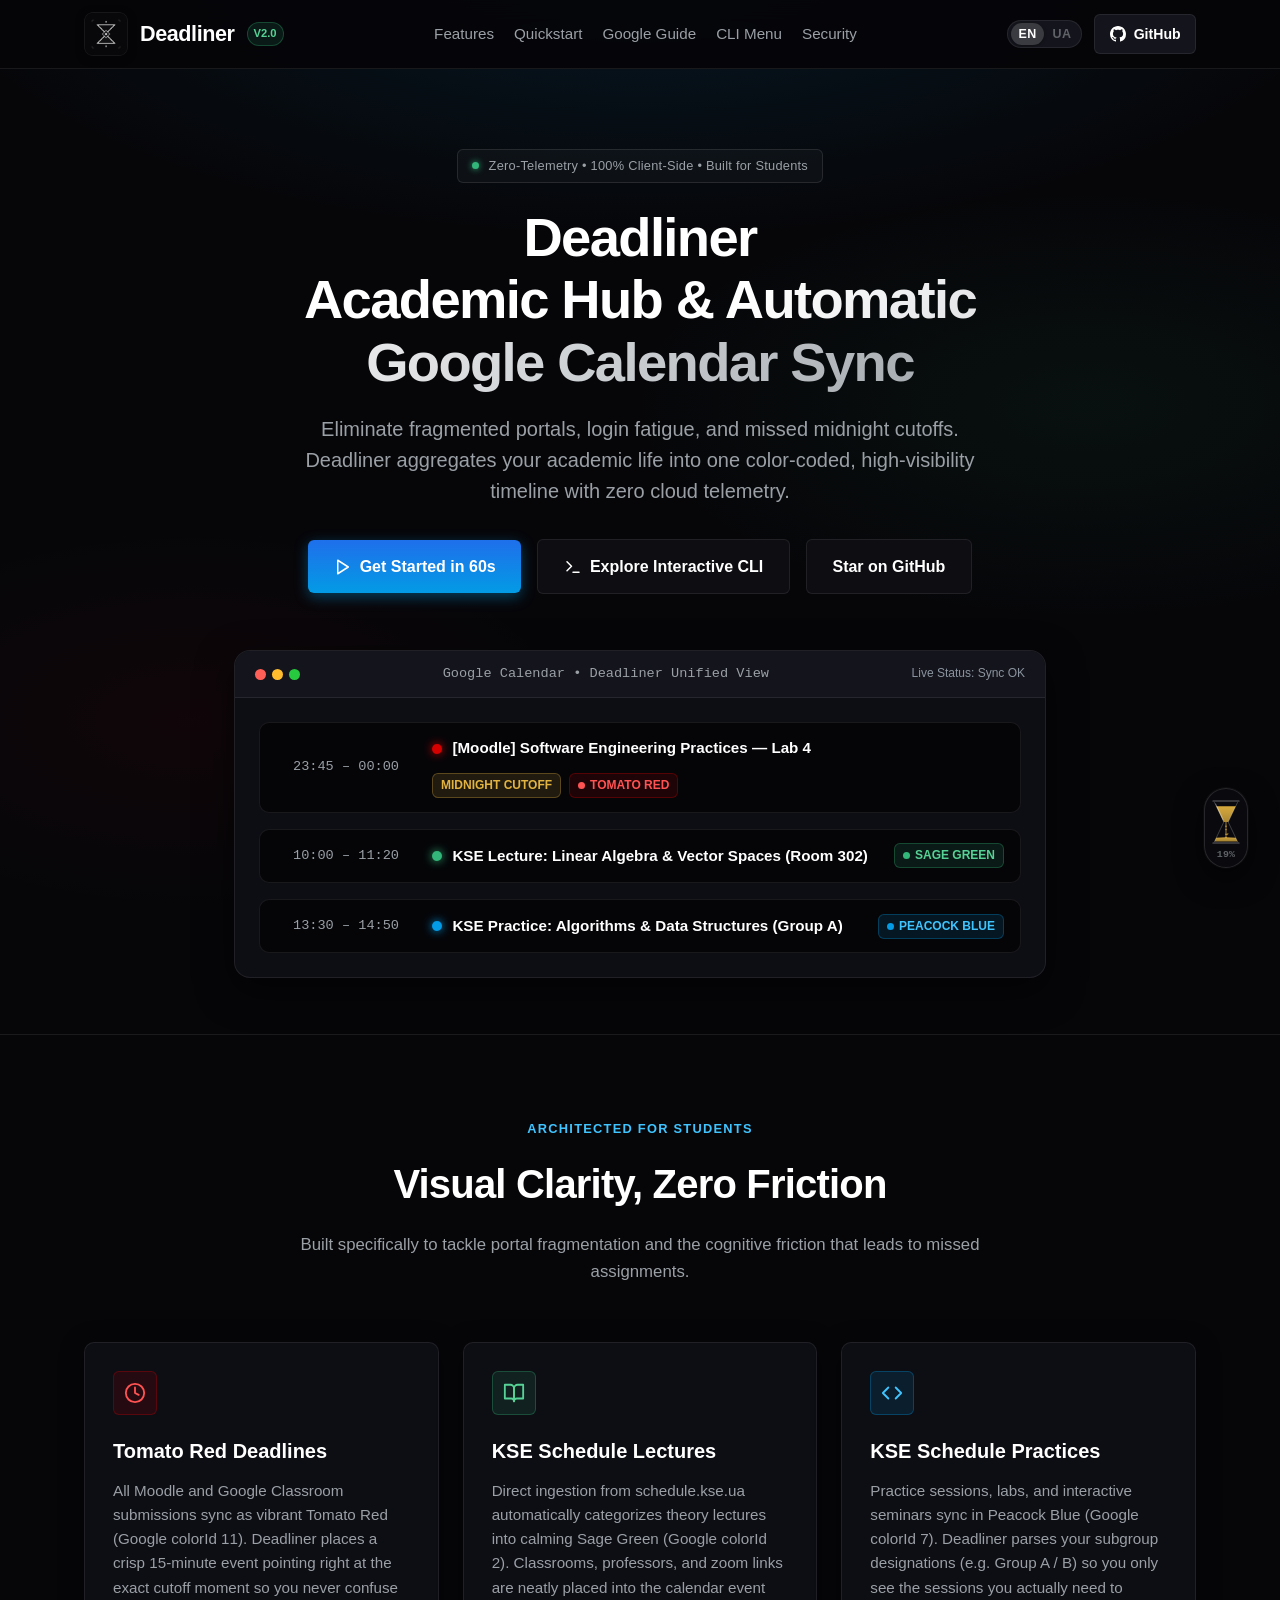
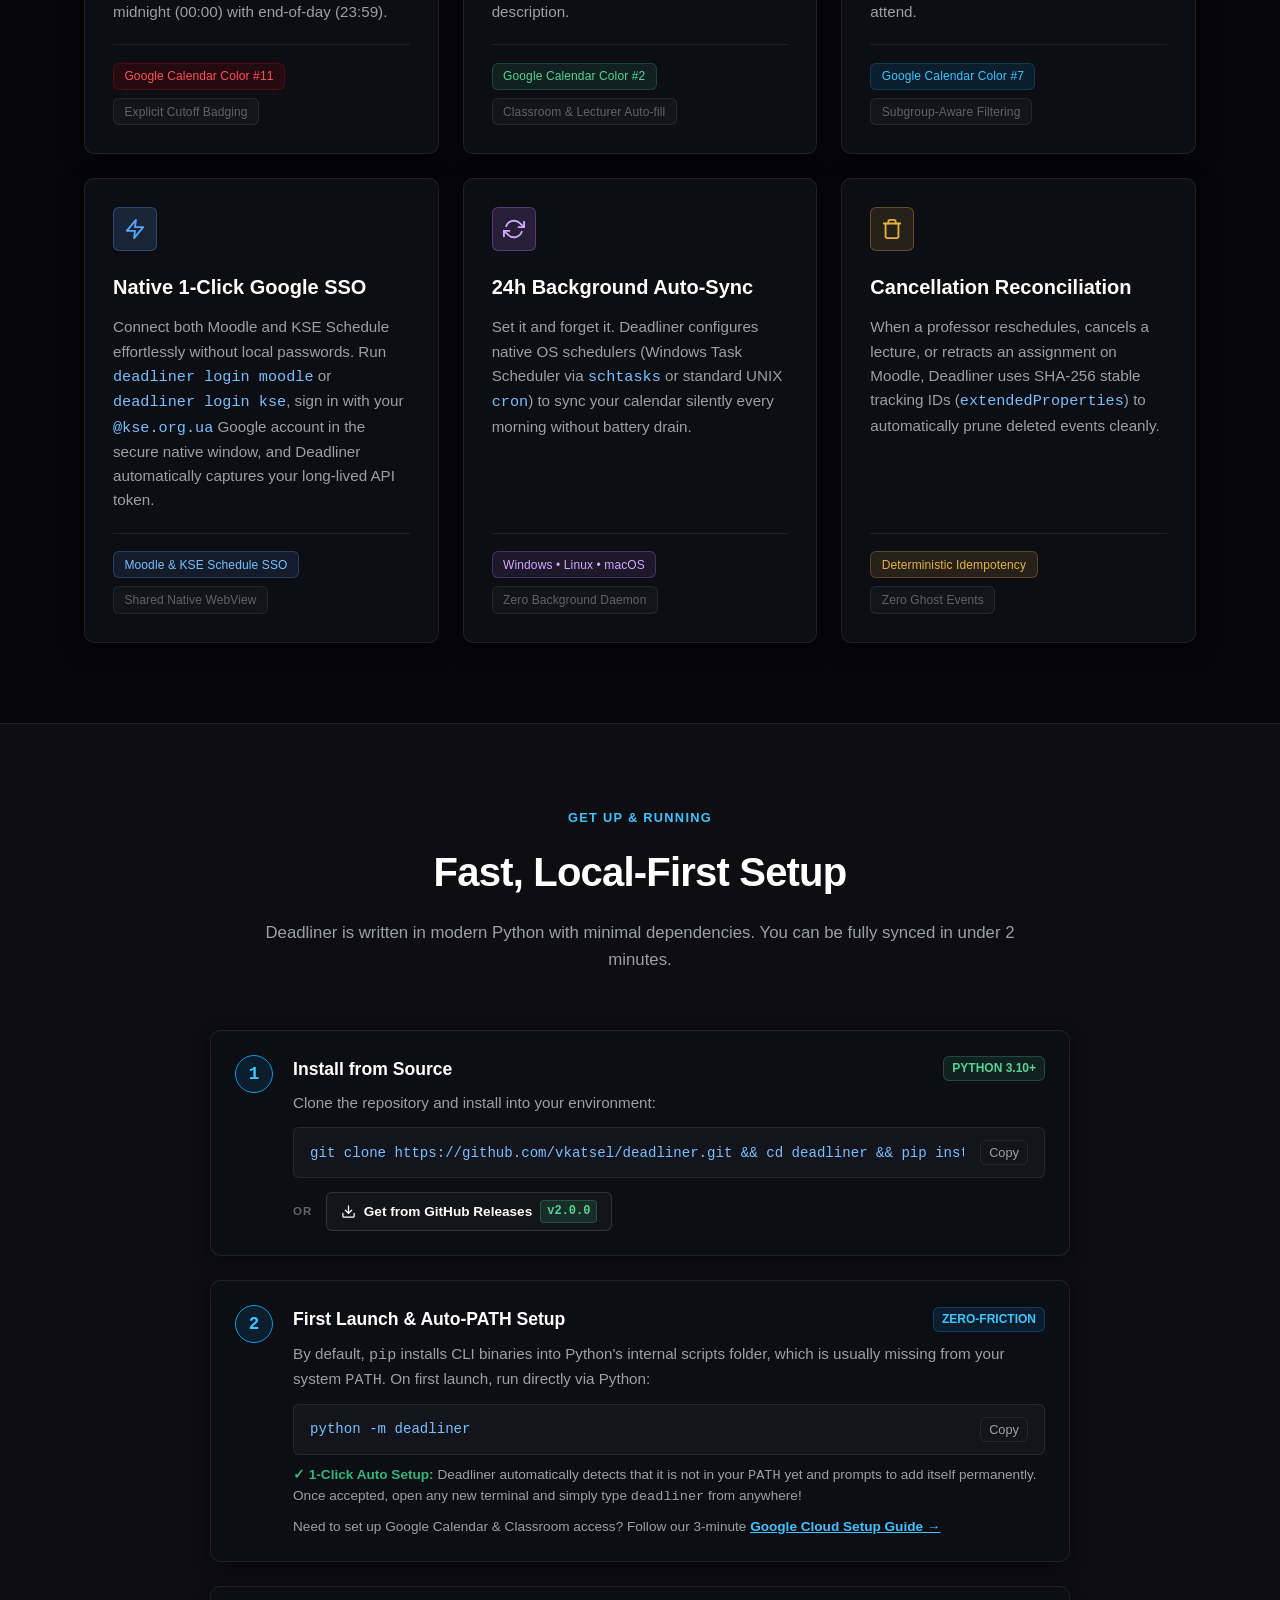
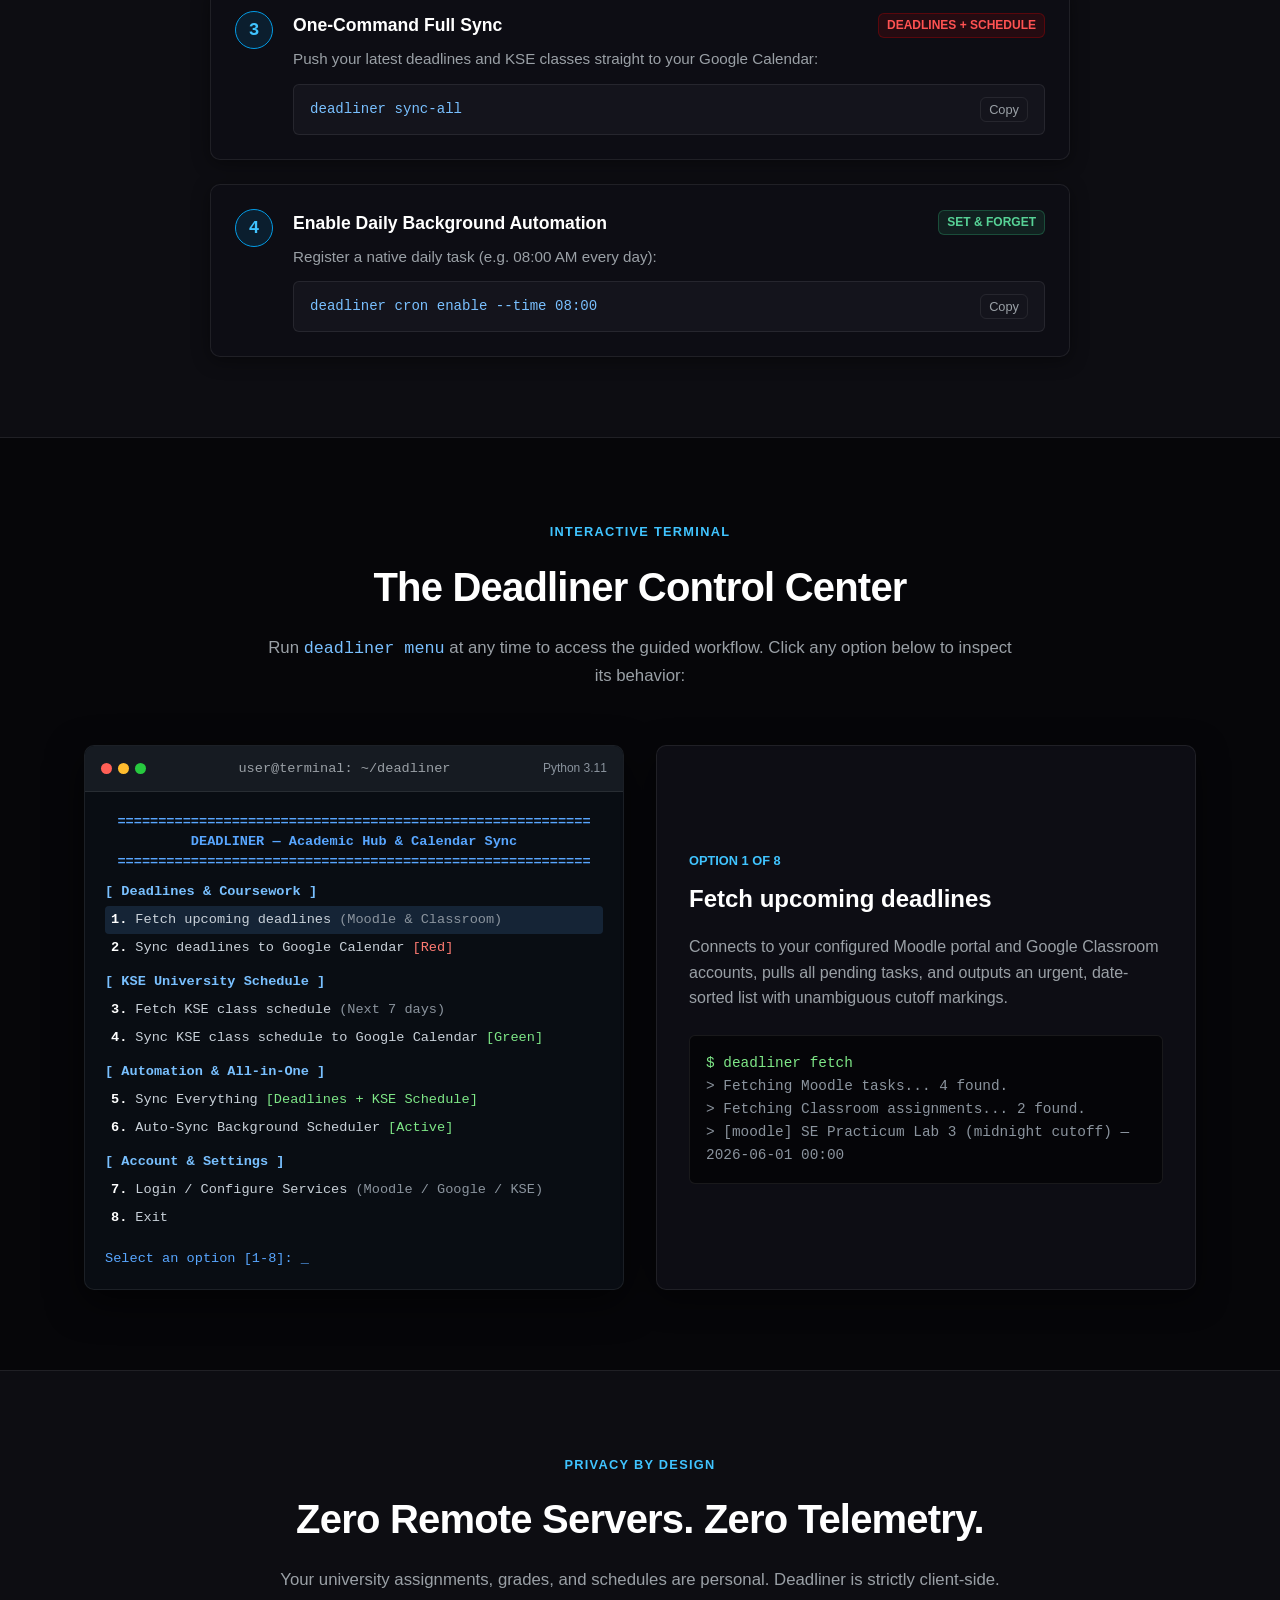
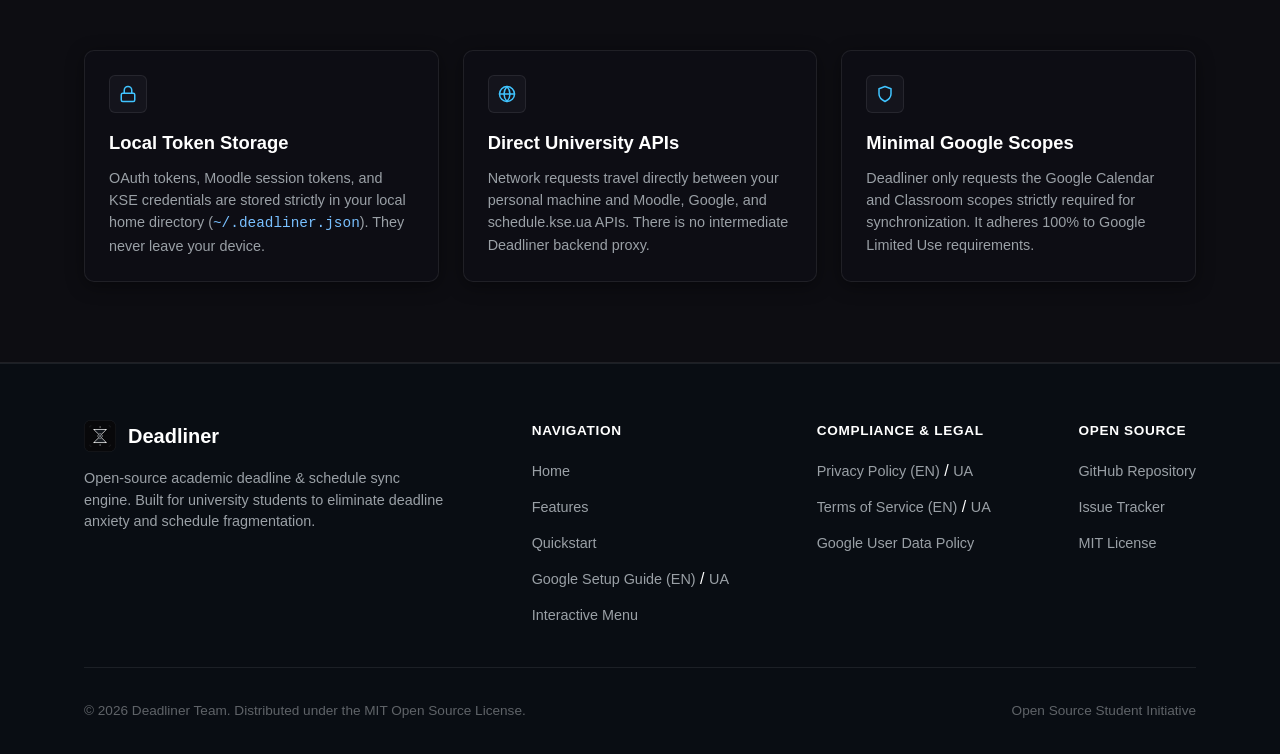
<file: docs/index.html>
<!DOCTYPE html>
<html lang="en">
<head>
  <meta charset="UTF-8">
  <meta name="viewport" content="width=device-width, initial-scale=1.0">
  <title>Deadliner — Academic Hub &amp; Calendar Sync</title>
  <meta name="description" content="Never miss a university deadline again. Automatic sync from Moodle &amp; KSE Schedule directly to your Google Calendar.">
  <link rel="icon" type="image/png" href="assets/logo.png">
  <link rel="stylesheet" href="assets/style.css">
  <meta name="google-site-verification" content="aEbnSVAT5-mh2hJIc8EtZsvRGz0whY2GfawaGZKs8vk" />
</head>
<body>
  <!-- Site Header / Navigation -->
  <header class="site-header">
    <div class="container nav-wrap">
      <a href="index.html" class="brand-link" aria-label="Deadliner Home">
        <img src="assets/logo.png" alt="Deadliner Logo" class="brand-logo" width="44" height="44">
        <span class="brand-title">Deadliner</span>
        <span class="brand-badge">v2.0</span>
      </a>
      <nav class="main-nav" id="mainNav" aria-label="Main Navigation">
        <a href="#features" class="nav-link">Features</a>
        <a href="#quickstart" class="nav-link">Quickstart</a>
        <a href="google_setup_guide.html" class="nav-link">Google Guide</a>
        <a href="#menu-showcase" class="nav-link">CLI Menu</a>
        <a href="#security" class="nav-link">Security</a>
        <div class="nav-mobile-only">
          <a href="privacy.html" class="nav-link">Privacy Policy</a>
          <a href="terms.html" class="nav-link">Terms of Service</a>
        </div>
      </nav>
      <div class="nav-actions">
        <div class="lang-switch" aria-label="Language selection">
          <span class="lang-opt active" aria-current="page">EN</span>
          <a href="uk/index.html" class="lang-opt" title="Українська версія">UA</a>
        </div>
        <a href="https://github.com/vkatsel/deadliner" class="btn-github" target="_blank" rel="noopener noreferrer">
          <svg height="16" width="16" viewBox="0 0 16 16" fill="currentColor" aria-hidden="true">
            <path d="M8 0C3.58 0 0 3.58 0 8c0 3.54 2.29 6.53 5.47 7.59.4.07.55-.17.55-.38 0-.19-.01-.82-.01-1.49-2.01.37-2.53-.49-2.69-.94-.09-.23-.48-.94-.82-1.13-.28-.15-.68-.52-.01-.53.63-.01 1.08.58 1.23.82.72 1.21 1.87.87 2.33.66.07-.52.28-.87.51-1.07-1.78-.2-3.64-.89-3.64-3.95 0-.87.31-1.59.82-2.15-.08-.2-.36-1.02.08-2.12 0 0 .67-.21 2.2.82.64-.18 1.32-.27 2-.27.68 0 1.36.09 2 .27 1.53-1.04 2.2-.82 2.2-.82.44 1.1.16 1.92.08 2.12.51.56.82 1.27.82 2.15 0 3.07-1.87 3.75-3.65 3.95.29.25.54.73.54 1.48 0 1.07-.01 1.93-.01 2.2 0 .21.15.46.55.38A8.013 8.013 0 0016 8c0-4.42-3.58-8-8-8z"></path>
          </svg>
          <span>GitHub</span>
        </a>
        <button class="nav-mobile-toggle" id="navToggle" aria-label="Toggle navigation menu" aria-expanded="false">
          <span></span>
          <span></span>
          <span></span>
        </button>
      </div>
    </div>
  </header>

  <!-- Hero Section -->
  <main>
    <section class="hero-section">
      <div class="container hero-content">
        <div class="hero-pill">
          <span class="dot"></span>
          <span>Zero-Telemetry &bull; 100% Client-Side &bull; Built for Students</span>
        </div>

        <h1 class="hero-title">
          Deadliner<br>
          <span class="gradient-text">Academic Hub &amp; Automatic Google Calendar Sync</span>
        </h1>

        <p class="hero-subtitle">
          Eliminate fragmented portals, login fatigue, and missed midnight cutoffs.
          Deadliner aggregates your academic life into one color-coded, high-visibility timeline with zero cloud telemetry.
        </p>

        <div class="hero-actions">
          <a href="#quickstart" class="btn-primary">
            <svg width="18" height="18" viewBox="0 0 24 24" fill="none" stroke="currentColor" stroke-width="2" stroke-linecap="round" stroke-linejoin="round"><polygon points="5 3 19 12 5 21 5 3"></polygon></svg>
            Get Started in 60s
          </a>
          <a href="#menu-showcase" class="btn-secondary">
            <svg width="18" height="18" viewBox="0 0 24 24" fill="none" stroke="currentColor" stroke-width="2" stroke-linecap="round" stroke-linejoin="round"><polyline points="4 17 10 11 4 5"></polyline><line x1="12" y1="19" x2="20" y2="19"></line></svg>
            Explore Interactive CLI
          </a>
          <a href="https://github.com/vkatsel/deadliner" class="btn-secondary" target="_blank" rel="noopener noreferrer">
            Star on GitHub
          </a>
        </div>

        <!-- Live Calendar Visualization Card -->
        <div class="hero-preview" aria-label="Live Calendar Preview">
          <div class="preview-topbar">
            <div class="window-dots">
              <span class="window-dot dot-red"></span>
              <span class="window-dot dot-yellow"></span>
              <span class="window-dot dot-green"></span>
            </div>
            <span class="preview-title">Google Calendar &bull; Deadliner Unified View</span>
            <span style="font-size: 0.75rem; color: #8b949e;">Live Status: Sync OK</span>
          </div>

          <div class="calendar-mockup">
            <!-- Event 1: Red Deadline -->
            <div class="calendar-row">
              <div class="calendar-time">23:45 – 00:00</div>
              <div class="calendar-event">
                <div class="event-details">
                  <span class="event-indicator indicator-tomato" title="Tomato Red Deadline"></span>
                  <span class="event-title">[Moodle] Software Engineering Practices — Lab 4</span>
                </div>
                <div style="display: flex; gap: 0.5rem; align-items: center;">
                  <span class="badge-tag badge-warning">midnight cutoff</span>
                  <span class="badge-tag badge-tomato"><span class="tag-color-dot" style="background: #ff5252;"></span>Tomato Red</span>
                </div>
              </div>
            </div>

            <!-- Event 2: Green Lecture -->
            <div class="calendar-row">
              <div class="calendar-time">10:00 – 11:20</div>
              <div class="calendar-event">
                <div class="event-details">
                  <span class="event-indicator indicator-sage" title="Sage Green Lecture"></span>
                  <span class="event-title">KSE Lecture: Linear Algebra &amp; Vector Spaces (Room 302)</span>
                </div>
                <div style="display: flex; gap: 0.5rem; align-items: center;">
                  <span class="badge-tag badge-sage"><span class="tag-color-dot" style="background: #33b679;"></span>Sage Green</span>
                </div>
              </div>
            </div>

            <!-- Event 3: Blue Practice -->
            <div class="calendar-row">
              <div class="calendar-time">13:30 – 14:50</div>
              <div class="calendar-event">
                <div class="event-details">
                  <span class="event-indicator indicator-peacock" title="Peacock Blue Practice"></span>
                  <span class="event-title">KSE Practice: Algorithms &amp; Data Structures (Group A)</span>
                </div>
                <div style="display: flex; gap: 0.5rem; align-items: center;">
                  <span class="badge-tag badge-peacock"><span class="tag-color-dot" style="background: #039be5;"></span>Peacock Blue</span>
                </div>
              </div>
            </div>
          </div>
        </div>
      </div>
    </section>

    <!-- Visual Features Section -->
    <section id="features" class="features-section">
      <div class="container">
        <div class="section-header">
          <span class="section-subtitle-badge">Architected for Students</span>
          <h2 class="section-title">Visual Clarity, Zero Friction</h2>
          <p class="section-description">
            Built specifically to tackle portal fragmentation and the cognitive friction that leads to missed assignments.
          </p>
        </div>

        <div class="features-grid">
          <!-- Feature 1: Tomato Red Deadlines -->
          <article class="feature-card card-tomato">
            <div class="feature-icon-wrap">
              <svg viewBox="0 0 24 24" fill="none" stroke="currentColor" stroke-width="2" stroke-linecap="round" stroke-linejoin="round">
                <circle cx="12" cy="12" r="10"></circle>
                <polyline points="12 6 12 12 16 14"></polyline>
              </svg>
            </div>
            <h3 class="feature-title">Tomato Red Deadlines</h3>
            <p class="feature-desc">
              All Moodle and Google Classroom submissions sync as vibrant Tomato Red (Google colorId 11). Deadliner places a crisp 15-minute event pointing right at the exact cutoff moment so you never confuse midnight (00:00) with end-of-day (23:59).
            </p>
            <div class="feature-meta">
              <span>Google Calendar Color #11</span>
              <span>Explicit Cutoff Badging</span>
            </div>
          </article>

          <!-- Feature 2: Sage Green Lectures -->
          <article class="feature-card card-sage">
            <div class="feature-icon-wrap">
              <svg viewBox="0 0 24 24" fill="none" stroke="currentColor" stroke-width="2" stroke-linecap="round" stroke-linejoin="round">
                <path d="M2 3h6a4 4 0 0 1 4 4v14a3 3 0 0 0-3-3H2z"></path>
                <path d="M22 3h-6a4 4 0 0 0-4 4v14a3 3 0 0 1 3-3h7z"></path>
              </svg>
            </div>
            <h3 class="feature-title">KSE Schedule Lectures</h3>
            <p class="feature-desc">
              Direct ingestion from schedule.kse.ua automatically categorizes theory lectures into calming Sage Green (Google colorId 2). Classrooms, professors, and zoom links are neatly placed into the calendar event description.
            </p>
            <div class="feature-meta">
              <span>Google Calendar Color #2</span>
              <span>Classroom &amp; Lecturer Auto-fill</span>
            </div>
          </article>

          <!-- Feature 3: Peacock Blue Practices -->
          <article class="feature-card card-peacock">
            <div class="feature-icon-wrap">
              <svg viewBox="0 0 24 24" fill="none" stroke="currentColor" stroke-width="2" stroke-linecap="round" stroke-linejoin="round">
                <polyline points="16 18 22 12 16 6"></polyline>
                <polyline points="8 6 2 12 8 18"></polyline>
              </svg>
            </div>
            <h3 class="feature-title">KSE Schedule Practices</h3>
            <p class="feature-desc">
              Practice sessions, labs, and interactive seminars sync in Peacock Blue (Google colorId 7). Deadliner parses your subgroup designations (e.g. Group A / B) so you only see the sessions you actually need to attend.
            </p>
            <div class="feature-meta">
              <span>Google Calendar Color #7</span>
              <span>Subgroup-Aware Filtering</span>
            </div>
          </article>

          <!-- Feature 4: Native 1-Click Google SSO Login -->
          <article class="feature-card card-cyan">
            <div class="feature-icon-wrap">
              <svg viewBox="0 0 24 24" fill="none" stroke="currentColor" stroke-width="2" stroke-linecap="round" stroke-linejoin="round">
                <polygon points="13 2 3 14 12 14 11 22 21 10 12 10 13 2"></polygon>
              </svg>
            </div>
            <h3 class="feature-title">Native 1-Click Google SSO</h3>
            <p class="feature-desc">
              Connect both Moodle and KSE Schedule effortlessly without local passwords. Run <code style="color: #79c0ff;">deadliner login moodle</code> or <code style="color: #79c0ff;">deadliner login kse</code>, sign in with your <code style="color: #79c0ff;">@kse.org.ua</code> Google account in the secure native window, and Deadliner automatically captures your long-lived API token.
            </p>
            <div class="feature-meta">
              <span>Moodle &amp; KSE Schedule SSO</span>
              <span>Shared Native WebView</span>
            </div>
          </article>

          <!-- Feature 5: 24h Background Auto-Sync -->
          <article class="feature-card card-purple">
            <div class="feature-icon-wrap">
              <svg viewBox="0 0 24 24" fill="none" stroke="currentColor" stroke-width="2" stroke-linecap="round" stroke-linejoin="round">
                <polyline points="23 4 23 10 17 10"></polyline>
                <polyline points="1 20 1 14 7 14"></polyline>
                <path d="M3.51 9a9 9 0 0 1 14.85-3.36L23 10M1 14l4.64 4.36A9 9 0 0 0 20.49 15"></path>
              </svg>
            </div>
            <h3 class="feature-title">24h Background Auto-Sync</h3>
            <p class="feature-desc">
              Set it and forget it. Deadliner configures native OS schedulers (Windows Task Scheduler via <code style="color: #79c0ff;">schtasks</code> or standard UNIX <code style="color: #79c0ff;">cron</code>) to sync your calendar silently every morning without battery drain.
            </p>
            <div class="feature-meta">
              <span>Windows &bull; Linux &bull; macOS</span>
              <span>Zero Background Daemon</span>
            </div>
          </article>

          <!-- Feature 6: Automatic Cancellation Reconciliation -->
          <article class="feature-card card-amber">
            <div class="feature-icon-wrap">
              <svg viewBox="0 0 24 24" fill="none" stroke="currentColor" stroke-width="2" stroke-linecap="round" stroke-linejoin="round">
                <polyline points="3 6 5 6 21 6"></polyline>
                <path d="M19 6v14a2 2 0 0 1-2 2H7a2 2 0 0 1-2-2V6m3 0V4a2 2 0 0 1 2-2h4a2 2 0 0 1 2 2v2"></path>
              </svg>
            </div>
            <h3 class="feature-title">Cancellation Reconciliation</h3>
            <p class="feature-desc">
              When a professor reschedules, cancels a lecture, or retracts an assignment on Moodle, Deadliner uses SHA-256 stable tracking IDs (<code style="color: #79c0ff;">extendedProperties</code>) to automatically prune deleted events cleanly.
            </p>
            <div class="feature-meta">
              <span>Deterministic Idempotency</span>
              <span>Zero Ghost Events</span>
            </div>
          </article>
        </div>
      </div>
    </section>

    <!-- Quickstart / Installation Guide -->
    <section id="quickstart" class="quickstart-section">
      <div class="container">
        <div class="section-header">
          <span class="section-subtitle-badge">Get Up &amp; Running</span>
          <h2 class="section-title">Fast, Local-First Setup</h2>
          <p class="section-description">
            Deadliner is written in modern Python with minimal dependencies. You can be fully synced in under 2 minutes.
          </p>
        </div>

        <div class="steps-list">
          <!-- Step 1 -->
          <div class="step-item">
            <div class="step-num">1</div>
            <div class="step-body">
              <div class="step-header">
                <h3 class="step-title">Install from Source</h3>
                <span class="badge-tag badge-sage">Python 3.10+</span>
              </div>
              <p class="step-desc">Clone the repository and install into your environment:</p>
              <div class="code-box">
                <code>git clone https://github.com/vkatsel/deadliner.git &amp;&amp; cd deadliner &amp;&amp; pip install -e .</code>
                <button class="btn-copy" onclick="copyCode(this, 'git clone https://github.com/vkatsel/deadliner.git && cd deadliner && pip install -e .')">Copy</button>
              </div>
              <div class="install-alt-wrap">
                <span class="or-separator">OR</span>
                <a href="https://github.com/vkatsel/deadliner/releases/latest" class="btn-release" target="_blank" rel="noopener noreferrer">
                  <svg width="15" height="15" viewBox="0 0 24 24" fill="none" stroke="currentColor" stroke-width="2" stroke-linecap="round" stroke-linejoin="round"><path d="M21 15v4a2 2 0 0 1-2 2H5a2 2 0 0 1-2-2v-4"></path><polyline points="7 10 12 15 17 10"></polyline><line x1="12" y1="15" x2="12" y2="3"></line></svg>
                  <span>Get from GitHub Releases</span>
                  <span class="release-tag-badge">v2.0.0</span>
                </a>
              </div>
            </div>
          </div>

          <!-- Step 2 -->
          <div class="step-item">
            <div class="step-num">2</div>
            <div class="step-body">
              <div class="step-header">
                <h3 class="step-title">First Launch &amp; Auto-PATH Setup</h3>
                <span class="badge-tag badge-peacock">Zero-Friction</span>
              </div>
              <p class="step-desc">
                By default, <code>pip</code> installs CLI binaries into Python's internal scripts folder, which is usually missing from your system <code>PATH</code>. On first launch, run directly via Python:
              </p>
              <div class="code-box">
                <code>python -m deadliner</code>
                <button class="btn-copy" onclick="copyCode(this, 'python -m deadliner')">Copy</button>
              </div>
              <p style="margin-top: 0.6rem; font-size: 0.85rem; color: var(--text-secondary); line-height: 1.5;">
                <span style="color: #33b679; font-weight: 600;">✓ 1-Click Auto Setup:</span> Deadliner automatically detects that it is not in your <code>PATH</code> yet and prompts to add itself permanently. Once accepted, open any new terminal and simply type <code>deadliner</code> from anywhere!
              </p>
              <p style="margin-top: 0.5rem; font-size: 0.85rem; color: var(--text-secondary);">
                Need to set up Google Calendar &amp; Classroom access? Follow our 3-minute 
                <a href="google_setup_guide.html" style="color: var(--color-peacock-light); text-decoration: underline; font-weight: 600;">Google Cloud Setup Guide &rarr;</a>
              </p>
            </div>
          </div>

          <!-- Step 3 -->
          <div class="step-item">
            <div class="step-num">3</div>
            <div class="step-body">
              <div class="step-header">
                <h3 class="step-title">One-Command Full Sync</h3>
                <span class="badge-tag badge-tomato">Deadlines + Schedule</span>
              </div>
              <p class="step-desc">Push your latest deadlines and KSE classes straight to your Google Calendar:</p>
              <div class="code-box">
                <code>deadliner sync-all</code>
                <button class="btn-copy" onclick="copyCode(this, 'deadliner sync-all')">Copy</button>
              </div>
            </div>
          </div>

          <!-- Step 4 -->
          <div class="step-item">
            <div class="step-num">4</div>
            <div class="step-body">
              <div class="step-header">
                <h3 class="step-title">Enable Daily Background Automation</h3>
                <span class="badge-tag badge-sage">Set &amp; Forget</span>
              </div>
              <p class="step-desc">Register a native daily task (e.g. 08:00 AM every day):</p>
              <div class="code-box">
                <code>deadliner cron enable --time 08:00</code>
                <button class="btn-copy" onclick="copyCode(this, 'deadliner cron enable --time 08:00')">Copy</button>
              </div>
            </div>
          </div>
        </div>
      </div>
    </section>

    <!-- Interactive Menu Showcase -->
    <section id="menu-showcase" class="menu-section">
      <div class="container">
        <div class="section-header">
          <span class="section-subtitle-badge">Interactive Terminal</span>
          <h2 class="section-title">The Deadliner Control Center</h2>
          <p class="section-description">
            Run <code style="color: #79c0ff;">deadliner menu</code> at any time to access the guided workflow. Click any option below to inspect its behavior:
          </p>
        </div>

        <div class="menu-layout">
          <!-- Terminal View -->
          <div class="terminal-window">
            <div class="terminal-header">
              <div class="window-dots">
                <span class="window-dot dot-red"></span>
                <span class="window-dot dot-yellow"></span>
                <span class="window-dot dot-green"></span>
              </div>
              <span class="preview-title">user@terminal: ~/deadliner</span>
              <span style="font-size: 0.75rem; color: #8b949e;">Python 3.11</span>
            </div>

            <div class="terminal-body" id="terminal-options">
              <div class="terminal-title-bar">==========================================================<br>DEADLINER — Academic Hub &amp; Calendar Sync<br>==========================================================</div>

              <div class="term-section-header">[ Deadlines &amp; Coursework ]</div>
              <div class="term-opt active" data-opt="1" onclick="selectOption('1')">
                <span class="num">1.</span>
                <span class="text">Fetch upcoming deadlines</span>
                <span class="badge-dim">(Moodle &amp; Classroom)</span>
              </div>
              <div class="term-opt" data-opt="2" onclick="selectOption('2')">
                <span class="num">2.</span>
                <span class="text">Sync deadlines to Google Calendar</span>
                <span class="badge-red">[Red]</span>
              </div>

              <div class="term-section-header">[ KSE University Schedule ]</div>
              <div class="term-opt" data-opt="3" onclick="selectOption('3')">
                <span class="num">3.</span>
                <span class="text">Fetch KSE class schedule</span>
                <span class="badge-dim">(Next 7 days)</span>
              </div>
              <div class="term-opt" data-opt="4" onclick="selectOption('4')">
                <span class="num">4.</span>
                <span class="text">Sync KSE class schedule to Google Calendar</span>
                <span class="badge-green">[Green]</span>
              </div>

              <div class="term-section-header">[ Automation &amp; All-in-One ]</div>
              <div class="term-opt" data-opt="5" onclick="selectOption('5')">
                <span class="num">5.</span>
                <span class="text">Sync Everything</span>
                <span class="badge-green">[Deadlines + KSE Schedule]</span>
              </div>
              <div class="term-opt" data-opt="6" onclick="selectOption('6')">
                <span class="num">6.</span>
                <span class="text">Auto-Sync Background Scheduler</span>
                <span class="badge-green">[Active]</span>
              </div>

              <div class="term-section-header">[ Account &amp; Settings ]</div>
              <div class="term-opt" data-opt="7" onclick="selectOption('7')">
                <span class="num">7.</span>
                <span class="text">Login / Configure Services</span>
                <span class="badge-dim">(Moodle / Google / KSE)</span>
              </div>
              <div class="term-opt" data-opt="8" onclick="selectOption('8')">
                <span class="num">8.</span>
                <span class="text">Exit</span>
              </div>

              <div style="margin-top: 1rem; color: #58a6ff;">Select an option [1-8]: <span id="term-input-cursor">_</span></div>
            </div>
          </div>

          <!-- Inspector View -->
          <div class="menu-inspector">
            <span class="inspector-tag" id="inspector-badge">OPTION 1 OF 8</span>
            <h3 class="inspector-title" id="inspector-title">Fetch upcoming deadlines</h3>
            <p class="inspector-desc" id="inspector-desc">
              Connects to your configured Moodle portal and Google Classroom accounts, pulls all pending tasks, and outputs an urgent, date-sorted list with unambiguous cutoff markings.
            </p>
            <div class="inspector-cmd-preview" id="inspector-cmd">
              $ deadliner fetch<br>
              <span style="color: #8b949e;">&gt; Fetching Moodle tasks... 4 found.<br>&gt; Fetching Classroom assignments... 2 found.<br>&gt; [moodle] SE Practicum Lab 3 (midnight cutoff) — 2026-06-01 00:00</span>
            </div>
          </div>
        </div>
      </div>
    </section>

    <!-- Local-First & Zero-Knowledge Architecture -->
    <section id="security" class="security-section">
      <div class="container">
        <div class="section-header">
          <span class="section-subtitle-badge">Privacy By Design</span>
          <h2 class="section-title">Zero Remote Servers. Zero Telemetry.</h2>
          <p class="section-description">
            Your university assignments, grades, and schedules are personal. Deadliner is strictly client-side.
          </p>
        </div>

        <div class="security-grid">
          <div class="security-card">
            <div class="sec-icon-wrap">
              <svg viewBox="0 0 24 24" fill="none" stroke="currentColor" stroke-width="2" stroke-linecap="round" stroke-linejoin="round">
                <rect x="3" y="11" width="18" height="11" rx="2" ry="2"></rect>
                <path d="M7 11V7a5 5 0 0 1 10 0v4"></path>
              </svg>
            </div>
            <h3>Local Token Storage</h3>
            <p>
              OAuth tokens, Moodle session tokens, and KSE credentials are stored strictly in your local home directory (<code style="color: #79c0ff;">~/.deadliner.json</code>). They never leave your device.
            </p>
          </div>

          <div class="security-card">
            <div class="sec-icon-wrap">
              <svg viewBox="0 0 24 24" fill="none" stroke="currentColor" stroke-width="2" stroke-linecap="round" stroke-linejoin="round">
                <circle cx="12" cy="12" r="10"></circle>
                <line x1="2" y1="12" x2="22" y2="12"></line>
                <path d="M12 2a15.3 15.3 0 0 1 4 10 15.3 15.3 0 0 1-4 10 15.3 15.3 0 0 1-4-10 15.3 15.3 0 0 1 4-10z"></path>
              </svg>
            </div>
            <h3>Direct University APIs</h3>
            <p>
              Network requests travel directly between your personal machine and Moodle, Google, and schedule.kse.ua APIs. There is no intermediate Deadliner backend proxy.
            </p>
          </div>

          <div class="security-card">
            <div class="sec-icon-wrap">
              <svg viewBox="0 0 24 24" fill="none" stroke="currentColor" stroke-width="2" stroke-linecap="round" stroke-linejoin="round">
                <path d="M12 22s8-4 8-10V5l-8-3-8 3v7c0 6 8 10 8 10z"></path>
              </svg>
            </div>
            <h3>Minimal Google Scopes</h3>
            <p>
              Deadliner only requests the Google Calendar and Classroom scopes strictly required for synchronization. It adheres 100% to Google Limited Use requirements.
            </p>
          </div>
        </div>
      </div>
    </section>
  </main>

  <!-- Site Footer -->
  <footer class="site-footer">
    <div class="container">
      <div class="footer-top">
        <div class="footer-brand">
          <div class="footer-logo-row">
            <img src="assets/logo.png" alt="Deadliner Logo" width="32" height="32" style="border-radius: 4px;">
            <span class="footer-brand-title">Deadliner</span>
          </div>
          <p class="footer-tagline">
            Open-source academic deadline &amp; schedule sync engine. Built for university students to eliminate deadline anxiety and schedule fragmentation.
          </p>
        </div>

        <div class="footer-nav-col">
          <h4>Navigation</h4>
          <ul>
            <li><a href="index.html">Home</a></li>
            <li><a href="#features">Features</a></li>
            <li><a href="#quickstart">Quickstart</a></li>
            <li><a href="google_setup_guide.html">Google Setup Guide (EN)</a> / <a href="uk/google_setup_guide.html">UA</a></li>
            <li><a href="#menu-showcase">Interactive Menu</a></li>
          </ul>
        </div>

        <div class="footer-nav-col">
          <h4>Compliance &amp; Legal</h4>
          <ul>
            <li><a href="privacy.html">Privacy Policy (EN)</a> / <a href="uk/privacy.html">UA</a></li>
            <li><a href="terms.html">Terms of Service (EN)</a> / <a href="uk/terms.html">UA</a></li>
            <li><a href="https://developers.google.com/terms/api-services-user-data-policy" target="_blank" rel="noopener noreferrer">Google User Data Policy</a></li>
          </ul>
        </div>

        <div class="footer-nav-col">
          <h4>Open Source</h4>
          <ul>
            <li><a href="https://github.com/vkatsel/deadliner" target="_blank" rel="noopener noreferrer">GitHub Repository</a></li>
            <li><a href="https://github.com/vkatsel/deadliner/issues" target="_blank" rel="noopener noreferrer">Issue Tracker</a></li>
            <li><a href="https://github.com/vkatsel/deadliner/blob/main/LICENSE" target="_blank" rel="noopener noreferrer">MIT License</a></li>
          </ul>
        </div>
      </div>

      <div class="footer-bottom">
        <div>&copy; 2026 Deadliner Team. Distributed under the MIT Open Source License.</div>
        <div>Open Source Student Initiative</div>
      </div>
    </div>
  </footer>

  <!-- Interactive Menu Script & Copy Utilities -->
  <script>
    const optionData = {
      "1": {
        badge: "OPTION 1 OF 8",
        title: "Fetch upcoming deadlines",
        desc: "Connects to your configured Moodle portal and Google Classroom accounts, pulls all pending tasks, and outputs an urgent, date-sorted list with unambiguous cutoff markings.",
        cmd: "$ deadliner fetch\n> [moodle] SE Practicum Lab 3 (midnight cutoff) — 2026-06-01 00:00\n> [classroom] Microeconomics Quiz 2 — 2026-06-02 18:00\n6 deadlines found."
      },
      "2": {
        badge: "OPTION 2 OF 8",
        title: "Sync deadlines to Google Calendar",
        desc: "Pushes your aggregated Moodle & Google Classroom deadlines directly into Google Calendar as impossible-to-miss Tomato Red (#d50000) events anchored 15 minutes before the due date.",
        cmd: "$ deadliner sync\n> Synchronizing deadlines to Google Calendar...\n> Created 3 new events [Tomato Red]\n> Updated 1 existing event\n> 0 errors. Sync complete."
      },
      "3": {
        badge: "OPTION 3 OF 8",
        title: "Fetch KSE class schedule",
        desc: "Pulls your upcoming class schedule directly from schedule.kse.ua for the next 7 days, showing discipline, professor, room, and subgroup allocation.",
        cmd: "$ deadliner schedule fetch --days 7\n> 2026-06-01 | 10:00-11:20 | Linear Algebra (Lecture) | Room 302\n> 2026-06-01 | 13:30-14:50 | Algorithms (Practice Group A) | Room 204"
      },
      "4": {
        badge: "OPTION 4 OF 8",
        title: "Sync KSE class schedule to Google Calendar",
        desc: "Pushes your university schedule into Google Calendar with visual distinction: Lectures in Sage Green (#33b679) and Practices in Peacock Blue (#039be5).",
        cmd: "$ deadliner schedule sync --days 7\n> Syncing KSE schedule (7 days)...\n> Synced 12 classes (8 Lectures [Green], 4 Practices [Blue]).\n> Reconciled canceled classes."
      },
      "5": {
        badge: "OPTION 5 OF 8",
        title: "Sync Everything (All-in-One)",
        desc: "The ultimate one-step command: fetches and updates all deadlines from Moodle & Classroom in Red, plus all KSE lectures in Green and practices in Blue, reconciling cancellations.",
        cmd: "$ deadliner sync-all\n> [1/2] Syncing deadlines... 5 events updated.\n> [2/2] Syncing schedule... 14 events updated.\n> All systems synchronized cleanly."
      },
      "6": {
        badge: "OPTION 6 OF 8",
        title: "Auto-Sync Background Scheduler",
        desc: "Configures or monitors 24h background synchronization using native OS task managers (Windows Task Scheduler or UNIX cron) at your preferred daily time (default 08:00).",
        cmd: "$ deadliner cron status\n> Daily Auto-Sync: ENABLED\n> Scheduled Time: 08:00 daily\n> Next Run: Tomorrow at 08:00 AM\n> Log: ~/.deadliner/sync.log"
      },
      "7": {
        badge: "OPTION 7 OF 8",
        title: "Login / Configure Services",
        desc: "Manage authentication tokens with native Google SSO WebView login for Moodle (teaching.kse.org.ua) and KSE Schedule (schedule.kse.ua), plus browser OAuth for Google Calendar and Classroom.",
        cmd: "$ deadliner login moodle\n> Native secure window opened to teaching.kse.org.ua\n> Google SSO completed in native window\n> Moodle token verified! Saved to ~/.deadliner.json."
      },
      "8": {
        badge: "OPTION 8 OF 8",
        title: "Exit",
        desc: "Closes the interactive CLI menu safely, preserving all active background schedules and cached configurations.",
        cmd: "$ deadliner menu\n> Selection: 8\n> Goodbye!"
      }
    };

    function selectOption(optNum) {
      document.querySelectorAll('.term-opt').forEach(el => el.classList.remove('active'));
      const activeEl = document.querySelector(`.term-opt[data-opt="${optNum}"]`);
      if (activeEl) activeEl.classList.add('active');

      const data = optionData[optNum];
      if (data) {
        document.getElementById('inspector-badge').textContent = data.badge;
        document.getElementById('inspector-title').textContent = data.title;
        document.getElementById('inspector-desc').textContent = data.desc;
        document.getElementById('inspector-cmd').innerHTML = data.cmd.replace(/\n/g, '<br>');
        document.getElementById('term-input-cursor').textContent = optNum;
      }
    }

    function copyCode(btn, text) {
      navigator.clipboard.writeText(text).then(() => {
        const orig = btn.textContent;
        btn.textContent = 'Copied!';
        btn.style.color = '#7ee787';
        setTimeout(() => {
          btn.textContent = orig;
          btn.style.color = '';
        }, 2000);
      });
    }

    const navToggle = document.getElementById('navToggle');
    const mainNav = document.getElementById('mainNav');
    if (navToggle && mainNav) {
      navToggle.addEventListener('click', () => {
        const isOpen = mainNav.classList.toggle('open');
        navToggle.classList.toggle('active', isOpen);
        navToggle.setAttribute('aria-expanded', isOpen);
      });
      mainNav.querySelectorAll('a').forEach(link => {
        link.addEventListener('click', () => {
          mainNav.classList.remove('open');
          navToggle.classList.remove('active');
          navToggle.setAttribute('aria-expanded', 'false');
        });
      });
    }
  </script>
  <!-- Interactive Kinetic Sand & Hourglass Animation Engine -->
  <script src="assets/sand_timer.js" defer></script>
</body>
</html>
</file>
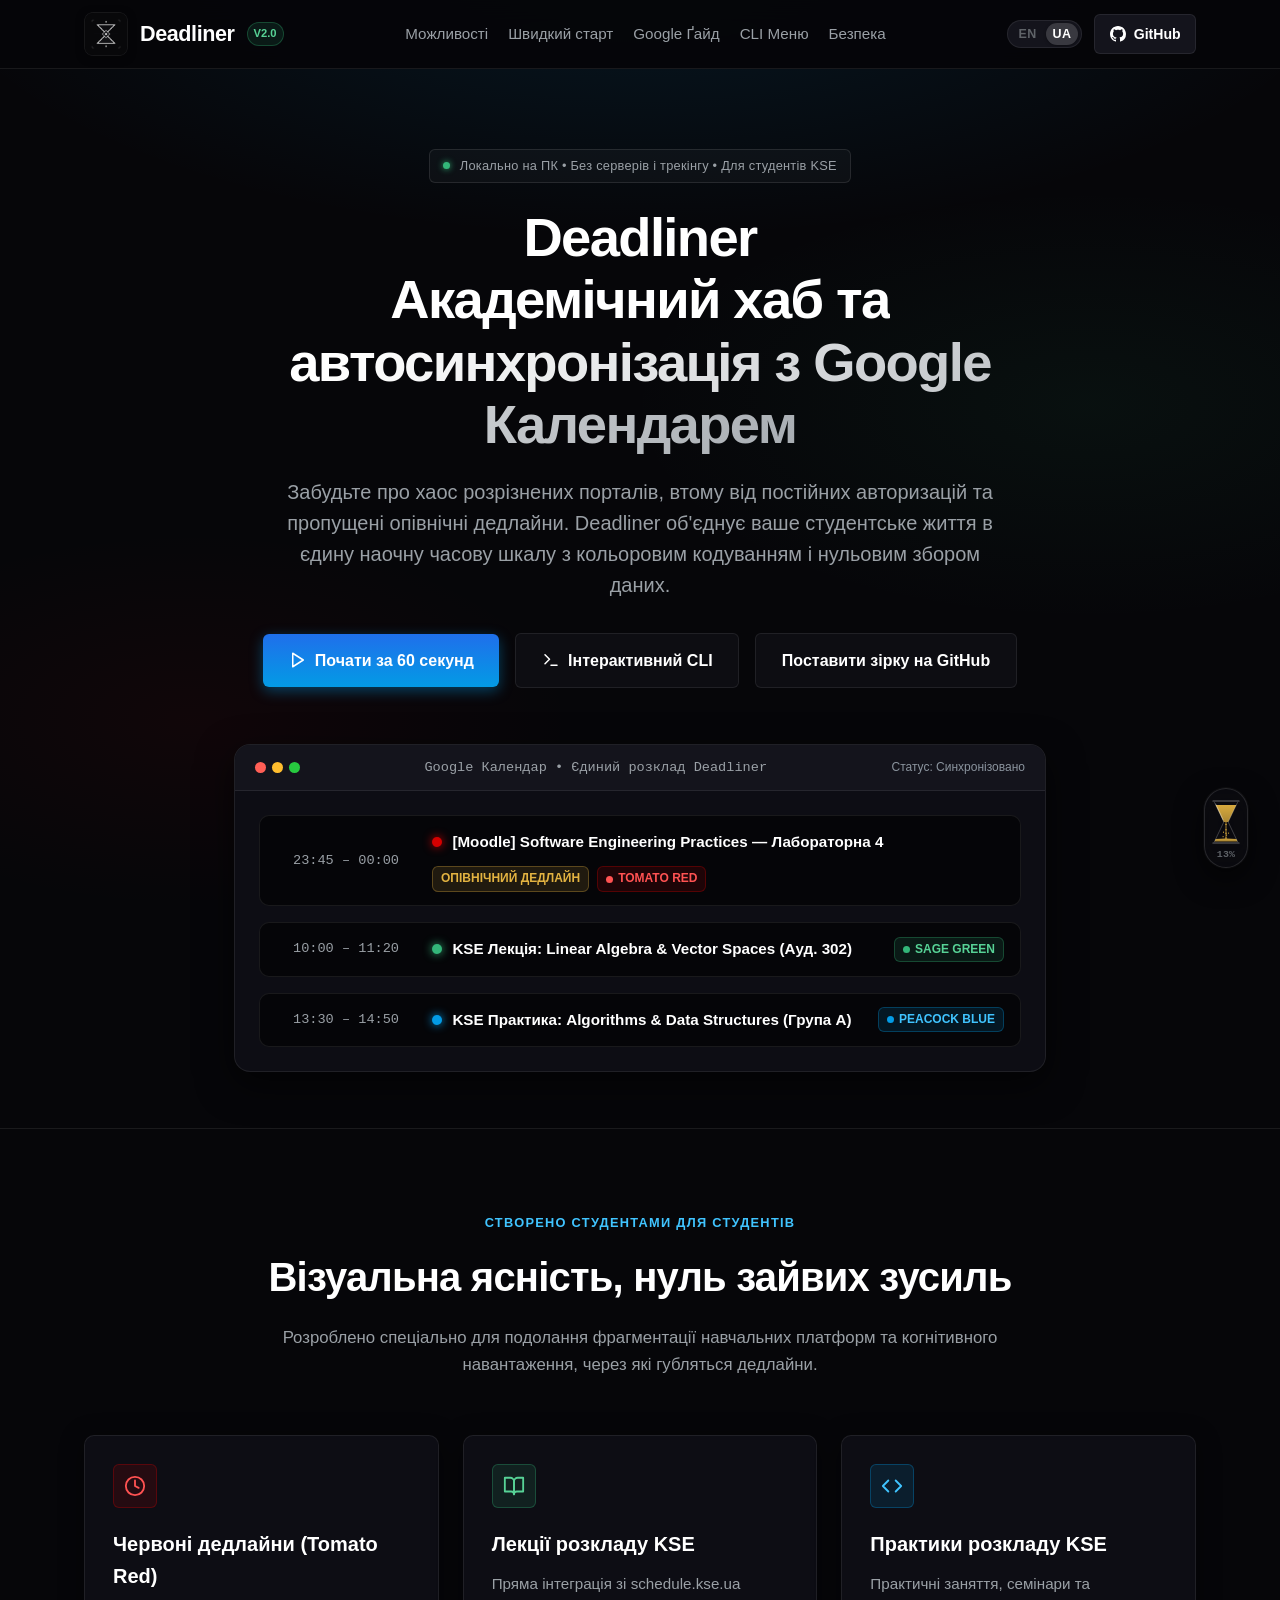
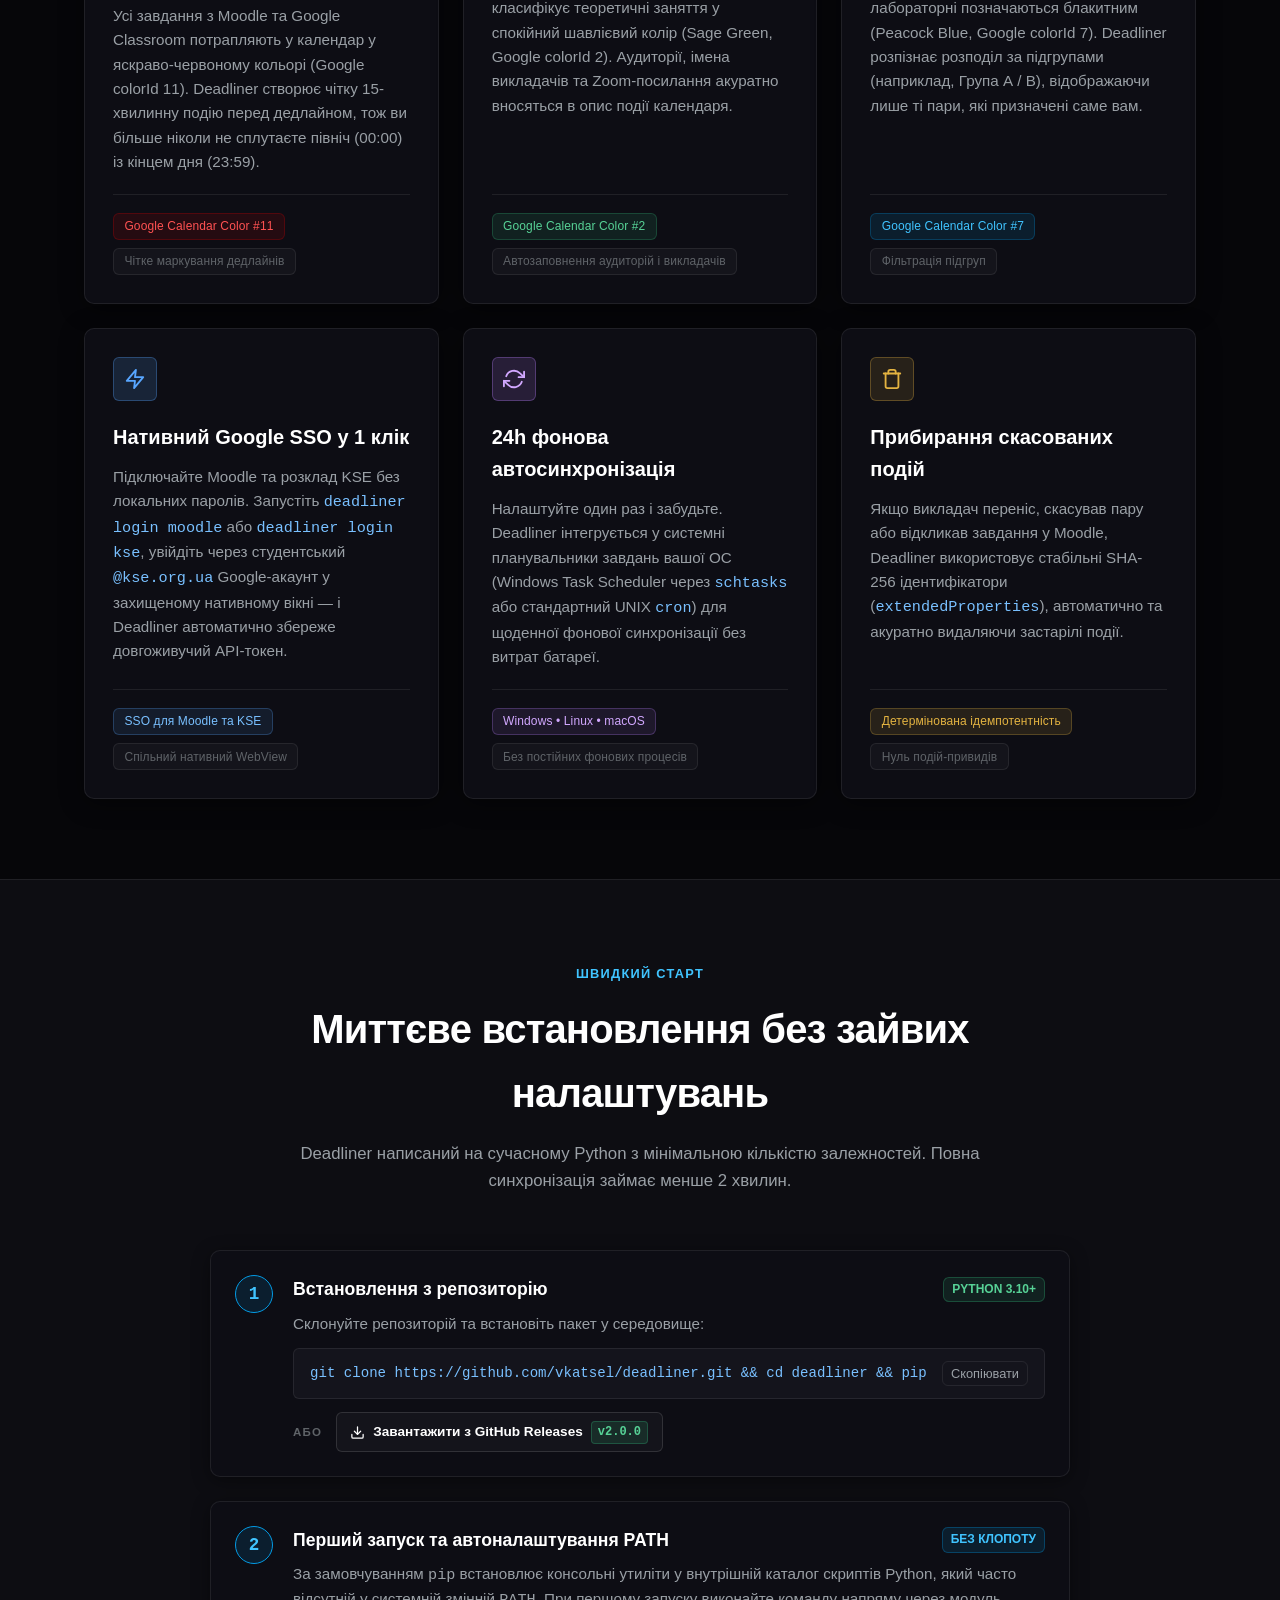
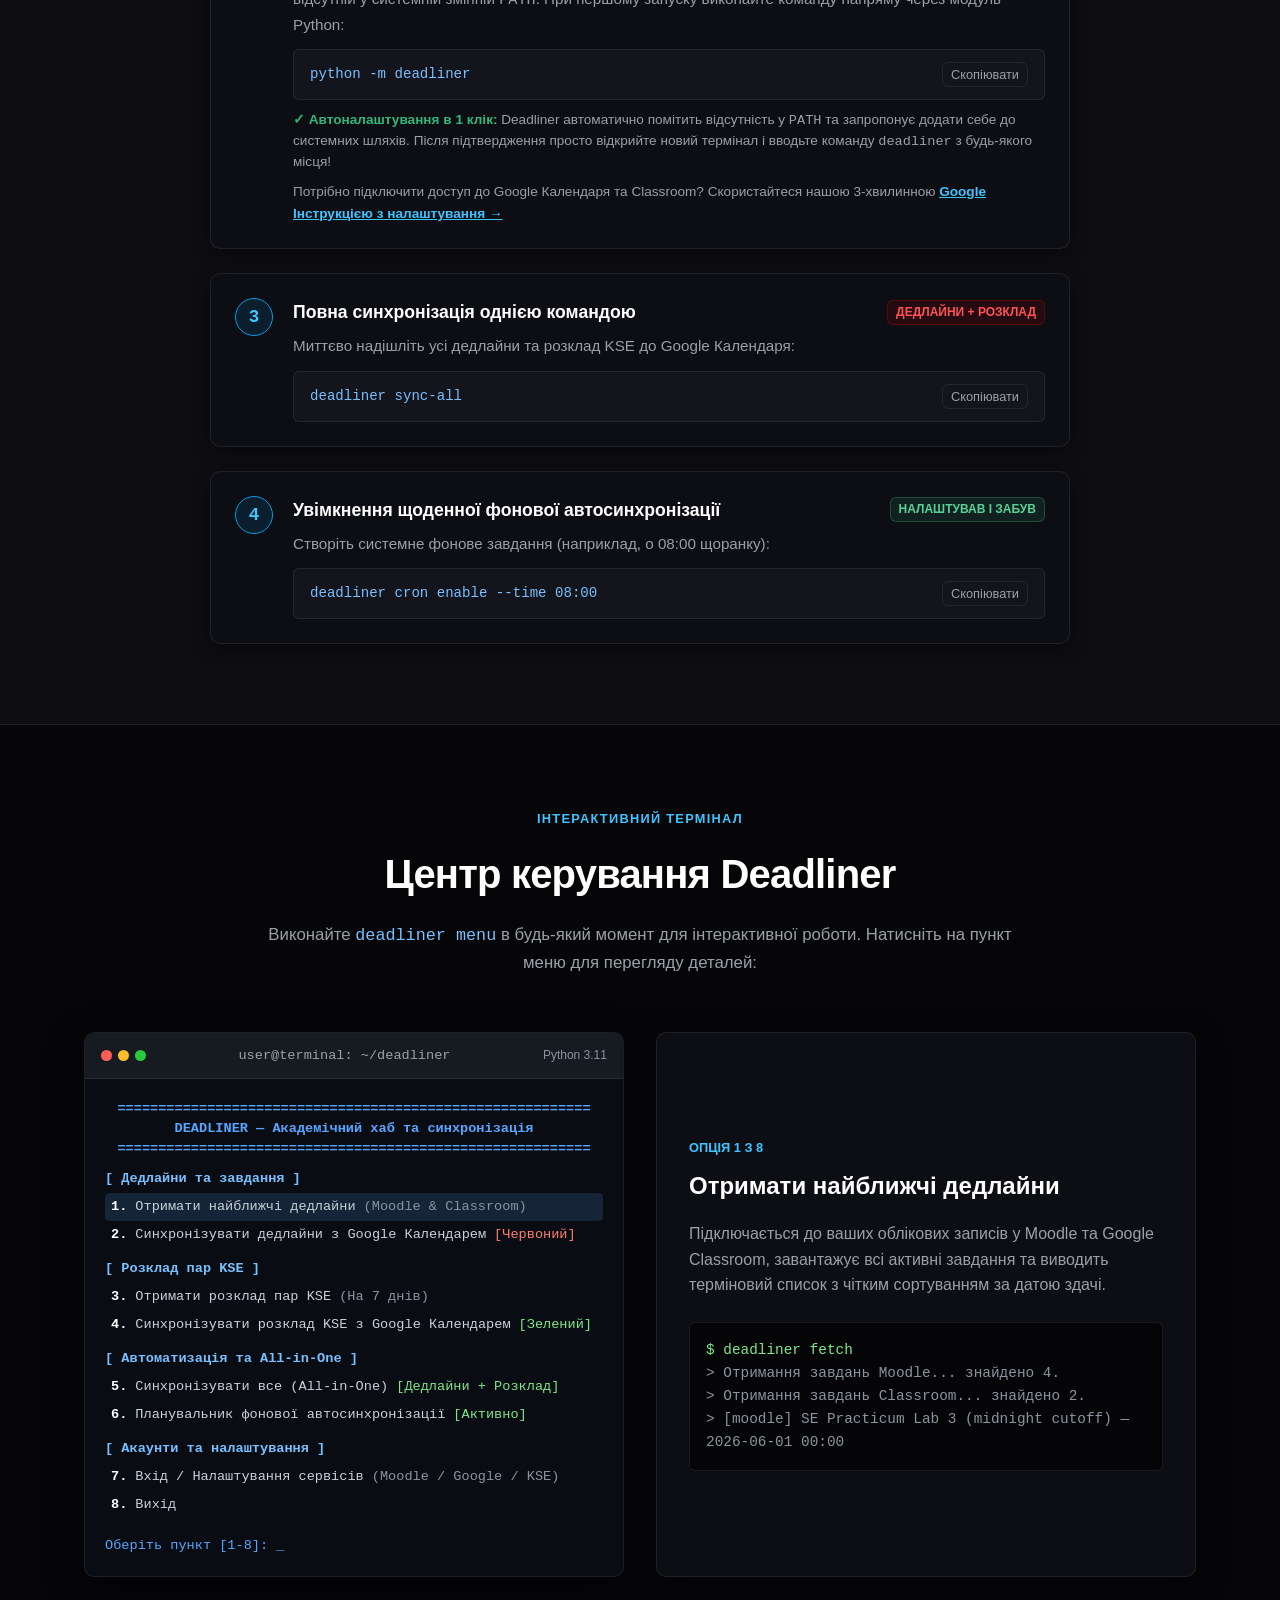
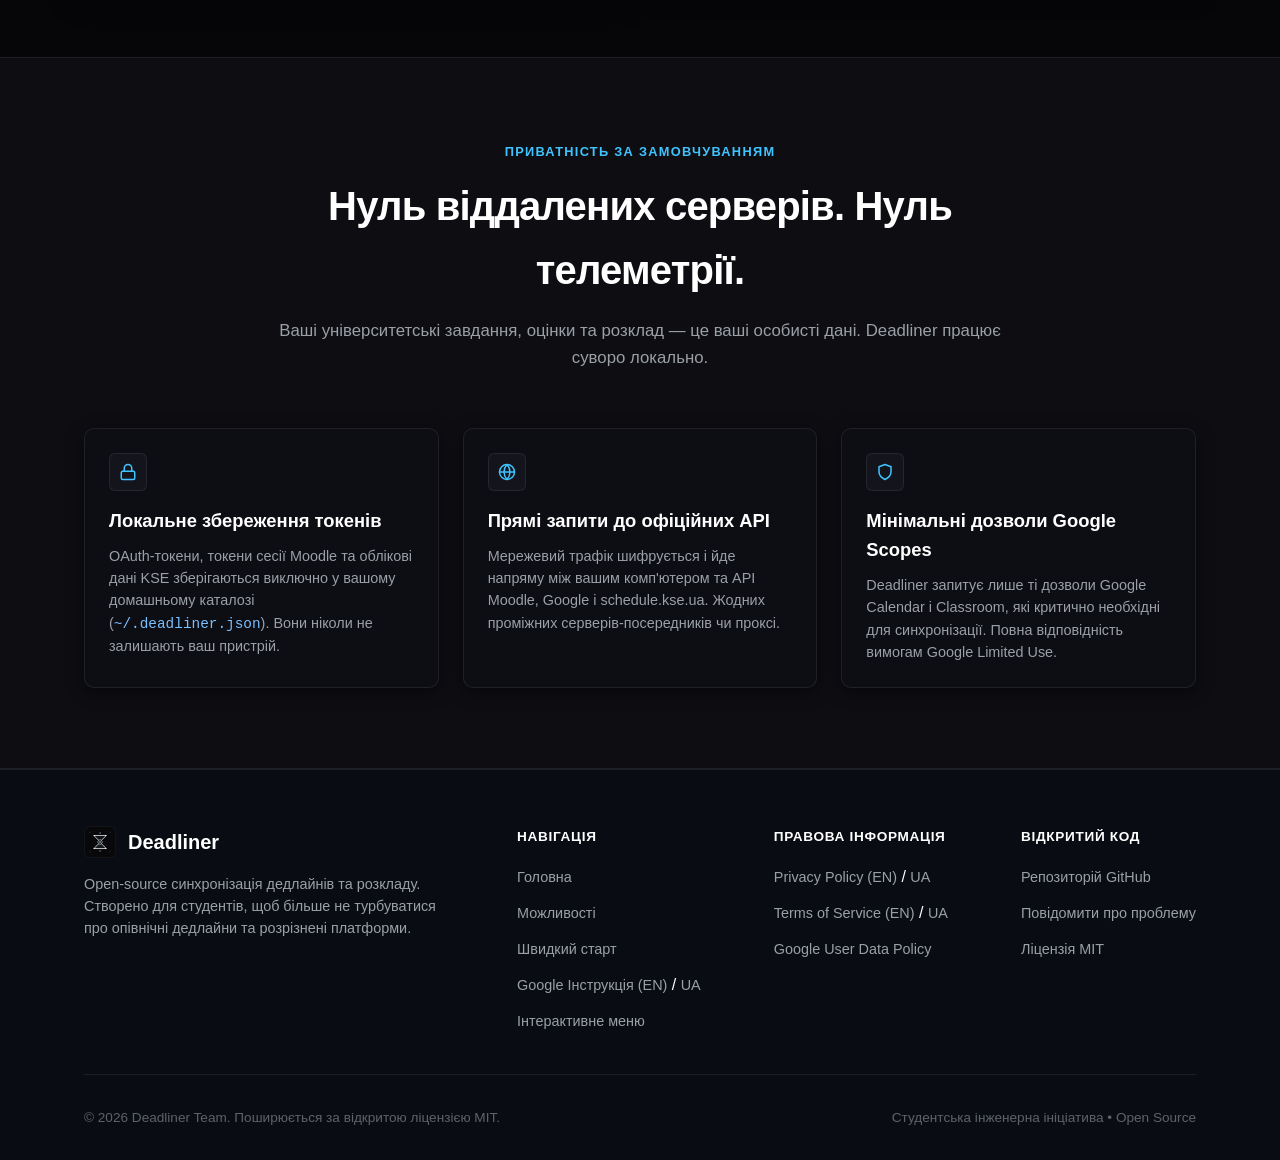
<file: docs/uk/index.html>
<!DOCTYPE html>
<html lang="uk">
<head>
  <meta charset="UTF-8">
  <meta name="viewport" content="width=device-width, initial-scale=1.0">
  <title>Deadliner — Академічний хаб та синхронізація з календарем</title>
  <meta name="description" content="Більше жодних пропущених дедлайнів в університеті. Автоматична синхронізація з Moodle та розкладом KSE напряму до вашого Google Календаря.">
  <link rel="icon" type="image/png" href="../assets/logo.png">
  <link rel="stylesheet" href="../assets/style.css">
  <meta name="google-site-verification" content="aEbnSVAT5-mh2hJIc8EtZsvRGz0whY2GfawaGZKs8vk" />
</head>
<body>
  <!-- Site Header / Navigation -->
  <header class="site-header">
    <div class="container nav-wrap">
      <a href="index.html" class="brand-link" aria-label="Deadliner Головна">
        <img src="../assets/logo.png" alt="Логотип Deadliner" class="brand-logo" width="44" height="44">
        <span class="brand-title">Deadliner</span>
        <span class="brand-badge">v2.0</span>
      </a>
      <nav class="main-nav" id="mainNav" aria-label="Головна навігація">
        <a href="#features" class="nav-link">Можливості</a>
        <a href="#quickstart" class="nav-link">Швидкий старт</a>
        <a href="google_setup_guide.html" class="nav-link">Google Ґайд</a>
        <a href="#menu-showcase" class="nav-link">CLI Меню</a>
        <a href="#security" class="nav-link">Безпека</a>
        <div class="nav-mobile-only">
          <a href="privacy.html" class="nav-link">Конфіденційність</a>
          <a href="terms.html" class="nav-link">Умови використання</a>
        </div>
      </nav>
      <div class="nav-actions">
        <div class="lang-switch" aria-label="Вибір мови">
          <a href="../index.html" class="lang-opt" title="English version">EN</a>
          <span class="lang-opt active" aria-current="page">UA</span>
        </div>
        <a href="https://github.com/vkatsel/deadliner" class="btn-github" target="_blank" rel="noopener noreferrer">
          <svg height="16" width="16" viewBox="0 0 16 16" fill="currentColor" aria-hidden="true">
            <path d="M8 0C3.58 0 0 3.58 0 8c0 3.54 2.29 6.53 5.47 7.59.4.07.55-.17.55-.38 0-.19-.01-.82-.01-1.49-2.01.37-2.53-.49-2.69-.94-.09-.23-.48-.94-.82-1.13-.28-.15-.68-.52-.01-.53.63-.01 1.08.58 1.23.82.72 1.21 1.87.87 2.33.66.07-.52.28-.87.51-1.07-1.78-.2-3.64-.89-3.64-3.95 0-.87.31-1.59.82-2.15-.08-.2-.36-1.02.08-2.12 0 0 .67-.21 2.2.82.64-.18 1.32-.27 2-.27.68 0 1.36.09 2 .27 1.53-1.04 2.2-.82 2.2-.82.44 1.1.16 1.92.08 2.12.51.56.82 1.27.82 2.15 0 3.07-1.87 3.75-3.65 3.95.29.25.54.73.54 1.48 0 1.07-.01 1.93-.01 2.2 0 .21.15.46.55.38A8.013 8.013 0 0016 8c0-4.42-3.58-8-8-8z"></path>
          </svg>
          <span>GitHub</span>
        </a>
        <button class="nav-mobile-toggle" id="navToggle" aria-label="Відкрити меню навігації" aria-expanded="false">
          <span></span>
          <span></span>
          <span></span>
        </button>
      </div>
    </div>
  </header>

  <!-- Hero Section -->
  <main>
    <section class="hero-section">
      <div class="container hero-content">
        <div class="hero-pill">
          <span class="dot"></span>
          <span>Локально на ПК &bull; Без серверів і трекінгу &bull; Для студентів KSE</span>
        </div>

        <h1 class="hero-title">
          Deadliner<br>
          <span class="gradient-text">Академічний хаб та автосинхронізація з Google Календарем</span>
        </h1>

        <p class="hero-subtitle">
          Забудьте про хаос розрізнених порталів, втому від постійних авторизацій та пропущені опівнічні дедлайни.
          Deadliner об'єднує ваше студентське життя в єдину наочну часову шкалу з кольоровим кодуванням і нульовим збором даних.
        </p>

        <div class="hero-actions">
          <a href="#quickstart" class="btn-primary">
            <svg width="18" height="18" viewBox="0 0 24 24" fill="none" stroke="currentColor" stroke-width="2" stroke-linecap="round" stroke-linejoin="round"><polygon points="5 3 19 12 5 21 5 3"></polygon></svg>
            Почати за 60 секунд
          </a>
          <a href="#menu-showcase" class="btn-secondary">
            <svg width="18" height="18" viewBox="0 0 24 24" fill="none" stroke="currentColor" stroke-width="2" stroke-linecap="round" stroke-linejoin="round"><polyline points="4 17 10 11 4 5"></polyline><line x1="12" y1="19" x2="20" y2="19"></line></svg>
            Інтерактивний CLI
          </a>
          <a href="https://github.com/vkatsel/deadliner" class="btn-secondary" target="_blank" rel="noopener noreferrer">
            Поставити зірку на GitHub
          </a>
        </div>

        <!-- Live Calendar Visualization Card -->
        <div class="hero-preview" aria-label="Попередній перегляд календаря">
          <div class="preview-topbar">
            <div class="window-dots">
              <span class="window-dot dot-red"></span>
              <span class="window-dot dot-yellow"></span>
              <span class="window-dot dot-green"></span>
            </div>
            <span class="preview-title">Google Календар &bull; Єдиний розклад Deadliner</span>
            <span style="font-size: 0.75rem; color: #8b949e;">Статус: Синхронізовано</span>
          </div>

          <div class="calendar-mockup">
            <!-- Event 1: Red Deadline -->
            <div class="calendar-row">
              <div class="calendar-time">23:45 – 00:00</div>
              <div class="calendar-event">
                <div class="event-details">
                  <span class="event-indicator indicator-tomato" title="Tomato Red Дедлайн"></span>
                  <span class="event-title">[Moodle] Software Engineering Practices — Лабораторна 4</span>
                </div>
                <div style="display: flex; gap: 0.5rem; align-items: center;">
                  <span class="badge-tag badge-warning">опівнічний дедлайн</span>
                  <span class="badge-tag badge-tomato"><span class="tag-color-dot" style="background: #ff5252;"></span>Tomato Red</span>
                </div>
              </div>
            </div>

            <!-- Event 2: Green Lecture -->
            <div class="calendar-row">
              <div class="calendar-time">10:00 – 11:20</div>
              <div class="calendar-event">
                <div class="event-details">
                  <span class="event-indicator indicator-sage" title="Sage Green Лекція"></span>
                  <span class="event-title">KSE Лекція: Linear Algebra &amp; Vector Spaces (Ауд. 302)</span>
                </div>
                <div style="display: flex; gap: 0.5rem; align-items: center;">
                  <span class="badge-tag badge-sage"><span class="tag-color-dot" style="background: #33b679;"></span>Sage Green</span>
                </div>
              </div>
            </div>

            <!-- Event 3: Blue Practice -->
            <div class="calendar-row">
              <div class="calendar-time">13:30 – 14:50</div>
              <div class="calendar-event">
                <div class="event-details">
                  <span class="event-indicator indicator-peacock" title="Peacock Blue Практика"></span>
                  <span class="event-title">KSE Практика: Algorithms &amp; Data Structures (Група A)</span>
                </div>
                <div style="display: flex; gap: 0.5rem; align-items: center;">
                  <span class="badge-tag badge-peacock"><span class="tag-color-dot" style="background: #039be5;"></span>Peacock Blue</span>
                </div>
              </div>
            </div>
          </div>
        </div>
      </div>
    </section>

    <!-- Visual Features Section -->
    <section id="features" class="features-section">
      <div class="container">
        <div class="section-header">
          <span class="section-subtitle-badge">Створено студентами для студентів</span>
          <h2 class="section-title">Візуальна ясність, нуль зайвих зусиль</h2>
          <p class="section-description">
            Розроблено спеціально для подолання фрагментації навчальних платформ та когнітивного навантаження, через які губляться дедлайни.
          </p>
        </div>

        <div class="features-grid">
          <!-- Feature 1: Tomato Red Deadlines -->
          <article class="feature-card card-tomato">
            <div class="feature-icon-wrap">
              <svg viewBox="0 0 24 24" fill="none" stroke="currentColor" stroke-width="2" stroke-linecap="round" stroke-linejoin="round">
                <circle cx="12" cy="12" r="10"></circle>
                <polyline points="12 6 12 12 16 14"></polyline>
              </svg>
            </div>
            <h3 class="feature-title">Червоні дедлайни (Tomato Red)</h3>
            <p class="feature-desc">
              Усі завдання з Moodle та Google Classroom потрапляють у календар у яскраво-червоному кольорі (Google colorId 11). Deadliner створює чітку 15-хвилинну подію перед дедлайном, тож ви більше ніколи не сплутаєте північ (00:00) із кінцем дня (23:59).
            </p>
            <div class="feature-meta">
              <span>Google Calendar Color #11</span>
              <span>Чітке маркування дедлайнів</span>
            </div>
          </article>

          <!-- Feature 2: Sage Green Lectures -->
          <article class="feature-card card-sage">
            <div class="feature-icon-wrap">
              <svg viewBox="0 0 24 24" fill="none" stroke="currentColor" stroke-width="2" stroke-linecap="round" stroke-linejoin="round">
                <path d="M2 3h6a4 4 0 0 1 4 4v14a3 3 0 0 0-3-3H2z"></path>
                <path d="M22 3h-6a4 4 0 0 0-4 4v14a3 3 0 0 1 3-3h7z"></path>
              </svg>
            </div>
            <h3 class="feature-title">Лекції розкладу KSE</h3>
            <p class="feature-desc">
              Пряма інтеграція зі schedule.kse.ua класифікує теоретичні заняття у спокійний шавлієвий колір (Sage Green, Google colorId 2). Аудиторії, імена викладачів та Zoom-посилання акуратно вносяться в опис події календаря.
            </p>
            <div class="feature-meta">
              <span>Google Calendar Color #2</span>
              <span>Автозаповнення аудиторій і викладачів</span>
            </div>
          </article>

          <!-- Feature 3: Peacock Blue Practices -->
          <article class="feature-card card-peacock">
            <div class="feature-icon-wrap">
              <svg viewBox="0 0 24 24" fill="none" stroke="currentColor" stroke-width="2" stroke-linecap="round" stroke-linejoin="round">
                <polyline points="16 18 22 12 16 6"></polyline>
                <polyline points="8 6 2 12 8 18"></polyline>
              </svg>
            </div>
            <h3 class="feature-title">Практики розкладу KSE</h3>
            <p class="feature-desc">
              Практичні заняття, семінари та лабораторні позначаються блакитним (Peacock Blue, Google colorId 7). Deadliner розпізнає розподіл за підгрупами (наприклад, Група А / B), відображаючи лише ті пари, які призначені саме вам.
            </p>
            <div class="feature-meta">
              <span>Google Calendar Color #7</span>
              <span>Фільтрація підгруп</span>
            </div>
          </article>

          <!-- Feature 4: Native 1-Click Google SSO Login -->
          <article class="feature-card card-cyan">
            <div class="feature-icon-wrap">
              <svg viewBox="0 0 24 24" fill="none" stroke="currentColor" stroke-width="2" stroke-linecap="round" stroke-linejoin="round">
                <polygon points="13 2 3 14 12 14 11 22 21 10 12 10 13 2"></polygon>
              </svg>
            </div>
            <h3 class="feature-title">Нативний Google SSO у 1 клік</h3>
            <p class="feature-desc">
              Підключайте Moodle та розклад KSE без локальних паролів. Запустіть <code style="color: #79c0ff;">deadliner login moodle</code> або <code style="color: #79c0ff;">deadliner login kse</code>, увійдіть через студентський <code style="color: #79c0ff;">@kse.org.ua</code> Google-акаунт у захищеному нативному вікні — і Deadliner автоматично збереже довгоживучий API-токен.
            </p>
            <div class="feature-meta">
              <span>SSO для Moodle та KSE</span>
              <span>Спільний нативний WebView</span>
            </div>
          </article>

          <!-- Feature 5: 24h Background Auto-Sync -->
          <article class="feature-card card-purple">
            <div class="feature-icon-wrap">
              <svg viewBox="0 0 24 24" fill="none" stroke="currentColor" stroke-width="2" stroke-linecap="round" stroke-linejoin="round">
                <polyline points="23 4 23 10 17 10"></polyline>
                <polyline points="1 20 1 14 7 14"></polyline>
                <path d="M3.51 9a9 9 0 0 1 14.85-3.36L23 10M1 14l4.64 4.36A9 9 0 0 0 20.49 15"></path>
              </svg>
            </div>
            <h3 class="feature-title">24h фонова автосинхронізація</h3>
            <p class="feature-desc">
              Налаштуйте один раз і забудьте. Deadliner інтегрується у системні планувальники завдань вашої ОС (Windows Task Scheduler через <code style="color: #79c0ff;">schtasks</code> або стандартний UNIX <code style="color: #79c0ff;">cron</code>) для щоденної фонової синхронізації без витрат батареї.
            </p>
            <div class="feature-meta">
              <span>Windows &bull; Linux &bull; macOS</span>
              <span>Без постійних фонових процесів</span>
            </div>
          </article>

          <!-- Feature 6: Automatic Cancellation Reconciliation -->
          <article class="feature-card card-amber">
            <div class="feature-icon-wrap">
              <svg viewBox="0 0 24 24" fill="none" stroke="currentColor" stroke-width="2" stroke-linecap="round" stroke-linejoin="round">
                <polyline points="3 6 5 6 21 6"></polyline>
                <path d="M19 6v14a2 2 0 0 1-2 2H7a2 2 0 0 1-2-2V6m3 0V4a2 2 0 0 1 2-2h4a2 2 0 0 1 2 2v2"></path>
              </svg>
            </div>
            <h3 class="feature-title">Прибирання скасованих подій</h3>
            <p class="feature-desc">
              Якщо викладач переніс, скасував пару або відкликав завдання у Moodle, Deadliner використовує стабільні SHA-256 ідентифікатори (<code style="color: #79c0ff;">extendedProperties</code>), автоматично та акуратно видаляючи застарілі події.
            </p>
            <div class="feature-meta">
              <span>Детермінована ідемпотентність</span>
              <span>Нуль подій-привидів</span>
            </div>
          </article>
        </div>
      </div>
    </section>

    <!-- Quickstart / Installation Guide -->
    <section id="quickstart" class="quickstart-section">
      <div class="container">
        <div class="section-header">
          <span class="section-subtitle-badge">Швидкий старт</span>
          <h2 class="section-title">Миттєве встановлення без зайвих налаштувань</h2>
          <p class="section-description">
            Deadliner написаний на сучасному Python з мінімальною кількістю залежностей. Повна синхронізація займає менше 2 хвилин.
          </p>
        </div>

        <div class="steps-list">
          <!-- Step 1 -->
          <div class="step-item">
            <div class="step-num">1</div>
            <div class="step-body">
              <div class="step-header">
                <h3 class="step-title">Встановлення з репозиторію</h3>
                <span class="badge-tag badge-sage">Python 3.10+</span>
              </div>
              <p class="step-desc">Склонуйте репозиторій та встановіть пакет у середовище:</p>
              <div class="code-box">
                <code>git clone https://github.com/vkatsel/deadliner.git &amp;&amp; cd deadliner &amp;&amp; pip install -e .</code>
                <button class="btn-copy" onclick="copyCode(this, 'git clone https://github.com/vkatsel/deadliner.git && cd deadliner && pip install -e .')">Скопіювати</button>
              </div>
              <div class="install-alt-wrap">
                <span class="or-separator">АБО</span>
                <a href="https://github.com/vkatsel/deadliner/releases/latest" class="btn-release" target="_blank" rel="noopener noreferrer">
                  <svg width="15" height="15" viewBox="0 0 24 24" fill="none" stroke="currentColor" stroke-width="2" stroke-linecap="round" stroke-linejoin="round"><path d="M21 15v4a2 2 0 0 1-2 2H5a2 2 0 0 1-2-2v-4"></path><polyline points="7 10 12 15 17 10"></polyline><line x1="12" y1="15" x2="12" y2="3"></line></svg>
                  <span>Завантажити з GitHub Releases</span>
                  <span class="release-tag-badge">v2.0.0</span>
                </a>
              </div>
            </div>
          </div>

          <!-- Step 2 -->
          <div class="step-item">
            <div class="step-num">2</div>
            <div class="step-body">
              <div class="step-header">
                <h3 class="step-title">Перший запуск та автоналаштування PATH</h3>
                <span class="badge-tag badge-peacock">Без клопоту</span>
              </div>
              <p class="step-desc">
                За замовчуванням <code>pip</code> встановлює консольні утиліти у внутрішній каталог скриптів Python, який часто відсутній у системній змінній <code>PATH</code>. При першому запуску виконайте команду напряму через модуль Python:
              </p>
              <div class="code-box">
                <code>python -m deadliner</code>
                <button class="btn-copy" onclick="copyCode(this, 'python -m deadliner')">Скопіювати</button>
              </div>
              <p style="margin-top: 0.6rem; font-size: 0.85rem; color: var(--text-secondary); line-height: 1.5;">
                <span style="color: #33b679; font-weight: 600;">✓ Автоналаштування в 1 клік:</span> Deadliner автоматично помітить відсутність у <code>PATH</code> та запропонує додати себе до системних шляхів. Після підтвердження просто відкрийте новий термінал і вводьте команду <code>deadliner</code> з будь-якого місця!
              </p>
              <p style="margin-top: 0.5rem; font-size: 0.85rem; color: var(--text-secondary);">
                Потрібно підключити доступ до Google Календаря та Classroom? Скористайтеся нашою 3-хвилинною 
                <a href="google_setup_guide.html" style="color: var(--color-peacock-light); text-decoration: underline; font-weight: 600;">Google Інструкцією з налаштування &rarr;</a>
              </p>
            </div>
          </div>

          <!-- Step 3 -->
          <div class="step-item">
            <div class="step-num">3</div>
            <div class="step-body">
              <div class="step-header">
                <h3 class="step-title">Повна синхронізація однією командою</h3>
                <span class="badge-tag badge-tomato">Дедлайни + Розклад</span>
              </div>
              <p class="step-desc">Миттєво надішліть усі дедлайни та розклад KSE до Google Календаря:</p>
              <div class="code-box">
                <code>deadliner sync-all</code>
                <button class="btn-copy" onclick="copyCode(this, 'deadliner sync-all')">Скопіювати</button>
              </div>
            </div>
          </div>

          <!-- Step 4 -->
          <div class="step-item">
            <div class="step-num">4</div>
            <div class="step-body">
              <div class="step-header">
                <h3 class="step-title">Увімкнення щоденної фонової автосинхронізації</h3>
                <span class="badge-tag badge-sage">Налаштував і забув</span>
              </div>
              <p class="step-desc">Створіть системне фонове завдання (наприклад, о 08:00 щоранку):</p>
              <div class="code-box">
                <code>deadliner cron enable --time 08:00</code>
                <button class="btn-copy" onclick="copyCode(this, 'deadliner cron enable --time 08:00')">Скопіювати</button>
              </div>
            </div>
          </div>
        </div>
      </div>
    </section>

    <!-- Interactive Menu Showcase -->
    <section id="menu-showcase" class="menu-section">
      <div class="container">
        <div class="section-header">
          <span class="section-subtitle-badge">Інтерактивний термінал</span>
          <h2 class="section-title">Центр керування Deadliner</h2>
          <p class="section-description">
            Виконайте <code style="color: #79c0ff;">deadliner menu</code> в будь-який момент для інтерактивної роботи. Натисніть на пункт меню для перегляду деталей:
          </p>
        </div>

        <div class="menu-layout">
          <!-- Terminal View -->
          <div class="terminal-window">
            <div class="terminal-header">
              <div class="window-dots">
                <span class="window-dot dot-red"></span>
                <span class="window-dot dot-yellow"></span>
                <span class="window-dot dot-green"></span>
              </div>
              <span class="preview-title">user@terminal: ~/deadliner</span>
              <span style="font-size: 0.75rem; color: #8b949e;">Python 3.11</span>
            </div>

            <div class="terminal-body" id="terminal-options">
              <div class="terminal-title-bar">==========================================================<br>DEADLINER — Академічний хаб та синхронізація<br>==========================================================</div>

              <div class="term-section-header">[ Дедлайни та завдання ]</div>
              <div class="term-opt active" data-opt="1" onclick="selectOption('1')">
                <span class="num">1.</span>
                <span class="text">Отримати найближчі дедлайни</span>
                <span class="badge-dim">(Moodle &amp; Classroom)</span>
              </div>
              <div class="term-opt" data-opt="2" onclick="selectOption('2')">
                <span class="num">2.</span>
                <span class="text">Синхронізувати дедлайни з Google Календарем</span>
                <span class="badge-red">[Червоний]</span>
              </div>

              <div class="term-section-header">[ Розклад пар KSE ]</div>
              <div class="term-opt" data-opt="3" onclick="selectOption('3')">
                <span class="num">3.</span>
                <span class="text">Отримати розклад пар KSE</span>
                <span class="badge-dim">(На 7 днів)</span>
              </div>
              <div class="term-opt" data-opt="4" onclick="selectOption('4')">
                <span class="num">4.</span>
                <span class="text">Синхронізувати розклад KSE з Google Календарем</span>
                <span class="badge-green">[Зелений]</span>
              </div>

              <div class="term-section-header">[ Автоматизація та All-in-One ]</div>
              <div class="term-opt" data-opt="5" onclick="selectOption('5')">
                <span class="num">5.</span>
                <span class="text">Синхронізувати все (All-in-One)</span>
                <span class="badge-green">[Дедлайни + Розклад]</span>
              </div>
              <div class="term-opt" data-opt="6" onclick="selectOption('6')">
                <span class="num">6.</span>
                <span class="text">Планувальник фонової автосинхронізації</span>
                <span class="badge-green">[Активно]</span>
              </div>

              <div class="term-section-header">[ Акаунти та налаштування ]</div>
              <div class="term-opt" data-opt="7" onclick="selectOption('7')">
                <span class="num">7.</span>
                <span class="text">Вхід / Налаштування сервісів</span>
                <span class="badge-dim">(Moodle / Google / KSE)</span>
              </div>
              <div class="term-opt" data-opt="8" onclick="selectOption('8')">
                <span class="num">8.</span>
                <span class="text">Вихід</span>
              </div>

              <div style="margin-top: 1rem; color: #58a6ff;">Оберіть пункт [1-8]: <span id="term-input-cursor">_</span></div>
            </div>
          </div>

          <!-- Inspector View -->
          <div class="menu-inspector">
            <span class="inspector-tag" id="inspector-badge">ОПЦІЯ 1 З 8</span>
            <h3 class="inspector-title" id="inspector-title">Отримати найближчі дедлайни</h3>
            <p class="inspector-desc" id="inspector-desc">
              Підключається до ваших облікових записів у Moodle та Google Classroom, завантажує всі активні завдання та виводить терміновий список з чітким сортуванням за датою здачі.
            </p>
            <div class="inspector-cmd-preview" id="inspector-cmd">
              $ deadliner fetch<br>
              <span style="color: #8b949e;">&gt; Отримання завдань Moodle... знайдено 4.<br>&gt; Отримання завдань Classroom... знайдено 2.<br>&gt; [moodle] SE Practicum Lab 3 (midnight cutoff) — 2026-06-01 00:00</span>
            </div>
          </div>
        </div>
      </div>
    </section>

    <!-- Local-First & Zero-Knowledge Architecture -->
    <section id="security" class="security-section">
      <div class="container">
        <div class="section-header">
          <span class="section-subtitle-badge">Приватність за замовчуванням</span>
          <h2 class="section-title">Нуль віддалених серверів. Нуль телеметрії.</h2>
          <p class="section-description">
            Ваші університетські завдання, оцінки та розклад — це ваші особисті дані. Deadliner працює суворо локально.
          </p>
        </div>

        <div class="security-grid">
          <div class="security-card">
            <div class="sec-icon-wrap">
              <svg viewBox="0 0 24 24" fill="none" stroke="currentColor" stroke-width="2" stroke-linecap="round" stroke-linejoin="round">
                <rect x="3" y="11" width="18" height="11" rx="2" ry="2"></rect>
                <path d="M7 11V7a5 5 0 0 1 10 0v4"></path>
              </svg>
            </div>
            <h3>Локальне збереження токенів</h3>
            <p>
              OAuth-токени, токени сесії Moodle та облікові дані KSE зберігаються виключно у вашому домашньому каталозі (<code style="color: #79c0ff;">~/.deadliner.json</code>). Вони ніколи не залишають ваш пристрій.
            </p>
          </div>

          <div class="security-card">
            <div class="sec-icon-wrap">
              <svg viewBox="0 0 24 24" fill="none" stroke="currentColor" stroke-width="2" stroke-linecap="round" stroke-linejoin="round">
                <circle cx="12" cy="12" r="10"></circle>
                <line x1="2" y1="12" x2="22" y2="12"></line>
                <path d="M12 2a15.3 15.3 0 0 1 4 10 15.3 15.3 0 0 1-4 10 15.3 15.3 0 0 1-4-10 15.3 15.3 0 0 1 4-10z"></path>
              </svg>
            </div>
            <h3>Прямі запити до офіційних API</h3>
            <p>
              Мережевий трафік шифрується і йде напряму між вашим комп'ютером та API Moodle, Google і schedule.kse.ua. Жодних проміжних серверів-посередників чи проксі.
            </p>
          </div>

          <div class="security-card">
            <div class="sec-icon-wrap">
              <svg viewBox="0 0 24 24" fill="none" stroke="currentColor" stroke-width="2" stroke-linecap="round" stroke-linejoin="round">
                <path d="M12 22s8-4 8-10V5l-8-3-8 3v7c0 6 8 10 8 10z"></path>
              </svg>
            </div>
            <h3>Мінімальні дозволи Google Scopes</h3>
            <p>
              Deadliner запитує лише ті дозволи Google Calendar і Classroom, які критично необхідні для синхронізації. Повна відповідність вимогам Google Limited Use.
            </p>
          </div>
        </div>
      </div>
    </section>
  </main>

  <!-- Site Footer -->
  <footer class="site-footer">
    <div class="container">
      <div class="footer-top">
        <div class="footer-brand">
          <div class="footer-logo-row">
            <img src="../assets/logo.png" alt="Логотип Deadliner" width="32" height="32" style="border-radius: 4px;">
            <span class="footer-brand-title">Deadliner</span>
          </div>
          <p class="footer-tagline">
            Open-source синхронізація дедлайнів та розкладу. Створено для студентів, щоб більше не турбуватися про опівнічні дедлайни та розрізнені платформи.
          </p>
        </div>

        <div class="footer-nav-col">
          <h4>Навігація</h4>
          <ul>
            <li><a href="index.html">Головна</a></li>
            <li><a href="#features">Можливості</a></li>
            <li><a href="#quickstart">Швидкий старт</a></li>
            <li><a href="../google_setup_guide.html">Google Інструкція (EN)</a> / <a href="google_setup_guide.html">UA</a></li>
            <li><a href="#menu-showcase">Інтерактивне меню</a></li>
          </ul>
        </div>

        <div class="footer-nav-col">
          <h4>Правова інформація</h4>
          <ul>
            <li><a href="../privacy.html">Privacy Policy (EN)</a> / <a href="privacy.html">UA</a></li>
            <li><a href="../terms.html">Terms of Service (EN)</a> / <a href="terms.html">UA</a></li>
            <li><a href="https://developers.google.com/terms/api-services-user-data-policy" target="_blank" rel="noopener noreferrer">Google User Data Policy</a></li>
          </ul>
        </div>

        <div class="footer-nav-col">
          <h4>Відкритий код</h4>
          <ul>
            <li><a href="https://github.com/vkatsel/deadliner" target="_blank" rel="noopener noreferrer">Репозиторій GitHub</a></li>
            <li><a href="https://github.com/vkatsel/deadliner/issues" target="_blank" rel="noopener noreferrer">Повідомити про проблему</a></li>
            <li><a href="https://github.com/vkatsel/deadliner/blob/main/LICENSE" target="_blank" rel="noopener noreferrer">Ліцензія MIT</a></li>
          </ul>
        </div>
      </div>

      <div class="footer-bottom">
        <div>&copy; 2026 Deadliner Team. Поширюється за відкритою ліцензією MIT.</div>
        <div>Студентська інженерна ініціатива &bull; Open Source</div>
      </div>
    </div>
  </footer>

  <!-- Interactive Menu Script & Copy Utilities -->
  <script>
    const optionData = {
      "1": {
        badge: "ОПЦІЯ 1 З 8",
        title: "Отримати найближчі дедлайни",
        desc: "Підключається до ваших облікових записів у Moodle та Google Classroom, завантажує всі активні завдання та виводить терміновий список з чітким сортуванням за датою здачі.",
        cmd: "$ deadliner fetch\n> [moodle] SE Practicum Lab 3 (midnight cutoff) — 2026-06-01 00:00\n> [classroom] Microeconomics Quiz 2 — 2026-06-02 18:00\nЗнайдено 6 дедлайнів."
      },
      "2": {
        badge: "ОПЦІЯ 2 З 8",
        title: "Синхронізувати дедлайни з Google Календарем",
        desc: "Додає всі завдання з Moodle та Google Classroom до Google Календаря як яскраві червоні події (Tomato Red, #d50000), розташовані за 15 хвилин до строку здачі.",
        cmd: "$ deadliner sync\n> Синхронізація дедлайнів з Google Календарем...\n> Створено 3 нові події [Tomato Red]\n> Оновлено 1 існуючу подію\n> 0 помилок. Синхронізацію завершено."
      },
      "3": {
        badge: "ОПЦІЯ 3 З 8",
        title: "Отримати розклад пар KSE",
        desc: "Отримує розклад занять безпосередньо зі schedule.kse.ua на наступні 7 днів з назвами дисциплін, викладачами, аудиторіями та підгрупами.",
        cmd: "$ deadliner schedule fetch --days 7\n> 2026-06-01 | 10:00-11:20 | Linear Algebra (Лекція) | Ауд. 302\n> 2026-06-01 | 13:30-14:50 | Algorithms (Практика Група А) | Ауд. 204"
      },
      "4": {
        badge: "ОПЦІЯ 4 З 8",
        title: "Синхронізувати розклад KSE з Google Календарем",
        desc: "Переносить університетський розклад до Google Календаря з чітким розділенням: Лекції зеленим (Sage Green, #33b679), а Практики синім (Peacock Blue, #039be5).",
        cmd: "$ deadliner schedule sync --days 7\n> Синхронізація розкладу KSE (7 днів)...\n> Синхронізовано 12 занять (8 Лекцій [Зелені], 4 Практики [Сині]).\n> Скасовані пари успішно видалено з календаря."
      },
      "5": {
        badge: "ОПЦІЯ 5 З 8",
        title: "Синхронізувати все (All-in-One)",
        desc: "Єдина універсальна команда: оновлює всі дедлайни з Moodle і Classroom (червоні), а також лекції (зелені) та практики (сині) з розкладу KSE, прибираючи скасовані події.",
        cmd: "$ deadliner sync-all\n> [1/2] Синхронізація дедлайнів... оновлено 5 подій.\n> [2/2] Синхронізація розкладу... оновлено 14 подій.\n> Усі системи успішно синхронізовано."
      },
      "6": {
        badge: "ОПЦІЯ 6 З 8",
        title: "Планувальник фонової автосинхронізації",
        desc: "Налаштовує щоденну автоматичну фонову синхронізацію через системний планувальник ОС (Windows Task Scheduler або UNIX cron) у бажаний час (за замовчуванням о 08:00 щоранку).",
        cmd: "$ deadliner cron status\n> Щоденна автосинхронізація: УВІМКНЕНО\n> Запланований час: 08:00 щоденно\n> Наступний запуск: Завтра о 08:00\n> Журнал: ~/.deadliner/sync.log"
      },
      "7": {
        badge: "ОПЦІЯ 7 З 8",
        title: "Вхід / Налаштування сервісів",
        desc: "Керування токенами автентифікації: нативний Google SSO WebView для Moodle (teaching.kse.org.ua) і розкладу KSE (schedule.kse.ua), а також OAuth-вхід для Google Календаря та Classroom.",
        cmd: "$ deadliner login moodle\n> Відкрито нативне безпечне вікно teaching.kse.org.ua\n> Google SSO успішно пройдено\n> Токен Moodle перевірено! Збережено в ~/.deadliner.json."
      },
      "8": {
        badge: "ОПЦІЯ 8 З 8",
        title: "Вихід",
        desc: "Безпечно закриває інтерактивне меню, зберігаючи всі фонові завдання та кешовані налаштування.",
        cmd: "$ deadliner menu\n> Вибір: 8\n> До побачення!"
      }
    };

    function selectOption(optNum) {
      document.querySelectorAll('.term-opt').forEach(el => el.classList.remove('active'));
      const activeEl = document.querySelector(`.term-opt[data-opt="${optNum}"]`);
      if (activeEl) activeEl.classList.add('active');

      const data = optionData[optNum];
      if (data) {
        document.getElementById('inspector-badge').textContent = data.badge;
        document.getElementById('inspector-title').textContent = data.title;
        document.getElementById('inspector-desc').textContent = data.desc;
        document.getElementById('inspector-cmd').innerHTML = data.cmd.replace(/\n/g, '<br>');
        document.getElementById('term-input-cursor').textContent = optNum;
      }
    }

    function copyCode(btn, text) {
      navigator.clipboard.writeText(text).then(() => {
        const orig = btn.textContent;
        btn.textContent = 'Скопійовано!';
        btn.style.color = '#7ee787';
        setTimeout(() => {
          btn.textContent = orig;
          btn.style.color = '';
        }, 2000);
      });
    }

    const navToggle = document.getElementById('navToggle');
    const mainNav = document.getElementById('mainNav');
    if (navToggle && mainNav) {
      navToggle.addEventListener('click', () => {
        const isOpen = mainNav.classList.toggle('open');
        navToggle.classList.toggle('active', isOpen);
        navToggle.setAttribute('aria-expanded', isOpen);
      });
      mainNav.querySelectorAll('a').forEach(link => {
        link.addEventListener('click', () => {
          mainNav.classList.remove('open');
          navToggle.classList.remove('active');
          navToggle.setAttribute('aria-expanded', 'false');
        });
      });
    }
  </script>
  <!-- Interactive Kinetic Sand & Hourglass Animation Engine -->
  <script src="../assets/sand_timer.js" defer></script>
</body>
</html>
</file>
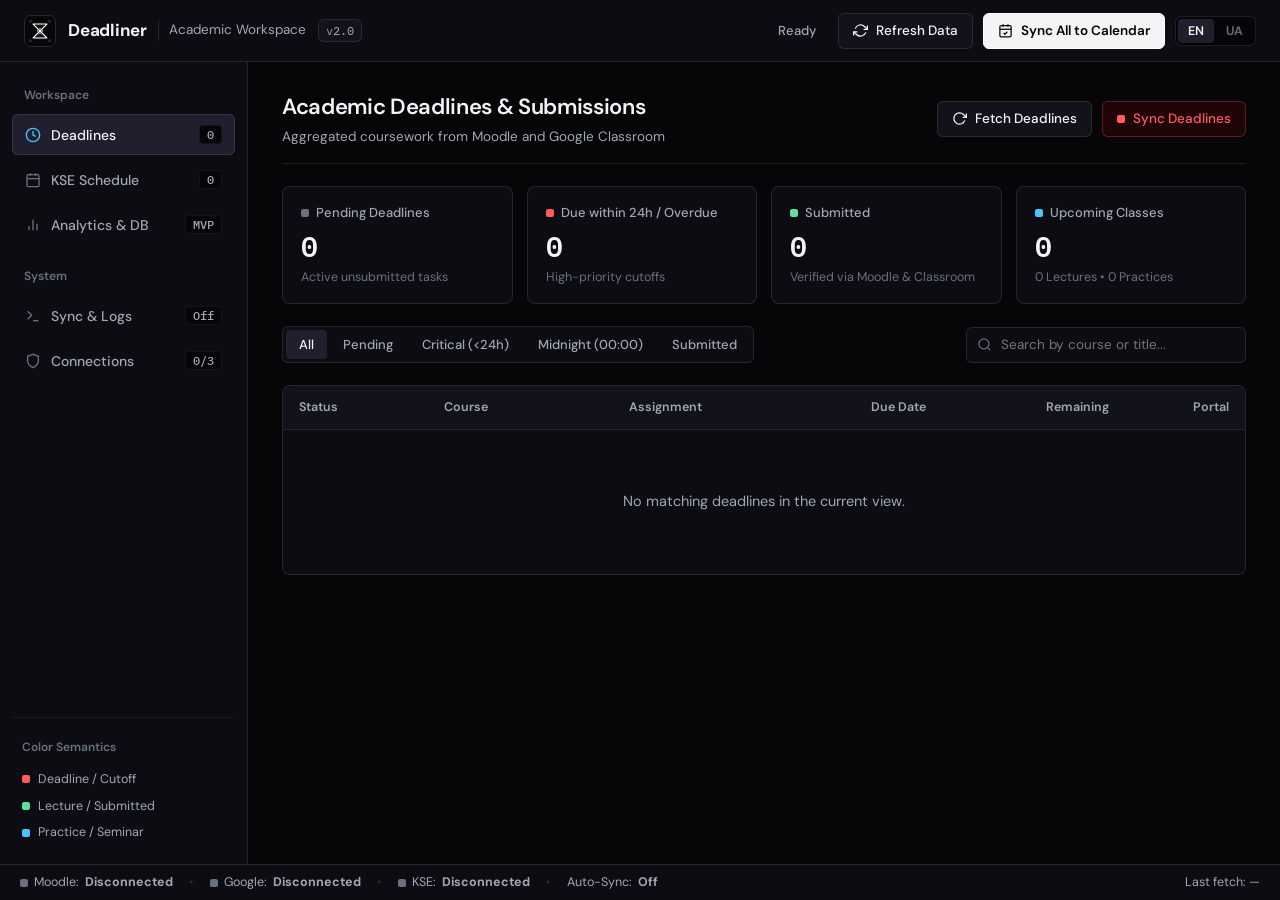
<file: src/deadliner/ui/index.html>
<!DOCTYPE html>
<html lang="en">
<head>
  <meta charset="UTF-8">
  <meta name="viewport" content="width=device-width, initial-scale=1.0">
  <title>Deadliner — Academic Workspace</title>
  <link rel="stylesheet" href="styles.css">
</head>
<body>
  <div class="app-shell">
    <!-- TOP COMMAND BAR -->
    <header class="topbar">
      <div class="brand-cluster">
        <!-- Pure Vector Geometric Hourglass Logo -->
        <svg class="brand-logo-svg" viewBox="0 0 120 120" fill="none" aria-hidden="true">
          <rect width="120" height="120" rx="22" fill="#08080A"/>
          <rect x="2" y="2" width="116" height="116" rx="20" stroke="rgba(255,255,255,0.18)" stroke-width="3"/>
          <path d="M22 28 V22 H28 M98 28 V22 H92 M22 92 V98 H28 M98 92 V98 H92" stroke="rgba(255,255,255,0.35)" stroke-width="2.5" stroke-linecap="square"/>
          <line x1="28" y1="60" x2="92" y2="60" stroke="rgba(255,255,255,0.16)" stroke-width="2" stroke-dasharray="3 4"/>
          <polygon points="34,34 86,34 60,60" stroke="#FFFFFF" stroke-width="4" stroke-linejoin="round" fill="rgba(255,255,255,0.03)"/>
          <polygon points="34,86 86,86 60,60" stroke="#FFFFFF" stroke-width="4" stroke-linejoin="round" fill="rgba(255,255,255,0.08)"/>
          <polygon points="60,49 71,60 60,71 49,60" stroke="rgba(255,255,255,0.75)" stroke-width="2.5" stroke-linejoin="round" fill="rgba(255,255,255,0.12)"/>
          <circle cx="60" cy="60" r="3.5" fill="#FFFFFF"/>
        </svg>
        <span class="brand-name">Deadliner</span>
        <span class="brand-sub" data-i18n="brand_sub">Academic Workspace</span>
        <span class="version-tag" id="appVersionTag">v2.0</span>
      </div>

      <div class="topbar-actions">
        <div class="activity-indicator" id="activityIndicator">
          <span class="spinner"></span>
          <span id="activityText" data-i18n="status_ready">Ready</span>
        </div>

        <button class="btn" id="btnFetchAll" title="Fetch Deadlines &amp; KSE Schedule">
          <svg viewBox="0 0 24 24" fill="none" stroke="currentColor" stroke-width="2"><polyline points="23 4 23 10 17 10"/><polyline points="1 20 1 14 7 14"/><path d="M3.51 9a9 9 0 0 1 14.85-3.36L23 10M1 14l4.64 4.36A9 9 0 0 0 20.49 15"/></svg>
          <span data-i18n="btn_refresh_all">Refresh Data</span>
        </button>

        <button class="btn btn-primary" id="btnSyncAllTop" title="Synchronize Deadlines &amp; Schedule to Google Calendar">
          <svg viewBox="0 0 24 24" fill="none" stroke="currentColor" stroke-width="2"><rect x="3" y="4" width="18" height="18" rx="2" ry="2"/><line x1="16" y1="2" x2="16" y2="6"/><line x1="8" y1="2" x2="8" y2="6"/><line x1="3" y1="10" x2="21" y2="10"/><polyline points="9 16 11 18 15 14"/></svg>
          <span data-i18n="btn_sync_all">Sync All to Calendar</span>
        </button>

        <div class="lang-toggle" role="group" aria-label="Language Switcher">
          <button type="button" class="lang-btn active" data-lang="en">EN</button>
          <button type="button" class="lang-btn" data-lang="ua">UA</button>
        </div>
      </div>
    </header>

    <!-- LEFT NAVIGATION RAIL -->
    <aside class="sidebar">
      <div class="nav-list">
        <div class="nav-group-label" data-i18n="nav_group_workspace">Workspace</div>

        <button type="button" class="nav-item active" data-view="deadlines">
          <span class="nav-item-left">
            <svg viewBox="0 0 24 24" fill="none" stroke="currentColor" stroke-width="2"><circle cx="12" cy="12" r="10"/><polyline points="12 6 12 12 16 14"/></svg>
            <span data-i18n="nav_deadlines">Deadlines</span>
          </span>
          <span class="nav-counter" id="navCountDeadlines">0</span>
        </button>

        <button type="button" class="nav-item" data-view="schedule">
          <span class="nav-item-left">
            <svg viewBox="0 0 24 24" fill="none" stroke="currentColor" stroke-width="2"><rect x="3" y="4" width="18" height="18" rx="2"/><line x1="16" y1="2" x2="16" y2="6"/><line x1="8" y1="2" x2="8" y2="6"/><line x1="3" y1="10" x2="21" y2="10"/></svg>
            <span data-i18n="nav_schedule">KSE Schedule</span>
          </span>
          <span class="nav-counter" id="navCountSchedule">0</span>
        </button>

        <button type="button" class="nav-item" data-view="analytics">
          <span class="nav-item-left">
            <svg viewBox="0 0 24 24" fill="none" stroke="currentColor" stroke-width="2"><line x1="18" y1="20" x2="18" y2="10"/><line x1="12" y1="20" x2="12" y2="4"/><line x1="6" y1="20" x2="6" y2="14"/></svg>
            <span data-i18n="nav_analytics">Analytics &amp; DB</span>
          </span>
          <span class="nav-counter">MVP</span>
        </button>

        <div class="nav-group-label" style="margin-top: 12px;" data-i18n="nav_group_system">System</div>

        <button type="button" class="nav-item" data-view="sync">
          <span class="nav-item-left">
            <svg viewBox="0 0 24 24" fill="none" stroke="currentColor" stroke-width="2"><polyline points="4 17 10 11 4 5"/><line x1="12" y1="19" x2="20" y2="19"/></svg>
            <span data-i18n="nav_sync">Sync &amp; Logs</span>
          </span>
          <span class="nav-counter" id="navCronBadge">Off</span>
        </button>

        <button type="button" class="nav-item" data-view="connections">
          <span class="nav-item-left">
            <svg viewBox="0 0 24 24" fill="none" stroke="currentColor" stroke-width="2"><path d="M12 22s8-4 8-10V5l-8-3-8 3v7c0 6 8 10 8 10z"/></svg>
            <span data-i18n="nav_connections">Connections</span>
          </span>
          <span class="nav-counter" id="navConnCount">0/3</span>
        </button>
      </div>

      <!-- SEMANTIC COLOR LEGEND -->
      <div class="sidebar-footer">
        <div class="nav-group-label" style="padding-left:0;" data-i18n="legend_title">Color Semantics</div>
        <div class="legend-row">
          <span class="legend-label"><span class="dot dot-tomato"></span><span data-i18n="legend_deadline">Deadline / Cutoff</span></span>
        </div>
        <div class="legend-row">
          <span class="legend-label"><span class="dot dot-sage"></span><span data-i18n="legend_lecture">Lecture / Submitted</span></span>
        </div>
        <div class="legend-row">
          <span class="legend-label"><span class="dot dot-peacock"></span><span data-i18n="legend_practice">Practice / Seminar</span></span>
        </div>
      </div>
    </aside>

    <!-- MAIN CONTENT WORKSPACE -->
    <main class="main-workspace">
      <!-- Structured Notification & Error Banner -->
      <div class="banner-box" id="globalBanner">
        <div class="banner-content selectable">
          <div class="banner-title" id="globalBannerTitle"></div>
          <div class="banner-hint" id="globalBannerHint"></div>
        </div>
        <div class="banner-actions">
          <button type="button" class="btn btn-peacock" id="btnBannerAction" style="height:30px; padding:0 11px; font-size:12.5px; display:none;"></button>
          <button type="button" class="link-btn" id="btnCloseBanner" data-i18n="btn_dismiss">Dismiss</button>
        </div>
      </div>

      <!-- ==================== VIEW 1: DEADLINES ==================== -->
      <section class="view-pane active" id="view-deadlines">
        <div class="pane-header">
          <div class="pane-title-group">
            <h1 class="pane-title" data-i18n="deadlines_heading">Academic Deadlines &amp; Submissions</h1>
            <span class="pane-subtitle" data-i18n="deadlines_subheading">Aggregated coursework from Moodle and Google Classroom</span>
          </div>
          <div class="pane-controls">
            <button type="button" class="btn" id="btnFetchDeadlines">
              <svg viewBox="0 0 24 24" fill="none" stroke="currentColor" stroke-width="2"><polyline points="23 4 23 10 17 10"/><path d="M20.49 15a9 9 0 1 1-2.12-9.36L23 10"/></svg>
              <span data-i18n="btn_fetch_deadlines">Fetch Deadlines</span>
            </button>
            <button type="button" class="btn btn-tomato" id="btnSyncDeadlines">
              <span class="dot dot-tomato"></span>
              <span data-i18n="btn_sync_deadlines">Sync Deadlines</span>
            </button>
          </div>
        </div>

        <!-- KPI Strip (Clean uniform borders, no colored sidebars) -->
        <div class="kpi-grid">
          <div class="kpi-card">
            <span class="kpi-label"><span class="dot dot-muted"></span><span data-i18n="kpi_pending">Pending Deadlines</span></span>
            <span class="kpi-value" id="kpiPending">0</span>
            <span class="kpi-sub" data-i18n="kpi_pending_sub">Active unsubmitted tasks</span>
          </div>
          <div class="kpi-card">
            <span class="kpi-label"><span class="dot dot-tomato"></span><span data-i18n="kpi_critical">Due within 24h / Overdue</span></span>
            <span class="kpi-value" id="kpiCritical">0</span>
            <span class="kpi-sub" data-i18n="kpi_critical_sub">High-priority cutoffs</span>
          </div>
          <div class="kpi-card">
            <span class="kpi-label"><span class="dot dot-sage"></span><span data-i18n="kpi_submitted">Submitted</span></span>
            <span class="kpi-value" id="kpiSubmitted">0</span>
            <span class="kpi-sub" data-i18n="kpi_submitted_sub">Verified via Moodle &amp; Classroom</span>
          </div>
          <div class="kpi-card">
            <span class="kpi-label"><span class="dot dot-peacock"></span><span data-i18n="kpi_classes">Upcoming Classes</span></span>
            <span class="kpi-value" id="kpiClasses">0</span>
            <span class="kpi-sub" id="kpiClassesSub">0 Lectures &bull; 0 Practices</span>
          </div>
        </div>

        <!-- Filter & Search Toolbar -->
        <div class="toolbar-row">
          <div class="segmented-control" id="deadlineFilterGroup">
            <button type="button" class="seg-btn active" data-filter="all" data-i18n="filter_all">All</button>
            <button type="button" class="seg-btn" data-filter="pending" data-i18n="filter_pending">Pending</button>
            <button type="button" class="seg-btn" data-filter="critical" data-i18n="filter_critical">Critical (&lt;24h)</button>
            <button type="button" class="seg-btn" data-filter="midnight" data-i18n="filter_midnight">Midnight (00:00)</button>
            <button type="button" class="seg-btn" data-filter="submitted" data-i18n="filter_submitted">Submitted</button>
          </div>

          <div class="search-input-wrap">
            <svg viewBox="0 0 24 24" fill="none" stroke="currentColor" stroke-width="2"><circle cx="11" cy="11" r="8"/><line x1="21" y1="21" x2="16.65" y2="16.65"/></svg>
            <input type="text" class="input-field" id="deadlineSearchInput" placeholder="Search by course or title..." data-i18n-placeholder="search_placeholder">
          </div>
        </div>

        <!-- Deadlines Data Table -->
        <div class="table-panel">
          <table class="data-table">
            <thead>
              <tr>
                <th style="width: 145px;" data-i18n="th_status">Status</th>
                <th style="width: 185px;" data-i18n="th_course">Course</th>
                <th data-i18n="th_assignment">Assignment</th>
                <th style="width: 175px;" data-i18n="th_due">Due Date</th>
                <th style="width: 125px;" data-i18n="th_remaining">Remaining</th>
                <th style="width: 90px; text-align: right;" data-i18n="th_link">Portal</th>
              </tr>
            </thead>
            <tbody id="deadlinesTableBody">
              <!-- Populated dynamically -->
            </tbody>
          </table>
        </div>
      </section>

      <!-- ==================== VIEW 2: KSE SCHEDULE ==================== -->
      <section class="view-pane" id="view-schedule">
        <div class="pane-header">
          <div class="pane-title-group">
            <h1 class="pane-title" data-i18n="schedule_heading">KSE University Class Schedule</h1>
            <span class="pane-subtitle" data-i18n="schedule_subheading">Live lectures, seminars, rooms, and shelter locations from schedule.kse.ua</span>
          </div>
          <div class="pane-controls">
            <div class="segmented-control" id="scheduleDaysGroup">
              <button type="button" class="seg-btn active" data-days="7">7 Days</button>
              <button type="button" class="seg-btn" data-days="14">14 Days</button>
              <button type="button" class="seg-btn" data-days="30">30 Days</button>
            </div>
            <button type="button" class="btn" id="btnFetchSchedule">
              <svg viewBox="0 0 24 24" fill="none" stroke="currentColor" stroke-width="2"><polyline points="23 4 23 10 17 10"/><path d="M20.49 15a9 9 0 1 1-2.12-9.36L23 10"/></svg>
              <span data-i18n="btn_fetch_schedule">Fetch Schedule</span>
            </button>
            <button type="button" class="btn btn-sage" id="btnSyncSchedule">
              <span class="dot dot-sage"></span>
              <span data-i18n="btn_sync_schedule">Sync Schedule</span>
            </button>
          </div>
        </div>

        <div class="toolbar-row">
          <div class="segmented-control" id="scheduleTypeFilterGroup">
            <button type="button" class="seg-btn active" data-type="all" data-i18n="filter_all_classes">All Classes</button>
            <button type="button" class="seg-btn" data-type="lecture" data-i18n="filter_lectures">Lectures</button>
            <button type="button" class="seg-btn" data-type="practice" data-i18n="filter_practices">Practices</button>
          </div>
          <div class="search-input-wrap">
            <svg viewBox="0 0 24 24" fill="none" stroke="currentColor" stroke-width="2"><circle cx="11" cy="11" r="8"/><line x1="21" y1="21" x2="16.65" y2="16.65"/></svg>
            <input type="text" class="input-field" id="scheduleSearchInput" placeholder="Search by course, room, or teacher..." data-i18n-placeholder="schedule_search_placeholder">
          </div>
        </div>

        <div class="schedule-day-list" id="scheduleContainer">
          <!-- Populated dynamically -->
        </div>
      </section>

      <!-- ==================== VIEW 3: ANALYTICS & DB PLACEHOLDER ==================== -->
      <section class="view-pane" id="view-analytics">
        <div class="pane-header">
          <div class="pane-title-group">
            <h1 class="pane-title" data-i18n="analytics_heading">Workload Overview &amp; Local Storage Architecture</h1>
            <span class="pane-subtitle" data-i18n="analytics_subheading">Session metrics and extensible repository interface</span>
          </div>
          <div class="pane-controls">
            <span class="tag tag-peacock" id="storeEngineBadge">In-Memory Session Store</span>
          </div>
        </div>

        <div class="split-grid-2">
          <!-- Live Session Course Load Breakdown -->
          <div class="panel-card">
            <div class="panel-card-header">
              <span class="panel-card-title" data-i18n="analytics_course_load">Course Load Breakdown</span>
              <span class="tag tag-sage" id="analyticsCompletionBadge">0% Completed</span>
            </div>
            <div class="course-bar-list" id="courseBreakdownList">
              <!-- Populated dynamically -->
            </div>
          </div>

          <!-- Session Sync Telemetry -->
          <div class="panel-card">
            <div class="panel-card-header">
              <span class="panel-card-title" data-i18n="analytics_session_metrics">Session Snapshot</span>
              <span class="tag">100% Client-Side</span>
            </div>
            <div class="kpi-grid" style="grid-template-columns: 1fr 1fr;">
              <div class="kpi-card">
                <span class="kpi-label" data-i18n="stat_completion_rate">Completion Ratio</span>
                <span class="kpi-value" id="statCompletionRate">0%</span>
                <span class="kpi-sub" data-i18n="stat_completion_sub">Submitted vs Total</span>
              </div>
              <div class="kpi-card">
                <span class="kpi-label" data-i18n="stat_sync_runs">Session Sync Runs</span>
                <span class="kpi-value" id="statSyncRuns">0</span>
                <span class="kpi-sub" id="statLastSync">Last sync: —</span>
              </div>
            </div>
            <div style="font-size: 13px; color: var(--text-secondary); line-height: 1.55;" data-i18n="analytics_privacy_note">
              All metrics are computed locally in memory via the DataStore repository protocol (src/deadliner/storage.py). No external analytics or remote servers are contacted.
            </div>
          </div>
        </div>

        <!-- Architectural Placeholder for Future Local SQLite Engine -->
        <div class="blueprint-panel">
          <div class="panel-card-header" style="border-bottom-color: rgba(255,255,255,0.12);">
            <div style="display:flex; align-items:center; gap:10px;">
              <span class="tag tag-amber">Planned v2.1 Module</span>
              <span class="panel-card-title" data-i18n="blueprint_title">Local SQLite Persistence &amp; Velocity Engine (~/.deadliner/cache.db)</span>
            </div>
            <span class="mono" style="font-size:12px; color:var(--text-muted);">storage.py :: DataStore</span>
          </div>

          <p style="font-size:13.5px; color:var(--text-secondary);" data-i18n="blueprint_desc">
            The current MVP runs statelessly in memory. The repository contract is ready so plugging in SQLiteStore will unlock historical tracking below without changing UI or CLI logic:
          </p>

          <div class="blueprint-grid">
            <div class="blueprint-slot">
              <span class="blueprint-slot-title">Submission Velocity</span>
              <span class="blueprint-slot-desc" data-i18n="bp_slot_1">Tracks average hours before deadline cutoff each assignment is turned in across the trimester.</span>
              <div class="blueprint-bars-mock">
                <span style="height: 35%"></span>
                <span style="height: 55%"></span>
                <span style="height: 45%"></span>
                <span style="height: 80%"></span>
                <span style="height: 65%"></span>
                <span style="height: 90%"></span>
              </div>
            </div>

            <div class="blueprint-slot">
              <span class="blueprint-slot-title">Deadline Shift History</span>
              <span class="blueprint-slot-desc" data-i18n="bp_slot_2">Relational audit log of professor deadline changes (old due date ➜ new due date) and room updates.</span>
              <div class="mono" style="font-size:11px; color:var(--text-muted); padding-top:8px;">
                SELECT course, delta_hours FROM deadline_diffs;
              </div>
            </div>

            <div class="blueprint-slot">
              <span class="blueprint-slot-title">Instant Offline Cache</span>
              <span class="blueprint-slot-desc" data-i18n="bp_slot_3">0 ms startup rendering when offline or during university portal maintenance windows.</span>
              <div style="font-size:12px; color:var(--sage-bright); padding-top:8px; font-weight:500;">
                ✓ Repository interface ready in storage.py
              </div>
            </div>
          </div>
        </div>
      </section>

      <!-- ==================== VIEW 4: SYNC & LOGS ==================== -->
      <section class="view-pane" id="view-sync">
        <div class="pane-header">
          <div class="pane-title-group">
            <h1 class="pane-title" data-i18n="sync_heading">Synchronization &amp; Execution Logs</h1>
            <span class="pane-subtitle" data-i18n="sync_subheading">Google Calendar reconciliation and daily background scheduler</span>
          </div>
          <div class="pane-controls">
            <button type="button" class="btn btn-primary" id="btnSyncAllPane">
              <span data-i18n="btn_sync_all">Sync All to Calendar</span>
            </button>
          </div>
        </div>

        <div class="split-grid-2">
          <!-- Background Scheduler Card -->
          <div class="panel-card">
            <div class="panel-card-header">
              <span class="panel-card-title" data-i18n="cron_card_title">Daily 24h Background Auto-Sync</span>
              <span class="tag" id="cronStatusTag">Disabled</span>
            </div>
            <p style="font-size:13.5px; color:var(--text-secondary);" data-i18n="cron_card_desc">
              Runs silently in the background via Windows Task Scheduler (pythonw.exe) or UNIX crontab every day at your chosen time.
            </p>
            <div style="display:flex; align-items:flex-end; gap:10px; flex-wrap:wrap;">
              <div class="form-row">
                <label class="form-label" for="cronTimeInput" data-i18n="cron_time_label">Daily run time (24h HH:MM)</label>
                <input type="text" class="input-field mono" id="cronTimeInput" value="08:00" style="width:120px;">
              </div>
              <button type="button" class="btn btn-sage" id="btnEnableCron" data-i18n="btn_enable_cron">Enable / Update</button>
              <button type="button" class="btn" id="btnDisableCron" data-i18n="btn_disable_cron">Disable</button>
            </div>
            <div style="font-size:12.5px; color:var(--text-muted);" id="cronNextRunText">Next scheduled run: —</div>
          </div>

          <!-- Latest Sync Diff Summary -->
          <div class="panel-card">
            <div class="panel-card-header">
              <span class="panel-card-title" data-i18n="sync_diff_title">Last Sync Report</span>
              <span class="mono" style="font-size:12.5px; color:var(--text-secondary);" id="lastSyncTimeBadge">—</span>
            </div>
            <div id="syncReportContainer" class="log-viewer" style="max-height:155px;">
              <div class="log-line" data-i18n="sync_report_empty">No calendar sync executed in this session yet. Click "Sync All to Calendar" to reconcile events.</div>
            </div>
          </div>
        </div>

        <!-- Execution Log (~/.deadliner/sync.log) -->
        <div class="panel-card">
          <div class="panel-card-header">
            <span class="panel-card-title">Execution Log (~/.deadliner/sync.log)</span>
            <button type="button" class="btn" id="btnRefreshLogs" data-i18n="btn_refresh_logs">Refresh Logs</button>
          </div>
          <div class="log-viewer selectable" id="syncLogViewer">
            <!-- Populated dynamically -->
          </div>
        </div>
      </section>

      <!-- ==================== VIEW 5: CONNECTIONS & AUTH ==================== -->
      <section class="view-pane" id="view-connections">
        <div class="pane-header">
          <div class="pane-title-group">
            <h1 class="pane-title" data-i18n="conn_heading">Service Connections &amp; Configuration</h1>
            <span class="pane-subtitle" data-i18n="conn_subheading">Credentials are stored strictly locally on your machine in ~/.deadliner.json</span>
          </div>
        </div>

        <div class="connections-grid">
          <!-- 1. Moodle Card -->
          <div class="panel-card">
            <div class="panel-card-header">
              <span class="panel-card-title">1. Moodle LMS</span>
              <span class="tag" id="connMoodleBadge">Disconnected</span>
            </div>
            <div class="form-row">
              <label class="form-label" for="moodleUrlInput">Moodle Base URL</label>
              <input type="text" class="input-field mono" id="moodleUrlInput" value="https://teaching.kse.org.ua">
            </div>
            <div class="form-row">
              <label class="form-label" for="moodleUserInput" data-i18n="moodle_user_label">Moodle Username (not email)</label>
              <input type="text" class="input-field" id="moodleUserInput" placeholder="e.g. vkatsel">
            </div>
            <div class="form-row">
              <label class="form-label" for="moodlePassInput" data-i18n="moodle_pass_label">Moodle Password (local password, not Google SSO)</label>
              <input type="password" class="input-field" id="moodlePassInput" placeholder="••••••••••••">
            </div>
            <div style="display:flex; justify-content:flex-end;">
              <button type="button" class="btn btn-primary" id="btnConnectMoodle" data-i18n="btn_connect_moodle">Authenticate &amp; Save</button>
            </div>
            <details class="alt-auth-details">
              <summary class="alt-auth-summary" data-i18n="moodle_alt_summary">Alternative methods (Google SSO WebView / Security Key)</summary>
              <div class="alt-auth-body">
                <p style="font-size:12.5px; color:var(--text-secondary);" data-i18n="moodle_card_desc">
                  For portals with Moodle Mobile SSO or Security Keys enabled, sign in via WebView or paste your key below.
                </p>
                <div style="display:flex; align-items:center; gap:10px; flex-wrap:wrap;">
                  <button type="button" class="btn" id="btnConnectMoodleWebview" data-i18n="btn_moodle_webview">Sign in via Moodle WebView (Google)</button>
                  <button type="button" class="btn" id="btnConnectMoodleClean" data-i18n="btn_moodle_clean">Fresh Session (--clean)</button>
                </div>

                <div class="alt-auth-divider"></div>

                <div class="form-row">
                  <div style="display:flex; align-items:center; justify-content:space-between; gap:8px;">
                    <label class="form-label" for="moodleTokenInput" data-i18n="moodle_token_label">Paste Moodle Security Key token</label>
                    <button type="button" class="link-btn" id="btnOpenMoodleKeys" data-i18n="btn_moodle_keys">Open Security Keys ↗</button>
                  </div>
                  <input type="text" class="input-field mono" id="moodleTokenInput" placeholder="32-character Moodle mobile web service key">
                </div>
                <div style="display:flex; justify-content:flex-end;">
                  <button type="button" class="btn" id="btnSaveMoodleToken" data-i18n="btn_save_moodle_token">Verify &amp; Save Token</button>
                </div>
              </div>
            </details>
          </div>

          <!-- 2. Google OAuth Card -->
          <div class="panel-card">
            <div class="panel-card-header">
              <span class="panel-card-title">2. Google OAuth (Calendar &amp; Classroom)</span>
              <span class="tag" id="connGoogleBadge">Disconnected</span>
            </div>
            <p style="font-size:13.5px; color:var(--text-secondary);" data-i18n="google_card_desc">
              Used to create color-coded Google Calendar events and fetch Google Classroom coursework.
            </p>
            <div style="display:flex; align-items:center; justify-content:space-between; padding:10px 0; border-top:1px solid var(--border-subtle); border-bottom:1px solid var(--border-subtle);">
              <span style="font-size:13.5px;" data-i18n="classroom_toggle_label">Fetch Google Classroom Deadlines</span>
              <button type="button" class="btn" id="btnToggleClassroom">Enabled</button>
            </div>
            <div class="form-row">
              <label class="form-label" for="googleSecretsTextarea" data-i18n="google_secrets_label">Optional: Paste client_secret.json content</label>
              <textarea class="textarea-field" id="googleSecretsTextarea" placeholder='{"installed":{"client_id":"...","client_secret":"..."}}'></textarea>
            </div>
            <div style="display:flex; justify-content:space-between; align-items:center; gap:10px;">
              <button type="button" class="link-btn" id="btnOpenGoogleGuide" data-i18n="btn_google_guide">Open Setup Guide</button>
              <button type="button" class="btn btn-primary" id="btnConnectGoogle" data-i18n="btn_connect_google">Sign in with Google</button>
            </div>
          </div>

          <!-- 3. KSE Schedule Card -->
          <div class="panel-card">
            <div class="panel-card-header">
              <span class="panel-card-title">3. KSE Schedule (schedule.kse.ua)</span>
              <span class="tag" id="connKseBadge">Disconnected</span>
            </div>
            <p style="font-size:13.5px; color:var(--text-secondary);" data-i18n="kse_card_desc">
              Sign in via the native WebView window with automatic token refresh, or paste a token payload below.
            </p>
            <div style="display:flex; align-items:center; gap:10px; flex-wrap:wrap;">
              <button type="button" class="btn btn-primary" id="btnConnectKseWebview" data-i18n="btn_kse_webview">Sign in via KSE WebView</button>
              <button type="button" class="btn" id="btnConnectKseClean" data-i18n="btn_kse_clean">Fresh Session (--clean)</button>
            </div>
            <div class="form-row" style="margin-top:4px;">
              <label class="form-label" for="kseTokenTextarea" data-i18n="kse_paste_label">Fallback: Paste KSE JWT token or JSON</label>
              <textarea class="textarea-field" id="kseTokenTextarea" placeholder="eyJhbGciOiJSUzI1NiIs..."></textarea>
            </div>
            <div style="display:flex; justify-content:flex-end;">
              <button type="button" class="btn" id="btnSaveKseToken" data-i18n="btn_save_kse_token">Verify &amp; Save Token</button>
            </div>
          </div>

          <!-- 4. System Environment Card -->
          <div class="panel-card">
            <div class="panel-card-header">
              <span class="panel-card-title" data-i18n="sys_card_title">4. Local Environment &amp; System PATH</span>
              <span class="tag" id="connPathBadge">Checking</span>
            </div>
            <div class="form-row">
              <span class="form-label" data-i18n="sys_config_file">Local configuration file</span>
              <code class="mono selectable" id="sysConfigPath" style="font-size:13px; color:var(--peacock-bright);">~/.deadliner.json</code>
            </div>
            <div class="form-row">
              <span class="form-label" data-i18n="sys_storage_layer">Storage repository layer</span>
              <code class="mono" style="font-size:13px; color:var(--text-secondary);">InMemoryStore (DataStore Protocol — SQLite-ready)</code>
            </div>
            <div style="display:flex; justify-content:flex-end; margin-top:auto;">
              <button type="button" class="btn" id="btnConfigurePath" data-i18n="btn_configure_path">Add Deadliner to System PATH</button>
            </div>
          </div>
        </div>
      </section>
    </main>

    <!-- BOTTOM STATUS BAR -->
    <footer class="statusbar">
      <div class="status-cluster">
        <span class="status-item">
          <span class="dot dot-muted" id="sbDotMoodle"></span>
          <span>Moodle:</span>
          <strong id="sbTextMoodle">Offline</strong>
        </span>
        <span class="status-sep">&bull;</span>
        <span class="status-item">
          <span class="dot dot-muted" id="sbDotGoogle"></span>
          <span>Google:</span>
          <strong id="sbTextGoogle">Offline</strong>
        </span>
        <span class="status-sep">&bull;</span>
        <span class="status-item">
          <span class="dot dot-muted" id="sbDotKse"></span>
          <span>KSE:</span>
          <strong id="sbTextKse">Offline</strong>
        </span>
        <span class="status-sep">&bull;</span>
        <span class="status-item">
          <span>Auto-Sync:</span>
          <strong id="sbTextCron">Disabled</strong>
        </span>
      </div>

      <div class="status-cluster">
        <span class="status-item" id="sbLastUpdated">Last fetch: —</span>
      </div>
    </footer>
  </div>

  <script src="app.js"></script>
</body>
</html>
</file>
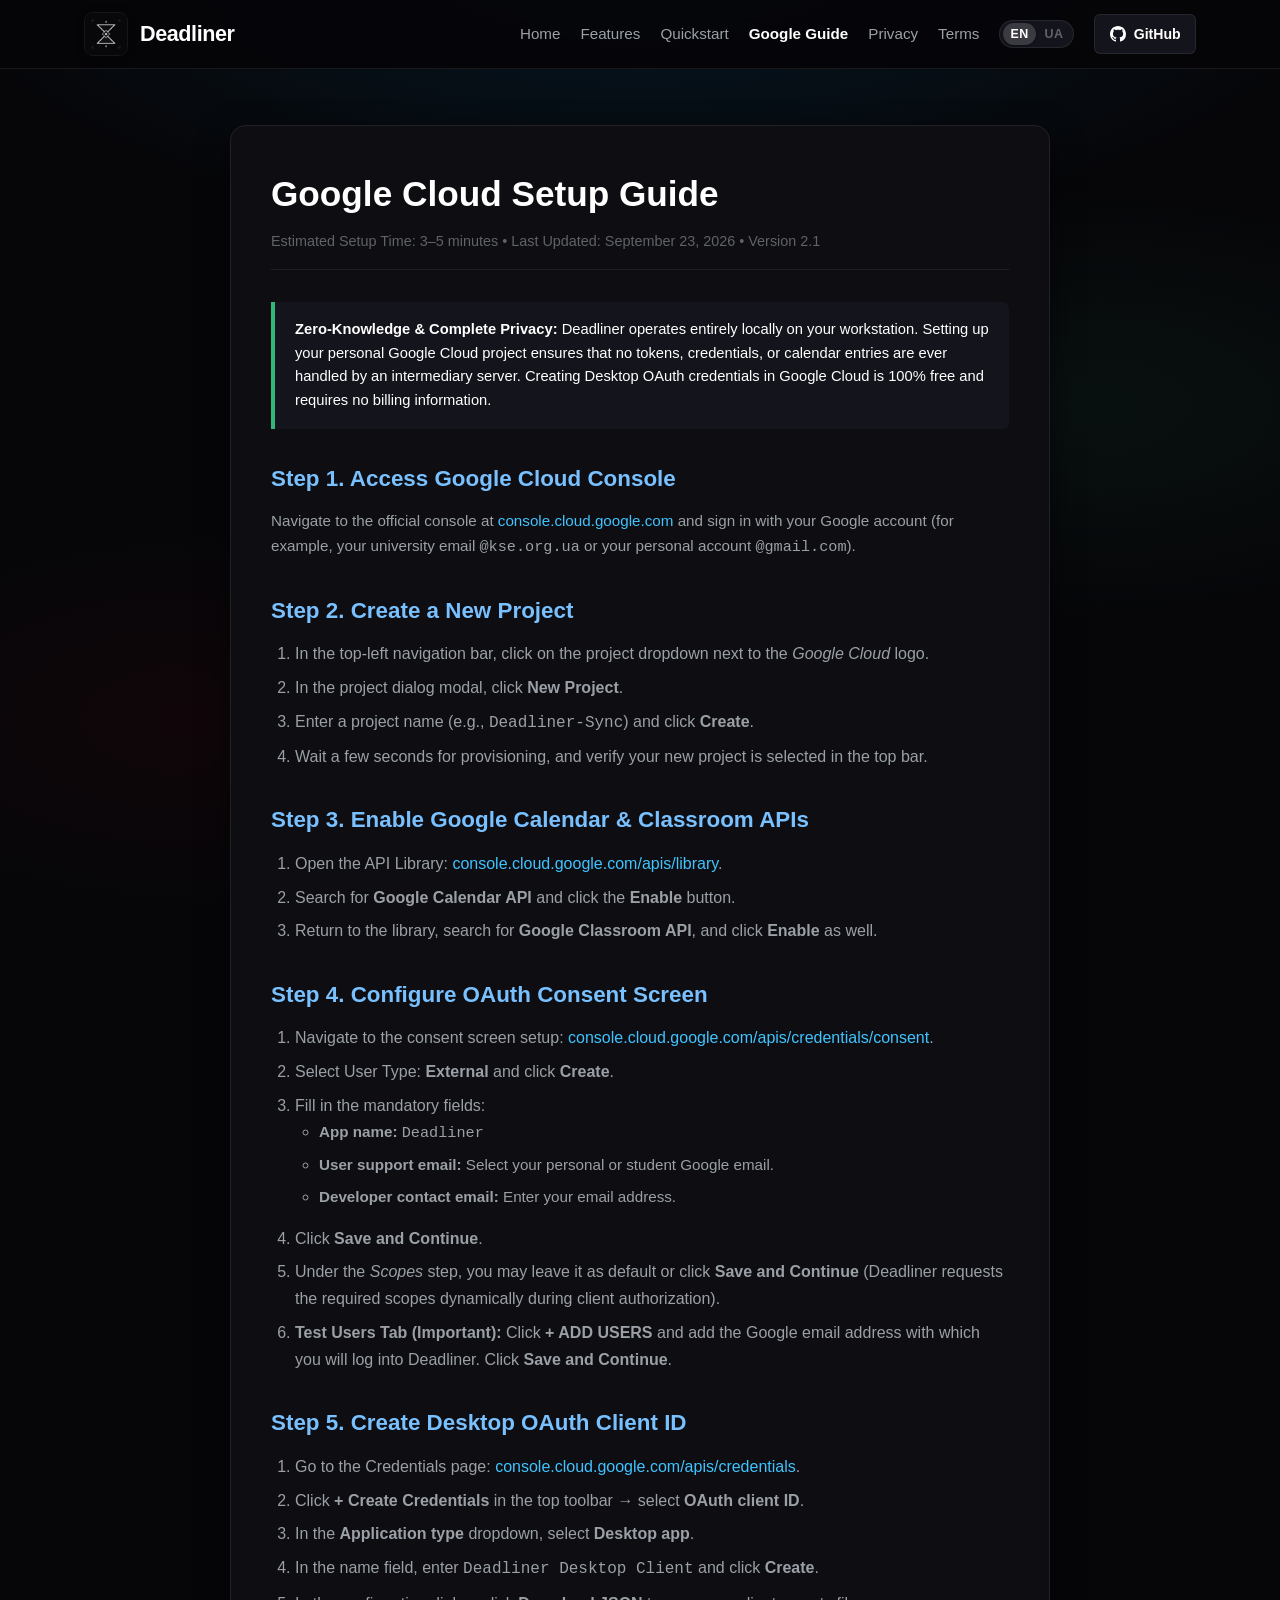
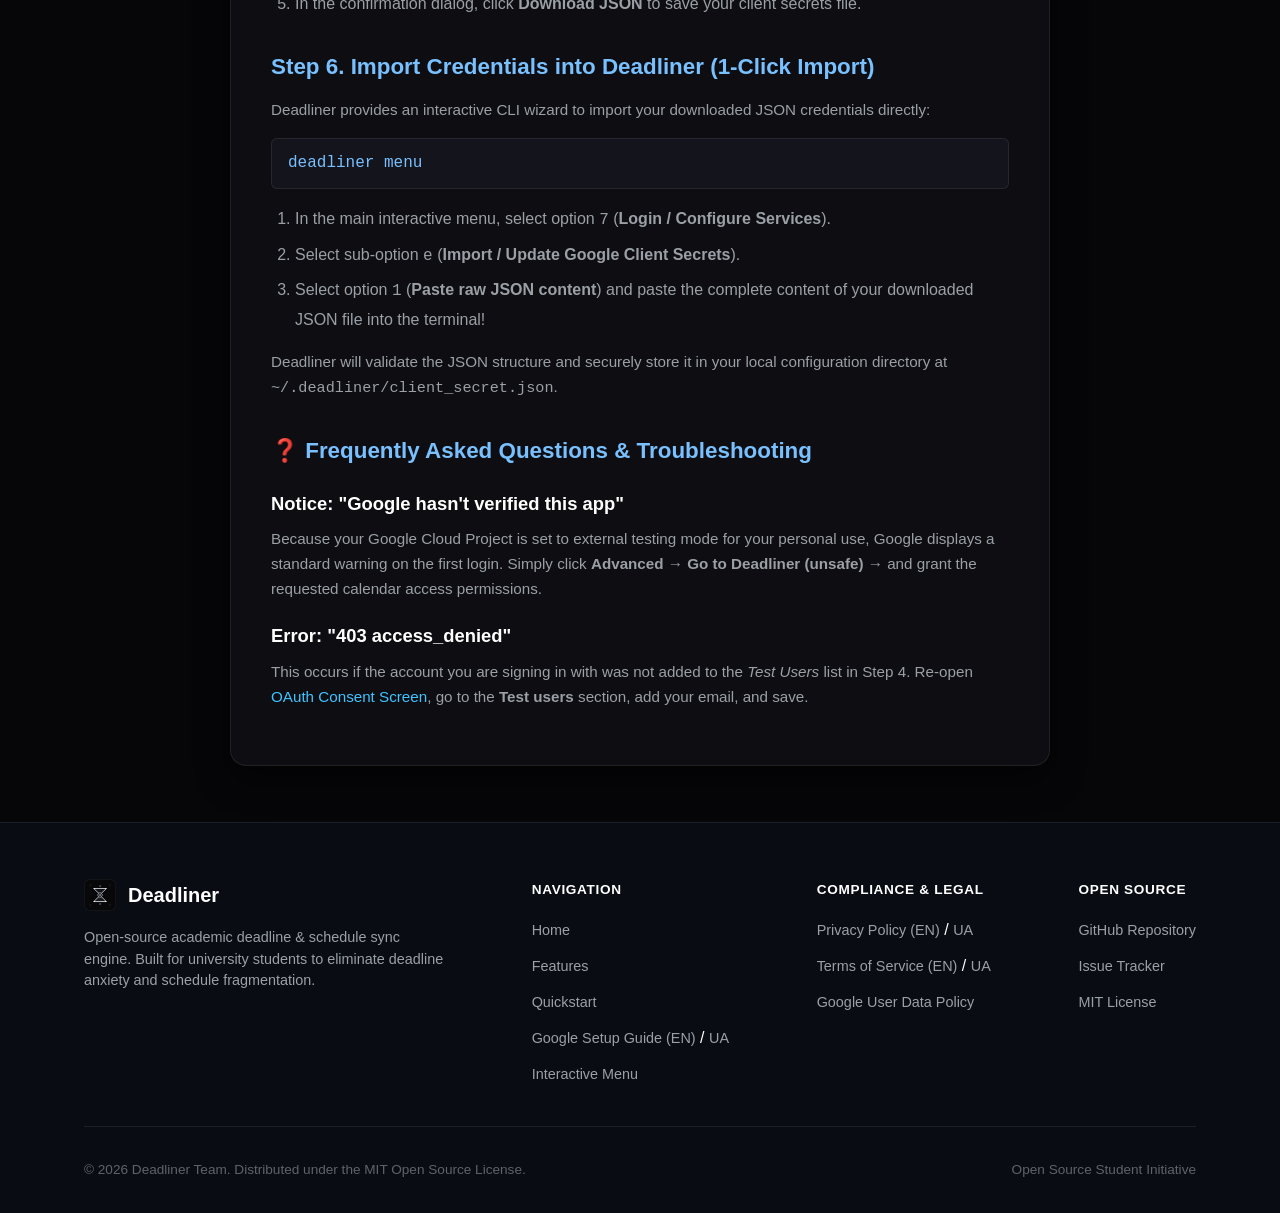
<file: docs/google_setup_guide.html>
<!DOCTYPE html>
<html lang="en">
<head>
  <meta charset="UTF-8">
  <meta name="viewport" content="width=device-width, initial-scale=1.0">
  <title>Google Cloud Setup Guide — Deadliner</title>
  <meta name="description" content="Step-by-step walkthrough to configure your Google Cloud Project, obtain OAuth 2.0 Desktop credentials, and connect to Deadliner.">
  <link rel="icon" type="image/png" href="assets/logo.png">
  <link rel="stylesheet" href="assets/style.css">
</head>
<body>

  <!-- Site Header -->
  <header class="site-header">
    <div class="container nav-wrap">
      <a href="index.html" class="brand-link" aria-label="Deadliner Home">
        <img src="assets/logo.png" alt="Deadliner Logo" class="brand-logo" width="44" height="44">
        <span class="brand-title">Deadliner</span>
      </a>
      <nav class="main-nav" aria-label="Main Navigation">
        <a href="index.html" class="nav-link">Home</a>
        <a href="index.html#features" class="nav-link">Features</a>
        <a href="index.html#quickstart" class="nav-link">Quickstart</a>
        <a href="google_setup_guide.html" class="nav-link" style="color: var(--text-primary); font-weight: 700;">Google Guide</a>
        <a href="privacy.html" class="nav-link">Privacy</a>
        <a href="terms.html" class="nav-link">Terms</a>
        <div class="lang-switch" aria-label="Language Switcher">
          <span class="lang-opt active" aria-current="page">EN</span>
          <a href="uk/google_setup_guide.html" class="lang-opt" title="Українська версія">UA</a>
        </div>
        <a href="https://github.com/vkatsel/deadliner" class="btn-github" target="_blank" rel="noopener noreferrer">
          <svg height="16" width="16" viewBox="0 0 16 16" fill="currentColor" aria-hidden="true">
            <path d="M8 0C3.58 0 0 3.58 0 8c0 3.54 2.29 6.53 5.47 7.59.4.07.55-.17.55-.38 0-.19-.01-.82-.01-1.49-2.01.37-2.53-.49-2.69-.94-.09-.23-.48-.94-.82-1.13-.28-.15-.68-.52-.01-.53.63-.01 1.08.58 1.23.82.72 1.21 1.87.87 2.33.66.07-.52.28-.87.51-1.07-1.78-.2-3.64-.89-3.64-3.95 0-.87.31-1.59.82-2.15-.08-.2-.36-1.02.08-2.12 0 0 .67-.21 2.2.82.64-.18 1.32-.27 2-.27.68 0 1.36.09 2 .27 1.53-1.04 2.2-.82 2.2-.82.44 1.1.16 1.92.08 2.12.51.56.82 1.27.82 2.15 0 3.07-1.87 3.75-3.65 3.95.29.25.54.73.54 1.48 0 1.07-.01 1.93-.01 2.2 0 .21.15.46.55.38A8.013 8.013 0 0016 8c0-4.42-3.58-8-8-8z"></path>
          </svg>
          GitHub
        </a>
      </nav>
    </div>
  </header>

  <!-- Main Content -->
  <main class="container">
    <article class="legal-content-wrap">
      <h1>Google Cloud Setup Guide</h1>
      <div class="legal-meta">
        <span>Estimated Setup Time: 3–5 minutes</span> &bull; 
        <span>Last Updated: September 23, 2026</span> &bull;
        <span>Version 2.1</span>
      </div>

      <div class="callout-box callout-green">
        <strong>Zero-Knowledge &amp; Complete Privacy:</strong> Deadliner operates entirely locally on your workstation. Setting up your personal Google Cloud project ensures that no tokens, credentials, or calendar entries are ever handled by an intermediary server. Creating Desktop OAuth credentials in Google Cloud is 100% free and requires no billing information.
      </div>

      <h2>Step 1. Access Google Cloud Console</h2>
      <p>
        Navigate to the official console at <a href="https://console.cloud.google.com/" target="_blank" rel="noopener noreferrer">console.cloud.google.com</a> and sign in with your Google account (for example, your university email <code>@kse.org.ua</code> or your personal account <code>@gmail.com</code>).
      </p>

      <h2>Step 2. Create a New Project</h2>
      <ol style="color: var(--text-secondary); padding-left: 1.5rem; margin-bottom: 1rem; line-height: 1.7;">
        <li>In the top-left navigation bar, click on the project dropdown next to the <em>Google Cloud</em> logo.</li>
        <li>In the project dialog modal, click <strong>New Project</strong>.</li>
        <li>Enter a project name (e.g., <code>Deadliner-Sync</code>) and click <strong>Create</strong>.</li>
        <li>Wait a few seconds for provisioning, and verify your new project is selected in the top bar.</li>
      </ol>

      <h2>Step 3. Enable Google Calendar &amp; Classroom APIs</h2>
      <ol style="color: var(--text-secondary); padding-left: 1.5rem; margin-bottom: 1rem; line-height: 1.7;">
        <li>Open the API Library: <a href="https://console.cloud.google.com/apis/library" target="_blank" rel="noopener noreferrer">console.cloud.google.com/apis/library</a>.</li>
        <li>Search for <strong>Google Calendar API</strong> and click the <strong>Enable</strong> button.</li>
        <li>Return to the library, search for <strong>Google Classroom API</strong>, and click <strong>Enable</strong> as well.</li>
      </ol>

      <h2>Step 4. Configure OAuth Consent Screen</h2>
      <ol style="color: var(--text-secondary); padding-left: 1.5rem; margin-bottom: 1rem; line-height: 1.7;">
        <li>Navigate to the consent screen setup: <a href="https://console.cloud.google.com/apis/credentials/consent" target="_blank" rel="noopener noreferrer">console.cloud.google.com/apis/credentials/consent</a>.</li>
        <li>Select User Type: <strong>External</strong> and click <strong>Create</strong>.</li>
        <li>Fill in the mandatory fields:
          <ul>
            <li><strong>App name:</strong> <code>Deadliner</code></li>
            <li><strong>User support email:</strong> Select your personal or student Google email.</li>
            <li><strong>Developer contact email:</strong> Enter your email address.</li>
          </ul>
        </li>
        <li>Click <strong>Save and Continue</strong>.</li>
        <li>Under the <em>Scopes</em> step, you may leave it as default or click <strong>Save and Continue</strong> (Deadliner requests the required scopes dynamically during client authorization).</li>
        <li><strong>Test Users Tab (Important):</strong> Click <strong>+ ADD USERS</strong> and add the Google email address with which you will log into Deadliner. Click <strong>Save and Continue</strong>.</li>
      </ol>

      <h2>Step 5. Create Desktop OAuth Client ID</h2>
      <ol style="color: var(--text-secondary); padding-left: 1.5rem; margin-bottom: 1rem; line-height: 1.7;">
        <li>Go to the Credentials page: <a href="https://console.cloud.google.com/apis/credentials" target="_blank" rel="noopener noreferrer">console.cloud.google.com/apis/credentials</a>.</li>
        <li>Click <strong>+ Create Credentials</strong> in the top toolbar &rarr; select <strong>OAuth client ID</strong>.</li>
        <li>In the <strong>Application type</strong> dropdown, select <strong>Desktop app</strong>.</li>
        <li>In the name field, enter <code>Deadliner Desktop Client</code> and click <strong>Create</strong>.</li>
        <li>In the confirmation dialog, click <strong>Download JSON</strong> to save your client secrets file.</li>
      </ol>

      <h2>Step 6. Import Credentials into Deadliner (1-Click Import)</h2>
      <p>Deadliner provides an interactive CLI wizard to import your downloaded JSON credentials directly:</p>
      <div style="background: var(--bg-tertiary); border: 1px solid var(--border-color); border-radius: var(--radius-sm); padding: 0.75rem 1rem; margin-bottom: 1rem; font-family: var(--font-mono); color: #79c0ff;">
        <code>deadliner menu</code>
      </div>
      <ol style="color: var(--text-secondary); padding-left: 1.5rem; margin-bottom: 1rem; line-height: 1.7;">
        <li>In the main interactive menu, select option <code>7</code> (<strong>Login / Configure Services</strong>).</li>
        <li>Select sub-option <code>e</code> (<strong>Import / Update Google Client Secrets</strong>).</li>
        <li>Select option <code>1</code> (<strong>Paste raw JSON content</strong>) and paste the complete content of your downloaded JSON file into the terminal!</li>
      </ol>
      <p>
        Deadliner will validate the JSON structure and securely store it in your local configuration directory at <code>~/.deadliner/client_secret.json</code>.
      </p>

      <h2>❓ Frequently Asked Questions &amp; Troubleshooting</h2>
      <h3>Notice: "Google hasn't verified this app"</h3>
      <p>
        Because your Google Cloud Project is set to external testing mode for your personal use, Google displays a standard warning on the first login. Simply click <strong>Advanced</strong> &rarr; <strong>Go to Deadliner (unsafe)</strong> &rarr; and grant the requested calendar access permissions.
      </p>

      <h3>Error: "403 access_denied"</h3>
      <p>
        This occurs if the account you are signing in with was not added to the <em>Test Users</em> list in Step 4. Re-open <a href="https://console.cloud.google.com/apis/credentials/consent" target="_blank" rel="noopener noreferrer">OAuth Consent Screen</a>, go to the <strong>Test users</strong> section, add your email, and save.
      </p>
    </article>
  </main>

  <!-- Site Footer -->
  <footer class="site-footer">
    <div class="container">
      <div class="footer-top">
        <div class="footer-brand">
          <div class="footer-logo-row">
            <img src="assets/logo.png" alt="Deadliner Logo" width="32" height="32" style="border-radius: 4px;">
            <span class="footer-brand-title">Deadliner</span>
          </div>
          <p class="footer-tagline">
            Open-source academic deadline &amp; schedule sync engine. Built for university students to eliminate deadline anxiety and schedule fragmentation.
          </p>
        </div>

        <div class="footer-nav-col">
          <h4>Navigation</h4>
          <ul>
            <li><a href="index.html">Home</a></li>
            <li><a href="index.html#features">Features</a></li>
            <li><a href="index.html#quickstart">Quickstart</a></li>
            <li><a href="google_setup_guide.html">Google Setup Guide (EN)</a> / <a href="uk/google_setup_guide.html">UA</a></li>
            <li><a href="index.html#menu-showcase">Interactive Menu</a></li>
          </ul>
        </div>

        <div class="footer-nav-col">
          <h4>Compliance &amp; Legal</h4>
          <ul>
            <li><a href="privacy.html">Privacy Policy (EN)</a> / <a href="uk/privacy.html">UA</a></li>
            <li><a href="terms.html">Terms of Service (EN)</a> / <a href="uk/terms.html">UA</a></li>
            <li><a href="https://developers.google.com/terms/api-services-user-data-policy" target="_blank" rel="noopener noreferrer">Google User Data Policy</a></li>
          </ul>
        </div>

        <div class="footer-nav-col">
          <h4>Open Source</h4>
          <ul>
            <li><a href="https://github.com/vkatsel/deadliner" target="_blank" rel="noopener noreferrer">GitHub Repository</a></li>
            <li><a href="https://github.com/vkatsel/deadliner/issues" target="_blank" rel="noopener noreferrer">Issue Tracker</a></li>
            <li><a href="https://github.com/vkatsel/deadliner/blob/main/LICENSE" target="_blank" rel="noopener noreferrer">MIT License</a></li>
          </ul>
        </div>
      </div>

      <div class="footer-bottom">
        <div>&copy; 2026 Deadliner Team. Distributed under the MIT Open Source License.</div>
        <div>Open Source Student Initiative</div>
      </div>
    </div>
  </footer>

</body>
</html>
</file>
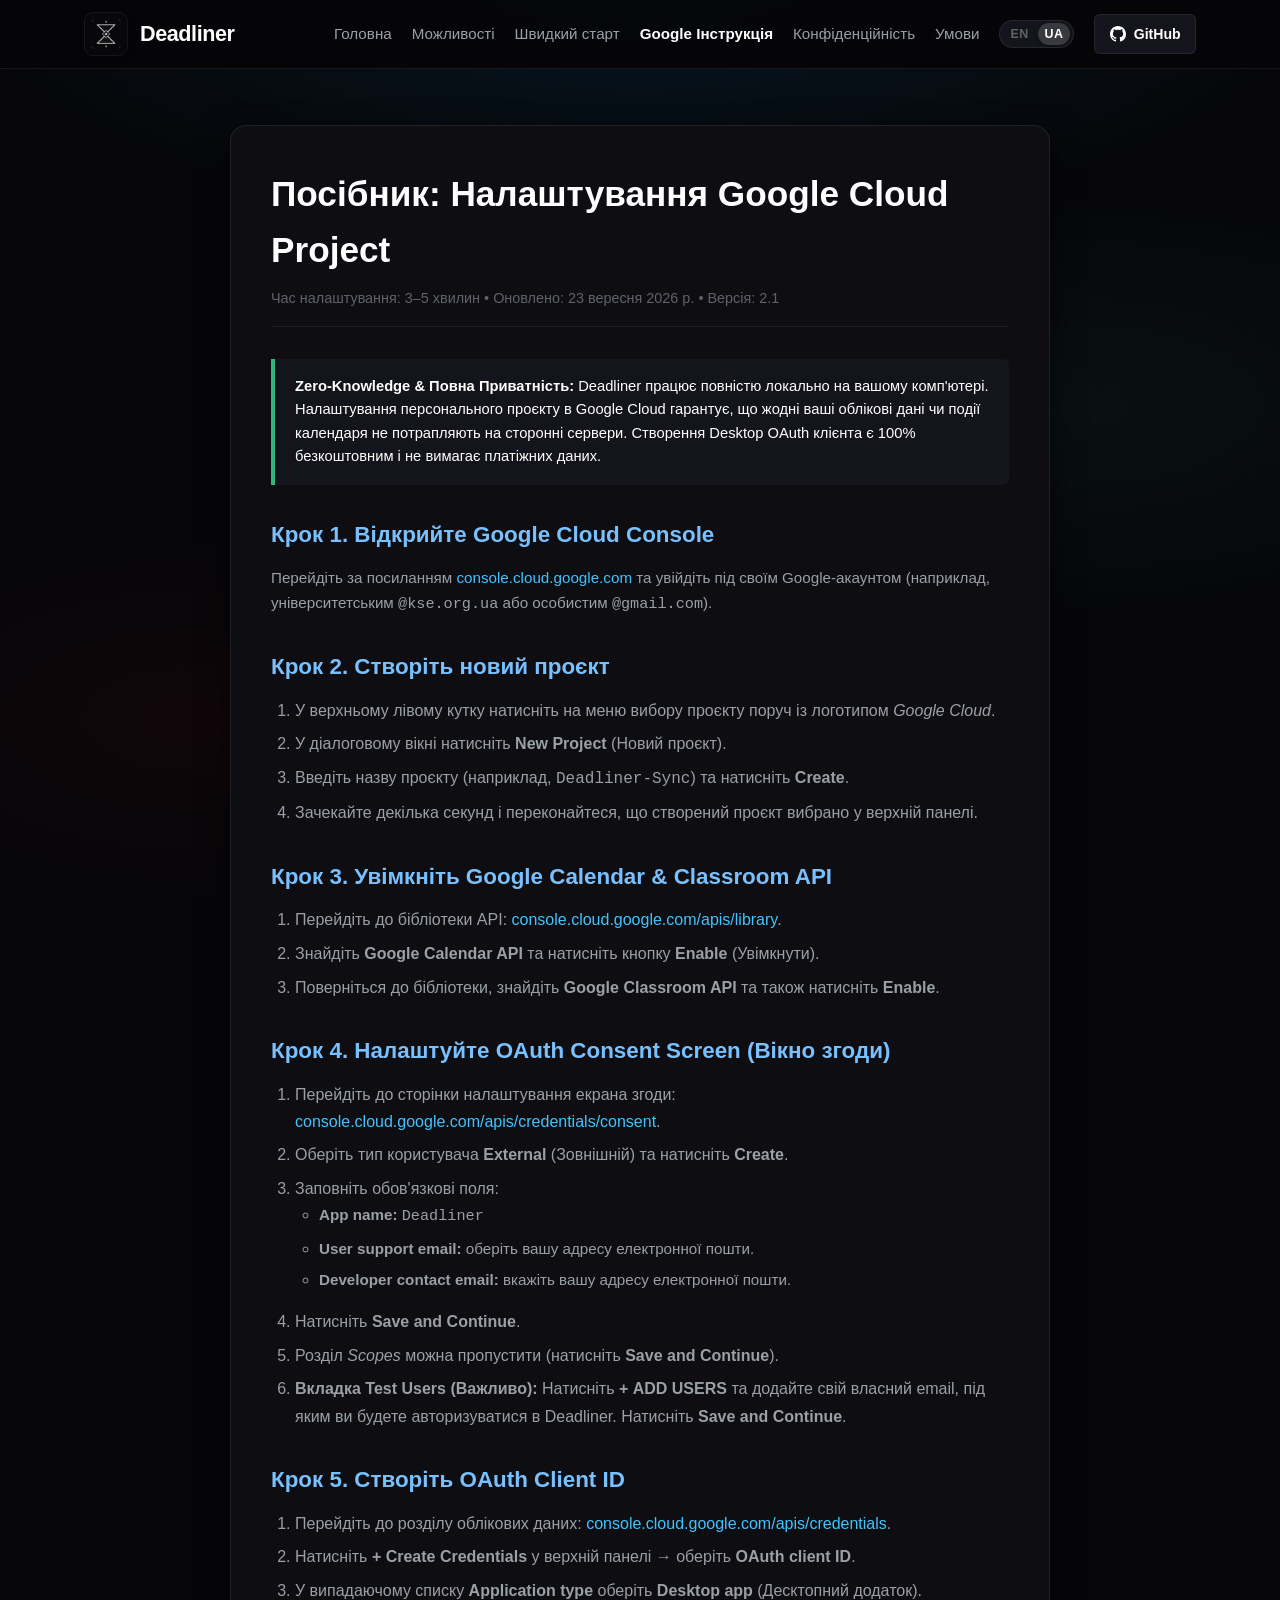
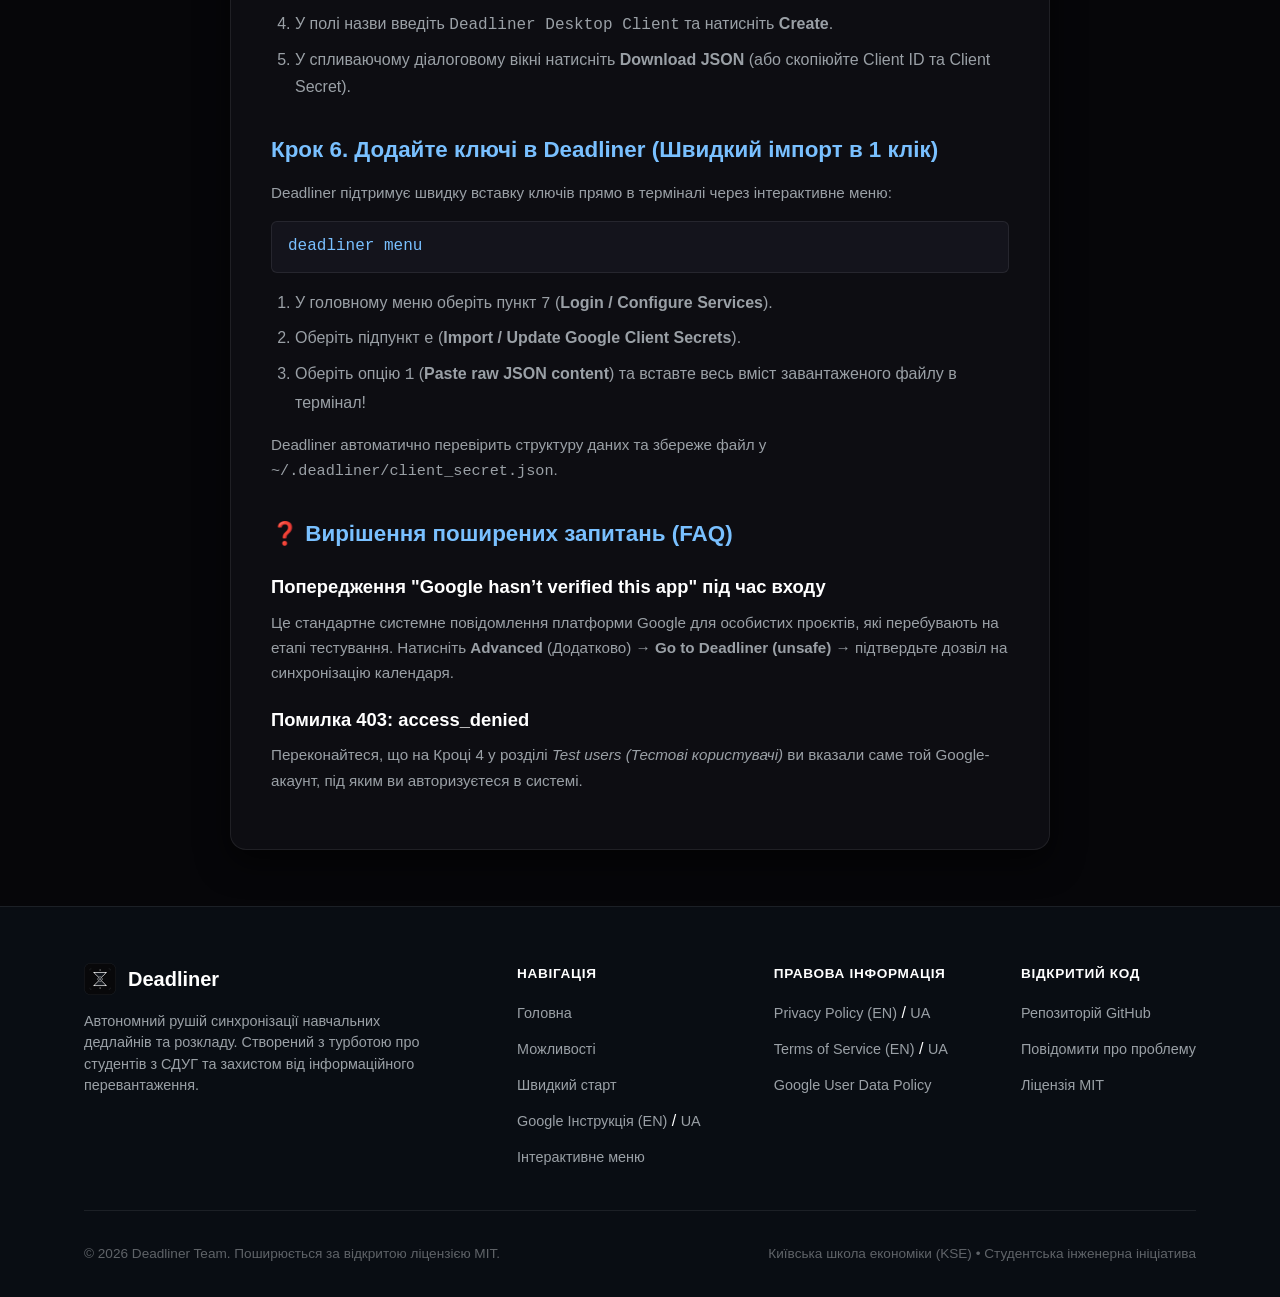
<file: docs/google_setup_guide_uk.html>
<!DOCTYPE html>
<html lang="uk">
<head>
  <meta charset="UTF-8">
  <meta name="viewport" content="width=device-width, initial-scale=1.0">
  <title>Посібник із налаштування Google Cloud — Deadliner</title>
  <meta name="description" content="Покроковий посібник із налаштування Google Cloud Project, отримання OAuth 2.0 Client ID та підключення до Deadliner.">
  <link rel="icon" type="image/png" href="assets/logo.png">
  <link rel="stylesheet" href="assets/style.css">
</head>
<body>

  <!-- Site Header -->
  <header class="site-header">
    <div class="container nav-wrap">
      <a href="index_uk.html" class="brand-link" aria-label="Deadliner Головна">
        <img src="assets/logo.png" alt="Логотип Deadliner" class="brand-logo" width="44" height="44">
        <span class="brand-title">Deadliner</span>
      </a>
      <nav class="main-nav" aria-label="Головна навігація">
        <a href="index_uk.html" class="nav-link">Головна</a>
        <a href="index_uk.html#features" class="nav-link">Можливості</a>
        <a href="index_uk.html#quickstart" class="nav-link">Швидкий старт</a>
        <a href="google_setup_guide_uk.html" class="nav-link" style="color: var(--text-primary); font-weight: 700;">Google Інструкція</a>
        <a href="privacy_uk.html" class="nav-link">Конфіденційність</a>
        <a href="terms_uk.html" class="nav-link">Умови</a>
        <div class="lang-switch" aria-label="Вибір мови">
          <a href="google_setup_guide.html" class="lang-opt" title="English version">EN</a>
          <span class="lang-opt active" aria-current="page">UA</span>
        </div>
        <a href="https://github.com/vkatsel/deadliner" class="btn-github" target="_blank" rel="noopener noreferrer">
          <svg height="16" width="16" viewBox="0 0 16 16" fill="currentColor" aria-hidden="true">
            <path d="M8 0C3.58 0 0 3.58 0 8c0 3.54 2.29 6.53 5.47 7.59.4.07.55-.17.55-.38 0-.19-.01-.82-.01-1.49-2.01.37-2.53-.49-2.69-.94-.09-.23-.48-.94-.82-1.13-.28-.15-.68-.52-.01-.53.63-.01 1.08.58 1.23.82.72 1.21 1.87.87 2.33.66.07-.52.28-.87.51-1.07-1.78-.2-3.64-.89-3.64-3.95 0-.87.31-1.59.82-2.15-.08-.2-.36-1.02.08-2.12 0 0 .67-.21 2.2.82.64-.18 1.32-.27 2-.27.68 0 1.36.09 2 .27 1.53-1.04 2.2-.82 2.2-.82.44 1.1.16 1.92.08 2.12.51.56.82 1.27.82 2.15 0 3.07-1.87 3.75-3.65 3.95.29.25.54.73.54 1.48 0 1.07-.01 1.93-.01 2.2 0 .21.15.46.55.38A8.013 8.013 0 0016 8c0-4.42-3.58-8-8-8z"></path>
          </svg>
          GitHub
        </a>
      </nav>
    </div>
  </header>

  <!-- Main Content -->
  <main class="container">
    <article class="legal-content-wrap">
      <h1>Посібник: Налаштування Google Cloud Project</h1>
      <div class="legal-meta">
        <span>Час налаштування: 3–5 хвилин</span> &bull; 
        <span>Оновлено: 23 вересня 2026 р.</span> &bull;
        <span>Версія: 2.1</span>
      </div>

      <div class="callout-box callout-green">
        <strong>Zero-Knowledge &amp; Повна Приватність:</strong> Deadliner працює повністю локально на вашому комп'ютері. Налаштування персонального проєкту в Google Cloud гарантує, що жодні ваші облікові дані чи події календаря не потрапляють на сторонні сервери. Створення Desktop OAuth клієнта є 100% безкоштовним і не вимагає платіжних даних.
      </div>

      <h2>Крок 1. Відкрийте Google Cloud Console</h2>
      <p>
        Перейдіть за посиланням <a href="https://console.cloud.google.com/" target="_blank" rel="noopener noreferrer">console.cloud.google.com</a> та увійдіть під своїм Google-акаунтом (наприклад, університетським <code>@kse.org.ua</code> або особистим <code>@gmail.com</code>).
      </p>

      <h2>Крок 2. Створіть новий проєкт</h2>
      <ol style="color: var(--text-secondary); padding-left: 1.5rem; margin-bottom: 1rem; line-height: 1.7;">
        <li>У верхньому лівому кутку натисніть на меню вибору проєкту поруч із логотипом <em>Google Cloud</em>.</li>
        <li>У діалоговому вікні натисніть <strong>New Project</strong> (Новий проєкт).</li>
        <li>Введіть назву проєкту (наприклад, <code>Deadliner-Sync</code>) та натисніть <strong>Create</strong>.</li>
        <li>Зачекайте декілька секунд і переконайтеся, що створений проєкт вибрано у верхній панелі.</li>
      </ol>

      <h2>Крок 3. Увімкніть Google Calendar &amp; Classroom API</h2>
      <ol style="color: var(--text-secondary); padding-left: 1.5rem; margin-bottom: 1rem; line-height: 1.7;">
        <li>Перейдіть до бібліотеки API: <a href="https://console.cloud.google.com/apis/library" target="_blank" rel="noopener noreferrer">console.cloud.google.com/apis/library</a>.</li>
        <li>Знайдіть <strong>Google Calendar API</strong> та натисніть кнопку <strong>Enable</strong> (Увімкнути).</li>
        <li>Поверніться до бібліотеки, знайдіть <strong>Google Classroom API</strong> та також натисніть <strong>Enable</strong>.</li>
      </ol>

      <h2>Крок 4. Налаштуйте OAuth Consent Screen (Вікно згоди)</h2>
      <ol style="color: var(--text-secondary); padding-left: 1.5rem; margin-bottom: 1rem; line-height: 1.7;">
        <li>Перейдіть до сторінки налаштування екрана згоди: <a href="https://console.cloud.google.com/apis/credentials/consent" target="_blank" rel="noopener noreferrer">console.cloud.google.com/apis/credentials/consent</a>.</li>
        <li>Оберіть тип користувача <strong>External</strong> (Зовнішній) та натисніть <strong>Create</strong>.</li>
        <li>Заповніть обов'язкові поля:
          <ul>
            <li><strong>App name:</strong> <code>Deadliner</code></li>
            <li><strong>User support email:</strong> оберіть вашу адресу електронної пошти.</li>
            <li><strong>Developer contact email:</strong> вкажіть вашу адресу електронної пошти.</li>
          </ul>
        </li>
        <li>Натисніть <strong>Save and Continue</strong>.</li>
        <li>Розділ <em>Scopes</em> можна пропустити (натисніть <strong>Save and Continue</strong>).</li>
        <li><strong>Вкладка Test Users (Важливо):</strong> Натисніть <strong>+ ADD USERS</strong> та додайте свій власний email, під яким ви будете авторизуватися в Deadliner. Натисніть <strong>Save and Continue</strong>.</li>
      </ol>

      <h2>Крок 5. Створіть OAuth Client ID</h2>
      <ol style="color: var(--text-secondary); padding-left: 1.5rem; margin-bottom: 1rem; line-height: 1.7;">
        <li>Перейдіть до розділу облікових даних: <a href="https://console.cloud.google.com/apis/credentials" target="_blank" rel="noopener noreferrer">console.cloud.google.com/apis/credentials</a>.</li>
        <li>Натисніть <strong>+ Create Credentials</strong> у верхній панелі &rarr; оберіть <strong>OAuth client ID</strong>.</li>
        <li>У випадаючому списку <strong>Application type</strong> оберіть <strong>Desktop app</strong> (Десктопний додаток).</li>
        <li>У полі назви введіть <code>Deadliner Desktop Client</code> та натисніть <strong>Create</strong>.</li>
        <li>У спливаючому діалоговому вікні натисніть <strong>Download JSON</strong> (або скопіюйте Client ID та Client Secret).</li>
      </ol>

      <h2>Крок 6. Додайте ключі в Deadliner (Швидкий імпорт в 1 клік)</h2>
      <p>Deadliner підтримує швидку вставку ключів прямо в терміналі через інтерактивне меню:</p>
      <div style="background: var(--bg-tertiary); border: 1px solid var(--border-color); border-radius: var(--radius-sm); padding: 0.75rem 1rem; margin-bottom: 1rem; font-family: var(--font-mono); color: #79c0ff;">
        <code>deadliner menu</code>
      </div>
      <ol style="color: var(--text-secondary); padding-left: 1.5rem; margin-bottom: 1rem; line-height: 1.7;">
        <li>У головному меню оберіть пункт <code>7</code> (<strong>Login / Configure Services</strong>).</li>
        <li>Оберіть підпункт <code>e</code> (<strong>Import / Update Google Client Secrets</strong>).</li>
        <li>Оберіть опцію <code>1</code> (<strong>Paste raw JSON content</strong>) та вставте весь вміст завантаженого файлу в термінал!</li>
      </ol>
      <p>
        Deadliner автоматично перевірить структуру даних та збереже файл у <code>~/.deadliner/client_secret.json</code>.
      </p>

      <h2>❓ Вирішення поширених запитань (FAQ)</h2>
      <h3>Попередження "Google hasn’t verified this app" під час входу</h3>
      <p>
        Це стандартне системне повідомлення платформи Google для особистих проєктів, які перебувають на етапі тестування. Натисніть <strong>Advanced</strong> (Додатково) &rarr; <strong>Go to Deadliner (unsafe)</strong> &rarr; підтвердьте дозвіл на синхронізацію календаря.
      </p>

      <h3>Помилка 403: access_denied</h3>
      <p>
        Переконайтеся, що на Кроці 4 у розділі <em>Test users (Тестові користувачі)</em> ви вказали саме той Google-акаунт, під яким ви авторизуєтеся в системі.
      </p>
    </article>
  </main>

  <!-- Site Footer -->
  <footer class="site-footer">
    <div class="container">
      <div class="footer-top">
        <div class="footer-brand">
          <div class="footer-logo-row">
            <img src="assets/logo.png" alt="Логотип Deadliner" width="32" height="32" style="border-radius: 4px;">
            <span class="footer-brand-title">Deadliner</span>
          </div>
          <p class="footer-tagline">
            Автономний рушій синхронізації навчальних дедлайнів та розкладу. Створений з турботою про студентів з СДУГ та захистом від інформаційного перевантаження.
          </p>
        </div>

        <div class="footer-nav-col">
          <h4>Навігація</h4>
          <ul>
            <li><a href="index_uk.html">Головна</a></li>
            <li><a href="index_uk.html#features">Можливості</a></li>
            <li><a href="index_uk.html#quickstart">Швидкий старт</a></li>
            <li><a href="google_setup_guide.html">Google Інструкція (EN)</a> / <a href="google_setup_guide_uk.html">UA</a></li>
            <li><a href="index_uk.html#menu-showcase">Інтерактивне меню</a></li>
          </ul>
        </div>

        <div class="footer-nav-col">
          <h4>Правова інформація</h4>
          <ul>
            <li><a href="privacy.html">Privacy Policy (EN)</a> / <a href="privacy_uk.html">UA</a></li>
            <li><a href="terms.html">Terms of Service (EN)</a> / <a href="terms_uk.html">UA</a></li>
            <li><a href="https://developers.google.com/terms/api-services-user-data-policy" target="_blank" rel="noopener noreferrer">Google User Data Policy</a></li>
          </ul>
        </div>

        <div class="footer-nav-col">
          <h4>Відкритий код</h4>
          <ul>
            <li><a href="https://github.com/vkatsel/deadliner" target="_blank" rel="noopener noreferrer">Репозиторій GitHub</a></li>
            <li><a href="https://github.com/vkatsel/deadliner/issues" target="_blank" rel="noopener noreferrer">Повідомити про проблему</a></li>
            <li><a href="https://github.com/vkatsel/deadliner/blob/main/LICENSE" target="_blank" rel="noopener noreferrer">Ліцензія MIT</a></li>
          </ul>
        </div>
      </div>

      <div class="footer-bottom">
        <div>&copy; 2026 Deadliner Team. Поширюється за відкритою ліцензією MIT.</div>
        <div>Київська школа економіки (KSE) &bull; Студентська інженерна ініціатива</div>
      </div>
    </div>
  </footer>

</body>
</html>
</file>
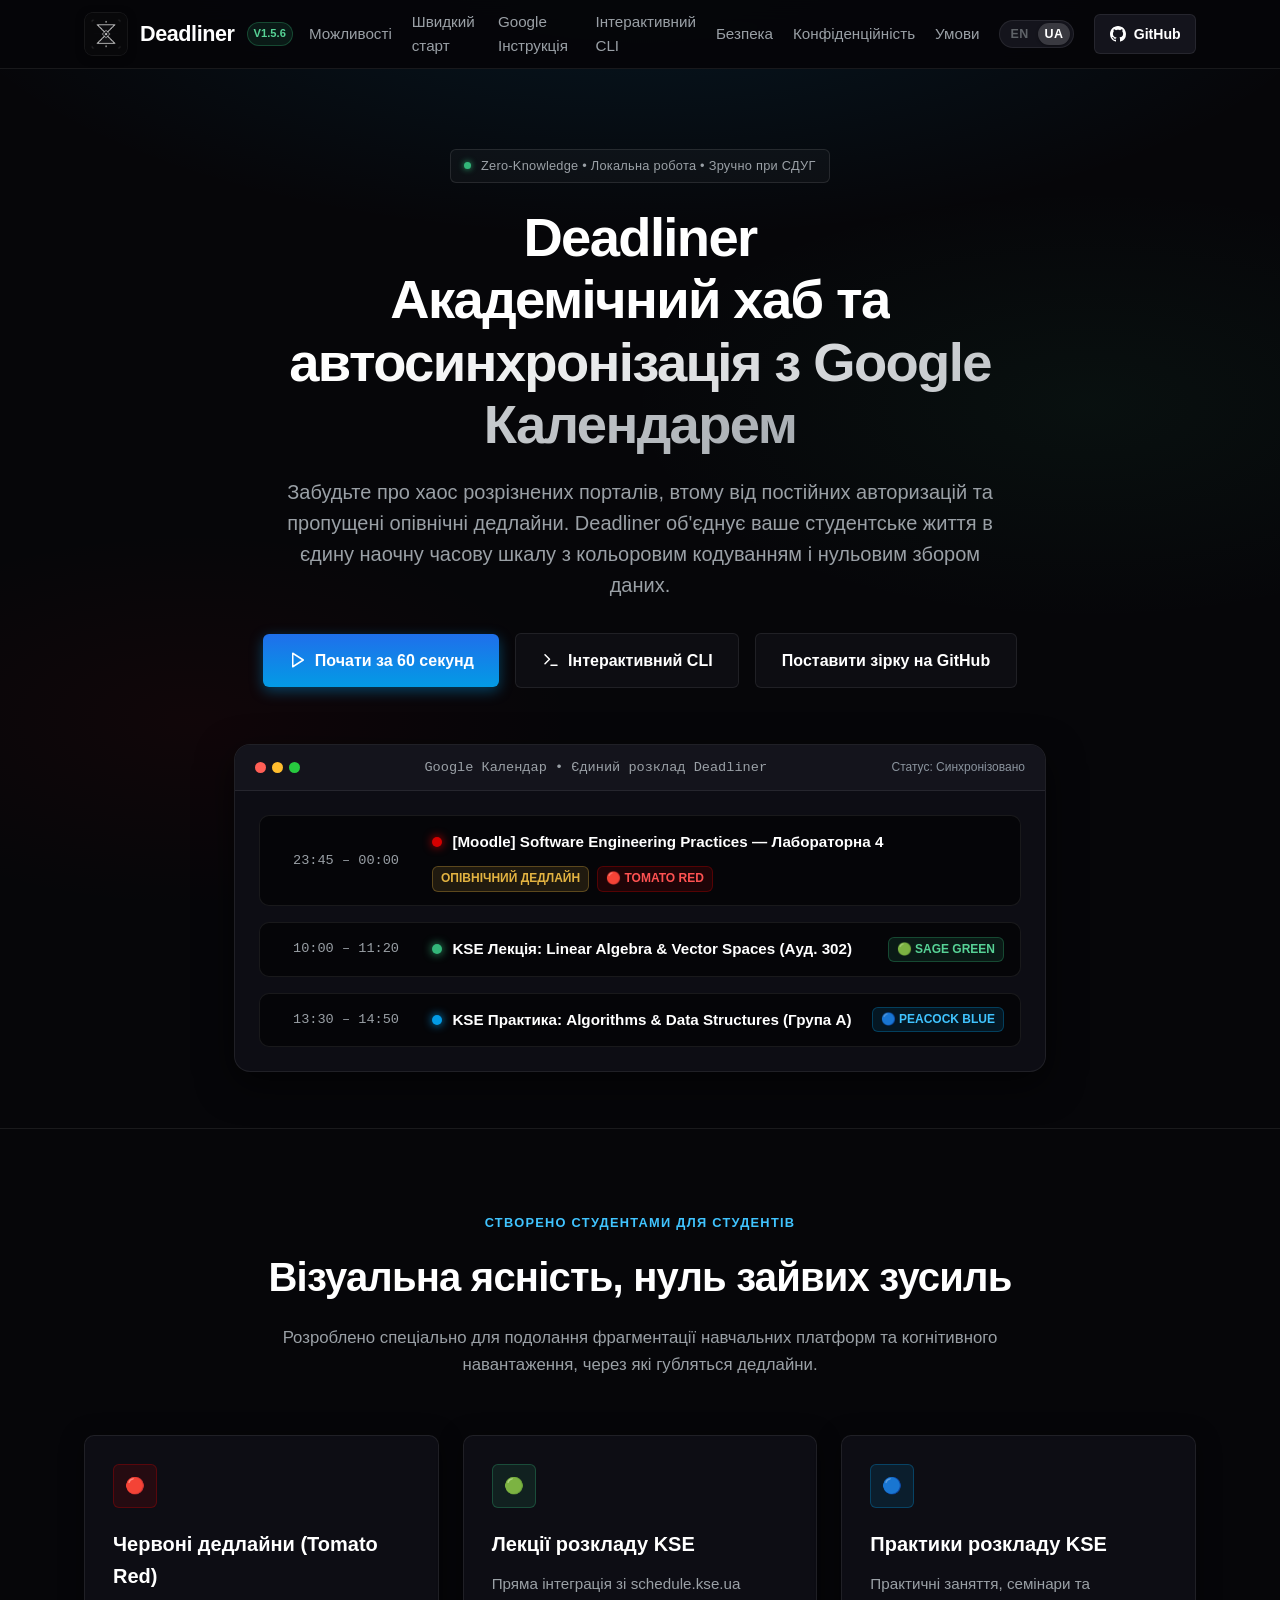
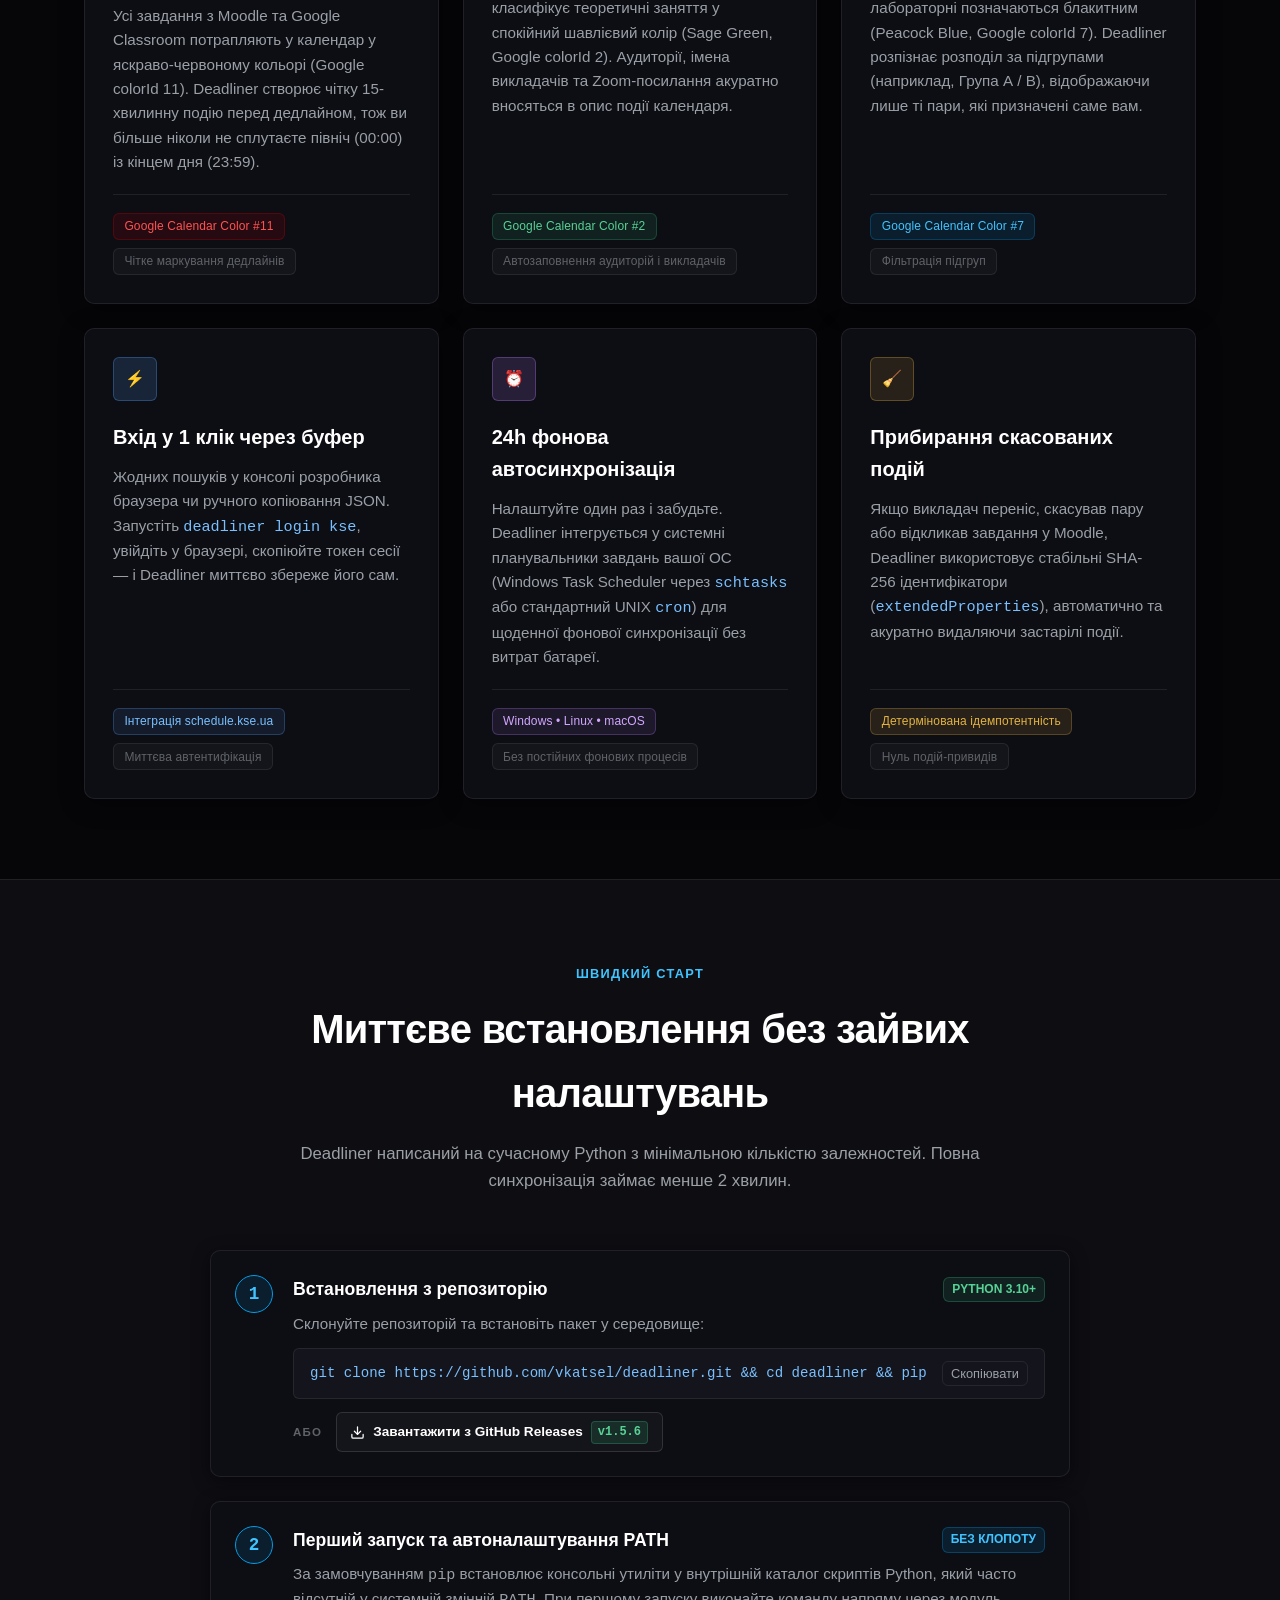
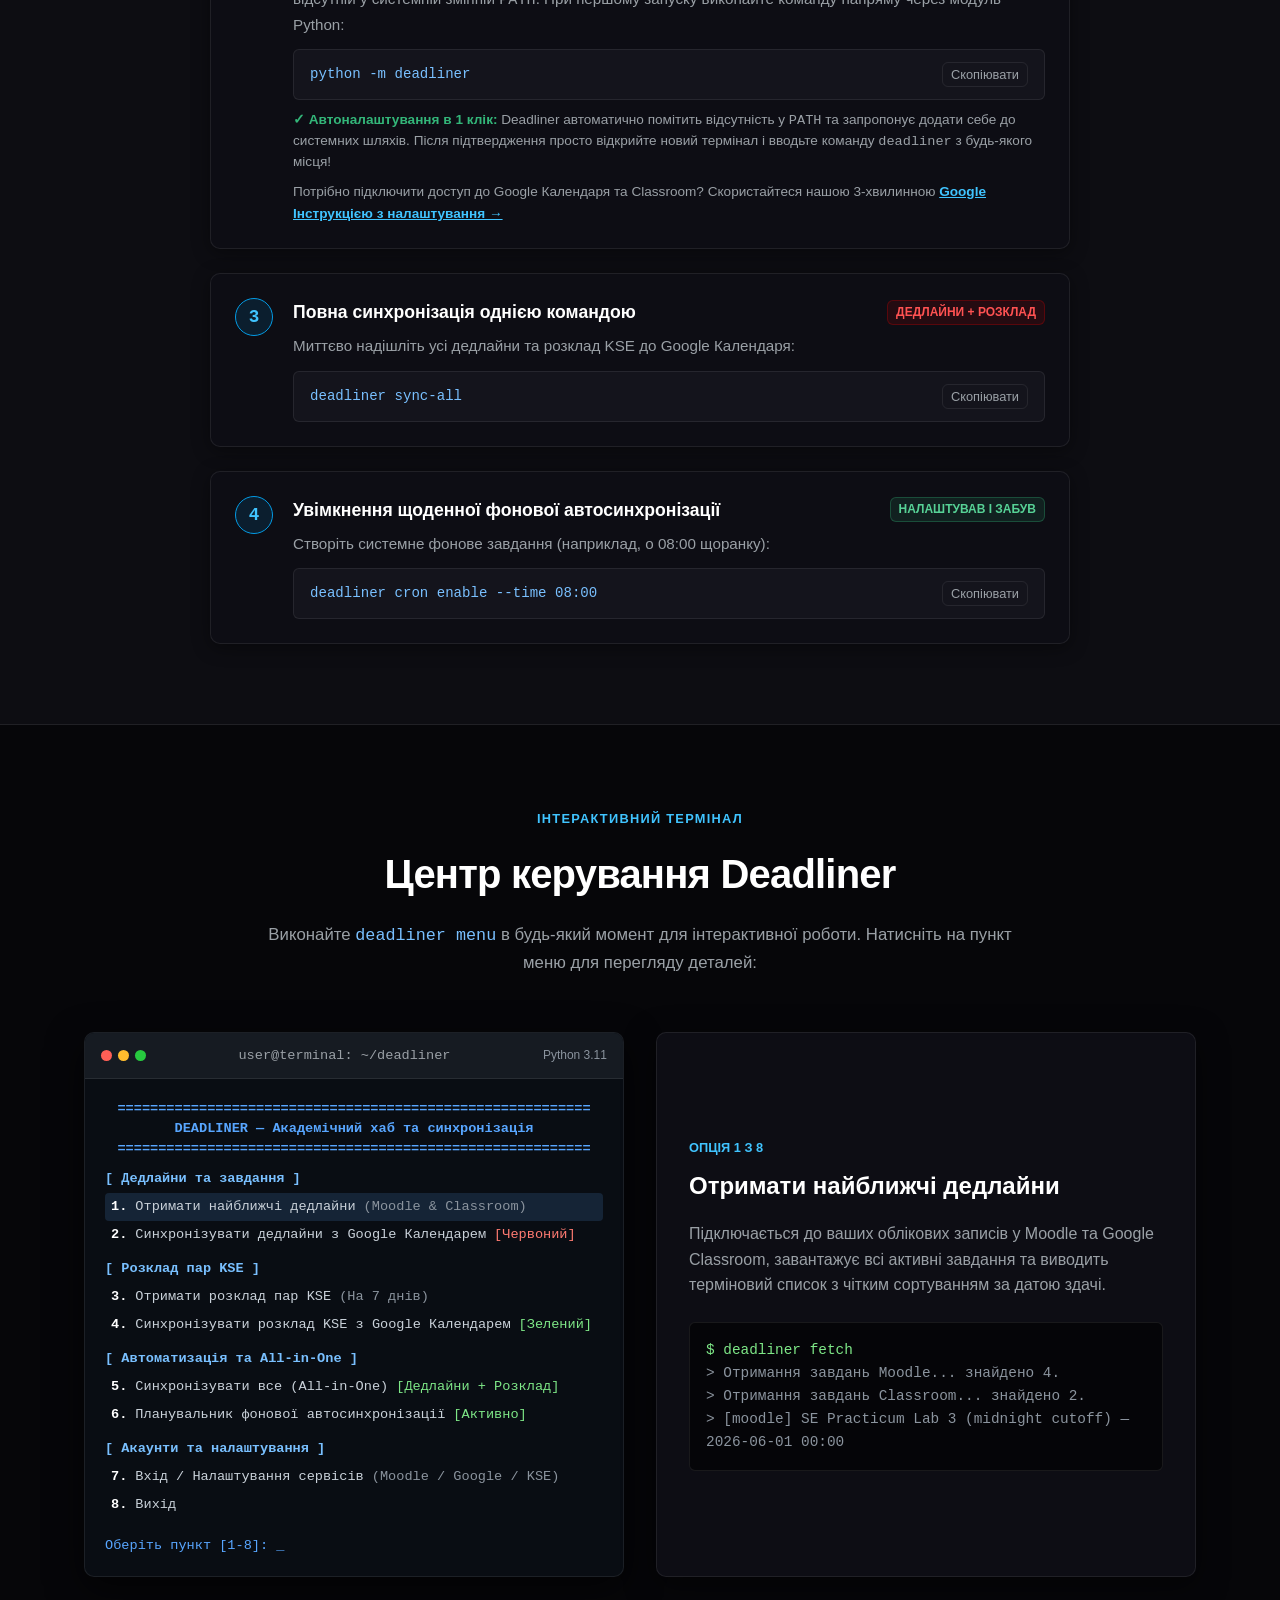
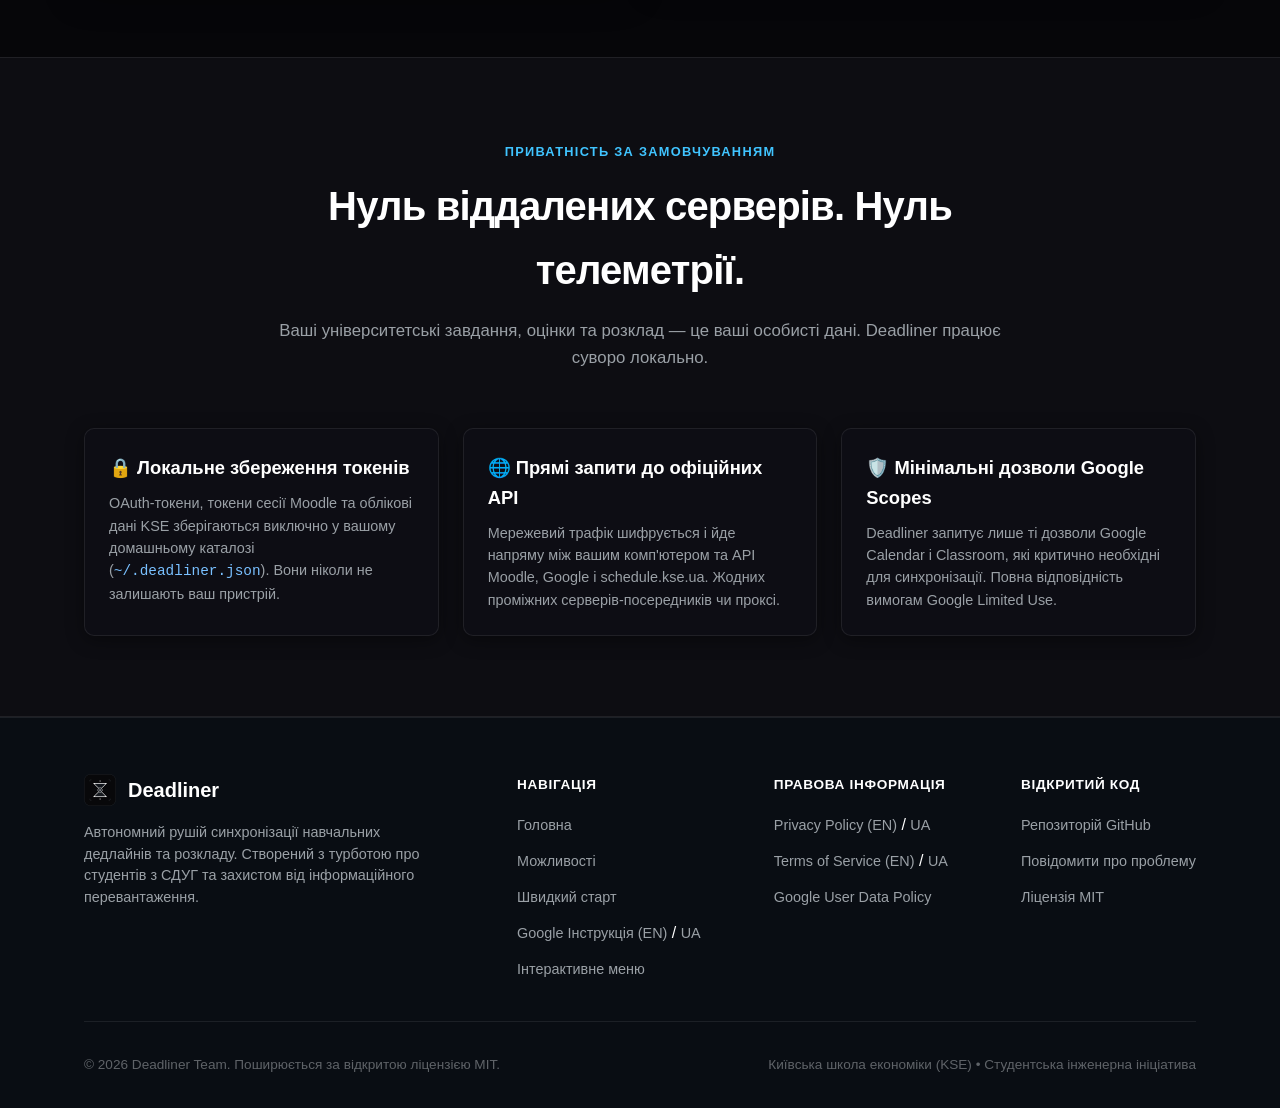
<file: docs/index_uk.html>
<!DOCTYPE html>
<html lang="uk">
<head>
  <meta charset="UTF-8">
  <meta name="viewport" content="width=device-width, initial-scale=1.0">
  <title>Deadliner — Академічний хаб та синхронізація з календарем</title>
  <meta name="description" content="Більше жодних пропущених дедлайнів в університеті. Автоматична синхронізація з Moodle та розкладом KSE напряму до вашого Google Календаря.">
  <link rel="icon" type="image/png" href="assets/logo.png">
  <link rel="stylesheet" href="assets/style.css">
  <meta name="google-site-verification" content="aEbnSVAT5-mh2hJIc8EtZsvRGz0whY2GfawaGZKs8vk" />
</head>
<body>
  <!-- Site Header / Navigation -->
  <header class="site-header">
    <div class="container nav-wrap">
      <a href="index_uk.html" class="brand-link" aria-label="Deadliner Головна">
        <img src="assets/logo.png" alt="Логотип Deadliner" class="brand-logo" width="44" height="44">
        <span class="brand-title">Deadliner</span>
        <span class="brand-badge">v1.5.6</span>
      </a>
      <nav class="main-nav" aria-label="Головна навігація">
        <a href="#features" class="nav-link">Можливості</a>
        <a href="#quickstart" class="nav-link">Швидкий старт</a>
        <a href="google_setup_guide_uk.html" class="nav-link">Google Інструкція</a>
        <a href="#menu-showcase" class="nav-link">Інтерактивний CLI</a>
        <a href="#security" class="nav-link">Безпека</a>
        <a href="privacy_uk.html" class="nav-link">Конфіденційність</a>
        <a href="terms_uk.html" class="nav-link">Умови</a>
        <div class="lang-switch" aria-label="Вибір мови">
          <a href="index.html" class="lang-opt" title="English version">EN</a>
          <span class="lang-opt active" aria-current="page">UA</span>
        </div>
        <a href="https://github.com/vkatsel/deadliner" class="btn-github" target="_blank" rel="noopener noreferrer">
          <svg height="16" width="16" viewBox="0 0 16 16" fill="currentColor" aria-hidden="true">
            <path d="M8 0C3.58 0 0 3.58 0 8c0 3.54 2.29 6.53 5.47 7.59.4.07.55-.17.55-.38 0-.19-.01-.82-.01-1.49-2.01.37-2.53-.49-2.69-.94-.09-.23-.48-.94-.82-1.13-.28-.15-.68-.52-.01-.53.63-.01 1.08.58 1.23.82.72 1.21 1.87.87 2.33.66.07-.52.28-.87.51-1.07-1.78-.2-3.64-.89-3.64-3.95 0-.87.31-1.59.82-2.15-.08-.2-.36-1.02.08-2.12 0 0 .67-.21 2.2.82.64-.18 1.32-.27 2-.27.68 0 1.36.09 2 .27 1.53-1.04 2.2-.82 2.2-.82.44 1.1.16 1.92.08 2.12.51.56.82 1.27.82 2.15 0 3.07-1.87 3.75-3.65 3.95.29.25.54.73.54 1.48 0 1.07-.01 1.93-.01 2.2 0 .21.15.46.55.38A8.013 8.013 0 0016 8c0-4.42-3.58-8-8-8z"></path>
          </svg>
          GitHub
        </a>
      </nav>
    </div>
  </header>

  <!-- Hero Section -->
  <main>
    <section class="hero-section">
      <div class="container hero-content">
        <div class="hero-pill">
          <span class="dot"></span>
          <span>Zero-Knowledge &bull; Локальна робота &bull; Зручно при СДУГ</span>
        </div>

        <h1 class="hero-title">
          Deadliner<br>
          <span class="gradient-text">Академічний хаб та автосинхронізація з Google Календарем</span>
        </h1>

        <p class="hero-subtitle">
          Забудьте про хаос розрізнених порталів, втому від постійних авторизацій та пропущені опівнічні дедлайни.
          Deadliner об'єднує ваше студентське життя в єдину наочну часову шкалу з кольоровим кодуванням і нульовим збором даних.
        </p>

        <div class="hero-actions">
          <a href="#quickstart" class="btn-primary">
            <svg width="18" height="18" viewBox="0 0 24 24" fill="none" stroke="currentColor" stroke-width="2" stroke-linecap="round" stroke-linejoin="round"><polygon points="5 3 19 12 5 21 5 3"></polygon></svg>
            Почати за 60 секунд
          </a>
          <a href="#menu-showcase" class="btn-secondary">
            <svg width="18" height="18" viewBox="0 0 24 24" fill="none" stroke="currentColor" stroke-width="2" stroke-linecap="round" stroke-linejoin="round"><polyline points="4 17 10 11 4 5"></polyline><line x1="12" y1="19" x2="20" y2="19"></line></svg>
            Інтерактивний CLI
          </a>
          <a href="https://github.com/vkatsel/deadliner" class="btn-secondary" target="_blank" rel="noopener noreferrer">
            Поставити зірку на GitHub
          </a>
        </div>

        <!-- Live Calendar Visualization Card -->
        <div class="hero-preview" aria-label="Попередній перегляд календаря">
          <div class="preview-topbar">
            <div class="window-dots">
              <span class="window-dot dot-red"></span>
              <span class="window-dot dot-yellow"></span>
              <span class="window-dot dot-green"></span>
            </div>
            <span class="preview-title">Google Календар &bull; Єдиний розклад Deadliner</span>
            <span style="font-size: 0.75rem; color: #8b949e;">Статус: Синхронізовано</span>
          </div>

          <div class="calendar-mockup">
            <!-- Event 1: Red Deadline -->
            <div class="calendar-row">
              <div class="calendar-time">23:45 – 00:00</div>
              <div class="calendar-event">
                <div class="event-details">
                  <span class="event-indicator indicator-tomato" title="Tomato Red Дедлайн"></span>
                  <span class="event-title">[Moodle] Software Engineering Practices — Лабораторна 4</span>
                </div>
                <div style="display: flex; gap: 0.5rem; align-items: center;">
                  <span class="badge-tag badge-warning">опівнічний дедлайн</span>
                  <span class="badge-tag badge-tomato">🔴 Tomato Red</span>
                </div>
              </div>
            </div>

            <!-- Event 2: Green Lecture -->
            <div class="calendar-row">
              <div class="calendar-time">10:00 – 11:20</div>
              <div class="calendar-event">
                <div class="event-details">
                  <span class="event-indicator indicator-sage" title="Sage Green Лекція"></span>
                  <span class="event-title">KSE Лекція: Linear Algebra &amp; Vector Spaces (Ауд. 302)</span>
                </div>
                <div style="display: flex; gap: 0.5rem; align-items: center;">
                  <span class="badge-tag badge-sage">🟢 Sage Green</span>
                </div>
              </div>
            </div>

            <!-- Event 3: Blue Practice -->
            <div class="calendar-row">
              <div class="calendar-time">13:30 – 14:50</div>
              <div class="calendar-event">
                <div class="event-details">
                  <span class="event-indicator indicator-peacock" title="Peacock Blue Практика"></span>
                  <span class="event-title">KSE Практика: Algorithms &amp; Data Structures (Група A)</span>
                </div>
                <div style="display: flex; gap: 0.5rem; align-items: center;">
                  <span class="badge-tag badge-peacock">🔵 Peacock Blue</span>
                </div>
              </div>
            </div>
          </div>
        </div>
      </div>
    </section>

    <!-- Visual Features Section -->
    <section id="features" class="features-section">
      <div class="container">
        <div class="section-header">
          <span class="section-subtitle-badge">Створено студентами для студентів</span>
          <h2 class="section-title">Візуальна ясність, нуль зайвих зусиль</h2>
          <p class="section-description">
            Розроблено спеціально для подолання фрагментації навчальних платформ та когнітивного навантаження, через які губляться дедлайни.
          </p>
        </div>

        <div class="features-grid">
          <!-- Feature 1: Tomato Red Deadlines -->
          <article class="feature-card card-tomato">
            <div class="feature-icon-wrap">🔴</div>
            <h3 class="feature-title">Червоні дедлайни (Tomato Red)</h3>
            <p class="feature-desc">
              Усі завдання з Moodle та Google Classroom потрапляють у календар у яскраво-червоному кольорі (Google colorId 11). Deadliner створює чітку 15-хвилинну подію перед дедлайном, тож ви більше ніколи не сплутаєте північ (00:00) із кінцем дня (23:59).
            </p>
            <div class="feature-meta">
              <span>Google Calendar Color #11</span>
              <span>Чітке маркування дедлайнів</span>
            </div>
          </article>

          <!-- Feature 2: Sage Green Lectures -->
          <article class="feature-card card-sage">
            <div class="feature-icon-wrap">🟢</div>
            <h3 class="feature-title">Лекції розкладу KSE</h3>
            <p class="feature-desc">
              Пряма інтеграція зі schedule.kse.ua класифікує теоретичні заняття у спокійний шавлієвий колір (Sage Green, Google colorId 2). Аудиторії, імена викладачів та Zoom-посилання акуратно вносяться в опис події календаря.
            </p>
            <div class="feature-meta">
              <span>Google Calendar Color #2</span>
              <span>Автозаповнення аудиторій і викладачів</span>
            </div>
          </article>

          <!-- Feature 3: Peacock Blue Practices -->
          <article class="feature-card card-peacock">
            <div class="feature-icon-wrap">🔵</div>
            <h3 class="feature-title">Практики розкладу KSE</h3>
            <p class="feature-desc">
              Практичні заняття, семінари та лабораторні позначаються блакитним (Peacock Blue, Google colorId 7). Deadliner розпізнає розподіл за підгрупами (наприклад, Група А / B), відображаючи лише ті пари, які призначені саме вам.
            </p>
            <div class="feature-meta">
              <span>Google Calendar Color #7</span>
              <span>Фільтрація підгруп</span>
            </div>
          </article>

          <!-- Feature 4: 1-Click Clipboard Login -->
          <article class="feature-card card-cyan">
            <div class="feature-icon-wrap">⚡</div>
            <h3 class="feature-title">Вхід у 1 клік через буфер</h3>
            <p class="feature-desc">
              Жодних пошуків у консолі розробника браузера чи ручного копіювання JSON. Запустіть <code style="color: #79c0ff;">deadliner login kse</code>, увійдіть у браузері, скопіюйте токен сесії — і Deadliner миттєво збереже його сам.
            </p>
            <div class="feature-meta">
              <span>Інтеграція schedule.kse.ua</span>
              <span>Миттєва автентифікація</span>
            </div>
          </article>

          <!-- Feature 5: 24h Background Auto-Sync -->
          <article class="feature-card card-purple">
            <div class="feature-icon-wrap">⏰</div>
            <h3 class="feature-title">24h фонова автосинхронізація</h3>
            <p class="feature-desc">
              Налаштуйте один раз і забудьте. Deadliner інтегрується у системні планувальники завдань вашої ОС (Windows Task Scheduler через <code style="color: #79c0ff;">schtasks</code> або стандартний UNIX <code style="color: #79c0ff;">cron</code>) для щоденної фонової синхронізації без витрат батареї.
            </p>
            <div class="feature-meta">
              <span>Windows &bull; Linux &bull; macOS</span>
              <span>Без постійних фонових процесів</span>
            </div>
          </article>

          <!-- Feature 6: Automatic Cancellation Reconciliation -->
          <article class="feature-card card-amber">
            <div class="feature-icon-wrap">🧹</div>
            <h3 class="feature-title">Прибирання скасованих подій</h3>
            <p class="feature-desc">
              Якщо викладач переніс, скасував пару або відкликав завдання у Moodle, Deadliner використовує стабільні SHA-256 ідентифікатори (<code style="color: #79c0ff;">extendedProperties</code>), автоматично та акуратно видаляючи застарілі події.
            </p>
            <div class="feature-meta">
              <span>Детермінована ідемпотентність</span>
              <span>Нуль подій-привидів</span>
            </div>
          </article>
        </div>
      </div>
    </section>

    <!-- Quickstart / Installation Guide -->
    <section id="quickstart" class="quickstart-section">
      <div class="container">
        <div class="section-header">
          <span class="section-subtitle-badge">Швидкий старт</span>
          <h2 class="section-title">Миттєве встановлення без зайвих налаштувань</h2>
          <p class="section-description">
            Deadliner написаний на сучасному Python з мінімальною кількістю залежностей. Повна синхронізація займає менше 2 хвилин.
          </p>
        </div>

        <div class="steps-list">
          <!-- Step 1 -->
          <div class="step-item">
            <div class="step-num">1</div>
            <div class="step-body">
              <div class="step-header">
                <h3 class="step-title">Встановлення з репозиторію</h3>
                <span class="badge-tag badge-sage">Python 3.10+</span>
              </div>
              <p class="step-desc">Склонуйте репозиторій та встановіть пакет у середовище:</p>
              <div class="code-box">
                <code>git clone https://github.com/vkatsel/deadliner.git &amp;&amp; cd deadliner &amp;&amp; pip install -e .</code>
                <button class="btn-copy" onclick="copyCode(this, 'git clone https://github.com/vkatsel/deadliner.git && cd deadliner && pip install -e .')">Скопіювати</button>
              </div>
              <div class="install-alt-wrap">
                <span class="or-separator">АБО</span>
                <a href="https://github.com/vkatsel/deadliner/releases/latest" class="btn-release" target="_blank" rel="noopener noreferrer">
                  <svg width="15" height="15" viewBox="0 0 24 24" fill="none" stroke="currentColor" stroke-width="2" stroke-linecap="round" stroke-linejoin="round"><path d="M21 15v4a2 2 0 0 1-2 2H5a2 2 0 0 1-2-2v-4"></path><polyline points="7 10 12 15 17 10"></polyline><line x1="12" y1="15" x2="12" y2="3"></line></svg>
                  <span>Завантажити з GitHub Releases</span>
                  <span class="release-tag-badge">v1.5.6</span>
                </a>
              </div>
            </div>
          </div>

          <!-- Step 2 -->
          <div class="step-item">
            <div class="step-num">2</div>
            <div class="step-body">
              <div class="step-header">
                <h3 class="step-title">Перший запуск та автоналаштування PATH</h3>
                <span class="badge-tag badge-peacock">Без клопоту</span>
              </div>
              <p class="step-desc">
                За замовчуванням <code>pip</code> встановлює консольні утиліти у внутрішній каталог скриптів Python, який часто відсутній у системній змінній <code>PATH</code>. При першому запуску виконайте команду напряму через модуль Python:
              </p>
              <div class="code-box">
                <code>python -m deadliner</code>
                <button class="btn-copy" onclick="copyCode(this, 'python -m deadliner')">Скопіювати</button>
              </div>
              <p style="margin-top: 0.6rem; font-size: 0.85rem; color: var(--text-secondary); line-height: 1.5;">
                <span style="color: #33b679; font-weight: 600;">✓ Автоналаштування в 1 клік:</span> Deadliner автоматично помітить відсутність у <code>PATH</code> та запропонує додати себе до системних шляхів. Після підтвердження просто відкрийте новий термінал і вводьте команду <code>deadliner</code> з будь-якого місця!
              </p>
              <p style="margin-top: 0.5rem; font-size: 0.85rem; color: var(--text-secondary);">
                Потрібно підключити доступ до Google Календаря та Classroom? Скористайтеся нашою 3-хвилинною 
                <a href="google_setup_guide_uk.html" style="color: var(--color-peacock-light); text-decoration: underline; font-weight: 600;">Google Інструкцією з налаштування &rarr;</a>
              </p>
            </div>
          </div>

          <!-- Step 3 -->
          <div class="step-item">
            <div class="step-num">3</div>
            <div class="step-body">
              <div class="step-header">
                <h3 class="step-title">Повна синхронізація однією командою</h3>
                <span class="badge-tag badge-tomato">Дедлайни + Розклад</span>
              </div>
              <p class="step-desc">Миттєво надішліть усі дедлайни та розклад KSE до Google Календаря:</p>
              <div class="code-box">
                <code>deadliner sync-all</code>
                <button class="btn-copy" onclick="copyCode(this, 'deadliner sync-all')">Скопіювати</button>
              </div>
            </div>
          </div>

          <!-- Step 4 -->
          <div class="step-item">
            <div class="step-num">4</div>
            <div class="step-body">
              <div class="step-header">
                <h3 class="step-title">Увімкнення щоденної фонової автосинхронізації</h3>
                <span class="badge-tag badge-sage">Налаштував і забув</span>
              </div>
              <p class="step-desc">Створіть системне фонове завдання (наприклад, о 08:00 щоранку):</p>
              <div class="code-box">
                <code>deadliner cron enable --time 08:00</code>
                <button class="btn-copy" onclick="copyCode(this, 'deadliner cron enable --time 08:00')">Скопіювати</button>
              </div>
            </div>
          </div>
        </div>
      </div>
    </section>

    <!-- Interactive Menu Showcase -->
    <section id="menu-showcase" class="menu-section">
      <div class="container">
        <div class="section-header">
          <span class="section-subtitle-badge">Інтерактивний термінал</span>
          <h2 class="section-title">Центр керування Deadliner</h2>
          <p class="section-description">
            Виконайте <code style="color: #79c0ff;">deadliner menu</code> в будь-який момент для інтерактивної роботи. Натисніть на пункт меню для перегляду деталей:
          </p>
        </div>

        <div class="menu-layout">
          <!-- Terminal View -->
          <div class="terminal-window">
            <div class="terminal-header">
              <div class="window-dots">
                <span class="window-dot dot-red"></span>
                <span class="window-dot dot-yellow"></span>
                <span class="window-dot dot-green"></span>
              </div>
              <span class="preview-title">user@terminal: ~/deadliner</span>
              <span style="font-size: 0.75rem; color: #8b949e;">Python 3.11</span>
            </div>

            <div class="terminal-body" id="terminal-options">
              <div class="terminal-title-bar">==========================================================<br>DEADLINER — Академічний хаб та синхронізація<br>==========================================================</div>

              <div class="term-section-header">[ Дедлайни та завдання ]</div>
              <div class="term-opt active" data-opt="1" onclick="selectOption('1')">
                <span class="num">1.</span>
                <span class="text">Отримати найближчі дедлайни</span>
                <span class="badge-dim">(Moodle &amp; Classroom)</span>
              </div>
              <div class="term-opt" data-opt="2" onclick="selectOption('2')">
                <span class="num">2.</span>
                <span class="text">Синхронізувати дедлайни з Google Календарем</span>
                <span class="badge-red">[Червоний]</span>
              </div>

              <div class="term-section-header">[ Розклад пар KSE ]</div>
              <div class="term-opt" data-opt="3" onclick="selectOption('3')">
                <span class="num">3.</span>
                <span class="text">Отримати розклад пар KSE</span>
                <span class="badge-dim">(На 7 днів)</span>
              </div>
              <div class="term-opt" data-opt="4" onclick="selectOption('4')">
                <span class="num">4.</span>
                <span class="text">Синхронізувати розклад KSE з Google Календарем</span>
                <span class="badge-green">[Зелений]</span>
              </div>

              <div class="term-section-header">[ Автоматизація та All-in-One ]</div>
              <div class="term-opt" data-opt="5" onclick="selectOption('5')">
                <span class="num">5.</span>
                <span class="text">Синхронізувати все (All-in-One)</span>
                <span class="badge-green">[Дедлайни + Розклад]</span>
              </div>
              <div class="term-opt" data-opt="6" onclick="selectOption('6')">
                <span class="num">6.</span>
                <span class="text">Планувальник фонової автосинхронізації</span>
                <span class="badge-green">[Активно]</span>
              </div>

              <div class="term-section-header">[ Акаунти та налаштування ]</div>
              <div class="term-opt" data-opt="7" onclick="selectOption('7')">
                <span class="num">7.</span>
                <span class="text">Вхід / Налаштування сервісів</span>
                <span class="badge-dim">(Moodle / Google / KSE)</span>
              </div>
              <div class="term-opt" data-opt="8" onclick="selectOption('8')">
                <span class="num">8.</span>
                <span class="text">Вихід</span>
              </div>

              <div style="margin-top: 1rem; color: #58a6ff;">Оберіть пункт [1-8]: <span id="term-input-cursor">_</span></div>
            </div>
          </div>

          <!-- Inspector View -->
          <div class="menu-inspector">
            <span class="inspector-tag" id="inspector-badge">ОПЦІЯ 1 З 8</span>
            <h3 class="inspector-title" id="inspector-title">Отримати найближчі дедлайни</h3>
            <p class="inspector-desc" id="inspector-desc">
              Підключається до ваших облікових записів у Moodle та Google Classroom, завантажує всі активні завдання та виводить терміновий список з чітким сортуванням за датою здачі.
            </p>
            <div class="inspector-cmd-preview" id="inspector-cmd">
              $ deadliner fetch<br>
              <span style="color: #8b949e;">&gt; Отримання завдань Moodle... знайдено 4.<br>&gt; Отримання завдань Classroom... знайдено 2.<br>&gt; [moodle] SE Practicum Lab 3 (midnight cutoff) — 2026-06-01 00:00</span>
            </div>
          </div>
        </div>
      </div>
    </section>

    <!-- Local-First & Zero-Knowledge Architecture -->
    <section id="security" class="security-section">
      <div class="container">
        <div class="section-header">
          <span class="section-subtitle-badge">Приватність за замовчуванням</span>
          <h2 class="section-title">Нуль віддалених серверів. Нуль телеметрії.</h2>
          <p class="section-description">
            Ваші університетські завдання, оцінки та розклад — це ваші особисті дані. Deadliner працює суворо локально.
          </p>
        </div>

        <div class="security-grid">
          <div class="security-card">
            <h3>🔒 Локальне збереження токенів</h3>
            <p>
              OAuth-токени, токени сесії Moodle та облікові дані KSE зберігаються виключно у вашому домашньому каталозі (<code style="color: #79c0ff;">~/.deadliner.json</code>). Вони ніколи не залишають ваш пристрій.
            </p>
          </div>

          <div class="security-card">
            <h3>🌐 Прямі запити до офіційних API</h3>
            <p>
              Мережевий трафік шифрується і йде напряму між вашим комп'ютером та API Moodle, Google і schedule.kse.ua. Жодних проміжних серверів-посередників чи проксі.
            </p>
          </div>

          <div class="security-card">
            <h3>🛡️ Мінімальні дозволи Google Scopes</h3>
            <p>
              Deadliner запитує лише ті дозволи Google Calendar і Classroom, які критично необхідні для синхронізації. Повна відповідність вимогам Google Limited Use.
            </p>
          </div>
        </div>
      </div>
    </section>
  </main>

  <!-- Site Footer -->
  <footer class="site-footer">
    <div class="container">
      <div class="footer-top">
        <div class="footer-brand">
          <div class="footer-logo-row">
            <img src="assets/logo.png" alt="Логотип Deadliner" width="32" height="32" style="border-radius: 4px;">
            <span class="footer-brand-title">Deadliner</span>
          </div>
          <p class="footer-tagline">
            Автономний рушій синхронізації навчальних дедлайнів та розкладу. Створений з турботою про студентів з СДУГ та захистом від інформаційного перевантаження.
          </p>
        </div>

        <div class="footer-nav-col">
          <h4>Навігація</h4>
          <ul>
            <li><a href="index_uk.html">Головна</a></li>
            <li><a href="#features">Можливості</a></li>
            <li><a href="#quickstart">Швидкий старт</a></li>
            <li><a href="google_setup_guide.html">Google Інструкція (EN)</a> / <a href="google_setup_guide_uk.html">UA</a></li>
            <li><a href="#menu-showcase">Інтерактивне меню</a></li>
          </ul>
        </div>

        <div class="footer-nav-col">
          <h4>Правова інформація</h4>
          <ul>
            <li><a href="privacy.html">Privacy Policy (EN)</a> / <a href="privacy_uk.html">UA</a></li>
            <li><a href="terms.html">Terms of Service (EN)</a> / <a href="terms_uk.html">UA</a></li>
            <li><a href="https://developers.google.com/terms/api-services-user-data-policy" target="_blank" rel="noopener noreferrer">Google User Data Policy</a></li>
          </ul>
        </div>

        <div class="footer-nav-col">
          <h4>Відкритий код</h4>
          <ul>
            <li><a href="https://github.com/vkatsel/deadliner" target="_blank" rel="noopener noreferrer">Репозиторій GitHub</a></li>
            <li><a href="https://github.com/vkatsel/deadliner/issues" target="_blank" rel="noopener noreferrer">Повідомити про проблему</a></li>
            <li><a href="https://github.com/vkatsel/deadliner/blob/main/LICENSE" target="_blank" rel="noopener noreferrer">Ліцензія MIT</a></li>
          </ul>
        </div>
      </div>

      <div class="footer-bottom">
        <div>&copy; 2026 Deadliner Team. Поширюється за відкритою ліцензією MIT.</div>
        <div>Київська школа економіки (KSE) &bull; Студентська інженерна ініціатива</div>
      </div>
    </div>
  </footer>

  <!-- Interactive Menu Script & Copy Utilities -->
  <script>
    const optionData = {
      "1": {
        badge: "ОПЦІЯ 1 З 8",
        title: "Отримати найближчі дедлайни",
        desc: "Підключається до ваших облікових записів у Moodle та Google Classroom, завантажує всі активні завдання та виводить терміновий список з чітким сортуванням за датою здачі.",
        cmd: "$ deadliner fetch\n> [moodle] SE Practicum Lab 3 (midnight cutoff) — 2026-06-01 00:00\n> [classroom] Microeconomics Quiz 2 — 2026-06-02 18:00\nЗнайдено 6 дедлайнів."
      },
      "2": {
        badge: "ОПЦІЯ 2 З 8",
        title: "Синхронізувати дедлайни з Google Календарем",
        desc: "Додає всі завдання з Moodle та Google Classroom до Google Календаря як яскраві червоні події (Tomato Red, #d50000), розташовані за 15 хвилин до строку здачі.",
        cmd: "$ deadliner sync\n> Синхронізація дедлайнів з Google Календарем...\n> Створено 3 нові події [Tomato Red]\n> Оновлено 1 існуючу подію\n> 0 помилок. Синхронізацію завершено."
      },
      "3": {
        badge: "ОПЦІЯ 3 З 8",
        title: "Отримати розклад пар KSE",
        desc: "Отримує розклад занять безпосередньо зі schedule.kse.ua на наступні 7 днів з назвами дисциплін, викладачами, аудиторіями та підгрупами.",
        cmd: "$ deadliner schedule fetch --days 7\n> 2026-06-01 | 10:00-11:20 | Linear Algebra (Лекція) | Ауд. 302\n> 2026-06-01 | 13:30-14:50 | Algorithms (Практика Група А) | Ауд. 204"
      },
      "4": {
        badge: "ОПЦІЯ 4 З 8",
        title: "Синхронізувати розклад KSE з Google Календарем",
        desc: "Переносить університетський розклад до Google Календаря з чітким розділенням: Лекції зеленим (Sage Green, #33b679), а Практики синім (Peacock Blue, #039be5).",
        cmd: "$ deadliner schedule sync --days 7\n> Синхронізація розкладу KSE (7 днів)...\n> Синхронізовано 12 занять (8 Лекцій [Зелені], 4 Практики [Сині]).\n> Скасовані пари успішно видалено з календаря."
      },
      "5": {
        badge: "ОПЦІЯ 5 З 8",
        title: "Синхронізувати все (All-in-One)",
        desc: "Єдина універсальна команда: оновлює всі дедлайни з Moodle і Classroom (червоні), а також лекції (зелені) та практики (сині) з розкладу KSE, прибираючи скасовані події.",
        cmd: "$ deadliner sync-all\n> [1/2] Синхронізація дедлайнів... оновлено 5 подій.\n> [2/2] Синхронізація розкладу... оновлено 14 подій.\n> Усі системи успішно синхронізовано."
      },
      "6": {
        badge: "ОПЦІЯ 6 З 8",
        title: "Планувальник фонової автосинхронізації",
        desc: "Налаштовує щоденну автоматичну фонову синхронізацію через системний планувальник ОС (Windows Task Scheduler або UNIX cron) у бажаний час (за замовчуванням о 08:00 щоранку).",
        cmd: "$ deadliner cron status\n> Щоденна автосинхронізація: УВІМКНЕНО\n> Запланований час: 08:00 щоденно\n> Наступний запуск: Завтра о 08:00\n> Журнал: ~/.deadliner/sync.log"
      },
      "7": {
        badge: "ОПЦІЯ 7 З 8",
        title: "Вхід / Налаштування сервісів",
        desc: "Керування токенами автентифікації: перехоплення токена schedule.kse.ua з буфера обміну в 1 клік, OAuth-вхід Google Календаря/Classroom у браузері та налаштування Moodle.",
        cmd: "$ deadliner login kse\n> Відкрито браузер на schedule.kse.ua\n> Очікування токена сесії з буфера обміну...\n> Токен виявлено! Дані збережено в ~/.deadliner.json."
      },
      "8": {
        badge: "ОПЦІЯ 8 З 8",
        title: "Вихід",
        desc: "Безпечно закриває інтерактивне меню, зберігаючи всі фонові завдання та кешовані налаштування.",
        cmd: "$ deadliner menu\n> Вибір: 8\n> До побачення!"
      }
    };

    function selectOption(optNum) {
      document.querySelectorAll('.term-opt').forEach(el => el.classList.remove('active'));
      const activeEl = document.querySelector(`.term-opt[data-opt="${optNum}"]`);
      if (activeEl) activeEl.classList.add('active');

      const data = optionData[optNum];
      if (data) {
        document.getElementById('inspector-badge').textContent = data.badge;
        document.getElementById('inspector-title').textContent = data.title;
        document.getElementById('inspector-desc').textContent = data.desc;
        document.getElementById('inspector-cmd').innerHTML = data.cmd.replace(/\n/g, '<br>');
        document.getElementById('term-input-cursor').textContent = optNum;
      }
    }

    function copyCode(btn, text) {
      navigator.clipboard.writeText(text).then(() => {
        const orig = btn.textContent;
        btn.textContent = 'Скопійовано!';
        btn.style.color = '#7ee787';
        setTimeout(() => {
          btn.textContent = orig;
          btn.style.color = '';
        }, 2000);
      });
    }
  </script>
</body>
</html>
</file>
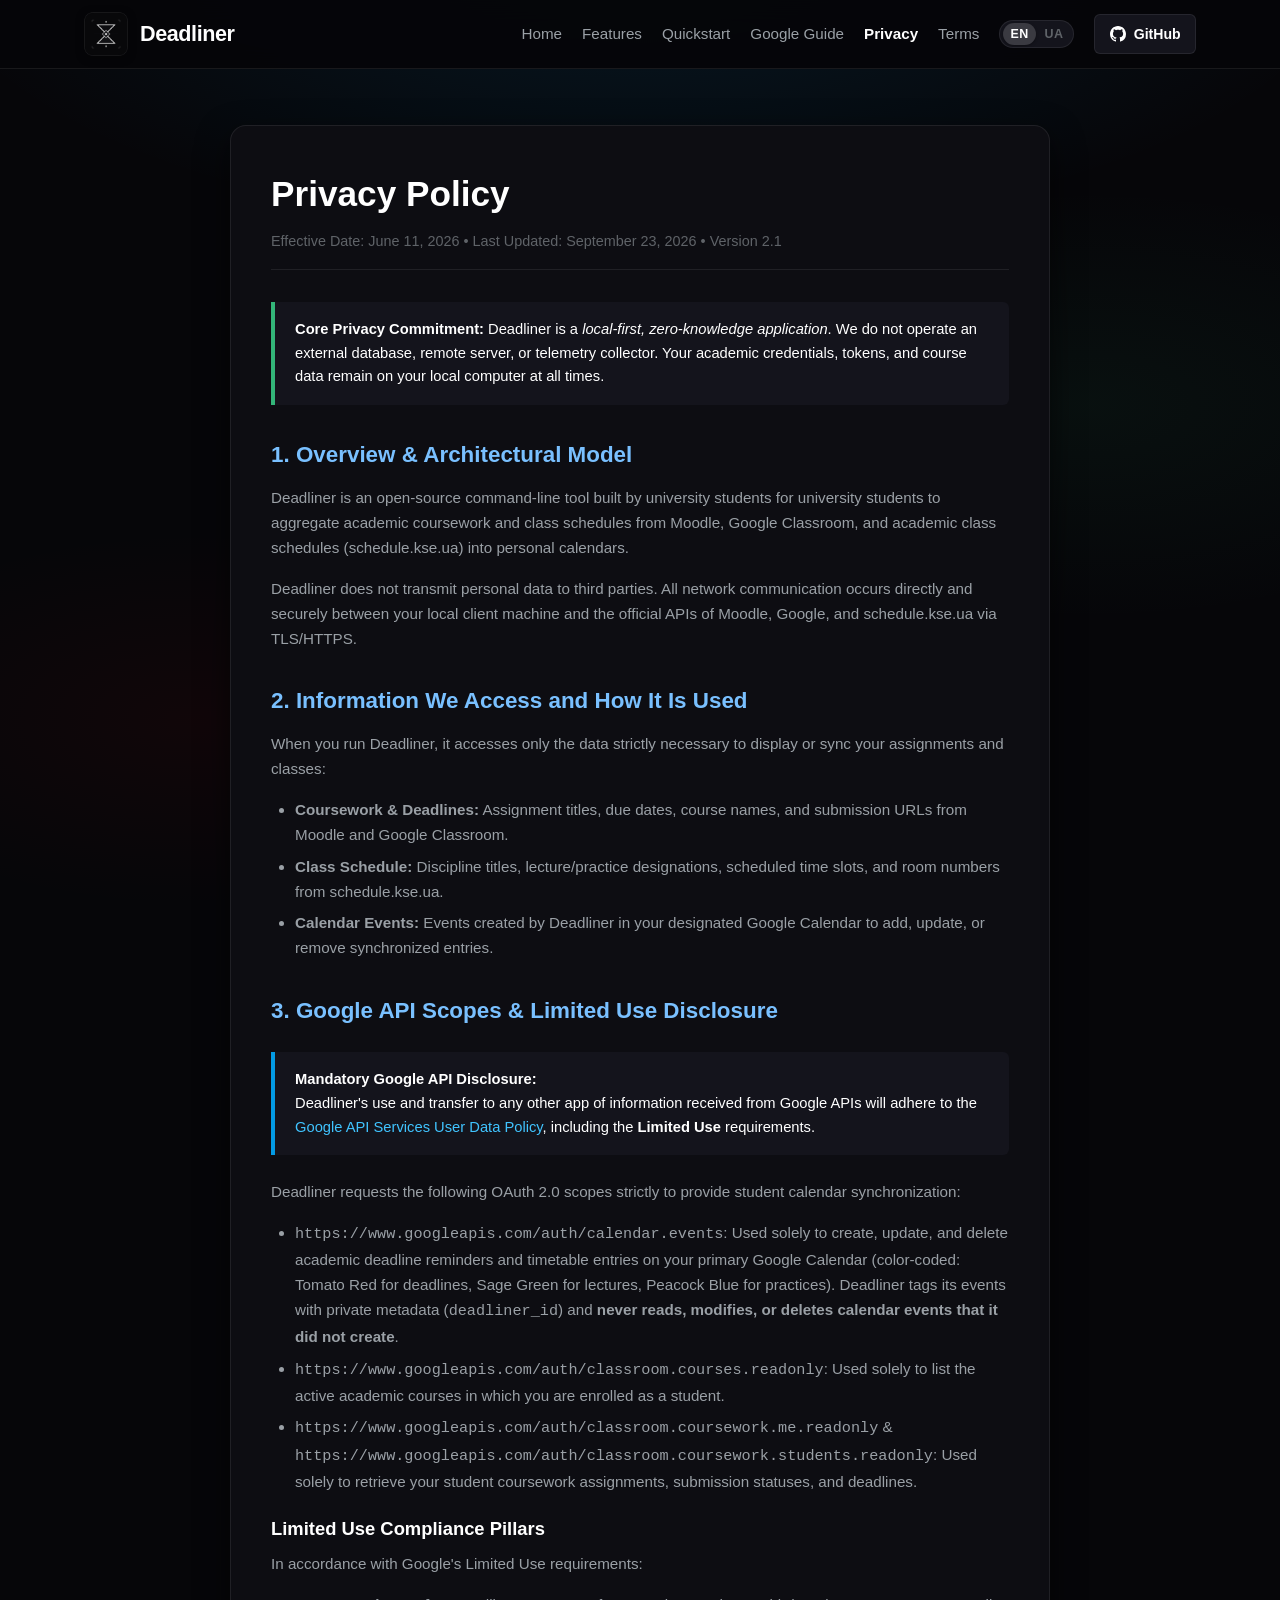
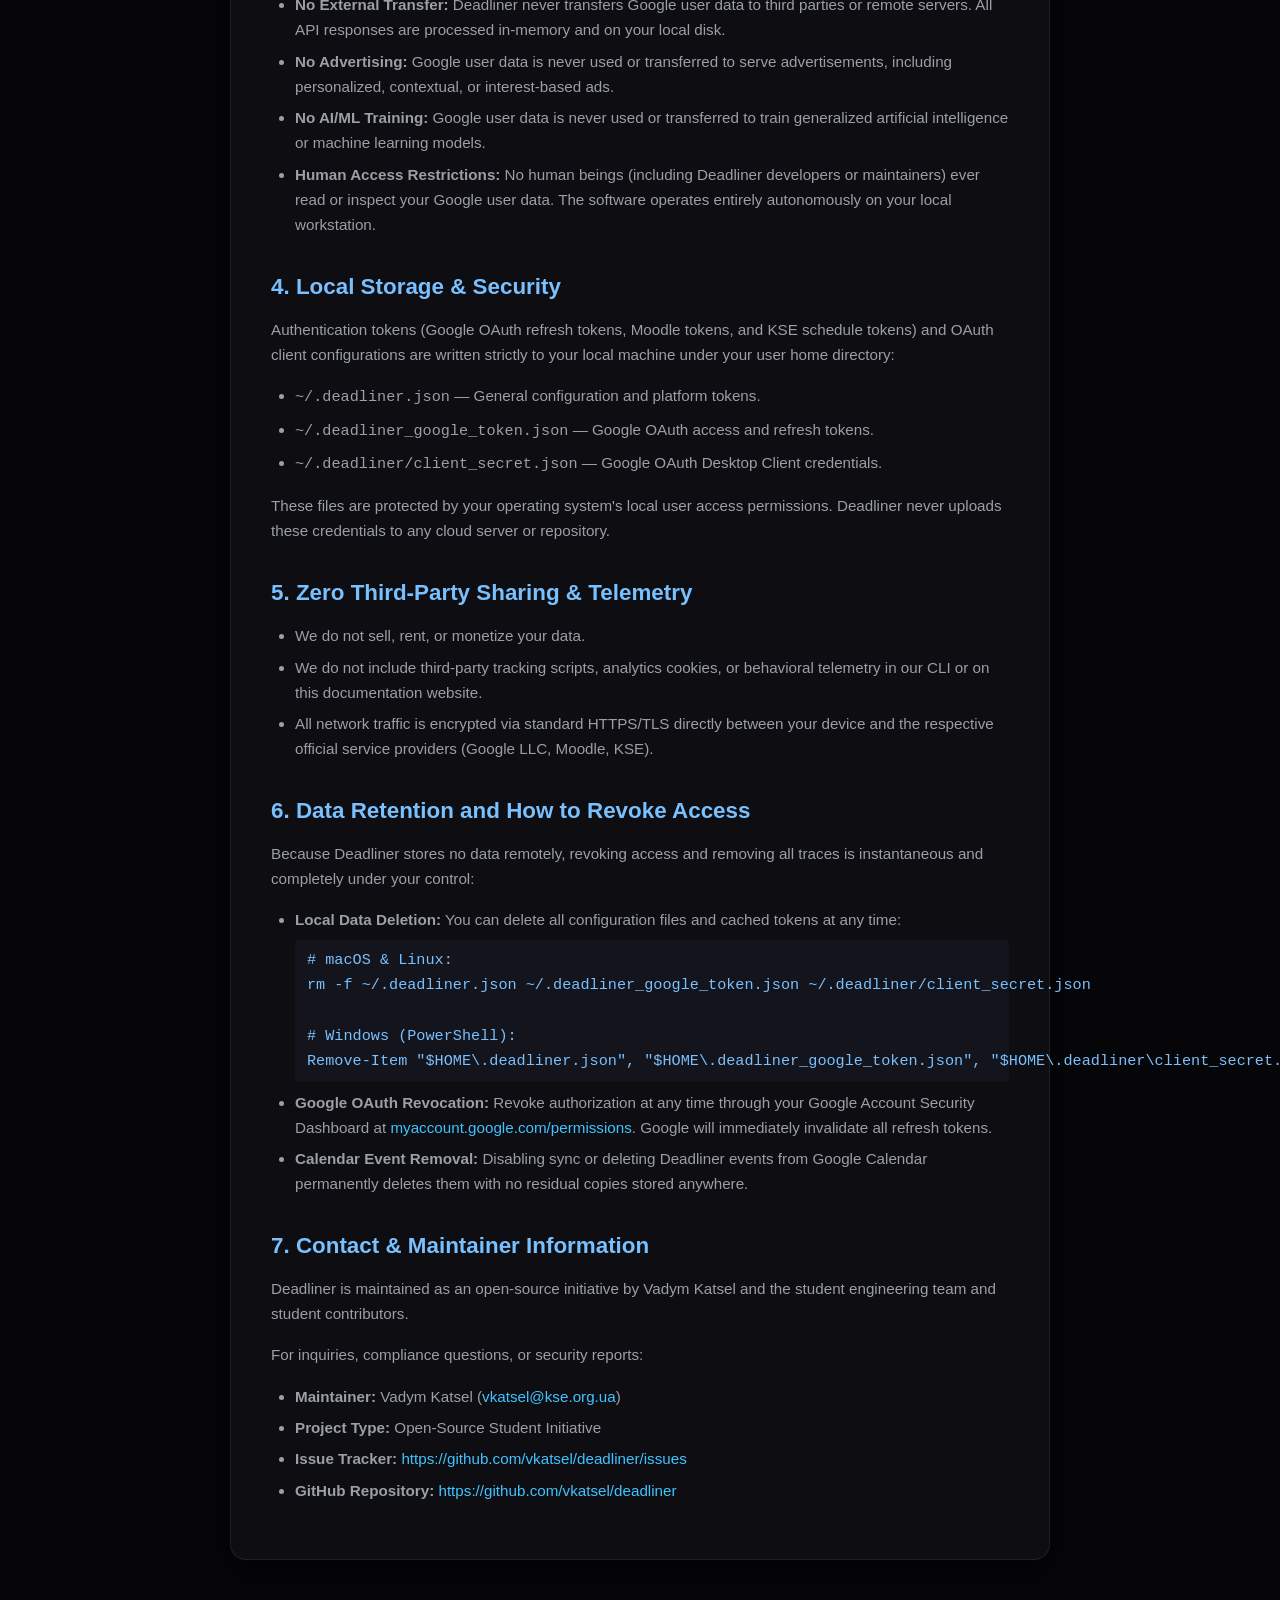
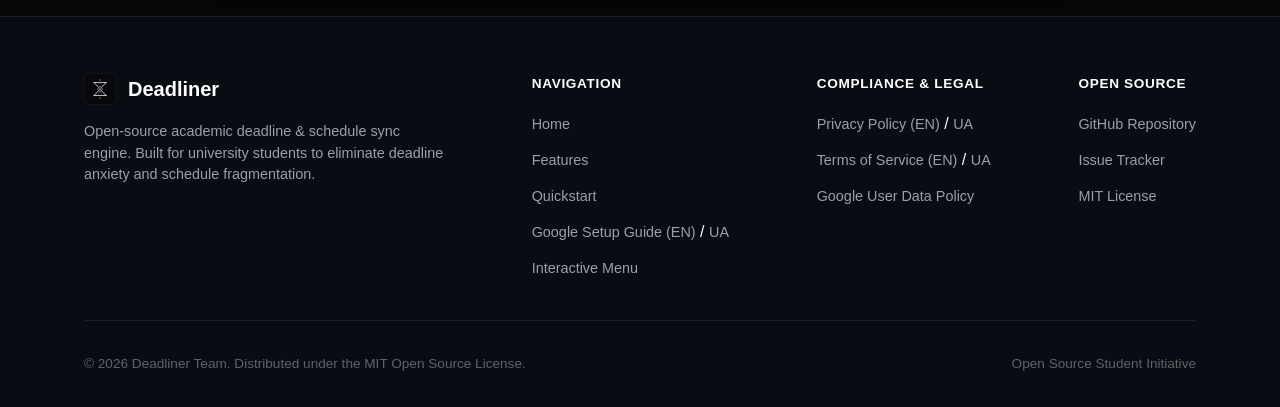
<file: docs/privacy.html>
<!DOCTYPE html>
<html lang="en">
<head>
  <meta charset="UTF-8">
  <meta name="viewport" content="width=device-width, initial-scale=1.0">
  <title>Privacy Policy — Deadliner</title>
  <meta name="description" content="Deadliner Privacy Policy: Local-first, zero-telemetry academic synchronization strictly adhering to Google API Services User Data Policy and Limited Use Requirements.">
  <link rel="icon" type="image/png" href="assets/logo.png">
  <link rel="stylesheet" href="assets/style.css">
</head>
<body>

  <!-- Site Header -->
  <header class="site-header">
    <div class="container nav-wrap">
      <a href="index.html" class="brand-link" aria-label="Deadliner Home">
        <img src="assets/logo.png" alt="Deadliner Logo" class="brand-logo" width="44" height="44">
        <span class="brand-title">Deadliner</span>
      </a>
      <nav class="main-nav" aria-label="Main Navigation">
        <a href="index.html" class="nav-link">Home</a>
        <a href="index.html#features" class="nav-link">Features</a>
        <a href="index.html#quickstart" class="nav-link">Quickstart</a>
        <a href="google_setup_guide.html" class="nav-link">Google Guide</a>
        <a href="privacy.html" class="nav-link" style="color: var(--text-primary); font-weight: 700;">Privacy</a>
        <a href="terms.html" class="nav-link">Terms</a>
        <div class="lang-switch" aria-label="Language Switcher">
          <span class="lang-opt active" aria-current="page">EN</span>
          <a href="uk/privacy.html" class="lang-opt" title="Українська версія">UA</a>
        </div>
        <a href="https://github.com/vkatsel/deadliner" class="btn-github" target="_blank" rel="noopener noreferrer">
          <svg height="16" width="16" viewBox="0 0 16 16" fill="currentColor" aria-hidden="true">
            <path d="M8 0C3.58 0 0 3.58 0 8c0 3.54 2.29 6.53 5.47 7.59.4.07.55-.17.55-.38 0-.19-.01-.82-.01-1.49-2.01.37-2.53-.49-2.69-.94-.09-.23-.48-.94-.82-1.13-.28-.15-.68-.52-.01-.53.63-.01 1.08.58 1.23.82.72 1.21 1.87.87 2.33.66.07-.52.28-.87.51-1.07-1.78-.2-3.64-.89-3.64-3.95 0-.87.31-1.59.82-2.15-.08-.2-.36-1.02.08-2.12 0 0 .67-.21 2.2.82.64-.18 1.32-.27 2-.27.68 0 1.36.09 2 .27 1.53-1.04 2.2-.82 2.2-.82.44 1.1.16 1.92.08 2.12.51.56.82 1.27.82 2.15 0 3.07-1.87 3.75-3.65 3.95.29.25.54.73.54 1.48 0 1.07-.01 1.93-.01 2.2 0 .21.15.46.55.38A8.013 8.013 0 0016 8c0-4.42-3.58-8-8-8z"></path>
          </svg>
          GitHub
        </a>
      </nav>
    </div>
  </header>

  <!-- Legal Main Content -->
  <main class="container">
    <article class="legal-content-wrap">
      <h1>Privacy Policy</h1>
      <div class="legal-meta">
        <span>Effective Date: June 11, 2026</span> &bull; 
        <span>Last Updated: September 23, 2026</span> &bull;
        <span>Version 2.1</span>
      </div>

      <div class="callout-box callout-green">
        <strong>Core Privacy Commitment:</strong> Deadliner is a <em>local-first, zero-knowledge application</em>. We do not operate an external database, remote server, or telemetry collector. Your academic credentials, tokens, and course data remain on your local computer at all times.
      </div>

      <h2>1. Overview &amp; Architectural Model</h2>
      <p>
        Deadliner is an open-source command-line tool built by university students for university students to aggregate academic coursework and class schedules from Moodle, Google Classroom, and academic class schedules (schedule.kse.ua) into personal calendars.
      </p>
      <p>
        Deadliner does not transmit personal data to third parties. All network communication occurs directly and securely between your local client machine and the official APIs of Moodle, Google, and schedule.kse.ua via TLS/HTTPS.
      </p>

      <h2>2. Information We Access and How It Is Used</h2>
      <p>
        When you run Deadliner, it accesses only the data strictly necessary to display or sync your assignments and classes:
      </p>
      <ul>
        <li><strong>Coursework &amp; Deadlines:</strong> Assignment titles, due dates, course names, and submission URLs from Moodle and Google Classroom.</li>
        <li><strong>Class Schedule:</strong> Discipline titles, lecture/practice designations, scheduled time slots, and room numbers from schedule.kse.ua.</li>
        <li><strong>Calendar Events:</strong> Events created by Deadliner in your designated Google Calendar to add, update, or remove synchronized entries.</li>
      </ul>

      <h2>3. Google API Scopes &amp; Limited Use Disclosure</h2>
      <div class="callout-box">
        <strong>Mandatory Google API Disclosure:</strong><br>
        Deadliner's use and transfer to any other app of information received from Google APIs will adhere to the 
        <a href="https://developers.google.com/terms/api-services-user-data-policy" target="_blank" rel="noopener noreferrer">Google API Services User Data Policy</a>, 
        including the <strong>Limited Use</strong> requirements.
      </div>

      <p>Deadliner requests the following OAuth 2.0 scopes strictly to provide student calendar synchronization:</p>
      <ul>
        <li><code>https://www.googleapis.com/auth/calendar.events</code>: Used solely to create, update, and delete academic deadline reminders and timetable entries on your primary Google Calendar (color-coded: Tomato Red for deadlines, Sage Green for lectures, Peacock Blue for practices). Deadliner tags its events with private metadata (<code>deadliner_id</code>) and <strong>never reads, modifies, or deletes calendar events that it did not create</strong>.</li>
        <li><code>https://www.googleapis.com/auth/classroom.courses.readonly</code>: Used solely to list the active academic courses in which you are enrolled as a student.</li>
        <li><code>https://www.googleapis.com/auth/classroom.coursework.me.readonly</code> &amp; <code>https://www.googleapis.com/auth/classroom.coursework.students.readonly</code>: Used solely to retrieve your student coursework assignments, submission statuses, and deadlines.</li>
      </ul>

      <h3>Limited Use Compliance Pillars</h3>
      <p>In accordance with Google's Limited Use requirements:</p>
      <ul>
        <li><strong>No External Transfer:</strong> Deadliner never transfers Google user data to third parties or remote servers. All API responses are processed in-memory and on your local disk.</li>
        <li><strong>No Advertising:</strong> Google user data is never used or transferred to serve advertisements, including personalized, contextual, or interest-based ads.</li>
        <li><strong>No AI/ML Training:</strong> Google user data is never used or transferred to train generalized artificial intelligence or machine learning models.</li>
        <li><strong>Human Access Restrictions:</strong> No human beings (including Deadliner developers or maintainers) ever read or inspect your Google user data. The software operates entirely autonomously on your local workstation.</li>
      </ul>

      <h2>4. Local Storage &amp; Security</h2>
      <p>
        Authentication tokens (Google OAuth refresh tokens, Moodle tokens, and KSE schedule tokens) and OAuth client configurations are written strictly to your local machine under your user home directory:
      </p>
      <ul>
        <li><code>~/.deadliner.json</code> — General configuration and platform tokens.</li>
        <li><code>~/.deadliner_google_token.json</code> — Google OAuth access and refresh tokens.</li>
        <li><code>~/.deadliner/client_secret.json</code> — Google OAuth Desktop Client credentials.</li>
      </ul>
      <p>
        These files are protected by your operating system's local user access permissions. Deadliner never uploads these credentials to any cloud server or repository.
      </p>

      <h2>5. Zero Third-Party Sharing &amp; Telemetry</h2>
      <ul>
        <li>We do not sell, rent, or monetize your data.</li>
        <li>We do not include third-party tracking scripts, analytics cookies, or behavioral telemetry in our CLI or on this documentation website.</li>
        <li>All network traffic is encrypted via standard HTTPS/TLS directly between your device and the respective official service providers (Google LLC, Moodle, KSE).</li>
      </ul>

      <h2>6. Data Retention and How to Revoke Access</h2>
      <p>
        Because Deadliner stores no data remotely, revoking access and removing all traces is instantaneous and completely under your control:
      </p>
      <ul>
        <li><strong>Local Data Deletion:</strong> You can delete all configuration files and cached tokens at any time:
          <pre style="background: var(--bg-tertiary); padding: 0.5rem 0.75rem; border-radius: 4px; margin: 0.5rem 0; color: #79c0ff;"># macOS & Linux:
rm -f ~/.deadliner.json ~/.deadliner_google_token.json ~/.deadliner/client_secret.json

# Windows (PowerShell):
Remove-Item "$HOME\.deadliner.json", "$HOME\.deadliner_google_token.json", "$HOME\.deadliner\client_secret.json" -ErrorAction SilentlyContinue</pre>
        </li>
        <li><strong>Google OAuth Revocation:</strong> Revoke authorization at any time through your Google Account Security Dashboard at <a href="https://myaccount.google.com/permissions" target="_blank" rel="noopener noreferrer">myaccount.google.com/permissions</a>. Google will immediately invalidate all refresh tokens.</li>
        <li><strong>Calendar Event Removal:</strong> Disabling sync or deleting Deadliner events from Google Calendar permanently deletes them with no residual copies stored anywhere.</li>
      </ul>

      <h2>7. Contact &amp; Maintainer Information</h2>
      <p>
        Deadliner is maintained as an open-source initiative by Vadym Katsel and the student engineering team and student contributors.
      </p>
      <p>
        For inquiries, compliance questions, or security reports:
      </p>
      <ul>
        <li><strong>Maintainer:</strong> Vadym Katsel (<a href="mailto:vkatsel@kse.org.ua">vkatsel@kse.org.ua</a>)</li>
        <li><strong>Project Type:</strong> Open-Source Student Initiative</li>
        <li><strong>Issue Tracker:</strong> <a href="https://github.com/vkatsel/deadliner/issues" target="_blank" rel="noopener noreferrer">https://github.com/vkatsel/deadliner/issues</a></li>
        <li><strong>GitHub Repository:</strong> <a href="https://github.com/vkatsel/deadliner" target="_blank" rel="noopener noreferrer">https://github.com/vkatsel/deadliner</a></li>
      </ul>
    </article>
  </main>

  <!-- Site Footer -->
  <footer class="site-footer">
    <div class="container">
      <div class="footer-top">
        <div class="footer-brand">
          <div class="footer-logo-row">
            <img src="assets/logo.png" alt="Deadliner Logo" width="32" height="32" style="border-radius: 4px;">
            <span class="footer-brand-title">Deadliner</span>
          </div>
          <p class="footer-tagline">
            Open-source academic deadline &amp; schedule sync engine. Built for university students to eliminate deadline anxiety and schedule fragmentation.
          </p>
        </div>

        <div class="footer-nav-col">
          <h4>Navigation</h4>
          <ul>
            <li><a href="index.html">Home</a></li>
            <li><a href="index.html#features">Features</a></li>
            <li><a href="index.html#quickstart">Quickstart</a></li>
            <li><a href="google_setup_guide.html">Google Setup Guide (EN)</a> / <a href="uk/google_setup_guide.html">UA</a></li>
            <li><a href="index.html#menu-showcase">Interactive Menu</a></li>
          </ul>
        </div>

        <div class="footer-nav-col">
          <h4>Compliance &amp; Legal</h4>
          <ul>
            <li><a href="privacy.html">Privacy Policy (EN)</a> / <a href="uk/privacy.html">UA</a></li>
            <li><a href="terms.html">Terms of Service (EN)</a> / <a href="uk/terms.html">UA</a></li>
            <li><a href="https://developers.google.com/terms/api-services-user-data-policy" target="_blank" rel="noopener noreferrer">Google User Data Policy</a></li>
          </ul>
        </div>

        <div class="footer-nav-col">
          <h4>Open Source</h4>
          <ul>
            <li><a href="https://github.com/vkatsel/deadliner" target="_blank" rel="noopener noreferrer">GitHub Repository</a></li>
            <li><a href="https://github.com/vkatsel/deadliner/issues" target="_blank" rel="noopener noreferrer">Issue Tracker</a></li>
            <li><a href="https://github.com/vkatsel/deadliner/blob/main/LICENSE" target="_blank" rel="noopener noreferrer">MIT License</a></li>
          </ul>
        </div>
      </div>

      <div class="footer-bottom">
        <div>&copy; 2026 Deadliner Team. Distributed under the MIT Open Source License.</div>
        <div>Open Source Student Initiative</div>
      </div>
    </div>
  </footer>

</body>
</html>
</file>
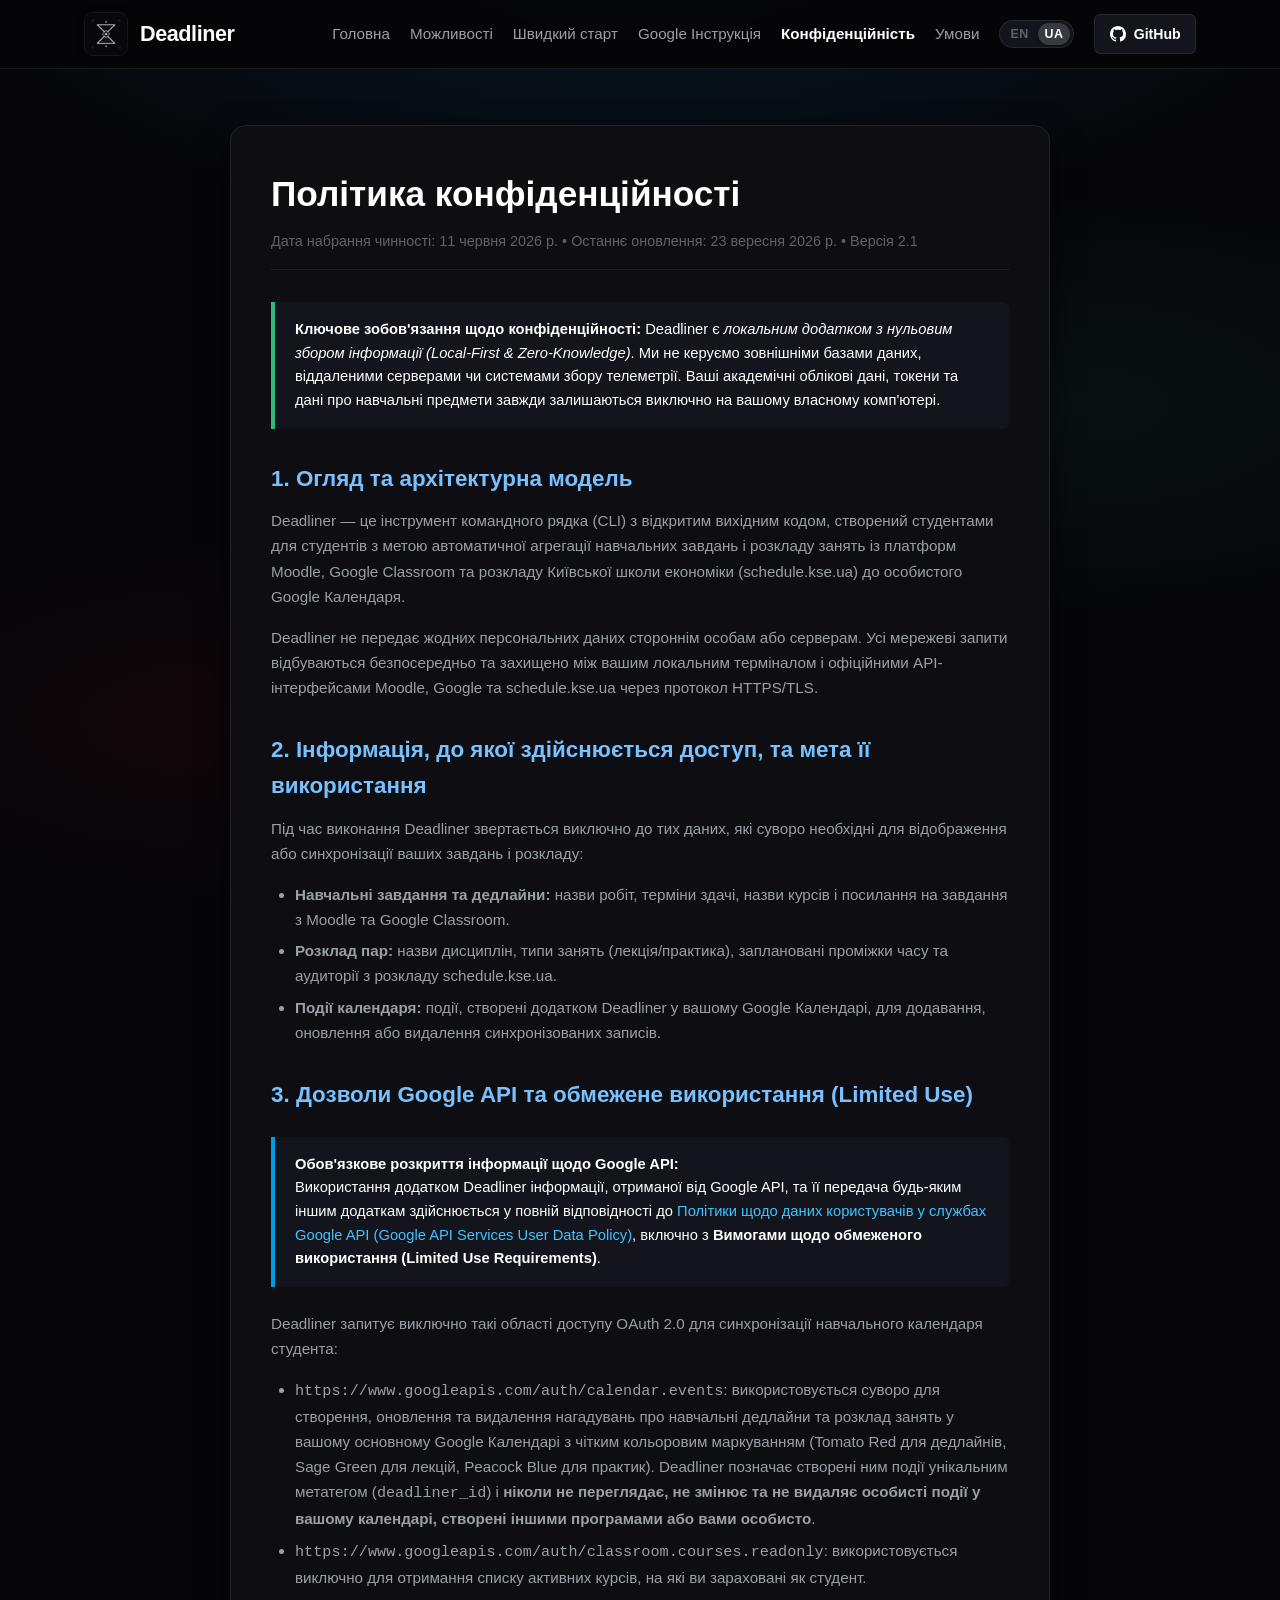
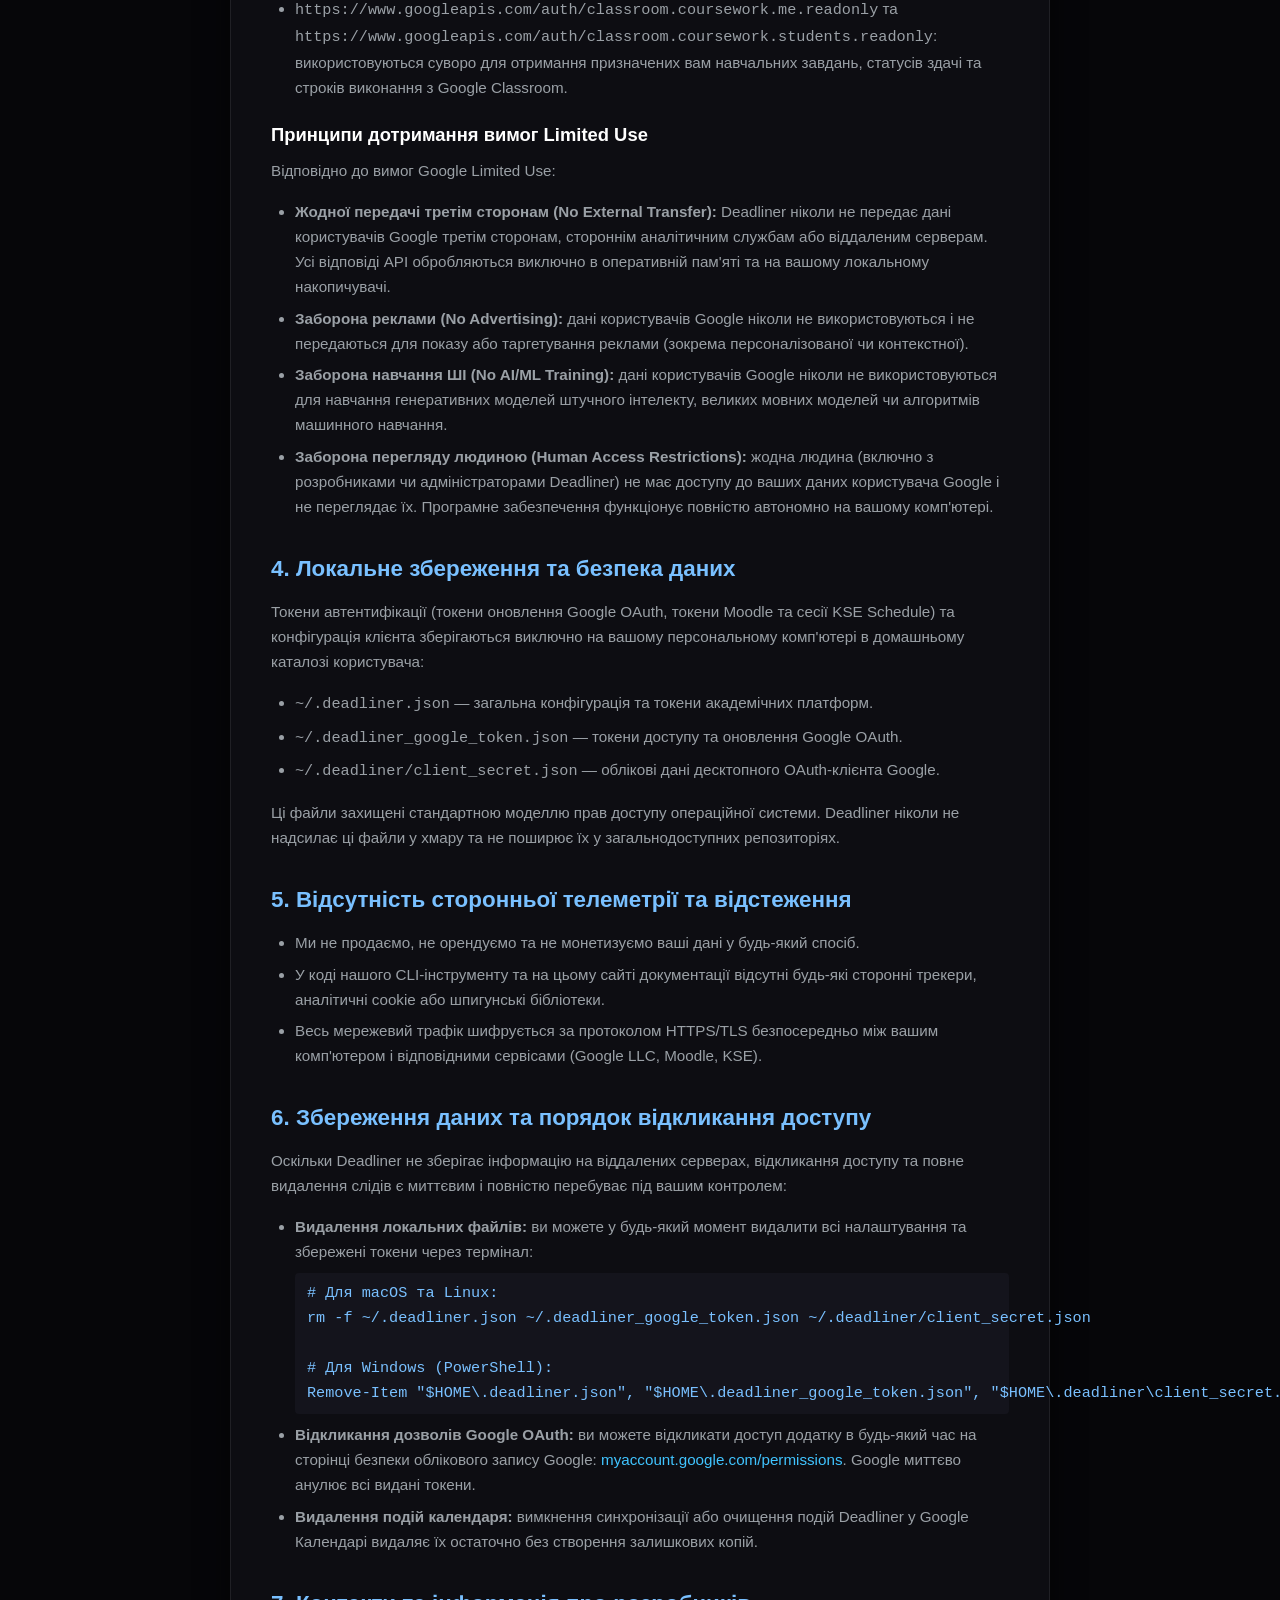
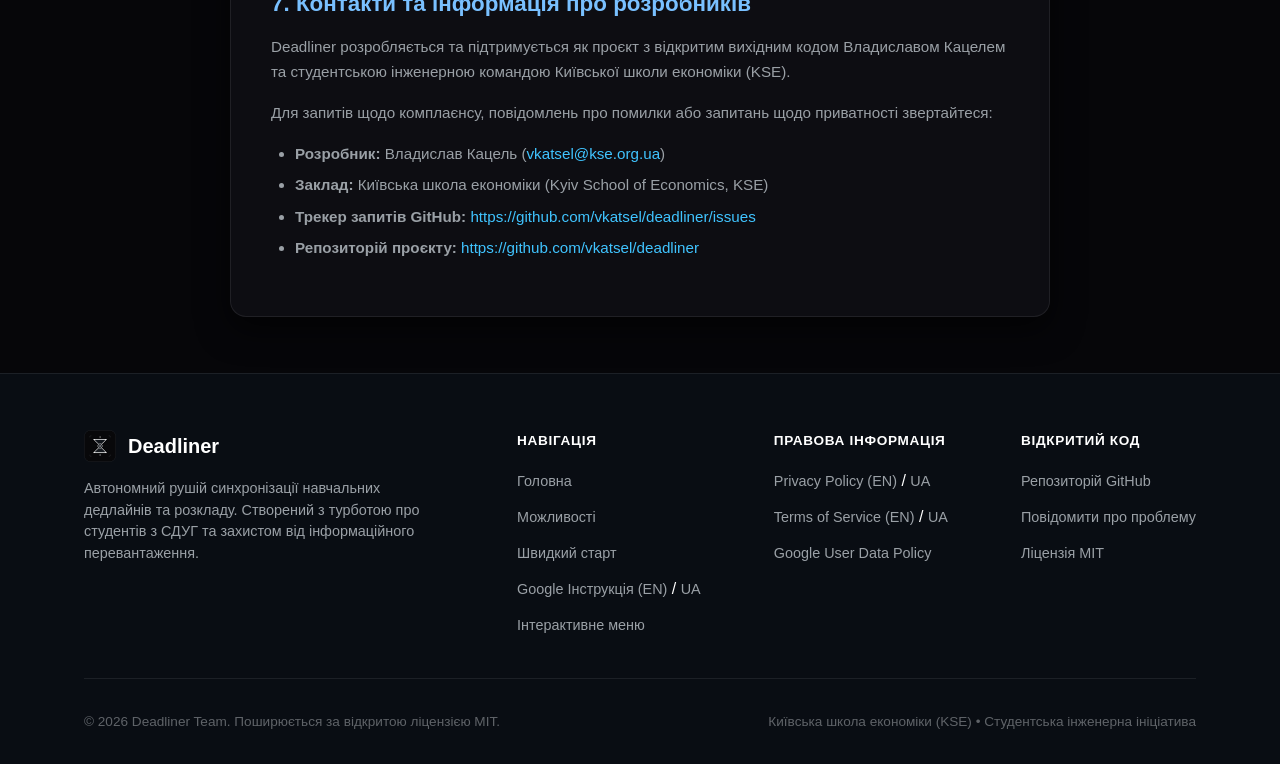
<file: docs/privacy_uk.html>
<!DOCTYPE html>
<html lang="uk">
<head>
  <meta charset="UTF-8">
  <meta name="viewport" content="width=device-width, initial-scale=1.0">
  <title>Політика конфіденційності — Deadliner</title>
  <meta name="description" content="Політика конфіденційності Deadliner: Локальна академічна синхронізація без телеметрії з повним дотриманням Google API Services User Data Policy та Limited Use Requirements.">
  <link rel="icon" type="image/png" href="assets/logo.png">
  <link rel="stylesheet" href="assets/style.css">
</head>
<body>

  <!-- Site Header -->
  <header class="site-header">
    <div class="container nav-wrap">
      <a href="index_uk.html" class="brand-link" aria-label="Deadliner Головна">
        <img src="assets/logo.png" alt="Логотип Deadliner" class="brand-logo" width="44" height="44">
        <span class="brand-title">Deadliner</span>
      </a>
      <nav class="main-nav" aria-label="Головна навігація">
        <a href="index_uk.html" class="nav-link">Головна</a>
        <a href="index_uk.html#features" class="nav-link">Можливості</a>
        <a href="index_uk.html#quickstart" class="nav-link">Швидкий старт</a>
        <a href="google_setup_guide_uk.html" class="nav-link">Google Інструкція</a>
        <a href="privacy_uk.html" class="nav-link" style="color: var(--text-primary); font-weight: 700;">Конфіденційність</a>
        <a href="terms_uk.html" class="nav-link">Умови</a>
        <div class="lang-switch" aria-label="Вибір мови">
          <a href="privacy.html" class="lang-opt" title="English version">EN</a>
          <span class="lang-opt active" aria-current="page">UA</span>
        </div>
        <a href="https://github.com/vkatsel/deadliner" class="btn-github" target="_blank" rel="noopener noreferrer">
          <svg height="16" width="16" viewBox="0 0 16 16" fill="currentColor" aria-hidden="true">
            <path d="M8 0C3.58 0 0 3.58 0 8c0 3.54 2.29 6.53 5.47 7.59.4.07.55-.17.55-.38 0-.19-.01-.82-.01-1.49-2.01.37-2.53-.49-2.69-.94-.09-.23-.48-.94-.82-1.13-.28-.15-.68-.52-.01-.53.63-.01 1.08.58 1.23.82.72 1.21 1.87.87 2.33.66.07-.52.28-.87.51-1.07-1.78-.2-3.64-.89-3.64-3.95 0-.87.31-1.59.82-2.15-.08-.2-.36-1.02.08-2.12 0 0 .67-.21 2.2.82.64-.18 1.32-.27 2-.27.68 0 1.36.09 2 .27 1.53-1.04 2.2-.82 2.2-.82.44 1.1.16 1.92.08 2.12.51.56.82 1.27.82 2.15 0 3.07-1.87 3.75-3.65 3.95.29.25.54.73.54 1.48 0 1.07-.01 1.93-.01 2.2 0 .21.15.46.55.38A8.013 8.013 0 0016 8c0-4.42-3.58-8-8-8z"></path>
          </svg>
          GitHub
        </a>
      </nav>
    </div>
  </header>

  <!-- Legal Main Content -->
  <main class="container">
    <article class="legal-content-wrap">
      <h1>Політика конфіденційності</h1>
      <div class="legal-meta">
        <span>Дата набрання чинності: 11 червня 2026 р.</span> &bull; 
        <span>Останнє оновлення: 23 вересня 2026 р.</span> &bull;
        <span>Версія 2.1</span>
      </div>

      <div class="callout-box callout-green">
        <strong>Ключове зобов'язання щодо конфіденційності:</strong> Deadliner є <em>локальним додатком з нульовим збором інформації (Local-First & Zero-Knowledge)</em>. Ми не керуємо зовнішніми базами даних, віддаленими серверами чи системами збору телеметрії. Ваші академічні облікові дані, токени та дані про навчальні предмети завжди залишаються виключно на вашому власному комп'ютері.
      </div>

      <h2>1. Огляд та архітектурна модель</h2>
      <p>
        Deadliner — це інструмент командного рядка (CLI) з відкритим вихідним кодом, створений студентами для студентів з метою автоматичної агрегації навчальних завдань і розкладу занять із платформ Moodle, Google Classroom та розкладу Київської школи економіки (schedule.kse.ua) до особистого Google Календаря.
      </p>
      <p>
        Deadliner не передає жодних персональних даних стороннім особам або серверам. Усі мережеві запити відбуваються безпосередньо та захищено між вашим локальним терміналом і офіційними API-інтерфейсами Moodle, Google та schedule.kse.ua через протокол HTTPS/TLS.
      </p>

      <h2>2. Інформація, до якої здійснюється доступ, та мета її використання</h2>
      <p>
        Під час виконання Deadliner звертається виключно до тих даних, які суворо необхідні для відображення або синхронізації ваших завдань і розкладу:
      </p>
      <ul>
        <li><strong>Навчальні завдання та дедлайни:</strong> назви робіт, терміни здачі, назви курсів і посилання на завдання з Moodle та Google Classroom.</li>
        <li><strong>Розклад пар:</strong> назви дисциплін, типи занять (лекція/практика), заплановані проміжки часу та аудиторії з розкладу schedule.kse.ua.</li>
        <li><strong>Події календаря:</strong> події, створені додатком Deadliner у вашому Google Календарі, для додавання, оновлення або видалення синхронізованих записів.</li>
      </ul>

      <h2>3. Дозволи Google API та обмежене використання (Limited Use)</h2>
      <div class="callout-box">
        <strong>Обов'язкове розкриття інформації щодо Google API:</strong><br>
        Використання додатком Deadliner інформації, отриманої від Google API, та її передача будь-яким іншим додаткам здійснюється у повній відповідності до 
        <a href="https://developers.google.com/terms/api-services-user-data-policy" target="_blank" rel="noopener noreferrer">Політики щодо даних користувачів у службах Google API (Google API Services User Data Policy)</a>, 
        включно з <strong>Вимогами щодо обмеженого використання (Limited Use Requirements)</strong>.
      </div>

      <p>Deadliner запитує виключно такі області доступу OAuth 2.0 для синхронізації навчального календаря студента:</p>
      <ul>
        <li><code>https://www.googleapis.com/auth/calendar.events</code>: використовується суворо для створення, оновлення та видалення нагадувань про навчальні дедлайни та розклад занять у вашому основному Google Календарі з чітким кольоровим маркуванням (Tomato Red для дедлайнів, Sage Green для лекцій, Peacock Blue для практик). Deadliner позначає створені ним події унікальним метатегом (<code>deadliner_id</code>) і <strong>ніколи не переглядає, не змінює та не видаляє особисті події у вашому календарі, створені іншими програмами або вами особисто</strong>.</li>
        <li><code>https://www.googleapis.com/auth/classroom.courses.readonly</code>: використовується виключно для отримання списку активних курсів, на які ви зараховані як студент.</li>
        <li><code>https://www.googleapis.com/auth/classroom.coursework.me.readonly</code> та <code>https://www.googleapis.com/auth/classroom.coursework.students.readonly</code>: використовуються суворо для отримання призначених вам навчальних завдань, статусів здачі та строків виконання з Google Classroom.</li>
      </ul>

      <h3>Принципи дотримання вимог Limited Use</h3>
      <p>Відповідно до вимог Google Limited Use:</p>
      <ul>
        <li><strong>Жодної передачі третім сторонам (No External Transfer):</strong> Deadliner ніколи не передає дані користувачів Google третім сторонам, стороннім аналітичним службам або віддаленим серверам. Усі відповіді API обробляються виключно в оперативній пам'яті та на вашому локальному накопичувачі.</li>
        <li><strong>Заборона реклами (No Advertising):</strong> дані користувачів Google ніколи не використовуються і не передаються для показу або таргетування реклами (зокрема персоналізованої чи контекстної).</li>
        <li><strong>Заборона навчання ШІ (No AI/ML Training):</strong> дані користувачів Google ніколи не використовуються для навчання генеративних моделей штучного інтелекту, великих мовних моделей чи алгоритмів машинного навчання.</li>
        <li><strong>Заборона перегляду людиною (Human Access Restrictions):</strong> жодна людина (включно з розробниками чи адміністраторами Deadliner) не має доступу до ваших даних користувача Google і не переглядає їх. Програмне забезпечення функціонує повністю автономно на вашому комп'ютері.</li>
      </ul>

      <h2>4. Локальне збереження та безпека даних</h2>
      <p>
        Токени автентифікації (токени оновлення Google OAuth, токени Moodle та сесії KSE Schedule) та конфігурація клієнта зберігаються виключно на вашому персональному комп'ютері в домашньому каталозі користувача:
      </p>
      <ul>
        <li><code>~/.deadliner.json</code> — загальна конфігурація та токени академічних платформ.</li>
        <li><code>~/.deadliner_google_token.json</code> — токени доступу та оновлення Google OAuth.</li>
        <li><code>~/.deadliner/client_secret.json</code> — облікові дані десктопного OAuth-клієнта Google.</li>
      </ul>
      <p>
        Ці файли захищені стандартною моделлю прав доступу операційної системи. Deadliner ніколи не надсилає ці файли у хмару та не поширює їх у загальнодоступних репозиторіях.
      </p>

      <h2>5. Відсутність сторонньої телеметрії та відстеження</h2>
      <ul>
        <li>Ми не продаємо, не орендуємо та не монетизуємо ваші дані у будь-який спосіб.</li>
        <li>У коді нашого CLI-інструменту та на цьому сайті документації відсутні будь-які сторонні трекери, аналітичні cookie або шпигунські бібліотеки.</li>
        <li>Весь мережевий трафік шифрується за протоколом HTTPS/TLS безпосередньо між вашим комп'ютером і відповідними сервісами (Google LLC, Moodle, KSE).</li>
      </ul>

      <h2>6. Збереження даних та порядок відкликання доступу</h2>
      <p>
        Оскільки Deadliner не зберігає інформацію на віддалених серверах, відкликання доступу та повне видалення слідів є миттєвим і повністю перебуває під вашим контролем:
      </p>
      <ul>
        <li><strong>Видалення локальних файлів:</strong> ви можете у будь-який момент видалити всі налаштування та збережені токени через термінал:
          <pre style="background: var(--bg-tertiary); padding: 0.5rem 0.75rem; border-radius: 4px; margin: 0.5rem 0; color: #79c0ff;"># Для macOS та Linux:
rm -f ~/.deadliner.json ~/.deadliner_google_token.json ~/.deadliner/client_secret.json

# Для Windows (PowerShell):
Remove-Item "$HOME\.deadliner.json", "$HOME\.deadliner_google_token.json", "$HOME\.deadliner\client_secret.json" -ErrorAction SilentlyContinue</pre>
        </li>
        <li><strong>Відкликання дозволів Google OAuth:</strong> ви можете відкликати доступ додатку в будь-який час на сторінці безпеки облікового запису Google: <a href="https://myaccount.google.com/permissions" target="_blank" rel="noopener noreferrer">myaccount.google.com/permissions</a>. Google миттєво анулює всі видані токени.</li>
        <li><strong>Видалення подій календаря:</strong> вимкнення синхронізації або очищення подій Deadliner у Google Календарі видаляє їх остаточно без створення залишкових копій.</li>
      </ul>

      <h2>7. Контакти та інформація про розробників</h2>
      <p>
        Deadliner розробляється та підтримується як проєкт з відкритим вихідним кодом Владиславом Кацелем та студентською інженерною командою Київської школи економіки (KSE).
      </p>
      <p>
        Для запитів щодо комплаєнсу, повідомлень про помилки або запитань щодо приватності звертайтеся:
      </p>
      <ul>
        <li><strong>Розробник:</strong> Владислав Кацель (<a href="mailto:vkatsel@kse.org.ua">vkatsel@kse.org.ua</a>)</li>
        <li><strong>Заклад:</strong> Київська школа економіки (Kyiv School of Economics, KSE)</li>
        <li><strong>Трекер запитів GitHub:</strong> <a href="https://github.com/vkatsel/deadliner/issues" target="_blank" rel="noopener noreferrer">https://github.com/vkatsel/deadliner/issues</a></li>
        <li><strong>Репозиторій проєкту:</strong> <a href="https://github.com/vkatsel/deadliner" target="_blank" rel="noopener noreferrer">https://github.com/vkatsel/deadliner</a></li>
      </ul>
    </article>
  </main>

  <!-- Site Footer -->
  <footer class="site-footer">
    <div class="container">
      <div class="footer-top">
        <div class="footer-brand">
          <div class="footer-logo-row">
            <img src="assets/logo.png" alt="Логотип Deadliner" width="32" height="32" style="border-radius: 4px;">
            <span class="footer-brand-title">Deadliner</span>
          </div>
          <p class="footer-tagline">
            Автономний рушій синхронізації навчальних дедлайнів та розкладу. Створений з турботою про студентів з СДУГ та захистом від інформаційного перевантаження.
          </p>
        </div>

        <div class="footer-nav-col">
          <h4>Навігація</h4>
          <ul>
            <li><a href="index_uk.html">Головна</a></li>
            <li><a href="index_uk.html#features">Можливості</a></li>
            <li><a href="index_uk.html#quickstart">Швидкий старт</a></li>
            <li><a href="google_setup_guide.html">Google Інструкція (EN)</a> / <a href="google_setup_guide_uk.html">UA</a></li>
            <li><a href="index_uk.html#menu-showcase">Інтерактивне меню</a></li>
          </ul>
        </div>

        <div class="footer-nav-col">
          <h4>Правова інформація</h4>
          <ul>
            <li><a href="privacy.html">Privacy Policy (EN)</a> / <a href="privacy_uk.html">UA</a></li>
            <li><a href="terms.html">Terms of Service (EN)</a> / <a href="terms_uk.html">UA</a></li>
            <li><a href="https://developers.google.com/terms/api-services-user-data-policy" target="_blank" rel="noopener noreferrer">Google User Data Policy</a></li>
          </ul>
        </div>

        <div class="footer-nav-col">
          <h4>Відкритий код</h4>
          <ul>
            <li><a href="https://github.com/vkatsel/deadliner" target="_blank" rel="noopener noreferrer">Репозиторій GitHub</a></li>
            <li><a href="https://github.com/vkatsel/deadliner/issues" target="_blank" rel="noopener noreferrer">Повідомити про проблему</a></li>
            <li><a href="https://github.com/vkatsel/deadliner/blob/main/LICENSE" target="_blank" rel="noopener noreferrer">Ліцензія MIT</a></li>
          </ul>
        </div>
      </div>

      <div class="footer-bottom">
        <div>&copy; 2026 Deadliner Team. Поширюється за відкритою ліцензією MIT.</div>
        <div>Київська школа економіки (KSE) &bull; Студентська інженерна ініціатива</div>
      </div>
    </div>
  </footer>

</body>
</html>
</file>
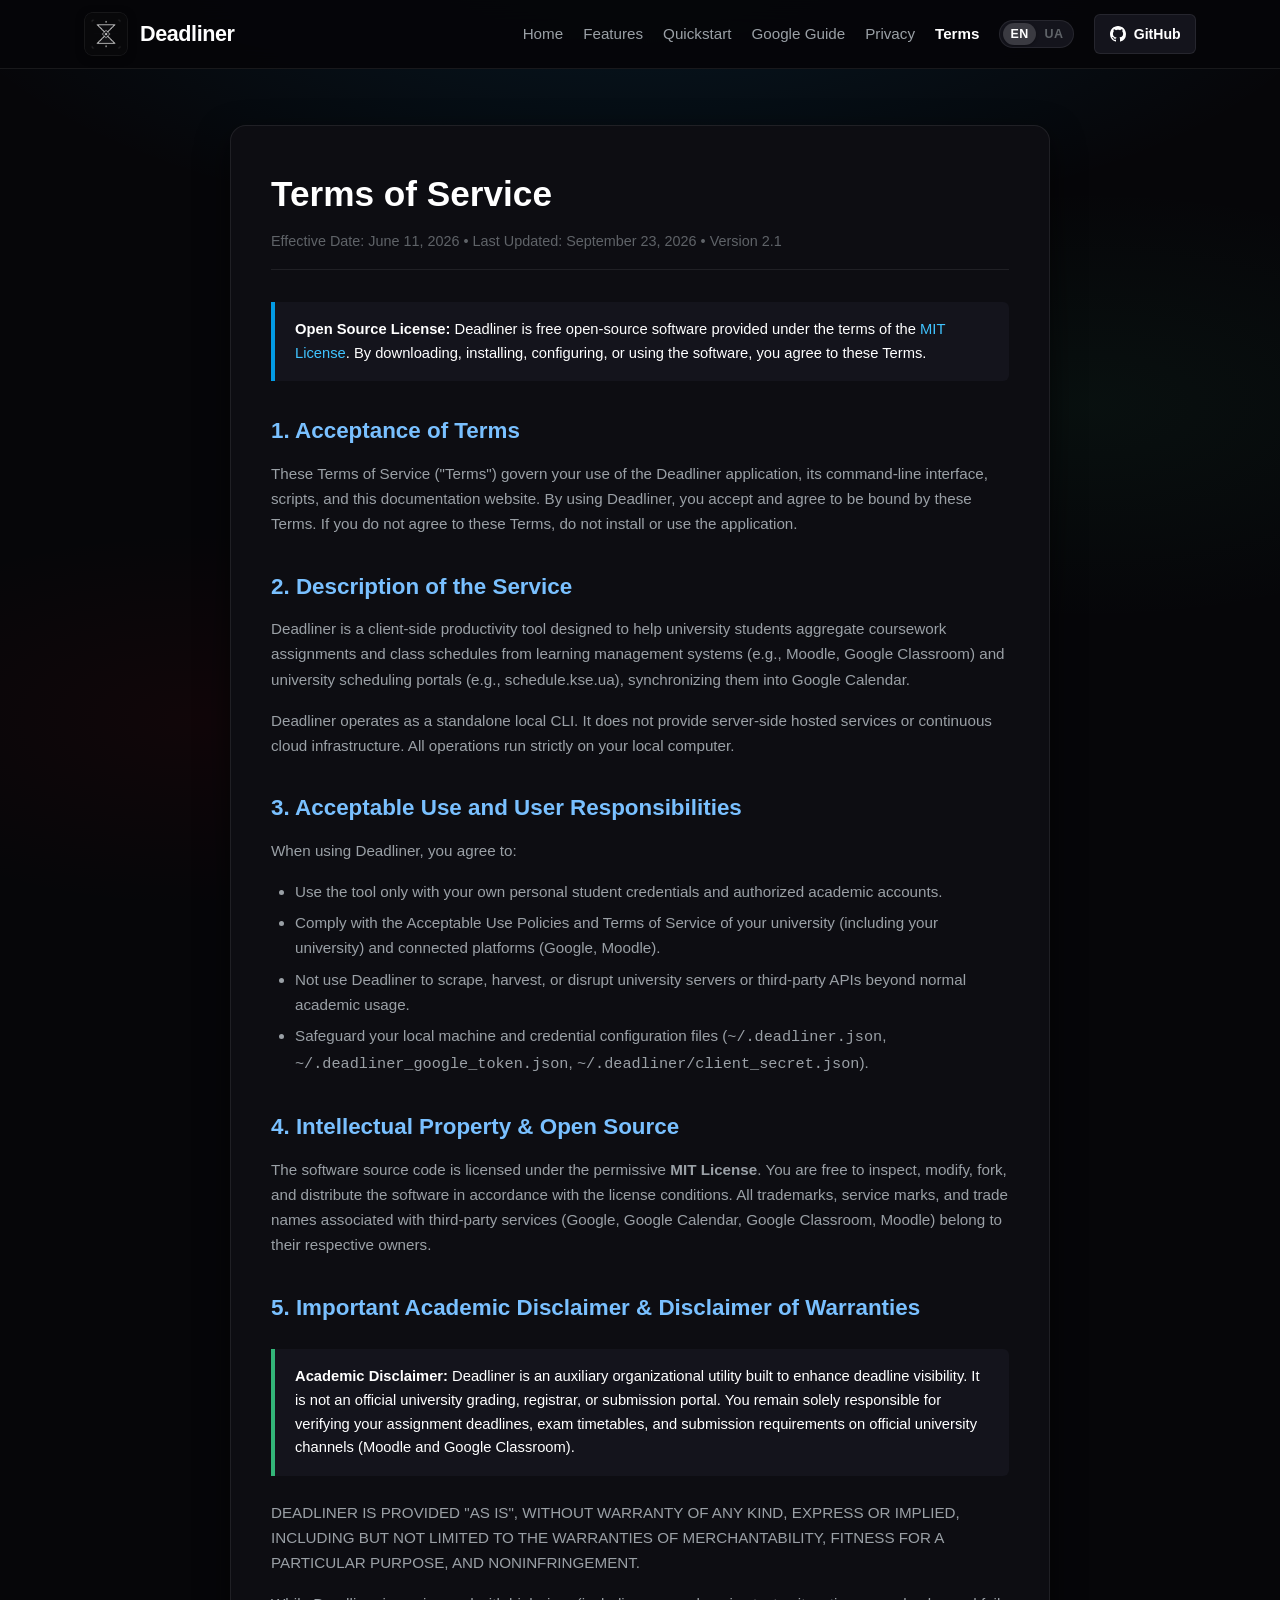
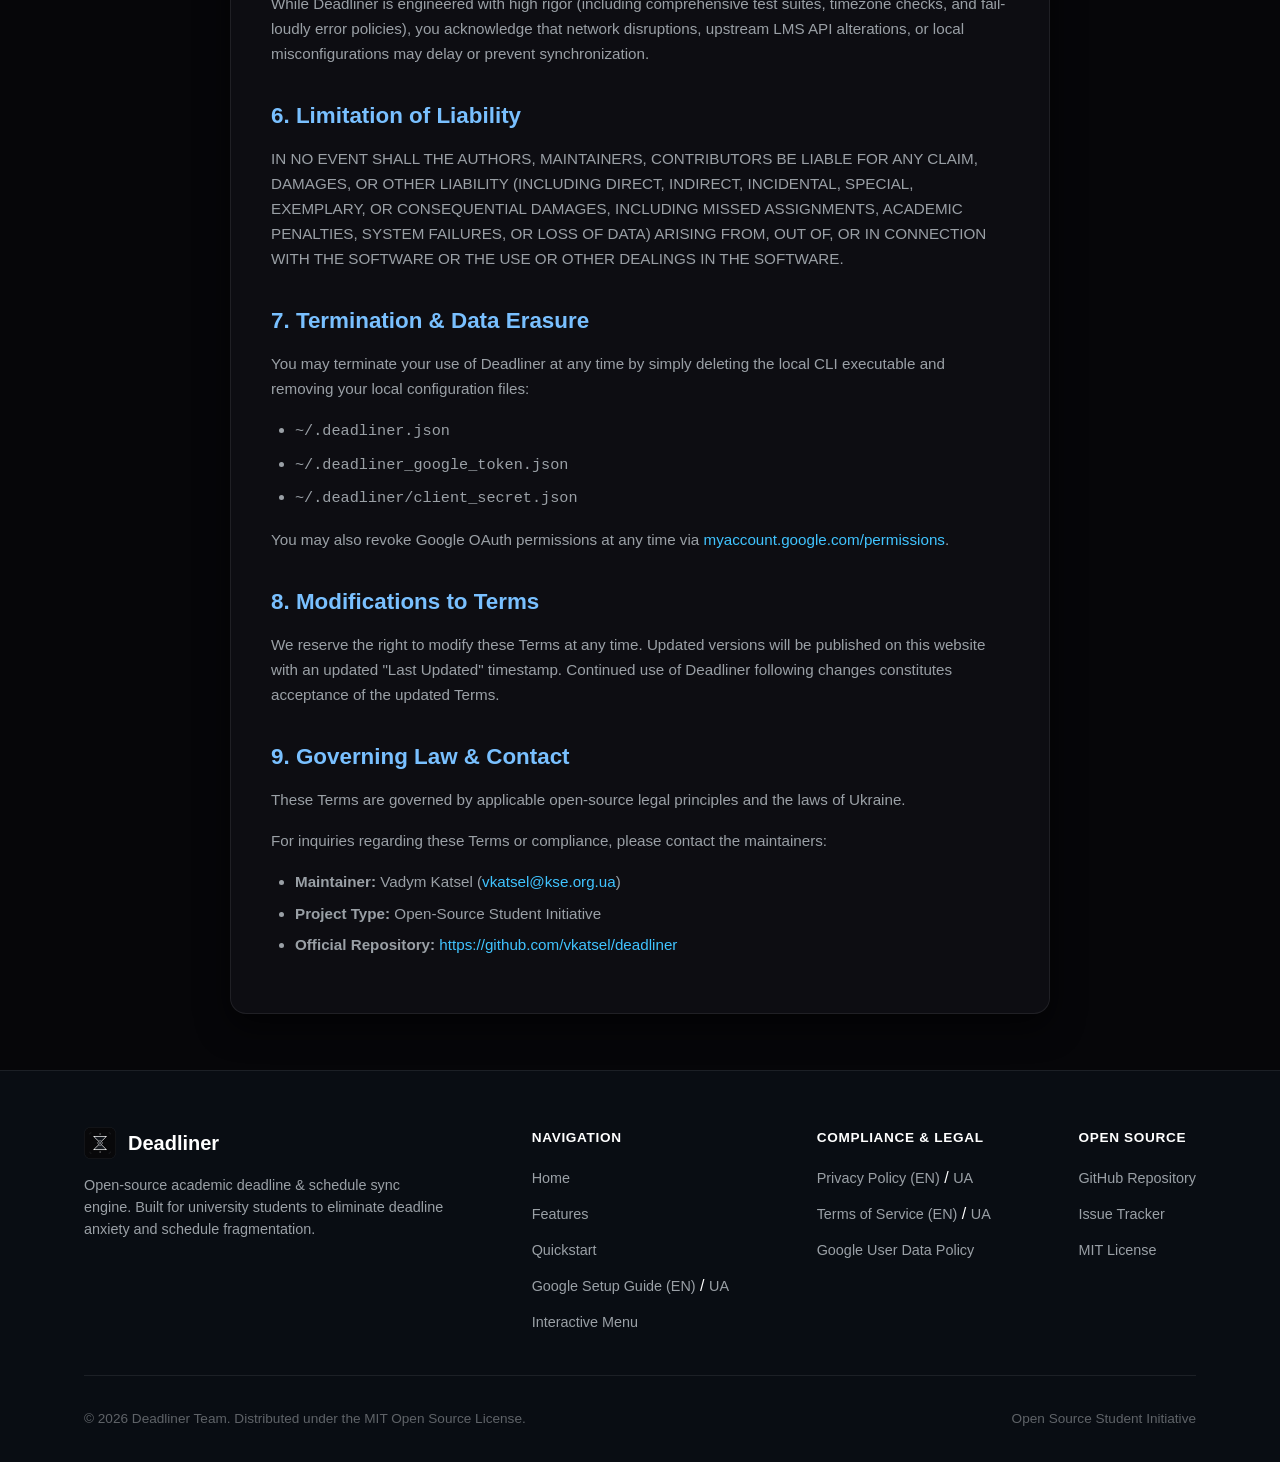
<file: docs/terms.html>
<!DOCTYPE html>
<html lang="en">
<head>
  <meta charset="UTF-8">
  <meta name="viewport" content="width=device-width, initial-scale=1.0">
  <title>Terms of Service — Deadliner</title>
  <meta name="description" content="Terms of Service for Deadliner: Academic deadline aggregator and Google Calendar synchronization utility.">
  <link rel="icon" type="image/png" href="assets/logo.png">
  <link rel="stylesheet" href="assets/style.css">
</head>
<body>

  <!-- Site Header -->
  <header class="site-header">
    <div class="container nav-wrap">
      <a href="index.html" class="brand-link" aria-label="Deadliner Home">
        <img src="assets/logo.png" alt="Deadliner Logo" class="brand-logo" width="44" height="44">
        <span class="brand-title">Deadliner</span>
      </a>
      <nav class="main-nav" aria-label="Main Navigation">
        <a href="index.html" class="nav-link">Home</a>
        <a href="index.html#features" class="nav-link">Features</a>
        <a href="index.html#quickstart" class="nav-link">Quickstart</a>
        <a href="google_setup_guide.html" class="nav-link">Google Guide</a>
        <a href="privacy.html" class="nav-link">Privacy</a>
        <a href="terms.html" class="nav-link" style="color: var(--text-primary); font-weight: 700;">Terms</a>
        <div class="lang-switch" aria-label="Language Switcher">
          <span class="lang-opt active" aria-current="page">EN</span>
          <a href="uk/terms.html" class="lang-opt" title="Українська версія">UA</a>
        </div>
        <a href="https://github.com/vkatsel/deadliner" class="btn-github" target="_blank" rel="noopener noreferrer">
          <svg height="16" width="16" viewBox="0 0 16 16" fill="currentColor" aria-hidden="true">
            <path d="M8 0C3.58 0 0 3.58 0 8c0 3.54 2.29 6.53 5.47 7.59.4.07.55-.17.55-.38 0-.19-.01-.82-.01-1.49-2.01.37-2.53-.49-2.69-.94-.09-.23-.48-.94-.82-1.13-.28-.15-.68-.52-.01-.53.63-.01 1.08.58 1.23.82.72 1.21 1.87.87 2.33.66.07-.52.28-.87.51-1.07-1.78-.2-3.64-.89-3.64-3.95 0-.87.31-1.59.82-2.15-.08-.2-.36-1.02.08-2.12 0 0 .67-.21 2.2.82.64-.18 1.32-.27 2-.27.68 0 1.36.09 2 .27 1.53-1.04 2.2-.82 2.2-.82.44 1.1.16 1.92.08 2.12.51.56.82 1.27.82 2.15 0 3.07-1.87 3.75-3.65 3.95.29.25.54.73.54 1.48 0 1.07-.01 1.93-.01 2.2 0 .21.15.46.55.38A8.013 8.013 0 0016 8c0-4.42-3.58-8-8-8z"></path>
          </svg>
          GitHub
        </a>
      </nav>
    </div>
  </header>

  <!-- Terms Main Content -->
  <main class="container">
    <article class="legal-content-wrap">
      <h1>Terms of Service</h1>
      <div class="legal-meta">
        <span>Effective Date: June 11, 2026</span> &bull; 
        <span>Last Updated: September 23, 2026</span> &bull;
        <span>Version 2.1</span>
      </div>

      <div class="callout-box">
        <strong>Open Source License:</strong> Deadliner is free open-source software provided under the terms of the 
        <a href="https://github.com/vkatsel/deadliner/blob/main/LICENSE" target="_blank" rel="noopener noreferrer">MIT License</a>.
        By downloading, installing, configuring, or using the software, you agree to these Terms.
      </div>

      <h2>1. Acceptance of Terms</h2>
      <p>
        These Terms of Service ("Terms") govern your use of the Deadliner application, its command-line interface, scripts, and this documentation website. By using Deadliner, you accept and agree to be bound by these Terms. If you do not agree to these Terms, do not install or use the application.
      </p>

      <h2>2. Description of the Service</h2>
      <p>
        Deadliner is a client-side productivity tool designed to help university students aggregate coursework assignments and class schedules from learning management systems (e.g., Moodle, Google Classroom) and university scheduling portals (e.g., schedule.kse.ua), synchronizing them into Google Calendar.
      </p>
      <p>
        Deadliner operates as a standalone local CLI. It does not provide server-side hosted services or continuous cloud infrastructure. All operations run strictly on your local computer.
      </p>

      <h2>3. Acceptable Use and User Responsibilities</h2>
      <p>When using Deadliner, you agree to:</p>
      <ul>
        <li>Use the tool only with your own personal student credentials and authorized academic accounts.</li>
        <li>Comply with the Acceptable Use Policies and Terms of Service of your university (including your university) and connected platforms (Google, Moodle).</li>
        <li>Not use Deadliner to scrape, harvest, or disrupt university servers or third-party APIs beyond normal academic usage.</li>
        <li>Safeguard your local machine and credential configuration files (<code>~/.deadliner.json</code>, <code>~/.deadliner_google_token.json</code>, <code>~/.deadliner/client_secret.json</code>).</li>
      </ul>

      <h2>4. Intellectual Property &amp; Open Source</h2>
      <p>
        The software source code is licensed under the permissive <strong>MIT License</strong>. You are free to inspect, modify, fork, and distribute the software in accordance with the license conditions. All trademarks, service marks, and trade names associated with third-party services (Google, Google Calendar, Google Classroom, Moodle) belong to their respective owners.
      </p>

      <h2>5. Important Academic Disclaimer &amp; Disclaimer of Warranties</h2>
      <div class="callout-box callout-green">
        <strong>Academic Disclaimer:</strong> Deadliner is an auxiliary organizational utility built to enhance deadline visibility. It is not an official university grading, registrar, or submission portal. You remain solely responsible for verifying your assignment deadlines, exam timetables, and submission requirements on official university channels (Moodle and Google Classroom).
      </div>
      <p>
        DEADLINER IS PROVIDED "AS IS", WITHOUT WARRANTY OF ANY KIND, EXPRESS OR IMPLIED, INCLUDING BUT NOT LIMITED TO THE WARRANTIES OF MERCHANTABILITY, FITNESS FOR A PARTICULAR PURPOSE, AND NONINFRINGEMENT.
      </p>
      <p>
        While Deadliner is engineered with high rigor (including comprehensive test suites, timezone checks, and fail-loudly error policies), you acknowledge that network disruptions, upstream LMS API alterations, or local misconfigurations may delay or prevent synchronization.
      </p>

      <h2>6. Limitation of Liability</h2>
      <p>
        IN NO EVENT SHALL THE AUTHORS, MAINTAINERS, CONTRIBUTORS BE LIABLE FOR ANY CLAIM, DAMAGES, OR OTHER LIABILITY (INCLUDING DIRECT, INDIRECT, INCIDENTAL, SPECIAL, EXEMPLARY, OR CONSEQUENTIAL DAMAGES, INCLUDING MISSED ASSIGNMENTS, ACADEMIC PENALTIES, SYSTEM FAILURES, OR LOSS OF DATA) ARISING FROM, OUT OF, OR IN CONNECTION WITH THE SOFTWARE OR THE USE OR OTHER DEALINGS IN THE SOFTWARE.
      </p>

      <h2>7. Termination &amp; Data Erasure</h2>
      <p>
        You may terminate your use of Deadliner at any time by simply deleting the local CLI executable and removing your local configuration files:
      </p>
      <ul>
        <li><code>~/.deadliner.json</code></li>
        <li><code>~/.deadliner_google_token.json</code></li>
        <li><code>~/.deadliner/client_secret.json</code></li>
      </ul>
      <p>
        You may also revoke Google OAuth permissions at any time via <a href="https://myaccount.google.com/permissions" target="_blank" rel="noopener noreferrer">myaccount.google.com/permissions</a>.
      </p>

      <h2>8. Modifications to Terms</h2>
      <p>
        We reserve the right to modify these Terms at any time. Updated versions will be published on this website with an updated "Last Updated" timestamp. Continued use of Deadliner following changes constitutes acceptance of the updated Terms.
      </p>

      <h2>9. Governing Law &amp; Contact</h2>
      <p>
        These Terms are governed by applicable open-source legal principles and the laws of Ukraine.
      </p>
      <p>
        For inquiries regarding these Terms or compliance, please contact the maintainers:
      </p>
      <ul>
        <li><strong>Maintainer:</strong> Vadym Katsel (<a href="mailto:vkatsel@kse.org.ua">vkatsel@kse.org.ua</a>)</li>
        <li><strong>Project Type:</strong> Open-Source Student Initiative</li>
        <li><strong>Official Repository:</strong> <a href="https://github.com/vkatsel/deadliner" target="_blank" rel="noopener noreferrer">https://github.com/vkatsel/deadliner</a></li>
      </ul>
    </article>
  </main>

  <!-- Site Footer -->
  <footer class="site-footer">
    <div class="container">
      <div class="footer-top">
        <div class="footer-brand">
          <div class="footer-logo-row">
            <img src="assets/logo.png" alt="Deadliner Logo" width="32" height="32" style="border-radius: 4px;">
            <span class="footer-brand-title">Deadliner</span>
          </div>
          <p class="footer-tagline">
            Open-source academic deadline &amp; schedule sync engine. Built for university students to eliminate deadline anxiety and schedule fragmentation.
          </p>
        </div>

        <div class="footer-nav-col">
          <h4>Navigation</h4>
          <ul>
            <li><a href="index.html">Home</a></li>
            <li><a href="index.html#features">Features</a></li>
            <li><a href="index.html#quickstart">Quickstart</a></li>
            <li><a href="google_setup_guide.html">Google Setup Guide (EN)</a> / <a href="uk/google_setup_guide.html">UA</a></li>
            <li><a href="index.html#menu-showcase">Interactive Menu</a></li>
          </ul>
        </div>

        <div class="footer-nav-col">
          <h4>Compliance &amp; Legal</h4>
          <ul>
            <li><a href="privacy.html">Privacy Policy (EN)</a> / <a href="uk/privacy.html">UA</a></li>
            <li><a href="terms.html">Terms of Service (EN)</a> / <a href="uk/terms.html">UA</a></li>
            <li><a href="https://developers.google.com/terms/api-services-user-data-policy" target="_blank" rel="noopener noreferrer">Google User Data Policy</a></li>
          </ul>
        </div>

        <div class="footer-nav-col">
          <h4>Open Source</h4>
          <ul>
            <li><a href="https://github.com/vkatsel/deadliner" target="_blank" rel="noopener noreferrer">GitHub Repository</a></li>
            <li><a href="https://github.com/vkatsel/deadliner/issues" target="_blank" rel="noopener noreferrer">Issue Tracker</a></li>
            <li><a href="https://github.com/vkatsel/deadliner/blob/main/LICENSE" target="_blank" rel="noopener noreferrer">MIT License</a></li>
          </ul>
        </div>
      </div>

      <div class="footer-bottom">
        <div>&copy; 2026 Deadliner Team. Distributed under the MIT Open Source License.</div>
        <div>Open Source Student Initiative</div>
      </div>
    </div>
  </footer>

</body>
</html>
</file>
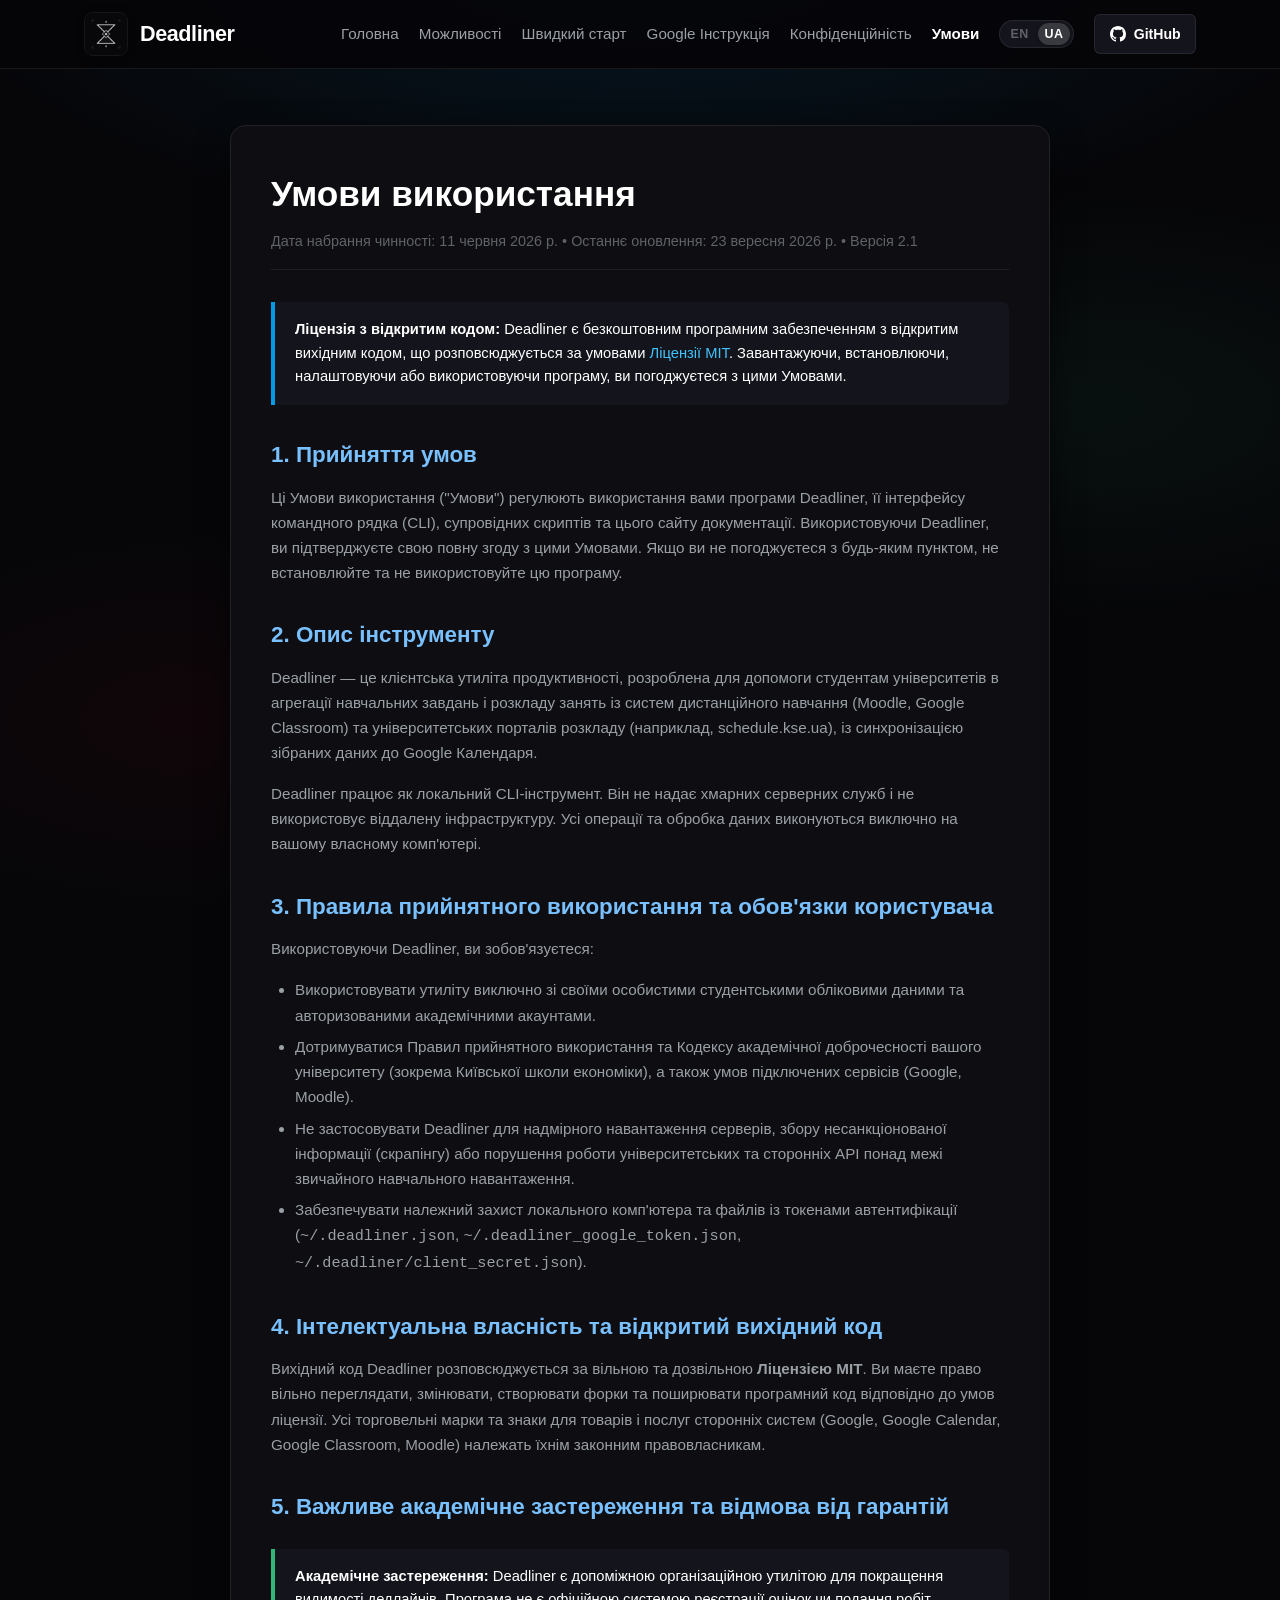
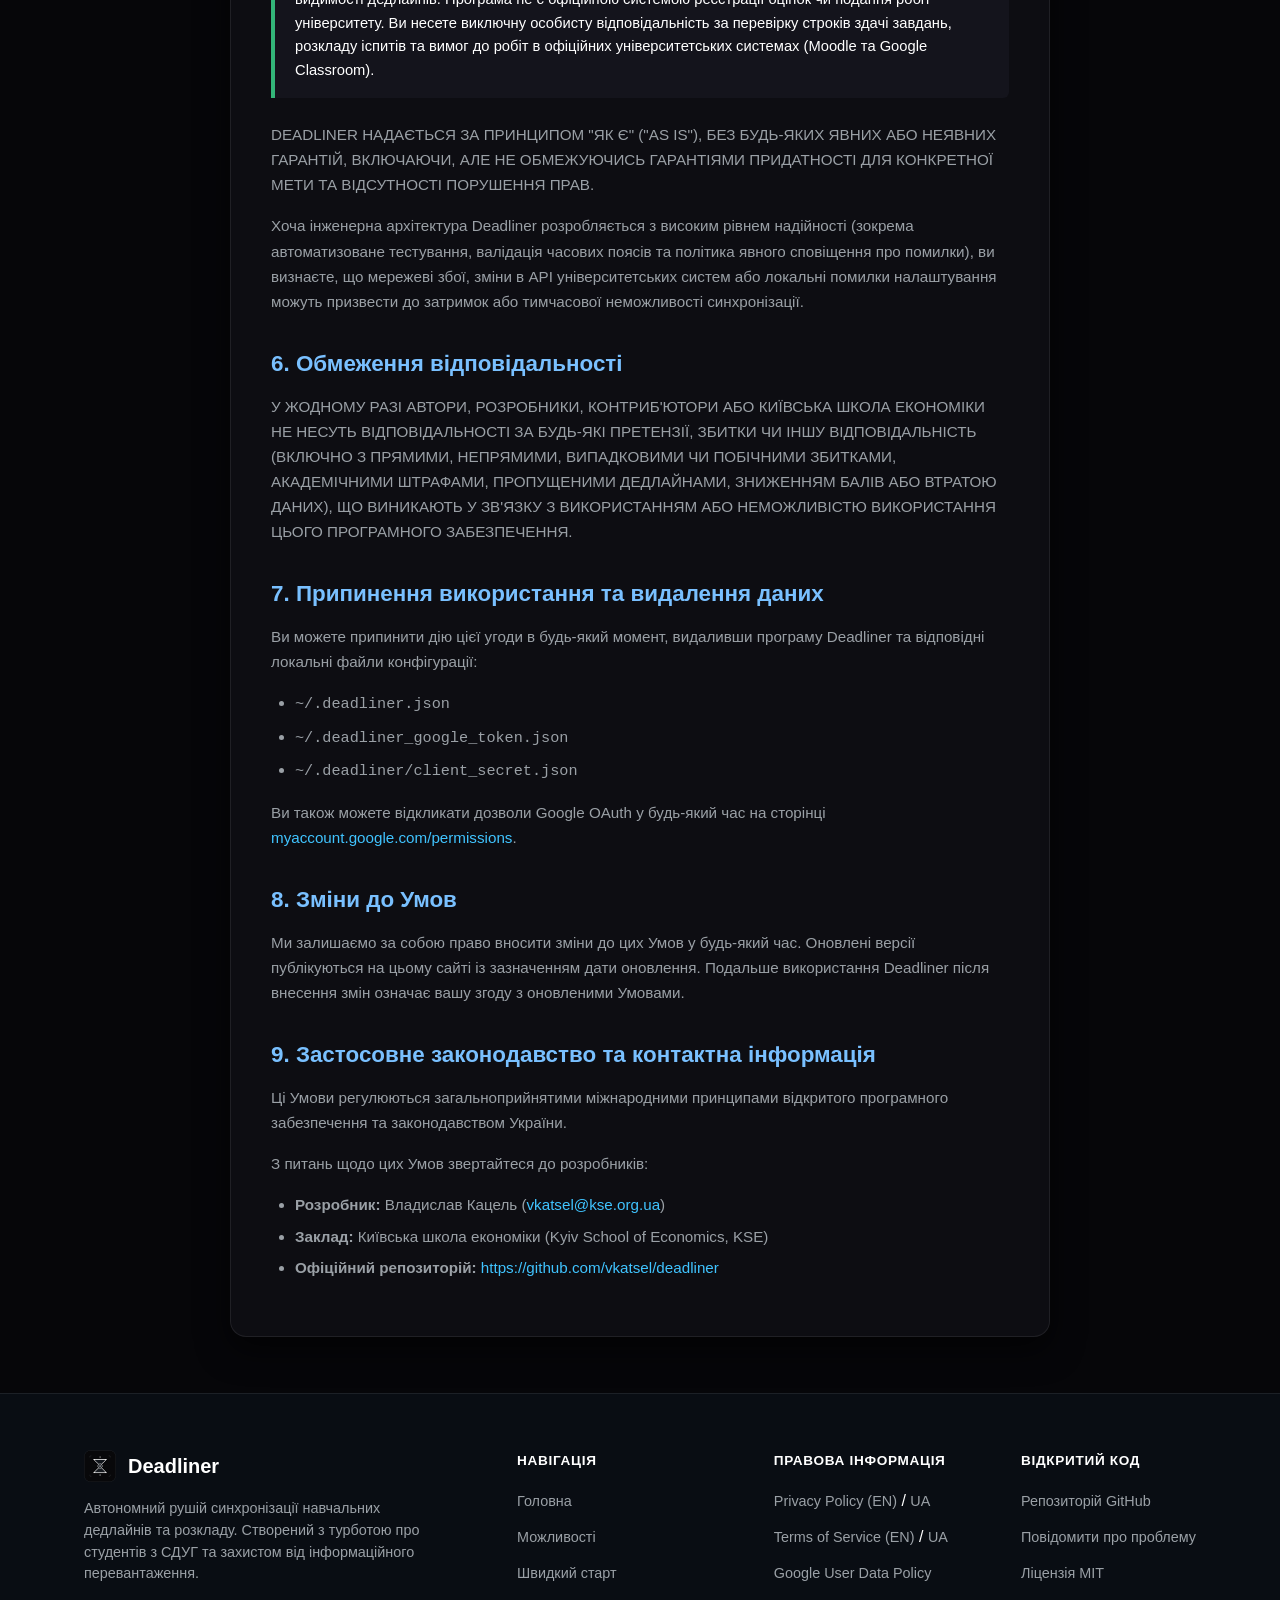
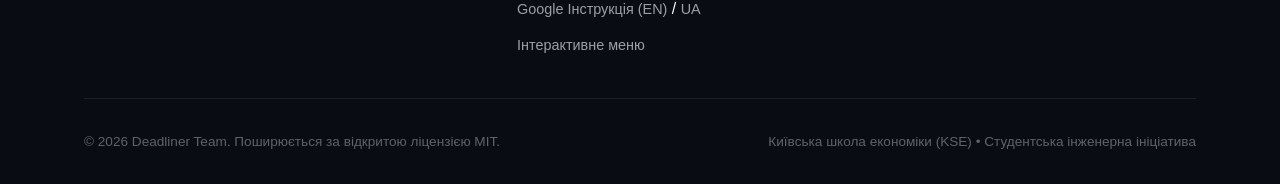
<file: docs/terms_uk.html>
<!DOCTYPE html>
<html lang="uk">
<head>
  <meta charset="UTF-8">
  <meta name="viewport" content="width=device-width, initial-scale=1.0">
  <title>Умови використання — Deadliner</title>
  <meta name="description" content="Умови використання Deadliner: Академічний агрегатор дедлайнів та утиліта синхронізації з Google Календарем.">
  <link rel="icon" type="image/png" href="assets/logo.png">
  <link rel="stylesheet" href="assets/style.css">
</head>
<body>

  <!-- Site Header -->
  <header class="site-header">
    <div class="container nav-wrap">
      <a href="index_uk.html" class="brand-link" aria-label="Deadliner Головна">
        <img src="assets/logo.png" alt="Логотип Deadliner" class="brand-logo" width="44" height="44">
        <span class="brand-title">Deadliner</span>
      </a>
      <nav class="main-nav" aria-label="Головна навігація">
        <a href="index_uk.html" class="nav-link">Головна</a>
        <a href="index_uk.html#features" class="nav-link">Можливості</a>
        <a href="index_uk.html#quickstart" class="nav-link">Швидкий старт</a>
        <a href="google_setup_guide_uk.html" class="nav-link">Google Інструкція</a>
        <a href="privacy_uk.html" class="nav-link">Конфіденційність</a>
        <a href="terms_uk.html" class="nav-link" style="color: var(--text-primary); font-weight: 700;">Умови</a>
        <div class="lang-switch" aria-label="Вибір мови">
          <a href="terms.html" class="lang-opt" title="English version">EN</a>
          <span class="lang-opt active" aria-current="page">UA</span>
        </div>
        <a href="https://github.com/vkatsel/deadliner" class="btn-github" target="_blank" rel="noopener noreferrer">
          <svg height="16" width="16" viewBox="0 0 16 16" fill="currentColor" aria-hidden="true">
            <path d="M8 0C3.58 0 0 3.58 0 8c0 3.54 2.29 6.53 5.47 7.59.4.07.55-.17.55-.38 0-.19-.01-.82-.01-1.49-2.01.37-2.53-.49-2.69-.94-.09-.23-.48-.94-.82-1.13-.28-.15-.68-.52-.01-.53.63-.01 1.08.58 1.23.82.72 1.21 1.87.87 2.33.66.07-.52.28-.87.51-1.07-1.78-.2-3.64-.89-3.64-3.95 0-.87.31-1.59.82-2.15-.08-.2-.36-1.02.08-2.12 0 0 .67-.21 2.2.82.64-.18 1.32-.27 2-.27.68 0 1.36.09 2 .27 1.53-1.04 2.2-.82 2.2-.82.44 1.1.16 1.92.08 2.12.51.56.82 1.27.82 2.15 0 3.07-1.87 3.75-3.65 3.95.29.25.54.73.54 1.48 0 1.07-.01 1.93-.01 2.2 0 .21.15.46.55.38A8.013 8.013 0 0016 8c0-4.42-3.58-8-8-8z"></path>
          </svg>
          GitHub
        </a>
      </nav>
    </div>
  </header>

  <!-- Terms Main Content -->
  <main class="container">
    <article class="legal-content-wrap">
      <h1>Умови використання</h1>
      <div class="legal-meta">
        <span>Дата набрання чинності: 11 червня 2026 р.</span> &bull; 
        <span>Останнє оновлення: 23 вересня 2026 р.</span> &bull;
        <span>Версія 2.1</span>
      </div>

      <div class="callout-box">
        <strong>Ліцензія з відкритим кодом:</strong> Deadliner є безкоштовним програмним забезпеченням з відкритим вихідним кодом, що розповсюджується за умовами 
        <a href="https://github.com/vkatsel/deadliner/blob/main/LICENSE" target="_blank" rel="noopener noreferrer">Ліцензії MIT</a>.
        Завантажуючи, встановлюючи, налаштовуючи або використовуючи програму, ви погоджуєтеся з цими Умовами.
      </div>

      <h2>1. Прийняття умов</h2>
      <p>
        Ці Умови використання ("Умови") регулюють використання вами програми Deadliner, її інтерфейсу командного рядка (CLI), супровідних скриптів та цього сайту документації. Використовуючи Deadliner, ви підтверджуєте свою повну згоду з цими Умовами. Якщо ви не погоджуєтеся з будь-яким пунктом, не встановлюйте та не використовуйте цю програму.
      </p>

      <h2>2. Опис інструменту</h2>
      <p>
        Deadliner — це клієнтська утиліта продуктивності, розроблена для допомоги студентам університетів в агрегації навчальних завдань і розкладу занять із систем дистанційного навчання (Moodle, Google Classroom) та університетських порталів розкладу (наприклад, schedule.kse.ua), із синхронізацією зібраних даних до Google Календаря.
      </p>
      <p>
        Deadliner працює як локальний CLI-інструмент. Він не надає хмарних серверних служб і не використовує віддалену інфраструктуру. Усі операції та обробка даних виконуються виключно на вашому власному комп'ютері.
      </p>

      <h2>3. Правила прийнятного використання та обов'язки користувача</h2>
      <p>Використовуючи Deadliner, ви зобов'язуєтеся:</p>
      <ul>
        <li>Використовувати утиліту виключно зі своїми особистими студентськими обліковими даними та авторизованими академічними акаунтами.</li>
        <li>Дотримуватися Правил прийнятного використання та Кодексу академічної доброчесності вашого університету (зокрема Київської школи економіки), а також умов підключених сервісів (Google, Moodle).</li>
        <li>Не застосовувати Deadliner для надмірного навантаження серверів, збору несанкціонованої інформації (скрапінгу) або порушення роботи університетських та сторонніх API понад межі звичайного навчального навантаження.</li>
        <li>Забезпечувати належний захист локального комп'ютера та файлів із токенами автентифікації (<code>~/.deadliner.json</code>, <code>~/.deadliner_google_token.json</code>, <code>~/.deadliner/client_secret.json</code>).</li>
      </ul>

      <h2>4. Інтелектуальна власність та відкритий вихідний код</h2>
      <p>
        Вихідний код Deadliner розповсюджується за вільною та дозвільною <strong>Ліцензією MIT</strong>. Ви маєте право вільно переглядати, змінювати, створювати форки та поширювати програмний код відповідно до умов ліцензії. Усі торговельні марки та знаки для товарів і послуг сторонніх систем (Google, Google Calendar, Google Classroom, Moodle) належать їхнім законним правовласникам.
      </p>

      <h2>5. Важливе академічне застереження та відмова від гарантій</h2>
      <div class="callout-box callout-green">
        <strong>Академічне застереження:</strong> Deadliner є допоміжною організаційною утилітою для покращення видимості дедлайнів. Програма не є офіційною системою реєстрації оцінок чи подання робіт університету. Ви несете виключну особисту відповідальність за перевірку строків здачі завдань, розкладу іспитів та вимог до робіт в офіційних університетських системах (Moodle та Google Classroom).
      </div>
      <p>
        DEADLINER НАДАЄТЬСЯ ЗА ПРИНЦИПОМ "ЯК Є" ("AS IS"), БЕЗ БУДЬ-ЯКИХ ЯВНИХ АБО НЕЯВНИХ ГАРАНТІЙ, ВКЛЮЧАЮЧИ, АЛЕ НЕ ОБМЕЖУЮЧИСЬ ГАРАНТІЯМИ ПРИДАТНОСТІ ДЛЯ КОНКРЕТНОЇ МЕТИ ТА ВІДСУТНОСТІ ПОРУШЕННЯ ПРАВ.
      </p>
      <p>
        Хоча інженерна архітектура Deadliner розробляється з високим рівнем надійності (зокрема автоматизоване тестування, валідація часових поясів та політика явного сповіщення про помилки), ви визнаєте, що мережеві збої, зміни в API університетських систем або локальні помилки налаштування можуть призвести до затримок або тимчасової неможливості синхронізації.
      </p>

      <h2>6. Обмеження відповідальності</h2>
      <p>
        У ЖОДНОМУ РАЗІ АВТОРИ, РОЗРОБНИКИ, КОНТРИБ'ЮТОРИ АБО КИЇВСЬКА ШКОЛА ЕКОНОМІКИ НЕ НЕСУТЬ ВІДПОВІДАЛЬНОСТІ ЗА БУДЬ-ЯКІ ПРЕТЕНЗІЇ, ЗБИТКИ ЧИ ІНШУ ВІДПОВІДАЛЬНІСТЬ (ВКЛЮЧНО З ПРЯМИМИ, НЕПРЯМИМИ, ВИПАДКОВИМИ ЧИ ПОБІЧНИМИ ЗБИТКАМИ, АКАДЕМІЧНИМИ ШТРАФАМИ, ПРОПУЩЕНИМИ ДЕДЛАЙНАМИ, ЗНИЖЕННЯМ БАЛІВ АБО ВТРАТОЮ ДАНИХ), ЩО ВИНИКАЮТЬ У ЗВ'ЯЗКУ З ВИКОРИСТАННЯМ АБО НЕМОЖЛИВІСТЮ ВИКОРИСТАННЯ ЦЬОГО ПРОГРАМНОГО ЗАБЕЗПЕЧЕННЯ.
      </p>

      <h2>7. Припинення використання та видалення даних</h2>
      <p>
        Ви можете припинити дію цієї угоди в будь-який момент, видаливши програму Deadliner та відповідні локальні файли конфігурації:
      </p>
      <ul>
        <li><code>~/.deadliner.json</code></li>
        <li><code>~/.deadliner_google_token.json</code></li>
        <li><code>~/.deadliner/client_secret.json</code></li>
      </ul>
      <p>
        Ви також можете відкликати дозволи Google OAuth у будь-який час на сторінці <a href="https://myaccount.google.com/permissions" target="_blank" rel="noopener noreferrer">myaccount.google.com/permissions</a>.
      </p>

      <h2>8. Зміни до Умов</h2>
      <p>
        Ми залишаємо за собою право вносити зміни до цих Умов у будь-який час. Оновлені версії публікуються на цьому сайті із зазначенням дати оновлення. Подальше використання Deadliner після внесення змін означає вашу згоду з оновленими Умовами.
      </p>

      <h2>9. Застосовне законодавство та контактна інформація</h2>
      <p>
        Ці Умови регулюються загальноприйнятими міжнародними принципами відкритого програмного забезпечення та законодавством України.
      </p>
      <p>
        З питань щодо цих Умов звертайтеся до розробників:
      </p>
      <ul>
        <li><strong>Розробник:</strong> Владислав Кацель (<a href="mailto:vkatsel@kse.org.ua">vkatsel@kse.org.ua</a>)</li>
        <li><strong>Заклад:</strong> Київська школа економіки (Kyiv School of Economics, KSE)</li>
        <li><strong>Офіційний репозиторій:</strong> <a href="https://github.com/vkatsel/deadliner" target="_blank" rel="noopener noreferrer">https://github.com/vkatsel/deadliner</a></li>
      </ul>
    </article>
  </main>

  <!-- Site Footer -->
  <footer class="site-footer">
    <div class="container">
      <div class="footer-top">
        <div class="footer-brand">
          <div class="footer-logo-row">
            <img src="assets/logo.png" alt="Логотип Deadliner" width="32" height="32" style="border-radius: 4px;">
            <span class="footer-brand-title">Deadliner</span>
          </div>
          <p class="footer-tagline">
            Автономний рушій синхронізації навчальних дедлайнів та розкладу. Створений з турботою про студентів з СДУГ та захистом від інформаційного перевантаження.
          </p>
        </div>

        <div class="footer-nav-col">
          <h4>Навігація</h4>
          <ul>
            <li><a href="index_uk.html">Головна</a></li>
            <li><a href="index_uk.html#features">Можливості</a></li>
            <li><a href="index_uk.html#quickstart">Швидкий старт</a></li>
            <li><a href="google_setup_guide.html">Google Інструкція (EN)</a> / <a href="google_setup_guide_uk.html">UA</a></li>
            <li><a href="index_uk.html#menu-showcase">Інтерактивне меню</a></li>
          </ul>
        </div>

        <div class="footer-nav-col">
          <h4>Правова інформація</h4>
          <ul>
            <li><a href="privacy.html">Privacy Policy (EN)</a> / <a href="privacy_uk.html">UA</a></li>
            <li><a href="terms.html">Terms of Service (EN)</a> / <a href="terms_uk.html">UA</a></li>
            <li><a href="https://developers.google.com/terms/api-services-user-data-policy" target="_blank" rel="noopener noreferrer">Google User Data Policy</a></li>
          </ul>
        </div>

        <div class="footer-nav-col">
          <h4>Відкритий код</h4>
          <ul>
            <li><a href="https://github.com/vkatsel/deadliner" target="_blank" rel="noopener noreferrer">Репозиторій GitHub</a></li>
            <li><a href="https://github.com/vkatsel/deadliner/issues" target="_blank" rel="noopener noreferrer">Повідомити про проблему</a></li>
            <li><a href="https://github.com/vkatsel/deadliner/blob/main/LICENSE" target="_blank" rel="noopener noreferrer">Ліцензія MIT</a></li>
          </ul>
        </div>
      </div>

      <div class="footer-bottom">
        <div>&copy; 2026 Deadliner Team. Поширюється за відкритою ліцензією MIT.</div>
        <div>Київська школа економіки (KSE) &bull; Студентська інженерна ініціатива</div>
      </div>
    </div>
  </footer>

</body>
</html>
</file>
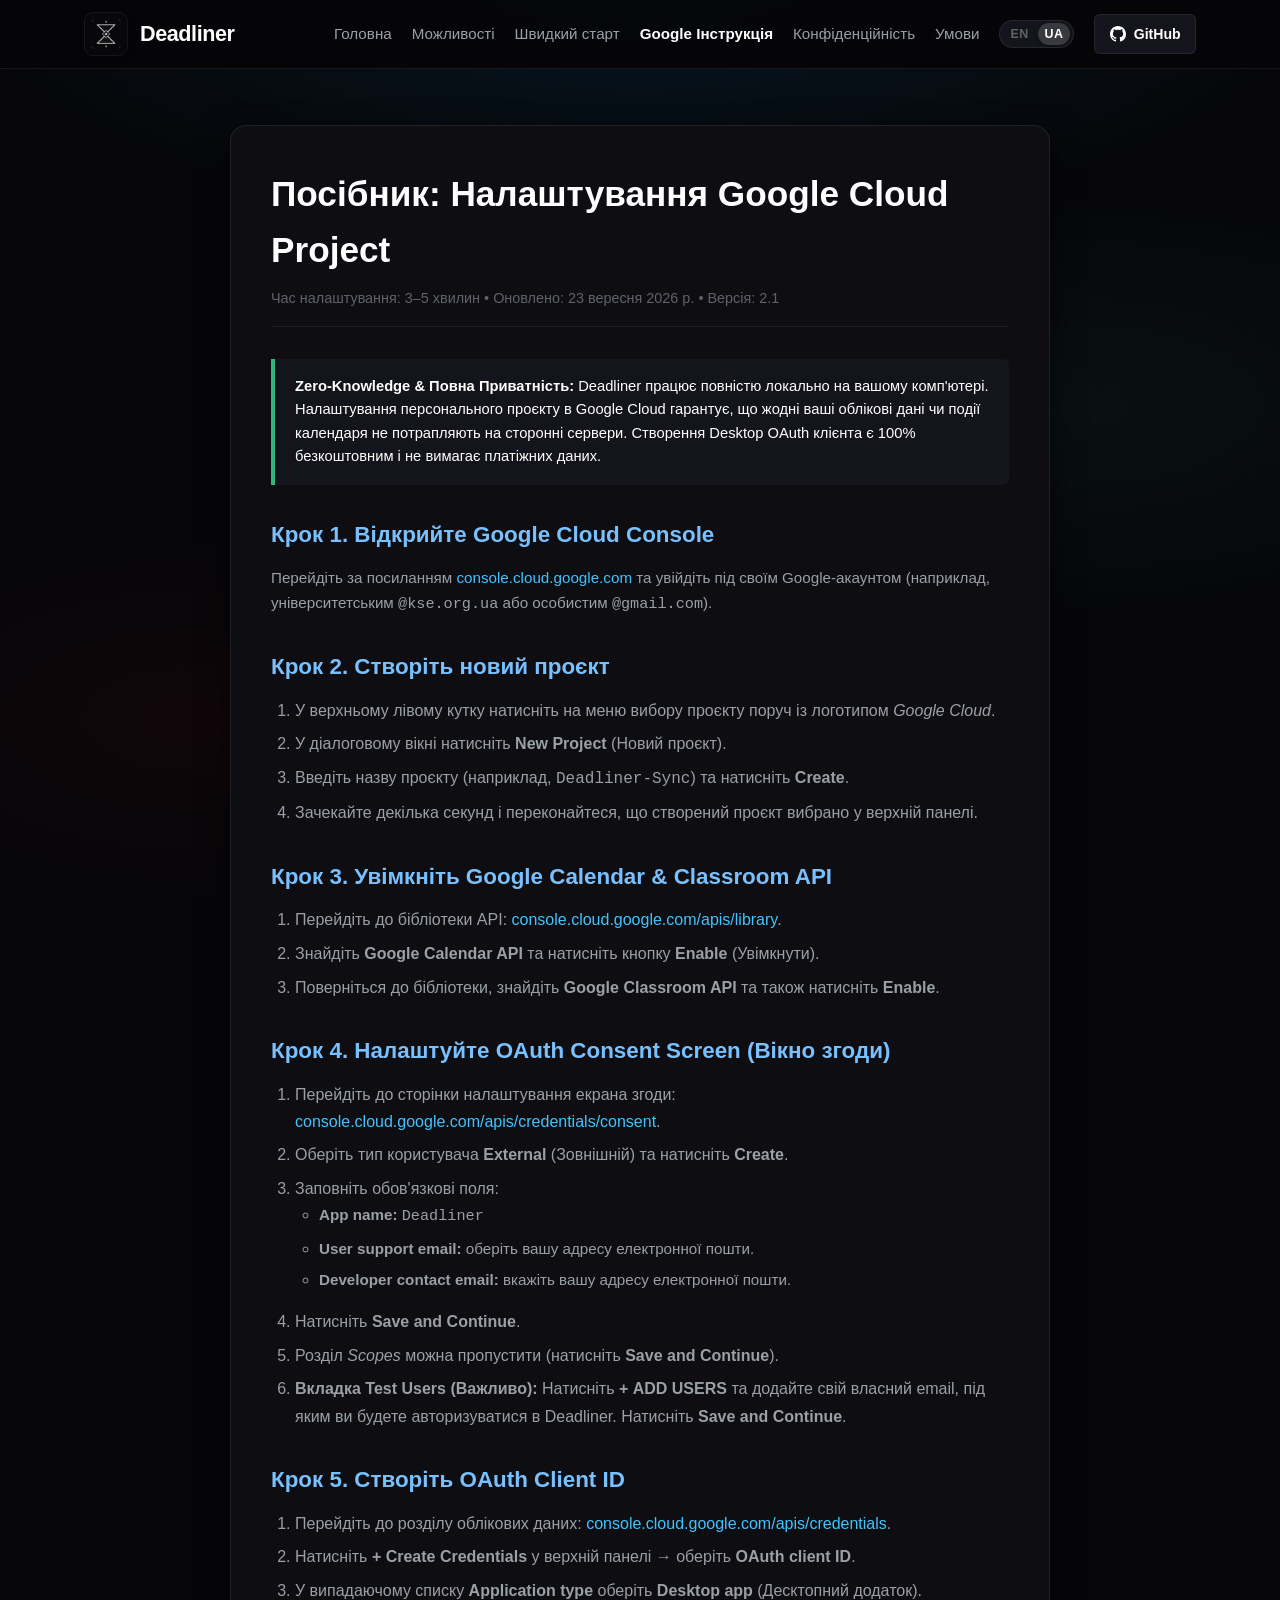
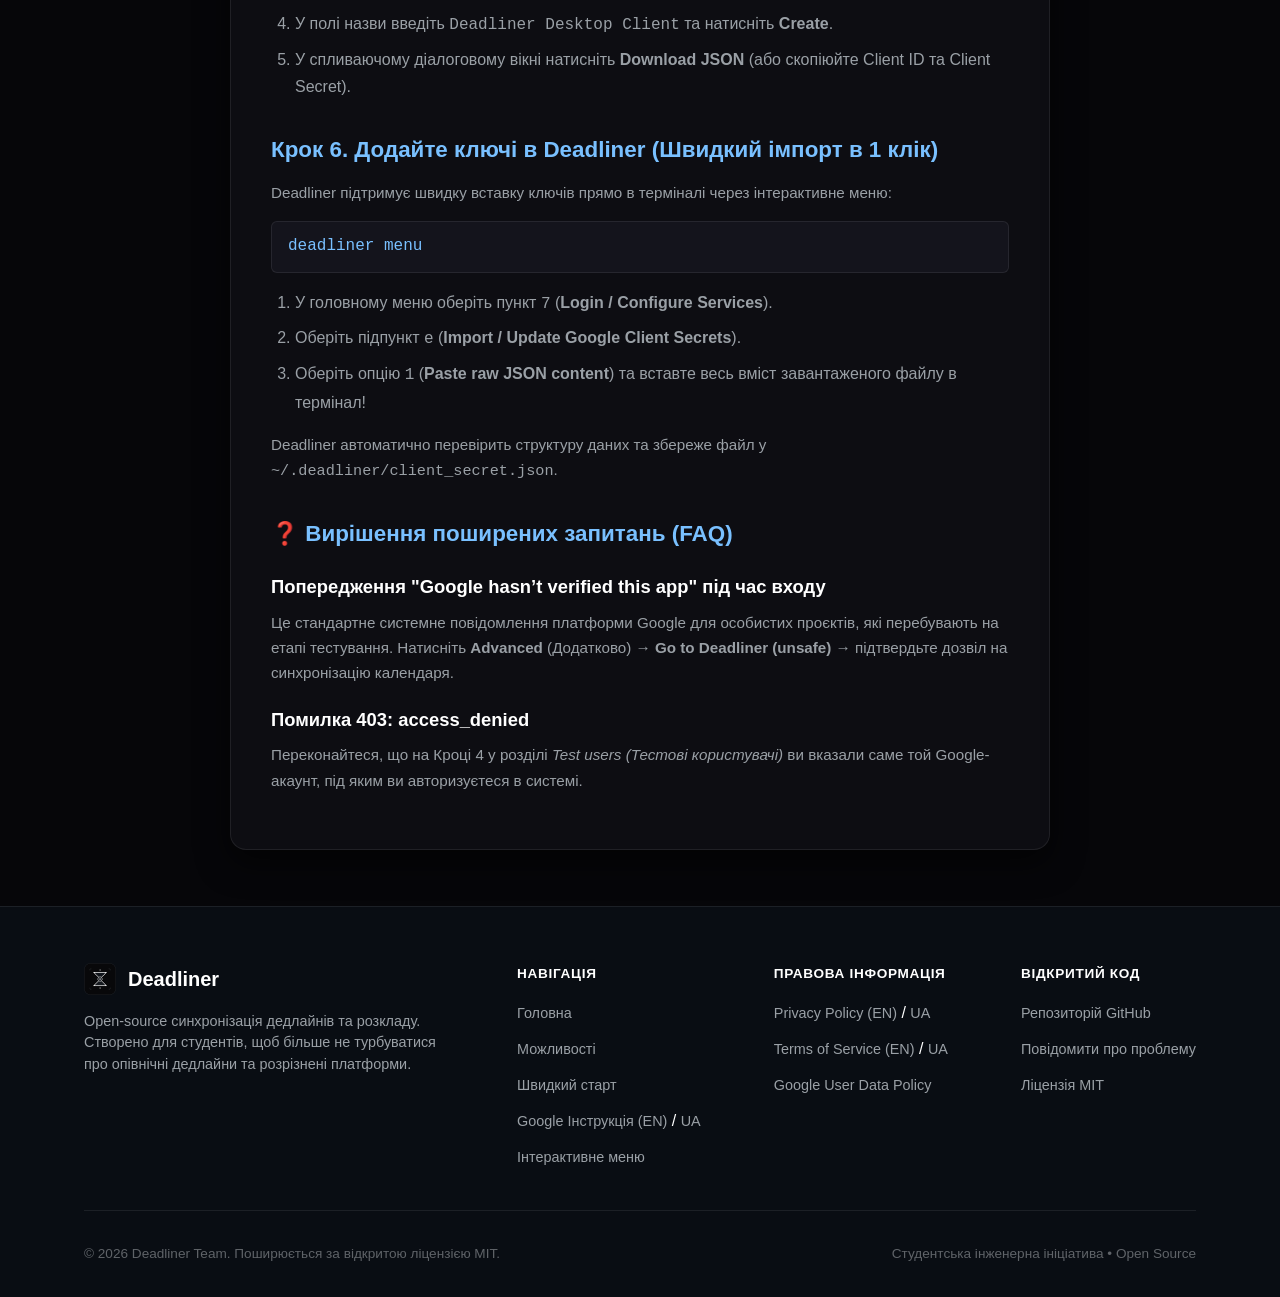
<file: docs/uk/google_setup_guide.html>
<!DOCTYPE html>
<html lang="uk">
<head>
  <meta charset="UTF-8">
  <meta name="viewport" content="width=device-width, initial-scale=1.0">
  <title>Посібник із налаштування Google Cloud — Deadliner</title>
  <meta name="description" content="Покроковий посібник із налаштування Google Cloud Project, отримання OAuth 2.0 Client ID та підключення до Deadliner.">
  <link rel="icon" type="image/png" href="../assets/logo.png">
  <link rel="stylesheet" href="../assets/style.css">
</head>
<body>

  <!-- Site Header -->
  <header class="site-header">
    <div class="container nav-wrap">
      <a href="index.html" class="brand-link" aria-label="Deadliner Головна">
        <img src="../assets/logo.png" alt="Логотип Deadliner" class="brand-logo" width="44" height="44">
        <span class="brand-title">Deadliner</span>
      </a>
      <nav class="main-nav" aria-label="Головна навігація">
        <a href="index.html" class="nav-link">Головна</a>
        <a href="index.html#features" class="nav-link">Можливості</a>
        <a href="index.html#quickstart" class="nav-link">Швидкий старт</a>
        <a href="google_setup_guide.html" class="nav-link" style="color: var(--text-primary); font-weight: 700;">Google Інструкція</a>
        <a href="privacy.html" class="nav-link">Конфіденційність</a>
        <a href="terms.html" class="nav-link">Умови</a>
        <div class="lang-switch" aria-label="Вибір мови">
          <a href="../google_setup_guide.html" class="lang-opt" title="English version">EN</a>
          <span class="lang-opt active" aria-current="page">UA</span>
        </div>
        <a href="https://github.com/vkatsel/deadliner" class="btn-github" target="_blank" rel="noopener noreferrer">
          <svg height="16" width="16" viewBox="0 0 16 16" fill="currentColor" aria-hidden="true">
            <path d="M8 0C3.58 0 0 3.58 0 8c0 3.54 2.29 6.53 5.47 7.59.4.07.55-.17.55-.38 0-.19-.01-.82-.01-1.49-2.01.37-2.53-.49-2.69-.94-.09-.23-.48-.94-.82-1.13-.28-.15-.68-.52-.01-.53.63-.01 1.08.58 1.23.82.72 1.21 1.87.87 2.33.66.07-.52.28-.87.51-1.07-1.78-.2-3.64-.89-3.64-3.95 0-.87.31-1.59.82-2.15-.08-.2-.36-1.02.08-2.12 0 0 .67-.21 2.2.82.64-.18 1.32-.27 2-.27.68 0 1.36.09 2 .27 1.53-1.04 2.2-.82 2.2-.82.44 1.1.16 1.92.08 2.12.51.56.82 1.27.82 2.15 0 3.07-1.87 3.75-3.65 3.95.29.25.54.73.54 1.48 0 1.07-.01 1.93-.01 2.2 0 .21.15.46.55.38A8.013 8.013 0 0016 8c0-4.42-3.58-8-8-8z"></path>
          </svg>
          GitHub
        </a>
      </nav>
    </div>
  </header>

  <!-- Main Content -->
  <main class="container">
    <article class="legal-content-wrap">
      <h1>Посібник: Налаштування Google Cloud Project</h1>
      <div class="legal-meta">
        <span>Час налаштування: 3–5 хвилин</span> &bull; 
        <span>Оновлено: 23 вересня 2026 р.</span> &bull;
        <span>Версія: 2.1</span>
      </div>

      <div class="callout-box callout-green">
        <strong>Zero-Knowledge &amp; Повна Приватність:</strong> Deadliner працює повністю локально на вашому комп'ютері. Налаштування персонального проєкту в Google Cloud гарантує, що жодні ваші облікові дані чи події календаря не потрапляють на сторонні сервери. Створення Desktop OAuth клієнта є 100% безкоштовним і не вимагає платіжних даних.
      </div>

      <h2>Крок 1. Відкрийте Google Cloud Console</h2>
      <p>
        Перейдіть за посиланням <a href="https://console.cloud.google.com/" target="_blank" rel="noopener noreferrer">console.cloud.google.com</a> та увійдіть під своїм Google-акаунтом (наприклад, університетським <code>@kse.org.ua</code> або особистим <code>@gmail.com</code>).
      </p>

      <h2>Крок 2. Створіть новий проєкт</h2>
      <ol style="color: var(--text-secondary); padding-left: 1.5rem; margin-bottom: 1rem; line-height: 1.7;">
        <li>У верхньому лівому кутку натисніть на меню вибору проєкту поруч із логотипом <em>Google Cloud</em>.</li>
        <li>У діалоговому вікні натисніть <strong>New Project</strong> (Новий проєкт).</li>
        <li>Введіть назву проєкту (наприклад, <code>Deadliner-Sync</code>) та натисніть <strong>Create</strong>.</li>
        <li>Зачекайте декілька секунд і переконайтеся, що створений проєкт вибрано у верхній панелі.</li>
      </ol>

      <h2>Крок 3. Увімкніть Google Calendar &amp; Classroom API</h2>
      <ol style="color: var(--text-secondary); padding-left: 1.5rem; margin-bottom: 1rem; line-height: 1.7;">
        <li>Перейдіть до бібліотеки API: <a href="https://console.cloud.google.com/apis/library" target="_blank" rel="noopener noreferrer">console.cloud.google.com/apis/library</a>.</li>
        <li>Знайдіть <strong>Google Calendar API</strong> та натисніть кнопку <strong>Enable</strong> (Увімкнути).</li>
        <li>Поверніться до бібліотеки, знайдіть <strong>Google Classroom API</strong> та також натисніть <strong>Enable</strong>.</li>
      </ol>

      <h2>Крок 4. Налаштуйте OAuth Consent Screen (Вікно згоди)</h2>
      <ol style="color: var(--text-secondary); padding-left: 1.5rem; margin-bottom: 1rem; line-height: 1.7;">
        <li>Перейдіть до сторінки налаштування екрана згоди: <a href="https://console.cloud.google.com/apis/credentials/consent" target="_blank" rel="noopener noreferrer">console.cloud.google.com/apis/credentials/consent</a>.</li>
        <li>Оберіть тип користувача <strong>External</strong> (Зовнішній) та натисніть <strong>Create</strong>.</li>
        <li>Заповніть обов'язкові поля:
          <ul>
            <li><strong>App name:</strong> <code>Deadliner</code></li>
            <li><strong>User support email:</strong> оберіть вашу адресу електронної пошти.</li>
            <li><strong>Developer contact email:</strong> вкажіть вашу адресу електронної пошти.</li>
          </ul>
        </li>
        <li>Натисніть <strong>Save and Continue</strong>.</li>
        <li>Розділ <em>Scopes</em> можна пропустити (натисніть <strong>Save and Continue</strong>).</li>
        <li><strong>Вкладка Test Users (Важливо):</strong> Натисніть <strong>+ ADD USERS</strong> та додайте свій власний email, під яким ви будете авторизуватися в Deadliner. Натисніть <strong>Save and Continue</strong>.</li>
      </ol>

      <h2>Крок 5. Створіть OAuth Client ID</h2>
      <ol style="color: var(--text-secondary); padding-left: 1.5rem; margin-bottom: 1rem; line-height: 1.7;">
        <li>Перейдіть до розділу облікових даних: <a href="https://console.cloud.google.com/apis/credentials" target="_blank" rel="noopener noreferrer">console.cloud.google.com/apis/credentials</a>.</li>
        <li>Натисніть <strong>+ Create Credentials</strong> у верхній панелі &rarr; оберіть <strong>OAuth client ID</strong>.</li>
        <li>У випадаючому списку <strong>Application type</strong> оберіть <strong>Desktop app</strong> (Десктопний додаток).</li>
        <li>У полі назви введіть <code>Deadliner Desktop Client</code> та натисніть <strong>Create</strong>.</li>
        <li>У спливаючому діалоговому вікні натисніть <strong>Download JSON</strong> (або скопіюйте Client ID та Client Secret).</li>
      </ol>

      <h2>Крок 6. Додайте ключі в Deadliner (Швидкий імпорт в 1 клік)</h2>
      <p>Deadliner підтримує швидку вставку ключів прямо в терміналі через інтерактивне меню:</p>
      <div style="background: var(--bg-tertiary); border: 1px solid var(--border-color); border-radius: var(--radius-sm); padding: 0.75rem 1rem; margin-bottom: 1rem; font-family: var(--font-mono); color: #79c0ff;">
        <code>deadliner menu</code>
      </div>
      <ol style="color: var(--text-secondary); padding-left: 1.5rem; margin-bottom: 1rem; line-height: 1.7;">
        <li>У головному меню оберіть пункт <code>7</code> (<strong>Login / Configure Services</strong>).</li>
        <li>Оберіть підпункт <code>e</code> (<strong>Import / Update Google Client Secrets</strong>).</li>
        <li>Оберіть опцію <code>1</code> (<strong>Paste raw JSON content</strong>) та вставте весь вміст завантаженого файлу в термінал!</li>
      </ol>
      <p>
        Deadliner автоматично перевірить структуру даних та збереже файл у <code>~/.deadliner/client_secret.json</code>.
      </p>

      <h2>❓ Вирішення поширених запитань (FAQ)</h2>
      <h3>Попередження "Google hasn’t verified this app" під час входу</h3>
      <p>
        Це стандартне системне повідомлення платформи Google для особистих проєктів, які перебувають на етапі тестування. Натисніть <strong>Advanced</strong> (Додатково) &rarr; <strong>Go to Deadliner (unsafe)</strong> &rarr; підтвердьте дозвіл на синхронізацію календаря.
      </p>

      <h3>Помилка 403: access_denied</h3>
      <p>
        Переконайтеся, що на Кроці 4 у розділі <em>Test users (Тестові користувачі)</em> ви вказали саме той Google-акаунт, під яким ви авторизуєтеся в системі.
      </p>
    </article>
  </main>

  <!-- Site Footer -->
  <footer class="site-footer">
    <div class="container">
      <div class="footer-top">
        <div class="footer-brand">
          <div class="footer-logo-row">
            <img src="../assets/logo.png" alt="Логотип Deadliner" width="32" height="32" style="border-radius: 4px;">
            <span class="footer-brand-title">Deadliner</span>
          </div>
          <p class="footer-tagline">
            Open-source синхронізація дедлайнів та розкладу. Створено для студентів, щоб більше не турбуватися про опівнічні дедлайни та розрізнені платформи.
          </p>
        </div>

        <div class="footer-nav-col">
          <h4>Навігація</h4>
          <ul>
            <li><a href="index.html">Головна</a></li>
            <li><a href="index.html#features">Можливості</a></li>
            <li><a href="index.html#quickstart">Швидкий старт</a></li>
            <li><a href="../google_setup_guide.html">Google Інструкція (EN)</a> / <a href="google_setup_guide.html">UA</a></li>
            <li><a href="index.html#menu-showcase">Інтерактивне меню</a></li>
          </ul>
        </div>

        <div class="footer-nav-col">
          <h4>Правова інформація</h4>
          <ul>
            <li><a href="../privacy.html">Privacy Policy (EN)</a> / <a href="privacy.html">UA</a></li>
            <li><a href="../terms.html">Terms of Service (EN)</a> / <a href="terms.html">UA</a></li>
            <li><a href="https://developers.google.com/terms/api-services-user-data-policy" target="_blank" rel="noopener noreferrer">Google User Data Policy</a></li>
          </ul>
        </div>

        <div class="footer-nav-col">
          <h4>Відкритий код</h4>
          <ul>
            <li><a href="https://github.com/vkatsel/deadliner" target="_blank" rel="noopener noreferrer">Репозиторій GitHub</a></li>
            <li><a href="https://github.com/vkatsel/deadliner/issues" target="_blank" rel="noopener noreferrer">Повідомити про проблему</a></li>
            <li><a href="https://github.com/vkatsel/deadliner/blob/main/LICENSE" target="_blank" rel="noopener noreferrer">Ліцензія MIT</a></li>
          </ul>
        </div>
      </div>

      <div class="footer-bottom">
        <div>&copy; 2026 Deadliner Team. Поширюється за відкритою ліцензією MIT.</div>
        <div>Студентська інженерна ініціатива &bull; Open Source</div>
      </div>
    </div>
  </footer>

</body>
</html>
</file>
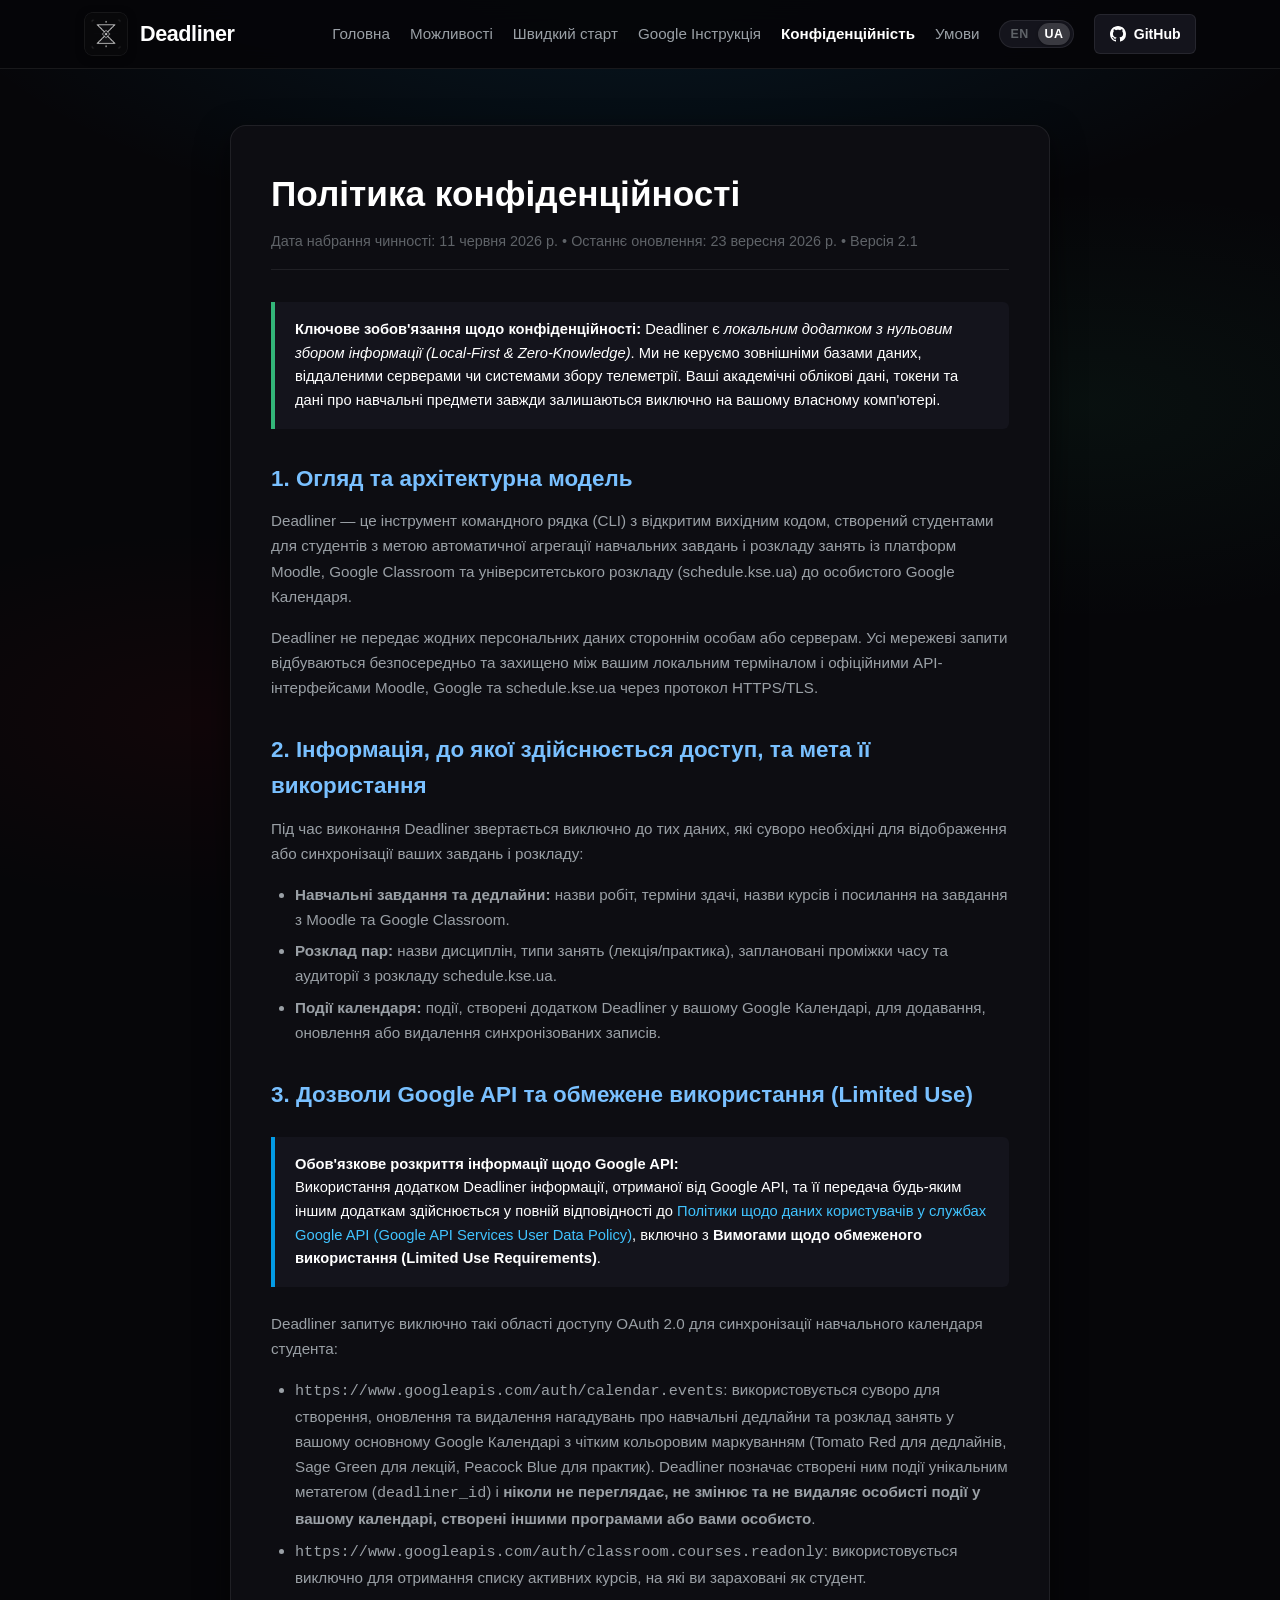
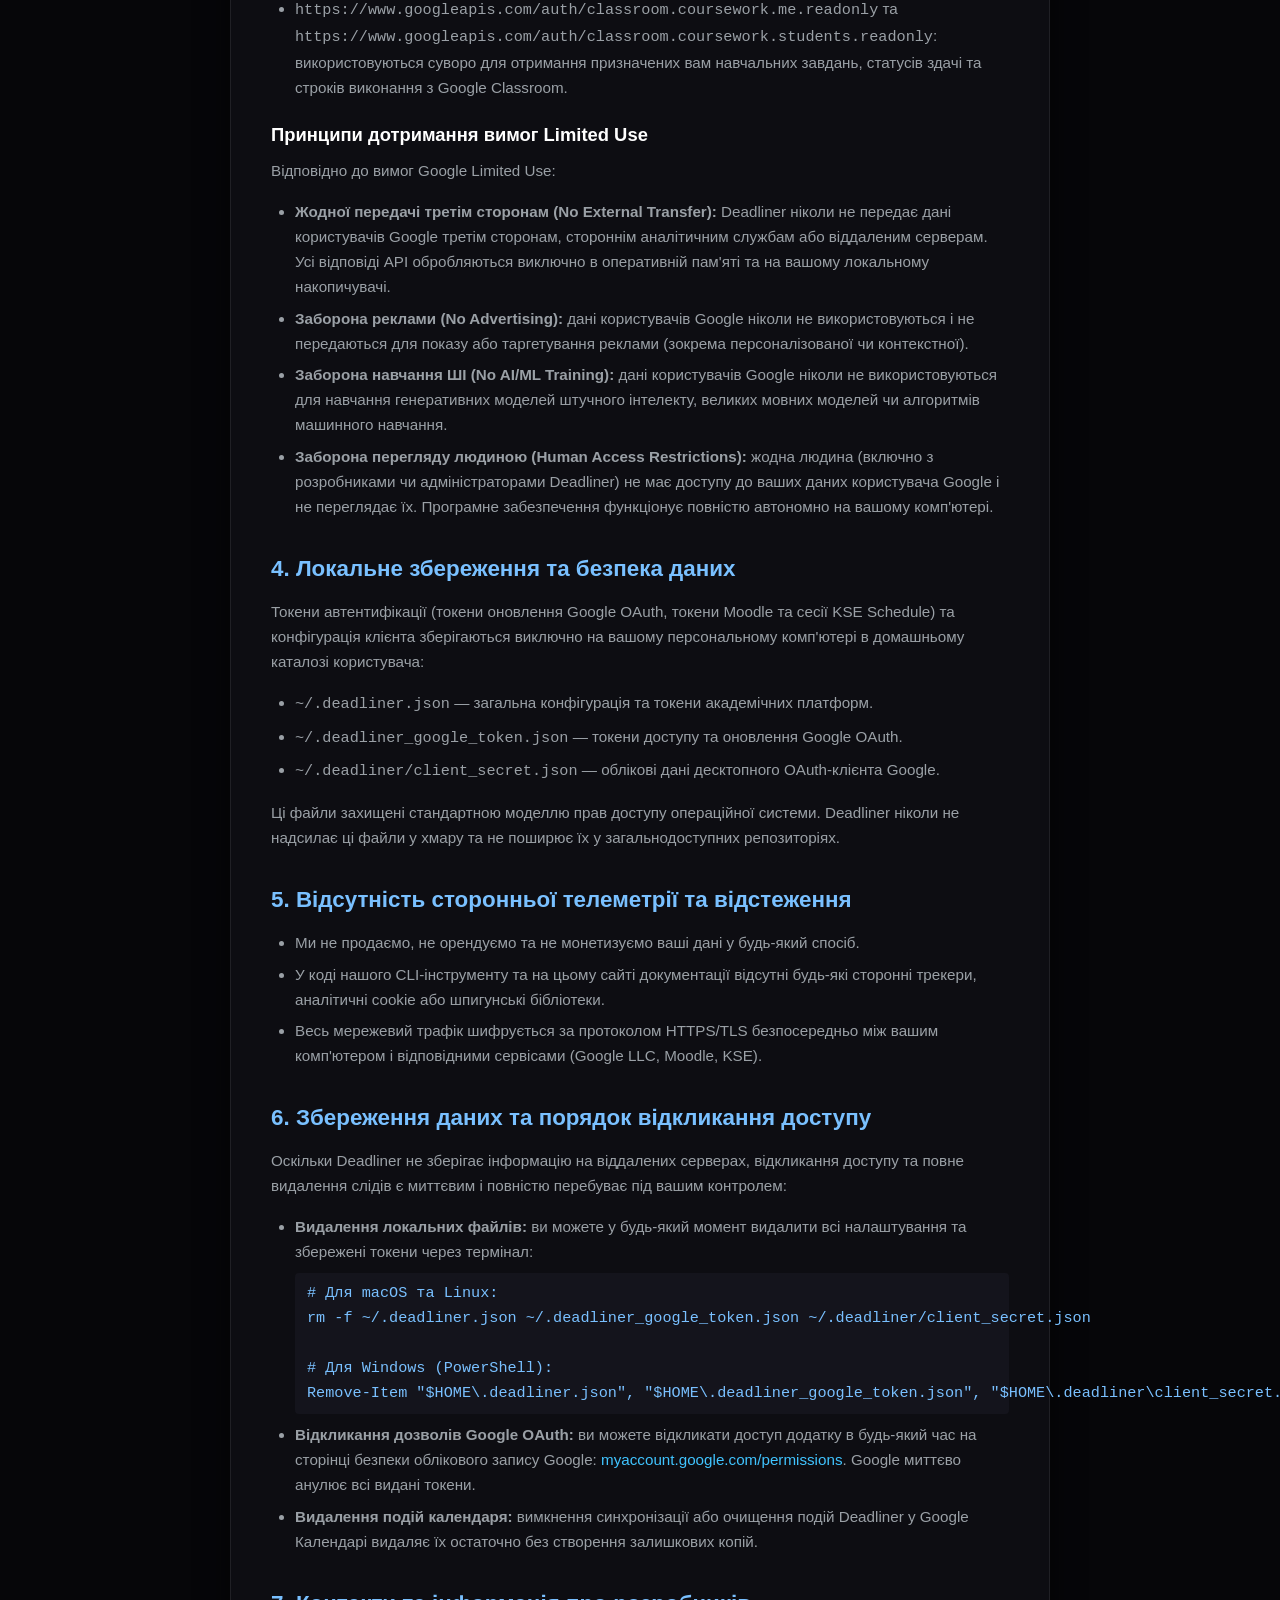
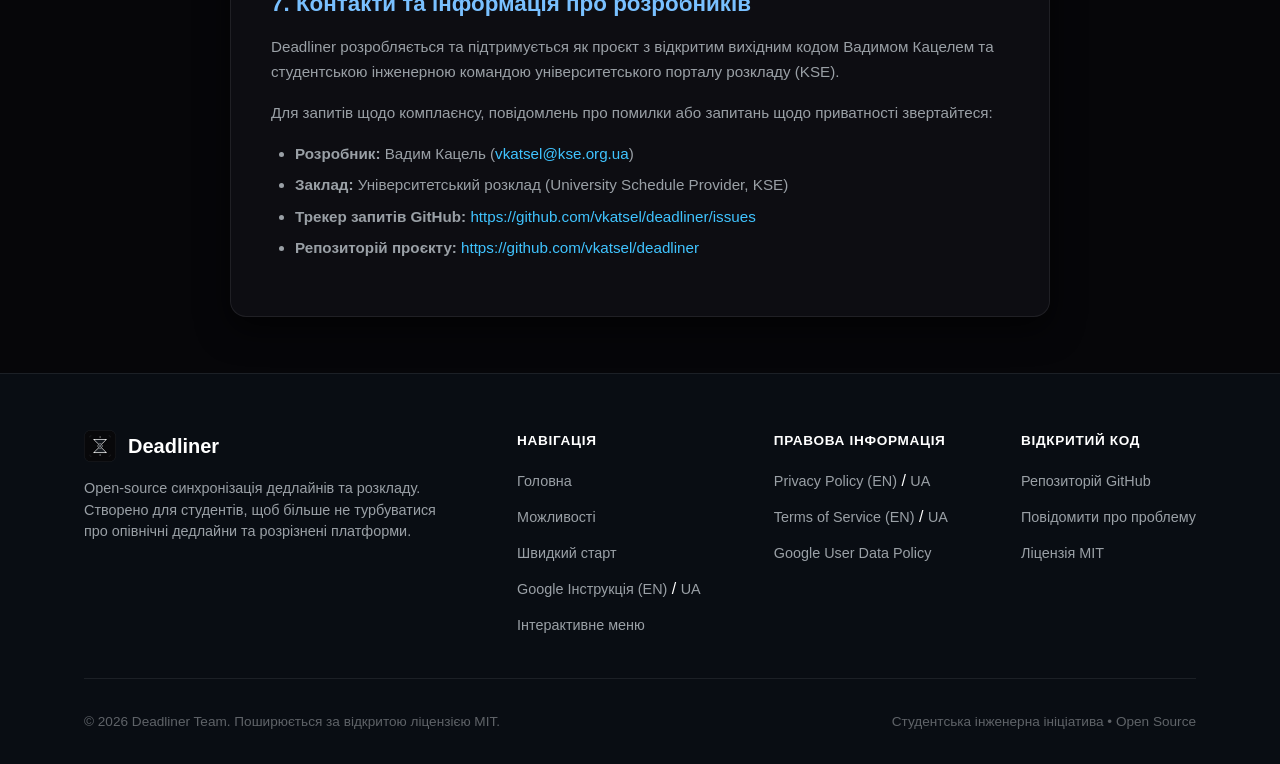
<file: docs/uk/privacy.html>
<!DOCTYPE html>
<html lang="uk">
<head>
  <meta charset="UTF-8">
  <meta name="viewport" content="width=device-width, initial-scale=1.0">
  <title>Політика конфіденційності — Deadliner</title>
  <meta name="description" content="Політика конфіденційності Deadliner: Локальна академічна синхронізація без телеметрії з повним дотриманням Google API Services User Data Policy та Limited Use Requirements.">
  <link rel="icon" type="image/png" href="../assets/logo.png">
  <link rel="stylesheet" href="../assets/style.css">
</head>
<body>

  <!-- Site Header -->
  <header class="site-header">
    <div class="container nav-wrap">
      <a href="index.html" class="brand-link" aria-label="Deadliner Головна">
        <img src="../assets/logo.png" alt="Логотип Deadliner" class="brand-logo" width="44" height="44">
        <span class="brand-title">Deadliner</span>
      </a>
      <nav class="main-nav" aria-label="Головна навігація">
        <a href="index.html" class="nav-link">Головна</a>
        <a href="index.html#features" class="nav-link">Можливості</a>
        <a href="index.html#quickstart" class="nav-link">Швидкий старт</a>
        <a href="google_setup_guide.html" class="nav-link">Google Інструкція</a>
        <a href="privacy.html" class="nav-link" style="color: var(--text-primary); font-weight: 700;">Конфіденційність</a>
        <a href="terms.html" class="nav-link">Умови</a>
        <div class="lang-switch" aria-label="Вибір мови">
          <a href="../privacy.html" class="lang-opt" title="English version">EN</a>
          <span class="lang-opt active" aria-current="page">UA</span>
        </div>
        <a href="https://github.com/vkatsel/deadliner" class="btn-github" target="_blank" rel="noopener noreferrer">
          <svg height="16" width="16" viewBox="0 0 16 16" fill="currentColor" aria-hidden="true">
            <path d="M8 0C3.58 0 0 3.58 0 8c0 3.54 2.29 6.53 5.47 7.59.4.07.55-.17.55-.38 0-.19-.01-.82-.01-1.49-2.01.37-2.53-.49-2.69-.94-.09-.23-.48-.94-.82-1.13-.28-.15-.68-.52-.01-.53.63-.01 1.08.58 1.23.82.72 1.21 1.87.87 2.33.66.07-.52.28-.87.51-1.07-1.78-.2-3.64-.89-3.64-3.95 0-.87.31-1.59.82-2.15-.08-.2-.36-1.02.08-2.12 0 0 .67-.21 2.2.82.64-.18 1.32-.27 2-.27.68 0 1.36.09 2 .27 1.53-1.04 2.2-.82 2.2-.82.44 1.1.16 1.92.08 2.12.51.56.82 1.27.82 2.15 0 3.07-1.87 3.75-3.65 3.95.29.25.54.73.54 1.48 0 1.07-.01 1.93-.01 2.2 0 .21.15.46.55.38A8.013 8.013 0 0016 8c0-4.42-3.58-8-8-8z"></path>
          </svg>
          GitHub
        </a>
      </nav>
    </div>
  </header>

  <!-- Legal Main Content -->
  <main class="container">
    <article class="legal-content-wrap">
      <h1>Політика конфіденційності</h1>
      <div class="legal-meta">
        <span>Дата набрання чинності: 11 червня 2026 р.</span> &bull; 
        <span>Останнє оновлення: 23 вересня 2026 р.</span> &bull;
        <span>Версія 2.1</span>
      </div>

      <div class="callout-box callout-green">
        <strong>Ключове зобов'язання щодо конфіденційності:</strong> Deadliner є <em>локальним додатком з нульовим збором інформації (Local-First & Zero-Knowledge)</em>. Ми не керуємо зовнішніми базами даних, віддаленими серверами чи системами збору телеметрії. Ваші академічні облікові дані, токени та дані про навчальні предмети завжди залишаються виключно на вашому власному комп'ютері.
      </div>

      <h2>1. Огляд та архітектурна модель</h2>
      <p>
        Deadliner — це інструмент командного рядка (CLI) з відкритим вихідним кодом, створений студентами для студентів з метою автоматичної агрегації навчальних завдань і розкладу занять із платформ Moodle, Google Classroom та університетського розкладу (schedule.kse.ua) до особистого Google Календаря.
      </p>
      <p>
        Deadliner не передає жодних персональних даних стороннім особам або серверам. Усі мережеві запити відбуваються безпосередньо та захищено між вашим локальним терміналом і офіційними API-інтерфейсами Moodle, Google та schedule.kse.ua через протокол HTTPS/TLS.
      </p>

      <h2>2. Інформація, до якої здійснюється доступ, та мета її використання</h2>
      <p>
        Під час виконання Deadliner звертається виключно до тих даних, які суворо необхідні для відображення або синхронізації ваших завдань і розкладу:
      </p>
      <ul>
        <li><strong>Навчальні завдання та дедлайни:</strong> назви робіт, терміни здачі, назви курсів і посилання на завдання з Moodle та Google Classroom.</li>
        <li><strong>Розклад пар:</strong> назви дисциплін, типи занять (лекція/практика), заплановані проміжки часу та аудиторії з розкладу schedule.kse.ua.</li>
        <li><strong>Події календаря:</strong> події, створені додатком Deadliner у вашому Google Календарі, для додавання, оновлення або видалення синхронізованих записів.</li>
      </ul>

      <h2>3. Дозволи Google API та обмежене використання (Limited Use)</h2>
      <div class="callout-box">
        <strong>Обов'язкове розкриття інформації щодо Google API:</strong><br>
        Використання додатком Deadliner інформації, отриманої від Google API, та її передача будь-яким іншим додаткам здійснюється у повній відповідності до 
        <a href="https://developers.google.com/terms/api-services-user-data-policy" target="_blank" rel="noopener noreferrer">Політики щодо даних користувачів у службах Google API (Google API Services User Data Policy)</a>, 
        включно з <strong>Вимогами щодо обмеженого використання (Limited Use Requirements)</strong>.
      </div>

      <p>Deadliner запитує виключно такі області доступу OAuth 2.0 для синхронізації навчального календаря студента:</p>
      <ul>
        <li><code>https://www.googleapis.com/auth/calendar.events</code>: використовується суворо для створення, оновлення та видалення нагадувань про навчальні дедлайни та розклад занять у вашому основному Google Календарі з чітким кольоровим маркуванням (Tomato Red для дедлайнів, Sage Green для лекцій, Peacock Blue для практик). Deadliner позначає створені ним події унікальним метатегом (<code>deadliner_id</code>) і <strong>ніколи не переглядає, не змінює та не видаляє особисті події у вашому календарі, створені іншими програмами або вами особисто</strong>.</li>
        <li><code>https://www.googleapis.com/auth/classroom.courses.readonly</code>: використовується виключно для отримання списку активних курсів, на які ви зараховані як студент.</li>
        <li><code>https://www.googleapis.com/auth/classroom.coursework.me.readonly</code> та <code>https://www.googleapis.com/auth/classroom.coursework.students.readonly</code>: використовуються суворо для отримання призначених вам навчальних завдань, статусів здачі та строків виконання з Google Classroom.</li>
      </ul>

      <h3>Принципи дотримання вимог Limited Use</h3>
      <p>Відповідно до вимог Google Limited Use:</p>
      <ul>
        <li><strong>Жодної передачі третім сторонам (No External Transfer):</strong> Deadliner ніколи не передає дані користувачів Google третім сторонам, стороннім аналітичним службам або віддаленим серверам. Усі відповіді API обробляються виключно в оперативній пам'яті та на вашому локальному накопичувачі.</li>
        <li><strong>Заборона реклами (No Advertising):</strong> дані користувачів Google ніколи не використовуються і не передаються для показу або таргетування реклами (зокрема персоналізованої чи контекстної).</li>
        <li><strong>Заборона навчання ШІ (No AI/ML Training):</strong> дані користувачів Google ніколи не використовуються для навчання генеративних моделей штучного інтелекту, великих мовних моделей чи алгоритмів машинного навчання.</li>
        <li><strong>Заборона перегляду людиною (Human Access Restrictions):</strong> жодна людина (включно з розробниками чи адміністраторами Deadliner) не має доступу до ваших даних користувача Google і не переглядає їх. Програмне забезпечення функціонує повністю автономно на вашому комп'ютері.</li>
      </ul>

      <h2>4. Локальне збереження та безпека даних</h2>
      <p>
        Токени автентифікації (токени оновлення Google OAuth, токени Moodle та сесії KSE Schedule) та конфігурація клієнта зберігаються виключно на вашому персональному комп'ютері в домашньому каталозі користувача:
      </p>
      <ul>
        <li><code>~/.deadliner.json</code> — загальна конфігурація та токени академічних платформ.</li>
        <li><code>~/.deadliner_google_token.json</code> — токени доступу та оновлення Google OAuth.</li>
        <li><code>~/.deadliner/client_secret.json</code> — облікові дані десктопного OAuth-клієнта Google.</li>
      </ul>
      <p>
        Ці файли захищені стандартною моделлю прав доступу операційної системи. Deadliner ніколи не надсилає ці файли у хмару та не поширює їх у загальнодоступних репозиторіях.
      </p>

      <h2>5. Відсутність сторонньої телеметрії та відстеження</h2>
      <ul>
        <li>Ми не продаємо, не орендуємо та не монетизуємо ваші дані у будь-який спосіб.</li>
        <li>У коді нашого CLI-інструменту та на цьому сайті документації відсутні будь-які сторонні трекери, аналітичні cookie або шпигунські бібліотеки.</li>
        <li>Весь мережевий трафік шифрується за протоколом HTTPS/TLS безпосередньо між вашим комп'ютером і відповідними сервісами (Google LLC, Moodle, KSE).</li>
      </ul>

      <h2>6. Збереження даних та порядок відкликання доступу</h2>
      <p>
        Оскільки Deadliner не зберігає інформацію на віддалених серверах, відкликання доступу та повне видалення слідів є миттєвим і повністю перебуває під вашим контролем:
      </p>
      <ul>
        <li><strong>Видалення локальних файлів:</strong> ви можете у будь-який момент видалити всі налаштування та збережені токени через термінал:
          <pre style="background: var(--bg-tertiary); padding: 0.5rem 0.75rem; border-radius: 4px; margin: 0.5rem 0; color: #79c0ff;"># Для macOS та Linux:
rm -f ~/.deadliner.json ~/.deadliner_google_token.json ~/.deadliner/client_secret.json

# Для Windows (PowerShell):
Remove-Item "$HOME\.deadliner.json", "$HOME\.deadliner_google_token.json", "$HOME\.deadliner\client_secret.json" -ErrorAction SilentlyContinue</pre>
        </li>
        <li><strong>Відкликання дозволів Google OAuth:</strong> ви можете відкликати доступ додатку в будь-який час на сторінці безпеки облікового запису Google: <a href="https://myaccount.google.com/permissions" target="_blank" rel="noopener noreferrer">myaccount.google.com/permissions</a>. Google миттєво анулює всі видані токени.</li>
        <li><strong>Видалення подій календаря:</strong> вимкнення синхронізації або очищення подій Deadliner у Google Календарі видаляє їх остаточно без створення залишкових копій.</li>
      </ul>

      <h2>7. Контакти та інформація про розробників</h2>
      <p>
        Deadliner розробляється та підтримується як проєкт з відкритим вихідним кодом Вадимом Кацелем та студентською інженерною командою університетського порталу розкладу (KSE).
      </p>
      <p>
        Для запитів щодо комплаєнсу, повідомлень про помилки або запитань щодо приватності звертайтеся:
      </p>
      <ul>
        <li><strong>Розробник:</strong> Вадим Кацель (<a href="mailto:vkatsel@kse.org.ua">vkatsel@kse.org.ua</a>)</li>
        <li><strong>Заклад:</strong> Університетський розклад (University Schedule Provider, KSE)</li>
        <li><strong>Трекер запитів GitHub:</strong> <a href="https://github.com/vkatsel/deadliner/issues" target="_blank" rel="noopener noreferrer">https://github.com/vkatsel/deadliner/issues</a></li>
        <li><strong>Репозиторій проєкту:</strong> <a href="https://github.com/vkatsel/deadliner" target="_blank" rel="noopener noreferrer">https://github.com/vkatsel/deadliner</a></li>
      </ul>
    </article>
  </main>

  <!-- Site Footer -->
  <footer class="site-footer">
    <div class="container">
      <div class="footer-top">
        <div class="footer-brand">
          <div class="footer-logo-row">
            <img src="../assets/logo.png" alt="Логотип Deadliner" width="32" height="32" style="border-radius: 4px;">
            <span class="footer-brand-title">Deadliner</span>
          </div>
          <p class="footer-tagline">
            Open-source синхронізація дедлайнів та розкладу. Створено для студентів, щоб більше не турбуватися про опівнічні дедлайни та розрізнені платформи.
          </p>
        </div>

        <div class="footer-nav-col">
          <h4>Навігація</h4>
          <ul>
            <li><a href="index.html">Головна</a></li>
            <li><a href="index.html#features">Можливості</a></li>
            <li><a href="index.html#quickstart">Швидкий старт</a></li>
            <li><a href="../google_setup_guide.html">Google Інструкція (EN)</a> / <a href="google_setup_guide.html">UA</a></li>
            <li><a href="index.html#menu-showcase">Інтерактивне меню</a></li>
          </ul>
        </div>

        <div class="footer-nav-col">
          <h4>Правова інформація</h4>
          <ul>
            <li><a href="../privacy.html">Privacy Policy (EN)</a> / <a href="privacy.html">UA</a></li>
            <li><a href="../terms.html">Terms of Service (EN)</a> / <a href="terms.html">UA</a></li>
            <li><a href="https://developers.google.com/terms/api-services-user-data-policy" target="_blank" rel="noopener noreferrer">Google User Data Policy</a></li>
          </ul>
        </div>

        <div class="footer-nav-col">
          <h4>Відкритий код</h4>
          <ul>
            <li><a href="https://github.com/vkatsel/deadliner" target="_blank" rel="noopener noreferrer">Репозиторій GitHub</a></li>
            <li><a href="https://github.com/vkatsel/deadliner/issues" target="_blank" rel="noopener noreferrer">Повідомити про проблему</a></li>
            <li><a href="https://github.com/vkatsel/deadliner/blob/main/LICENSE" target="_blank" rel="noopener noreferrer">Ліцензія MIT</a></li>
          </ul>
        </div>
      </div>

      <div class="footer-bottom">
        <div>&copy; 2026 Deadliner Team. Поширюється за відкритою ліцензією MIT.</div>
        <div>Студентська інженерна ініціатива &bull; Open Source</div>
      </div>
    </div>
  </footer>

</body>
</html>
</file>
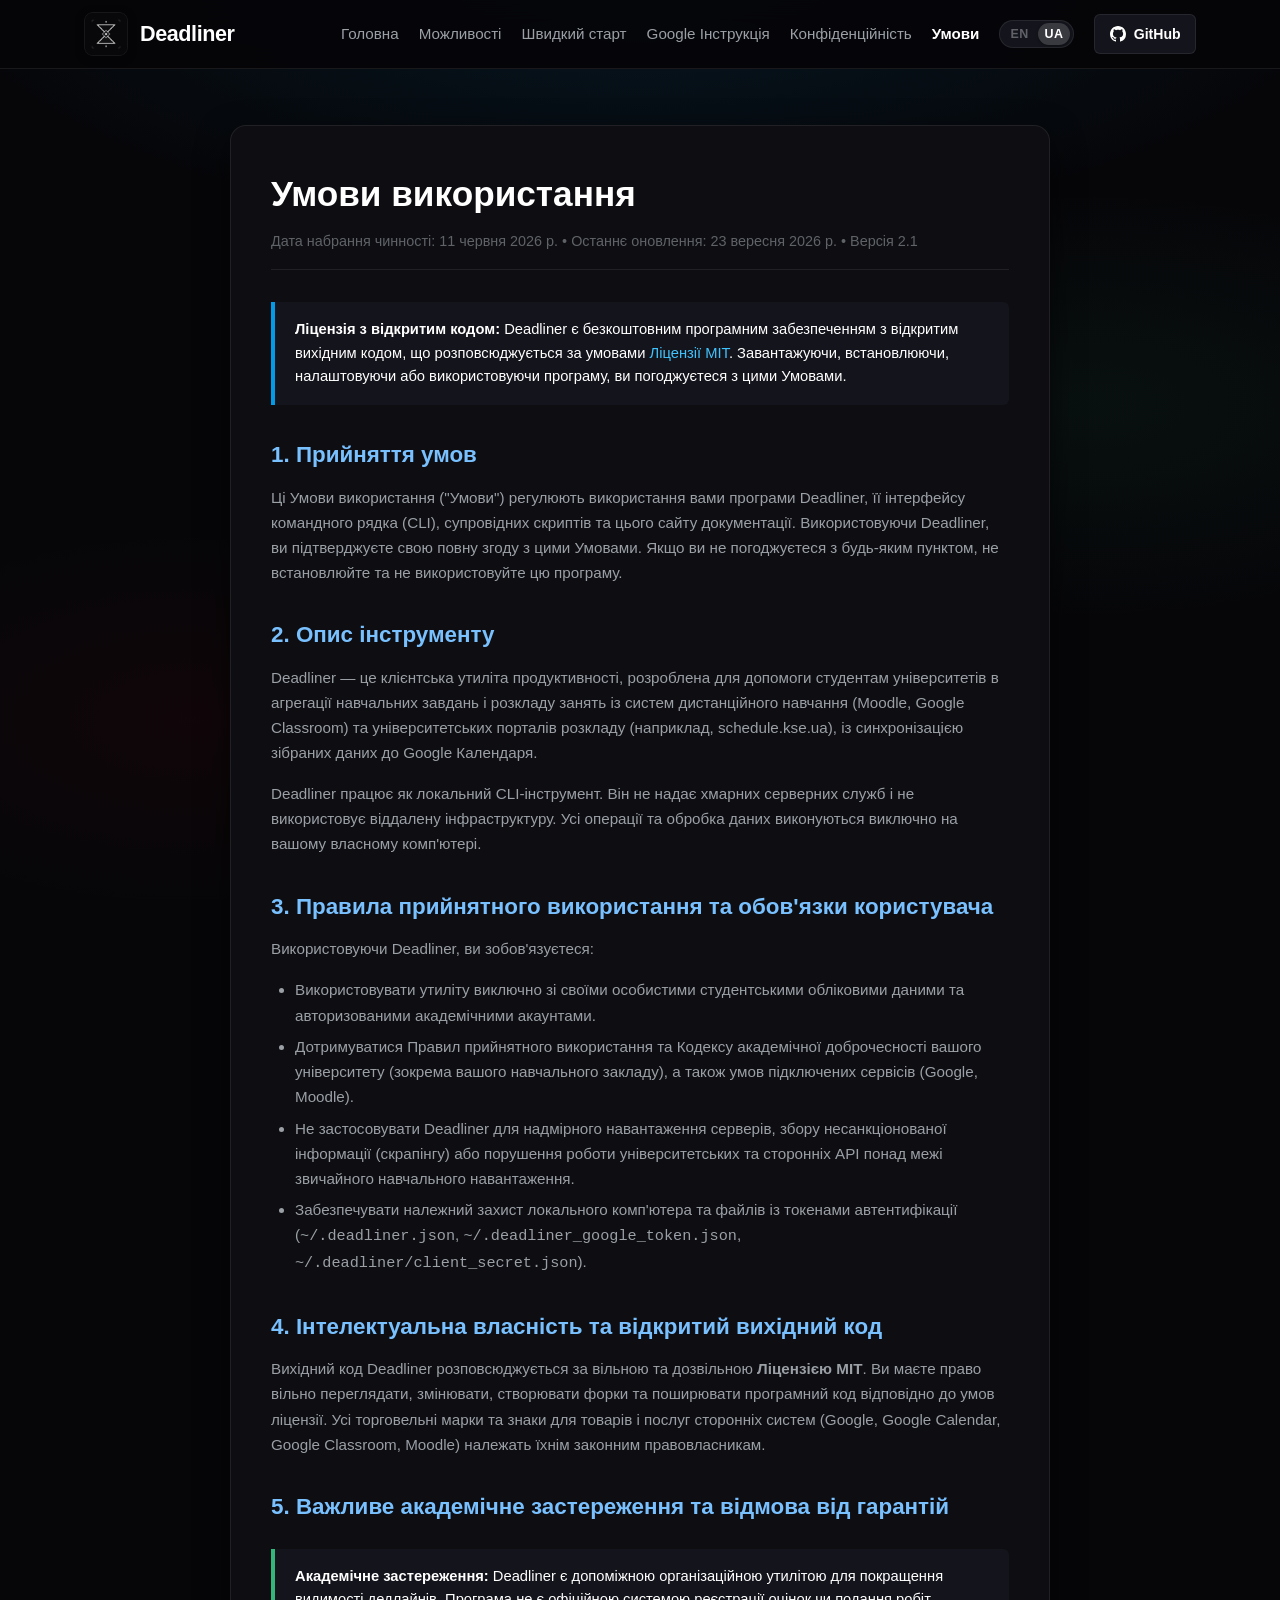
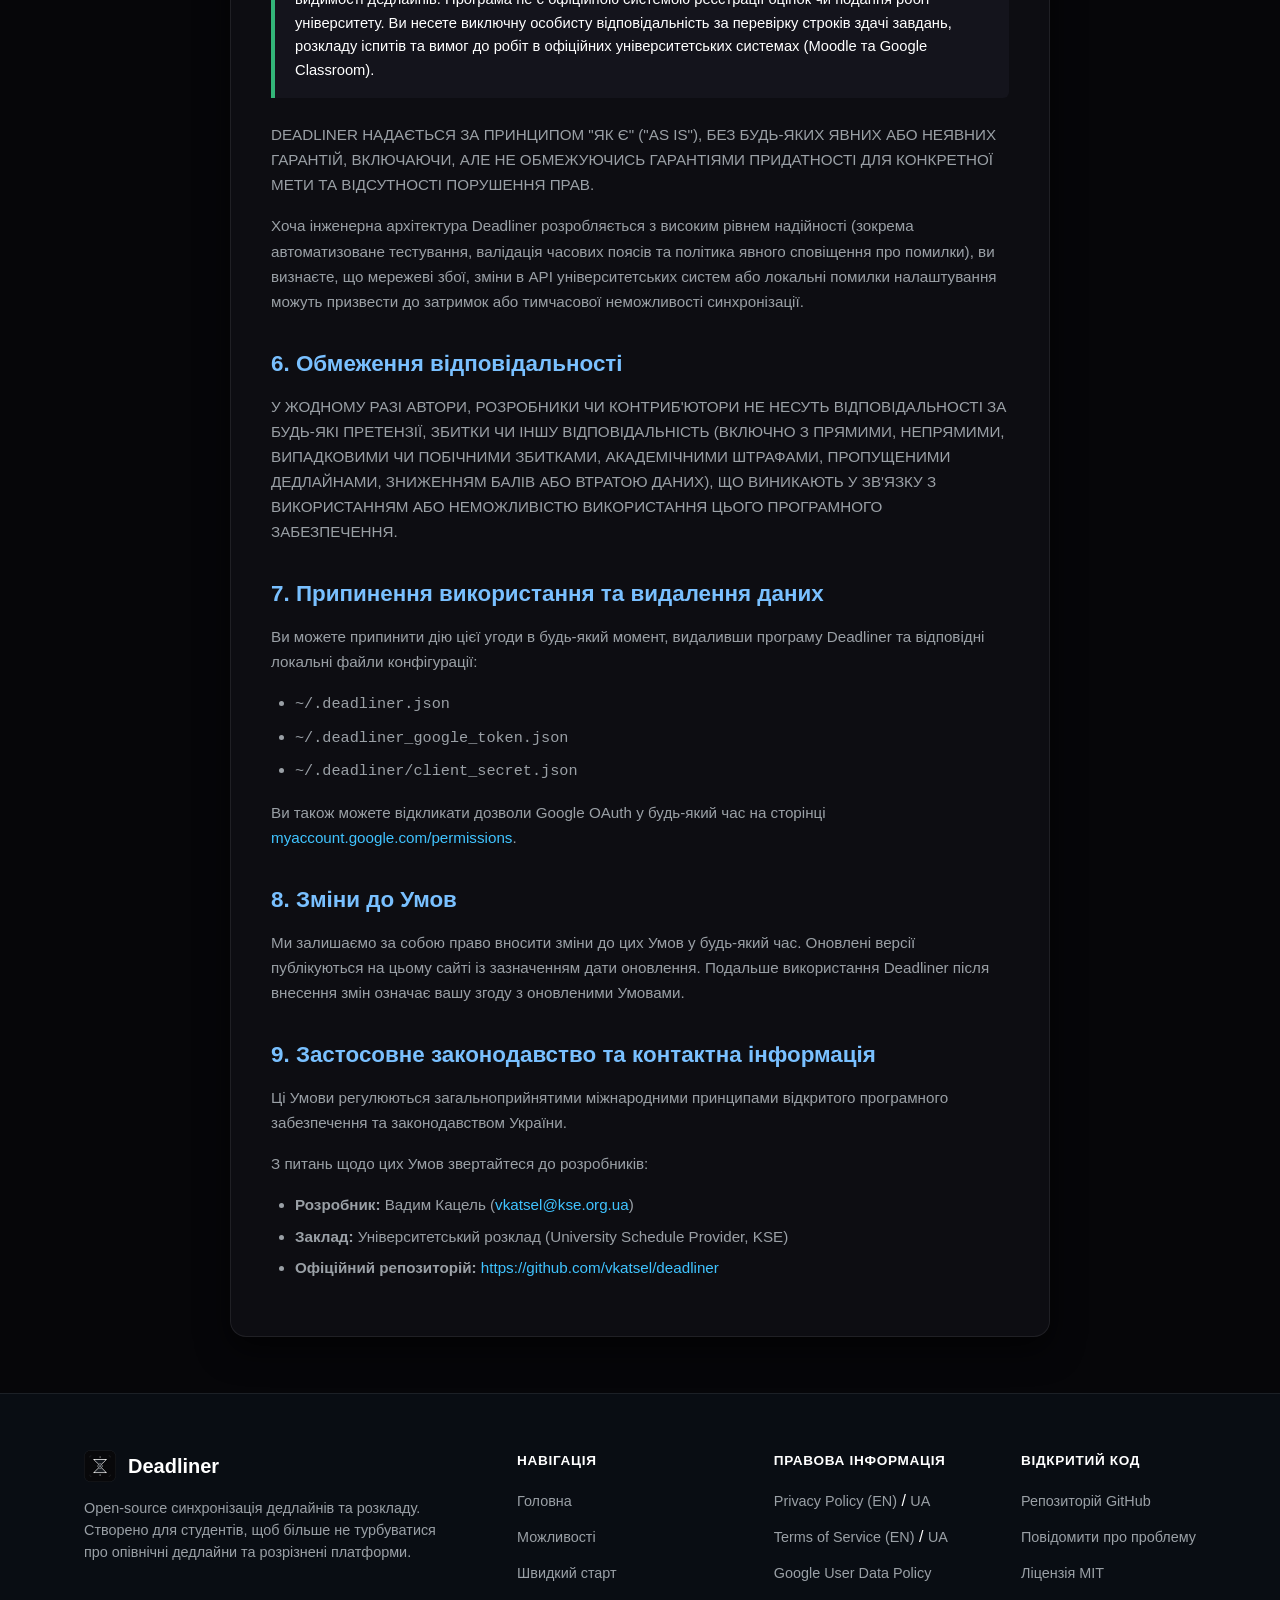
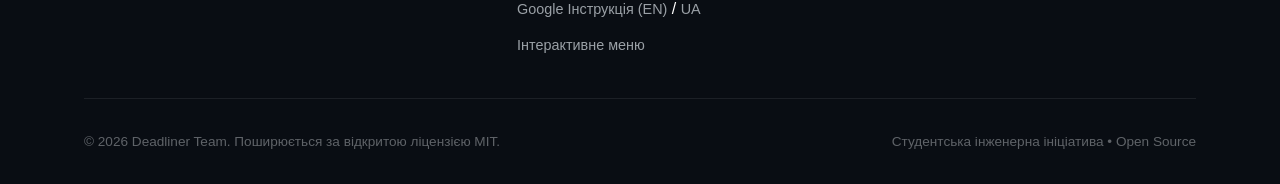
<file: docs/uk/terms.html>
<!DOCTYPE html>
<html lang="uk">
<head>
  <meta charset="UTF-8">
  <meta name="viewport" content="width=device-width, initial-scale=1.0">
  <title>Умови використання — Deadliner</title>
  <meta name="description" content="Умови використання Deadliner: Академічний агрегатор дедлайнів та утиліта синхронізації з Google Календарем.">
  <link rel="icon" type="image/png" href="../assets/logo.png">
  <link rel="stylesheet" href="../assets/style.css">
</head>
<body>

  <!-- Site Header -->
  <header class="site-header">
    <div class="container nav-wrap">
      <a href="index.html" class="brand-link" aria-label="Deadliner Головна">
        <img src="../assets/logo.png" alt="Логотип Deadliner" class="brand-logo" width="44" height="44">
        <span class="brand-title">Deadliner</span>
      </a>
      <nav class="main-nav" aria-label="Головна навігація">
        <a href="index.html" class="nav-link">Головна</a>
        <a href="index.html#features" class="nav-link">Можливості</a>
        <a href="index.html#quickstart" class="nav-link">Швидкий старт</a>
        <a href="google_setup_guide.html" class="nav-link">Google Інструкція</a>
        <a href="privacy.html" class="nav-link">Конфіденційність</a>
        <a href="terms.html" class="nav-link" style="color: var(--text-primary); font-weight: 700;">Умови</a>
        <div class="lang-switch" aria-label="Вибір мови">
          <a href="../terms.html" class="lang-opt" title="English version">EN</a>
          <span class="lang-opt active" aria-current="page">UA</span>
        </div>
        <a href="https://github.com/vkatsel/deadliner" class="btn-github" target="_blank" rel="noopener noreferrer">
          <svg height="16" width="16" viewBox="0 0 16 16" fill="currentColor" aria-hidden="true">
            <path d="M8 0C3.58 0 0 3.58 0 8c0 3.54 2.29 6.53 5.47 7.59.4.07.55-.17.55-.38 0-.19-.01-.82-.01-1.49-2.01.37-2.53-.49-2.69-.94-.09-.23-.48-.94-.82-1.13-.28-.15-.68-.52-.01-.53.63-.01 1.08.58 1.23.82.72 1.21 1.87.87 2.33.66.07-.52.28-.87.51-1.07-1.78-.2-3.64-.89-3.64-3.95 0-.87.31-1.59.82-2.15-.08-.2-.36-1.02.08-2.12 0 0 .67-.21 2.2.82.64-.18 1.32-.27 2-.27.68 0 1.36.09 2 .27 1.53-1.04 2.2-.82 2.2-.82.44 1.1.16 1.92.08 2.12.51.56.82 1.27.82 2.15 0 3.07-1.87 3.75-3.65 3.95.29.25.54.73.54 1.48 0 1.07-.01 1.93-.01 2.2 0 .21.15.46.55.38A8.013 8.013 0 0016 8c0-4.42-3.58-8-8-8z"></path>
          </svg>
          GitHub
        </a>
      </nav>
    </div>
  </header>

  <!-- Terms Main Content -->
  <main class="container">
    <article class="legal-content-wrap">
      <h1>Умови використання</h1>
      <div class="legal-meta">
        <span>Дата набрання чинності: 11 червня 2026 р.</span> &bull; 
        <span>Останнє оновлення: 23 вересня 2026 р.</span> &bull;
        <span>Версія 2.1</span>
      </div>

      <div class="callout-box">
        <strong>Ліцензія з відкритим кодом:</strong> Deadliner є безкоштовним програмним забезпеченням з відкритим вихідним кодом, що розповсюджується за умовами 
        <a href="https://github.com/vkatsel/deadliner/blob/main/LICENSE" target="_blank" rel="noopener noreferrer">Ліцензії MIT</a>.
        Завантажуючи, встановлюючи, налаштовуючи або використовуючи програму, ви погоджуєтеся з цими Умовами.
      </div>

      <h2>1. Прийняття умов</h2>
      <p>
        Ці Умови використання ("Умови") регулюють використання вами програми Deadliner, її інтерфейсу командного рядка (CLI), супровідних скриптів та цього сайту документації. Використовуючи Deadliner, ви підтверджуєте свою повну згоду з цими Умовами. Якщо ви не погоджуєтеся з будь-яким пунктом, не встановлюйте та не використовуйте цю програму.
      </p>

      <h2>2. Опис інструменту</h2>
      <p>
        Deadliner — це клієнтська утиліта продуктивності, розроблена для допомоги студентам університетів в агрегації навчальних завдань і розкладу занять із систем дистанційного навчання (Moodle, Google Classroom) та університетських порталів розкладу (наприклад, schedule.kse.ua), із синхронізацією зібраних даних до Google Календаря.
      </p>
      <p>
        Deadliner працює як локальний CLI-інструмент. Він не надає хмарних серверних служб і не використовує віддалену інфраструктуру. Усі операції та обробка даних виконуються виключно на вашому власному комп'ютері.
      </p>

      <h2>3. Правила прийнятного використання та обов'язки користувача</h2>
      <p>Використовуючи Deadliner, ви зобов'язуєтеся:</p>
      <ul>
        <li>Використовувати утиліту виключно зі своїми особистими студентськими обліковими даними та авторизованими академічними акаунтами.</li>
        <li>Дотримуватися Правил прийнятного використання та Кодексу академічної доброчесності вашого університету (зокрема вашого навчального закладу), а також умов підключених сервісів (Google, Moodle).</li>
        <li>Не застосовувати Deadliner для надмірного навантаження серверів, збору несанкціонованої інформації (скрапінгу) або порушення роботи університетських та сторонніх API понад межі звичайного навчального навантаження.</li>
        <li>Забезпечувати належний захист локального комп'ютера та файлів із токенами автентифікації (<code>~/.deadliner.json</code>, <code>~/.deadliner_google_token.json</code>, <code>~/.deadliner/client_secret.json</code>).</li>
      </ul>

      <h2>4. Інтелектуальна власність та відкритий вихідний код</h2>
      <p>
        Вихідний код Deadliner розповсюджується за вільною та дозвільною <strong>Ліцензією MIT</strong>. Ви маєте право вільно переглядати, змінювати, створювати форки та поширювати програмний код відповідно до умов ліцензії. Усі торговельні марки та знаки для товарів і послуг сторонніх систем (Google, Google Calendar, Google Classroom, Moodle) належать їхнім законним правовласникам.
      </p>

      <h2>5. Важливе академічне застереження та відмова від гарантій</h2>
      <div class="callout-box callout-green">
        <strong>Академічне застереження:</strong> Deadliner є допоміжною організаційною утилітою для покращення видимості дедлайнів. Програма не є офіційною системою реєстрації оцінок чи подання робіт університету. Ви несете виключну особисту відповідальність за перевірку строків здачі завдань, розкладу іспитів та вимог до робіт в офіційних університетських системах (Moodle та Google Classroom).
      </div>
      <p>
        DEADLINER НАДАЄТЬСЯ ЗА ПРИНЦИПОМ "ЯК Є" ("AS IS"), БЕЗ БУДЬ-ЯКИХ ЯВНИХ АБО НЕЯВНИХ ГАРАНТІЙ, ВКЛЮЧАЮЧИ, АЛЕ НЕ ОБМЕЖУЮЧИСЬ ГАРАНТІЯМИ ПРИДАТНОСТІ ДЛЯ КОНКРЕТНОЇ МЕТИ ТА ВІДСУТНОСТІ ПОРУШЕННЯ ПРАВ.
      </p>
      <p>
        Хоча інженерна архітектура Deadliner розробляється з високим рівнем надійності (зокрема автоматизоване тестування, валідація часових поясів та політика явного сповіщення про помилки), ви визнаєте, що мережеві збої, зміни в API університетських систем або локальні помилки налаштування можуть призвести до затримок або тимчасової неможливості синхронізації.
      </p>

      <h2>6. Обмеження відповідальності</h2>
      <p>
        У ЖОДНОМУ РАЗІ АВТОРИ, РОЗРОБНИКИ ЧИ КОНТРИБ'ЮТОРИ НЕ НЕСУТЬ ВІДПОВІДАЛЬНОСТІ ЗА БУДЬ-ЯКІ ПРЕТЕНЗІЇ, ЗБИТКИ ЧИ ІНШУ ВІДПОВІДАЛЬНІСТЬ (ВКЛЮЧНО З ПРЯМИМИ, НЕПРЯМИМИ, ВИПАДКОВИМИ ЧИ ПОБІЧНИМИ ЗБИТКАМИ, АКАДЕМІЧНИМИ ШТРАФАМИ, ПРОПУЩЕНИМИ ДЕДЛАЙНАМИ, ЗНИЖЕННЯМ БАЛІВ АБО ВТРАТОЮ ДАНИХ), ЩО ВИНИКАЮТЬ У ЗВ'ЯЗКУ З ВИКОРИСТАННЯМ АБО НЕМОЖЛИВІСТЮ ВИКОРИСТАННЯ ЦЬОГО ПРОГРАМНОГО ЗАБЕЗПЕЧЕННЯ.
      </p>

      <h2>7. Припинення використання та видалення даних</h2>
      <p>
        Ви можете припинити дію цієї угоди в будь-який момент, видаливши програму Deadliner та відповідні локальні файли конфігурації:
      </p>
      <ul>
        <li><code>~/.deadliner.json</code></li>
        <li><code>~/.deadliner_google_token.json</code></li>
        <li><code>~/.deadliner/client_secret.json</code></li>
      </ul>
      <p>
        Ви також можете відкликати дозволи Google OAuth у будь-який час на сторінці <a href="https://myaccount.google.com/permissions" target="_blank" rel="noopener noreferrer">myaccount.google.com/permissions</a>.
      </p>

      <h2>8. Зміни до Умов</h2>
      <p>
        Ми залишаємо за собою право вносити зміни до цих Умов у будь-який час. Оновлені версії публікуються на цьому сайті із зазначенням дати оновлення. Подальше використання Deadliner після внесення змін означає вашу згоду з оновленими Умовами.
      </p>

      <h2>9. Застосовне законодавство та контактна інформація</h2>
      <p>
        Ці Умови регулюються загальноприйнятими міжнародними принципами відкритого програмного забезпечення та законодавством України.
      </p>
      <p>
        З питань щодо цих Умов звертайтеся до розробників:
      </p>
      <ul>
        <li><strong>Розробник:</strong> Вадим Кацель (<a href="mailto:vkatsel@kse.org.ua">vkatsel@kse.org.ua</a>)</li>
        <li><strong>Заклад:</strong> Університетський розклад (University Schedule Provider, KSE)</li>
        <li><strong>Офіційний репозиторій:</strong> <a href="https://github.com/vkatsel/deadliner" target="_blank" rel="noopener noreferrer">https://github.com/vkatsel/deadliner</a></li>
      </ul>
    </article>
  </main>

  <!-- Site Footer -->
  <footer class="site-footer">
    <div class="container">
      <div class="footer-top">
        <div class="footer-brand">
          <div class="footer-logo-row">
            <img src="../assets/logo.png" alt="Логотип Deadliner" width="32" height="32" style="border-radius: 4px;">
            <span class="footer-brand-title">Deadliner</span>
          </div>
          <p class="footer-tagline">
            Open-source синхронізація дедлайнів та розкладу. Створено для студентів, щоб більше не турбуватися про опівнічні дедлайни та розрізнені платформи.
          </p>
        </div>

        <div class="footer-nav-col">
          <h4>Навігація</h4>
          <ul>
            <li><a href="index.html">Головна</a></li>
            <li><a href="index.html#features">Можливості</a></li>
            <li><a href="index.html#quickstart">Швидкий старт</a></li>
            <li><a href="../google_setup_guide.html">Google Інструкція (EN)</a> / <a href="google_setup_guide.html">UA</a></li>
            <li><a href="index.html#menu-showcase">Інтерактивне меню</a></li>
          </ul>
        </div>

        <div class="footer-nav-col">
          <h4>Правова інформація</h4>
          <ul>
            <li><a href="../privacy.html">Privacy Policy (EN)</a> / <a href="privacy.html">UA</a></li>
            <li><a href="../terms.html">Terms of Service (EN)</a> / <a href="terms.html">UA</a></li>
            <li><a href="https://developers.google.com/terms/api-services-user-data-policy" target="_blank" rel="noopener noreferrer">Google User Data Policy</a></li>
          </ul>
        </div>

        <div class="footer-nav-col">
          <h4>Відкритий код</h4>
          <ul>
            <li><a href="https://github.com/vkatsel/deadliner" target="_blank" rel="noopener noreferrer">Репозиторій GitHub</a></li>
            <li><a href="https://github.com/vkatsel/deadliner/issues" target="_blank" rel="noopener noreferrer">Повідомити про проблему</a></li>
            <li><a href="https://github.com/vkatsel/deadliner/blob/main/LICENSE" target="_blank" rel="noopener noreferrer">Ліцензія MIT</a></li>
          </ul>
        </div>
      </div>

      <div class="footer-bottom">
        <div>&copy; 2026 Deadliner Team. Поширюється за відкритою ліцензією MIT.</div>
        <div>Студентська інженерна ініціатива &bull; Open Source</div>
      </div>
    </div>
  </footer>

</body>
</html>
</file>
<file: docs/assets/style.css>
:root {
  --bg-primary: #050508;
  --bg-secondary: #0d0d12;
  --bg-tertiary: #14141c;
  --border-color: rgba(255, 255, 255, 0.08);
  --border-focus: rgba(255, 255, 255, 0.35);
  --text-primary: #ffffff;
  --text-secondary: #9aa0a6;
  --text-muted: #5f6368;

  --color-tomato: #d50000;
  --color-tomato-light: #ff5252;
  --color-tomato-bg: rgba(213, 0, 0, 0.12);

  --color-sage: #33b679;
  --color-sage-light: #57d296;
  --color-sage-bg: rgba(51, 182, 121, 0.12);

  --color-peacock: #039be5;
  --color-peacock-light: #40c4ff;
  --color-peacock-bg: rgba(3, 155, 229, 0.12);

  --color-warning: #e3b341;
  --color-warning-bg: rgba(227, 179, 65, 0.12);

  --radius-sm: 6px;
  --radius-md: 10px;
  --radius-lg: 16px;
  --transition: all 0.2s cubic-bezier(0.16, 1, 0.3, 1);
  --shadow: 0 12px 32px rgba(0, 0, 0, 0.6);
  --font-sans: -apple-system, BlinkMacSystemFont, "Segoe UI", "Noto Sans", Roboto, Helvetica, Arial, sans-serif;
  --font-mono: ui-monospace, SFMono-Regular, "SF Mono", Menlo, Consolas, "Liberation Mono", monospace;
}

*, *::before, *::after {
  box-sizing: border-box;
  margin: 0;
  padding: 0;
}

html {
  scroll-behavior: smooth;
  color-scheme: dark;
}

body {
  background-color: #060609;
  background-image: 
    radial-gradient(ellipse 80% 45% at 50% -5%, rgba(3, 155, 229, 0.12), transparent 70%),
    radial-gradient(ellipse 60% 40% at 85% 45%, rgba(51, 182, 121, 0.06), transparent 60%),
    radial-gradient(ellipse 50% 35% at 15% 80%, rgba(213, 0, 0, 0.05), transparent 60%);
  background-attachment: fixed;
  color: var(--text-primary);
  font-family: var(--font-sans);
  line-height: 1.6;
  -webkit-font-smoothing: antialiased;
  -moz-osx-font-smoothing: grayscale;
  min-height: 100vh;
  display: flex;
  flex-direction: column;
}

a {
  color: var(--color-peacock-light);
  text-decoration: none;
  transition: var(--transition);
}

a:hover {
  text-decoration: underline;
  color: #80d8ff;
}

code, pre {
  font-family: var(--font-mono);
}

.container {
  max-width: 1160px;
  margin: 0 auto;
  padding: 0 1.5rem;
  width: 100%;
}

header.site-header {
  position: sticky;
  top: 0;
  z-index: 100;
  background-color: rgba(6, 6, 9, 0.95);
  backdrop-filter: blur(12px);
  border-bottom: 1px solid var(--border-color);
}

.nav-wrap {
  display: flex;
  align-items: center;
  justify-content: space-between;
  min-height: 68px;
  gap: 1rem;
}

.brand-link {
  display: flex;
  align-items: center;
  gap: 0.75rem;
  text-decoration: none;
  color: var(--text-primary);
  flex-shrink: 0;
}

.brand-logo {
  width: 44px;
  height: 44px;
  border-radius: var(--radius-sm);
  object-fit: contain;
  box-shadow: 0 2px 8px rgba(0, 0, 0, 0.3);
}

.brand-title {
  font-size: 1.35rem;
  font-weight: 700;
  letter-spacing: -0.02em;
}

.brand-badge {
  font-size: 0.7rem;
  font-weight: 600;
  text-transform: uppercase;
  background: var(--color-sage-bg);
  color: var(--color-sage-light);
  border: 1px solid rgba(51, 182, 121, 0.3);
  padding: 2px 6px;
  border-radius: 999px;
}

nav.main-nav {
  display: flex;
  align-items: center;
  gap: 1.25rem;
}

.nav-link {
  color: var(--text-secondary);
  font-weight: 500;
  font-size: 0.95rem;
}

.nav-link:hover {
  color: var(--text-primary);
  text-decoration: none;
}

.nav-actions {
  display: flex;
  align-items: center;
  gap: 0.75rem;
  flex-shrink: 0;
}

.btn-github {
  display: inline-flex;
  align-items: center;
  gap: 0.5rem;
  background-color: var(--bg-tertiary);
  border: 1px solid var(--border-color);
  color: var(--text-primary);
  padding: 0.5rem 0.9rem;
  border-radius: var(--radius-sm);
  font-size: 0.88rem;
  font-weight: 600;
  transition: var(--transition);
}

.btn-github:hover {
  background-color: #30363d;
  border-color: #8b949e;
  text-decoration: none;
}

.nav-mobile-toggle {
  display: none;
  background: var(--bg-tertiary);
  border: 1px solid var(--border-color);
  color: var(--text-primary);
  width: 38px;
  height: 38px;
  border-radius: var(--radius-sm);
  padding: 8px 7px;
  cursor: pointer;
  flex-direction: column;
  justify-content: space-around;
  align-items: center;
  transition: var(--transition);
}

.nav-mobile-toggle span {
  display: block;
  width: 20px;
  height: 2px;
  background-color: var(--text-primary);
  border-radius: 2px;
  transition: transform 0.2s ease, opacity 0.2s ease;
}

.nav-mobile-toggle.active span:nth-child(1) {
  transform: translateY(7px) rotate(45deg);
}
.nav-mobile-toggle.active span:nth-child(2) {
  opacity: 0;
}
.nav-mobile-toggle.active span:nth-child(3) {
  transform: translateY(-7px) rotate(-45deg);
}

.nav-mobile-only {
  display: none;
}

/* Hero Section */
section.hero-section {
  padding: 5rem 0 3.5rem;
  position: relative;
  overflow: hidden;
}

.hero-content {
  text-align: center;
  max-width: 860px;
  margin: 0 auto;
}

.hero-pill {
  display: inline-flex;
  align-items: center;
  gap: 0.6rem;
  padding: 0.35rem 0.85rem;
  border-radius: var(--radius-sm);
  background: rgba(255, 255, 255, 0.03);
  border: 1px solid rgba(255, 255, 255, 0.1);
  font-size: 0.8rem;
  font-weight: 500;
  letter-spacing: 0.02em;
  color: var(--text-secondary);
  margin-bottom: 1.5rem;
}

.hero-pill .dot {
  width: 7px;
  height: 7px;
  border-radius: 50%;
  background-color: var(--color-sage);
  box-shadow: 0 0 6px var(--color-sage);
}

.hero-title {
  font-size: clamp(2.2rem, 5vw, 3.4rem);
  font-weight: 800;
  line-height: 1.15;
  letter-spacing: -0.03em;
  margin-bottom: 1.25rem;
}

.hero-title .gradient-text {
  background: linear-gradient(135deg, #ffffff 15%, #9aa0a6 45%, #ffffff 75%, #039be5 95%);
  background-size: 250% auto;
  -webkit-background-clip: text;
  -webkit-text-fill-color: transparent;
  animation: textShimmer 9s cubic-bezier(0.16, 1, 0.3, 1) infinite alternate;
}

@keyframes textShimmer {
  0% { background-position: 0% 50%; }
  100% { background-position: 100% 50%; }
}

.hero-subtitle {
  font-size: clamp(1.05rem, 2.5vw, 1.25rem);
  color: var(--text-secondary);
  max-width: 720px;
  margin: 0 auto 2rem;
  line-height: 1.55;
}

.hero-actions {
  display: flex;
  gap: 1rem;
  justify-content: center;
  align-items: center;
  flex-wrap: wrap;
  margin-bottom: 3.5rem;
}

.btn-primary {
  display: inline-flex;
  align-items: center;
  gap: 0.5rem;
  background: linear-gradient(180deg, #1f6feb 0%, #039be5 100%);
  color: #ffffff;
  padding: 0.85rem 1.6rem;
  border-radius: var(--radius-sm);
  font-size: 1rem;
  font-weight: 600;
  box-shadow: 0 4px 14px rgba(3, 155, 229, 0.4);
  transition: var(--transition);
}

.btn-primary:hover {
  filter: brightness(1.15);
  box-shadow: 0 6px 20px rgba(3, 155, 229, 0.55);
  text-decoration: none;
  color: #ffffff;
}

.btn-secondary {
  display: inline-flex;
  align-items: center;
  gap: 0.5rem;
  background: var(--bg-secondary);
  border: 1px solid var(--border-color);
  color: var(--text-primary);
  padding: 0.85rem 1.6rem;
  border-radius: var(--radius-sm);
  font-size: 1rem;
  font-weight: 600;
  transition: var(--transition);
}

.btn-secondary:hover {
  background: var(--bg-tertiary);
  border-color: #8b949e;
  text-decoration: none;
}

/* Hero Live Preview Card */
.hero-preview {
  background: #0d0d14;
  border: 1px solid var(--border-color);
  border-radius: var(--radius-lg);
  box-shadow: 0 12px 36px rgba(0, 0, 0, 0.6);
  overflow: hidden;
  max-width: 900px;
  margin: 0 auto;
  position: relative;
  z-index: 2;
}

.preview-topbar {
  display: flex;
  align-items: center;
  justify-content: space-between;
  padding: 0.75rem 1.25rem;
  background: var(--bg-tertiary);
  border-bottom: 1px solid var(--border-color);
}

.window-dots {
  display: flex;
  gap: 6px;
}

.window-dot {
  width: 11px;
  height: 11px;
  border-radius: 50%;
}

.dot-red { background: #ff5f56; }
.dot-yellow { background: #ffbd2e; }
.dot-green { background: #27c93f; }

.preview-title {
  font-size: 0.85rem;
  font-family: var(--font-mono);
  color: var(--text-secondary);
}

.calendar-mockup {
  padding: 1.5rem;
  display: flex;
  flex-direction: column;
  gap: 1rem;
}

.calendar-row {
  display: grid;
  grid-template-columns: 140px 1fr;
  align-items: center;
  gap: 1rem;
  padding: 0.85rem 1rem;
  border-radius: var(--radius-md);
  background: var(--bg-primary);
  border: 1px solid var(--border-color);
  transition: var(--transition);
}

.calendar-row:hover {
  transform: translateX(4px);
}

.calendar-time {
  font-family: var(--font-mono);
  font-size: 0.85rem;
  color: var(--text-secondary);
}

.calendar-event {
  display: flex;
  align-items: center;
  justify-content: space-between;
  gap: 0.75rem;
  flex-wrap: wrap;
}

.event-details {
  display: flex;
  align-items: center;
  gap: 0.65rem;
}

.event-indicator {
  width: 10px;
  height: 10px;
  border-radius: 50%;
  flex-shrink: 0;
}

.indicator-tomato {
  background-color: var(--color-tomato);
  box-shadow: 0 0 10px var(--color-tomato);
}

.indicator-sage {
  background-color: var(--color-sage);
  box-shadow: 0 0 10px var(--color-sage);
}

.indicator-peacock {
  background-color: var(--color-peacock);
  box-shadow: 0 0 10px var(--color-peacock);
}

.event-title {
  font-weight: 600;
  font-size: 0.95rem;
}

.badge-tag {
  font-size: 0.75rem;
  font-weight: 600;
  padding: 2px 8px;
  border-radius: var(--radius-sm);
  text-transform: uppercase;
}

.badge-tomato {
  background: var(--color-tomato-bg);
  color: var(--color-tomato-light);
  border: 1px solid rgba(213, 0, 0, 0.3);
}

.badge-sage {
  background: var(--color-sage-bg);
  color: var(--color-sage-light);
  border: 1px solid rgba(51, 182, 121, 0.3);
}

.badge-peacock {
  background: var(--color-peacock-bg);
  color: var(--color-peacock-light);
  border: 1px solid rgba(3, 155, 229, 0.3);
}

.badge-warning {
  background: var(--color-warning-bg);
  color: var(--color-warning);
  border: 1px solid rgba(227, 179, 65, 0.3);
}

/* Features Section */
section.features-section {
  padding: 5rem 0;
  border-top: 1px solid var(--border-color);
}

.section-header {
  text-align: center;
  max-width: 760px;
  margin: 0 auto 3.5rem;
}

.section-subtitle-badge {
  text-transform: uppercase;
  font-size: 0.8rem;
  letter-spacing: 0.1em;
  font-weight: 700;
  color: var(--color-peacock-light);
  margin-bottom: 0.75rem;
  display: inline-block;
}

.section-title {
  font-size: clamp(1.8rem, 3.5vw, 2.5rem);
  font-weight: 800;
  letter-spacing: -0.02em;
  margin-bottom: 1rem;
}

.section-description {
  color: var(--text-secondary);
  font-size: 1.05rem;
}

.features-grid {
  display: grid;
  grid-template-columns: repeat(auto-fit, minmax(min(100%, 300px), 1fr));
  gap: 1.5rem;
}

.feature-card {
  background: #0d0d14;
  border: 1px solid rgba(255, 255, 255, 0.08);
  border-radius: var(--radius-md);
  padding: 1.75rem;
  position: relative;
  z-index: 2;
  transition: var(--transition);
  display: flex;
  flex-direction: column;
  box-shadow: 0 4px 24px rgba(0, 0, 0, 0.45);
}

.feature-card:hover {
  transform: translateY(-3px);
  border-color: rgba(255, 255, 255, 0.25);
  box-shadow: 0 16px 32px rgba(0, 0, 0, 0.6), 0 0 0 1px rgba(255, 255, 255, 0.08);
}

.feature-card.card-tomato:hover { border-color: rgba(213, 0, 0, 0.5); }
.feature-card.card-sage:hover { border-color: rgba(51, 182, 121, 0.5); }
.feature-card.card-peacock:hover { border-color: rgba(3, 155, 229, 0.5); }

.feature-icon-wrap {
  width: 44px;
  height: 44px;
  border-radius: var(--radius-sm);
  display: flex;
  align-items: center;
  justify-content: center;
  margin-bottom: 1.25rem;
}

.feature-icon-wrap svg {
  width: 22px;
  height: 22px;
}

.card-tomato .feature-icon-wrap {
  background: var(--color-tomato-bg);
  border: 1px solid rgba(213, 0, 0, 0.3);
}
.card-tomato .feature-icon-wrap svg { color: var(--color-tomato-light); }

.card-sage .feature-icon-wrap {
  background: var(--color-sage-bg);
  border: 1px solid rgba(51, 182, 121, 0.3);
}
.card-sage .feature-icon-wrap svg { color: var(--color-sage-light); }

.card-peacock .feature-icon-wrap {
  background: var(--color-peacock-bg);
  border: 1px solid rgba(3, 155, 229, 0.3);
}
.card-peacock .feature-icon-wrap svg { color: var(--color-peacock-light); }

.card-amber .feature-icon-wrap {
  background: var(--color-warning-bg);
  border: 1px solid rgba(227, 179, 65, 0.3);
}
.card-amber .feature-icon-wrap svg { color: var(--color-warning); }

.card-cyan .feature-icon-wrap {
  background: rgba(88, 166, 255, 0.15);
  border: 1px solid rgba(88, 166, 255, 0.3);
}
.card-cyan .feature-icon-wrap svg { color: #58a6ff; }

.card-purple .feature-icon-wrap {
  background: rgba(187, 128, 255, 0.15);
  border: 1px solid rgba(187, 128, 255, 0.3);
}
.card-purple .feature-icon-wrap svg { color: #d2a8ff; }

.sec-icon-wrap {
  width: 38px;
  height: 38px;
  border-radius: var(--radius-sm);
  background: var(--bg-tertiary);
  border: 1px solid var(--border-color);
  display: flex;
  align-items: center;
  justify-content: center;
  margin-bottom: 0.9rem;
  color: var(--color-peacock-light);
}

.sec-icon-wrap svg {
  width: 18px;
  height: 18px;
}

.tag-color-dot {
  display: inline-block;
  width: 7px;
  height: 7px;
  border-radius: 50%;
  margin-right: 5px;
  vertical-align: middle;
}

.feature-title {
  font-size: 1.25rem;
  font-weight: 700;
  margin-bottom: 0.75rem;
  display: flex;
  align-items: center;
  gap: 0.5rem;
}

.feature-desc {
  color: var(--text-secondary);
  font-size: 0.95rem;
  line-height: 1.6;
  margin-bottom: 1.25rem;
}

.feature-meta {
  margin-top: auto;
  padding-top: 1.1rem;
  border-top: 1px solid rgba(255, 255, 255, 0.08);
  display: flex;
  flex-wrap: wrap;
  align-items: center;
  gap: 0.5rem;
}

.feature-meta span {
  display: inline-flex;
  align-items: center;
  font-size: 0.75rem;
  font-weight: 500;
  line-height: 1.35;
  padding: 0.28rem 0.65rem;
  border-radius: var(--radius-sm);
  background: rgba(255, 255, 255, 0.03);
  border: 1px solid rgba(255, 255, 255, 0.08);
  color: var(--text-muted);
  letter-spacing: 0.01em;
}

/* Category Accent Badges in Feature Meta */
.card-tomato .feature-meta span:first-child {
  color: var(--color-tomato-light);
  background: var(--color-tomato-bg);
  border-color: rgba(213, 0, 0, 0.25);
}

.card-sage .feature-meta span:first-child {
  color: var(--color-sage-light);
  background: var(--color-sage-bg);
  border-color: rgba(51, 182, 121, 0.25);
}

.card-peacock .feature-meta span:first-child {
  color: var(--color-peacock-light);
  background: var(--color-peacock-bg);
  border-color: rgba(3, 155, 229, 0.25);
}

.card-cyan .feature-meta span:first-child {
  color: #79c0ff;
  background: rgba(88, 166, 255, 0.1);
  border-color: rgba(88, 166, 255, 0.25);
}

.card-purple .feature-meta span:first-child {
  color: #d2a8ff;
  background: rgba(187, 128, 255, 0.1);
  border-color: rgba(187, 128, 255, 0.25);
}

.card-amber .feature-meta span:first-child {
  color: var(--color-warning);
  background: var(--color-warning-bg);
  border-color: rgba(227, 179, 65, 0.25);
}

/* Quickstart Section */
section.quickstart-section {
  padding: 5rem 0;
  background: var(--bg-secondary);
  border-top: 1px solid var(--border-color);
  border-bottom: 1px solid var(--border-color);
}

.steps-list {
  display: flex;
  flex-direction: column;
  gap: 1.5rem;
  max-width: 860px;
  margin: 0 auto;
}

.step-item {
  display: flex;
  gap: 1.25rem;
  align-items: flex-start;
  background: #0d0d14;
  border: 1px solid var(--border-color);
  border-radius: var(--radius-md);
  padding: 1.5rem;
  position: relative;
  z-index: 2;
  box-shadow: 0 4px 18px rgba(0, 0, 0, 0.4);
  transition: var(--transition);
}

.step-item:hover {
  border-color: #58a6ff;
}

.step-num {
  width: 38px;
  height: 38px;
  border-radius: 50%;
  background: var(--color-peacock-bg);
  border: 1px solid var(--color-peacock);
  color: var(--color-peacock-light);
  display: flex;
  align-items: center;
  justify-content: center;
  font-weight: 700;
  font-family: var(--font-mono);
  font-size: 1.1rem;
  flex-shrink: 0;
}

.step-body {
  flex: 1;
  min-width: 0;
}

.step-header {
  display: flex;
  align-items: center;
  justify-content: space-between;
  margin-bottom: 0.5rem;
}

.step-title {
  font-size: 1.1rem;
  font-weight: 700;
}

.step-desc {
  color: var(--text-secondary);
  font-size: 0.95rem;
  margin-bottom: 0.75rem;
}

.code-box {
  background: var(--bg-tertiary);
  border: 1px solid var(--border-color);
  border-radius: var(--radius-sm);
  padding: 0.75rem 1rem;
  display: flex;
  align-items: center;
  justify-content: space-between;
  gap: 1rem;
  min-width: 0;
}

.code-box code {
  font-family: var(--font-mono);
  font-size: 0.88rem;
  color: #79c0ff;
  overflow-x: auto;
  white-space: nowrap;
  flex: 1;
  min-width: 0;
}

.btn-copy {
  background: transparent;
  border: 1px solid var(--border-color);
  color: var(--text-secondary);
  padding: 4px 8px;
  border-radius: var(--radius-sm);
  font-size: 0.8rem;
  cursor: pointer;
  transition: var(--transition);
  font-family: var(--font-sans);
  flex-shrink: 0;
}

.btn-copy:hover {
  background: #30363d;
  color: var(--text-primary);
}

.install-alt-wrap {
  margin-top: 0.85rem;
  display: flex;
  align-items: center;
  gap: 0.85rem;
  flex-wrap: wrap;
}

.or-separator {
  color: var(--text-muted);
  font-size: 0.72rem;
  font-weight: 700;
  letter-spacing: 0.1em;
  text-transform: uppercase;
}

.btn-release {
  display: inline-flex;
  align-items: center;
  gap: 0.5rem;
  padding: 0.45rem 0.85rem;
  background: rgba(255, 255, 255, 0.03);
  border: 1px solid rgba(255, 255, 255, 0.12);
  border-radius: var(--radius-sm);
  color: var(--text-primary);
  font-size: 0.85rem;
  font-weight: 600;
  transition: var(--transition);
}

.btn-release:hover {
  background: rgba(255, 255, 255, 0.08);
  border-color: rgba(255, 255, 255, 0.3);
  color: #ffffff;
  text-decoration: none;
}

.release-tag-badge {
  background: rgba(51, 182, 121, 0.15);
  color: #57d296;
  border: 1px solid rgba(51, 182, 121, 0.3);
  padding: 1px 6px;
  border-radius: 4px;
  font-size: 0.75rem;
  font-family: var(--font-mono);
}

/* Interactive Menu Showcase */
section.menu-section {
  padding: 5rem 0;
  position: relative;
}

.menu-layout {
  display: grid;
  grid-template-columns: 1fr 1fr;
  gap: 2rem;
  align-items: stretch;
}

@media (max-width: 900px) {
  .menu-layout {
    grid-template-columns: 1fr;
  }
}

.terminal-window {
  background: #090d13;
  border: 1px solid var(--border-color);
  border-radius: var(--radius-md);
  overflow: hidden;
  box-shadow: 0 12px 36px rgba(0, 0, 0, 0.6);
  display: flex;
  flex-direction: column;
  position: relative;
  z-index: 2;
}

.terminal-header {
  background: #161b22;
  border-bottom: 1px solid var(--border-color);
  padding: 0.7rem 1rem;
  display: flex;
  align-items: center;
  justify-content: space-between;
}

.terminal-body {
  padding: 1.25rem;
  font-family: var(--font-mono);
  font-size: 0.85rem;
  line-height: 1.5;
  color: #c9d1d9;
  flex: 1;
}

.terminal-title-bar {
  color: #58a6ff;
  font-weight: 700;
  text-align: center;
  margin-bottom: 0.5rem;
}

.term-section-header {
  color: #79c0ff;
  font-weight: bold;
  margin-top: 0.6rem;
  margin-bottom: 0.2rem;
}

.term-opt {
  display: flex;
  align-items: baseline;
  gap: 0.5rem;
  padding: 4px 6px;
  border-radius: 4px;
  cursor: pointer;
  transition: var(--transition);
}

.term-opt:hover, .term-opt.active {
  background: rgba(88, 166, 255, 0.15);
}

.term-opt .num {
  color: #ffffff;
  font-weight: 700;
}

.term-opt .text {
  color: #c9d1d9;
}

.term-opt .badge-red {
  color: #ff7b72;
}

.term-opt .badge-green {
  color: #7ee787;
}

.term-opt .badge-dim {
  color: #8b949e;
}

.menu-inspector {
  background: #0d0d14;
  border: 1px solid var(--border-color);
  border-radius: var(--radius-md);
  padding: 2rem;
  display: flex;
  flex-direction: column;
  justify-content: center;
  position: relative;
  z-index: 2;
  box-shadow: 0 8px 30px rgba(0, 0, 0, 0.5);
}

.inspector-tag {
  display: inline-block;
  font-size: 0.8rem;
  font-weight: 700;
  text-transform: uppercase;
  color: var(--color-peacock-light);
  margin-bottom: 0.5rem;
}

.inspector-title {
  font-size: 1.5rem;
  font-weight: 800;
  margin-bottom: 1rem;
}

.inspector-desc {
  color: var(--text-secondary);
  font-size: 1rem;
  line-height: 1.6;
  margin-bottom: 1.5rem;
}

.inspector-cmd-preview {
  background: var(--bg-primary);
  border: 1px solid var(--border-color);
  border-radius: var(--radius-sm);
  padding: 1rem;
  font-family: var(--font-mono);
  font-size: 0.9rem;
  color: #7ee787;
}

/* Zero-Knowledge & Security Highlights */
section.security-section {
  padding: 5rem 0;
  background: var(--bg-secondary);
  border-top: 1px solid var(--border-color);
  border-bottom: 1px solid var(--border-color);
}

.security-grid {
  display: grid;
  grid-template-columns: repeat(auto-fit, minmax(280px, 1fr));
  gap: 1.5rem;
}

.security-card {
  background: #0d0d14;
  border: 1px solid var(--border-color);
  border-radius: var(--radius-md);
  padding: 1.5rem;
  position: relative;
  z-index: 2;
  box-shadow: 0 4px 18px rgba(0, 0, 0, 0.4);
}

.security-card h3 {
  font-size: 1.15rem;
  margin-bottom: 0.6rem;
  display: flex;
  align-items: center;
  gap: 0.5rem;
}

.security-card p {
  font-size: 0.9rem;
  color: var(--text-secondary);
  line-height: 1.55;
}

/* Footer */
footer.site-footer {
  background: #090d13;
  border-top: 1px solid var(--border-color);
  padding: 3.5rem 0 2rem;
  margin-top: auto;
}

.footer-top {
  display: flex;
  justify-content: space-between;
  align-items: flex-start;
  gap: 2.5rem;
  flex-wrap: wrap;
  margin-bottom: 2.5rem;
}

.footer-brand {
  max-width: 360px;
}

.footer-logo-row {
  display: flex;
  align-items: center;
  gap: 0.75rem;
  margin-bottom: 1rem;
}

.footer-brand-title {
  font-size: 1.25rem;
  font-weight: 700;
}

.footer-tagline {
  color: var(--text-secondary);
  font-size: 0.9rem;
  line-height: 1.5;
}

.footer-nav-col h4 {
  font-size: 0.85rem;
  font-weight: 700;
  text-transform: uppercase;
  letter-spacing: 0.05em;
  color: var(--text-primary);
  margin-bottom: 1rem;
}

.footer-nav-col ul {
  list-style: none;
  display: flex;
  flex-direction: column;
  gap: 0.65rem;
}

.footer-nav-col a {
  color: var(--text-secondary);
  font-size: 0.9rem;
}

.footer-nav-col a:hover {
  color: var(--text-primary);
  text-decoration: none;
}

.footer-bottom {
  padding-top: 2rem;
  border-top: 1px solid var(--border-color);
  display: flex;
  justify-content: space-between;
  align-items: center;
  flex-wrap: wrap;
  gap: 1rem;
  font-size: 0.85rem;
  color: var(--text-muted);
}

/* Compliance Docs (Privacy & Terms) Page Specifics */
.legal-content-wrap {
  max-width: 820px;
  margin: 3.5rem auto;
  padding: 2.5rem;
  background: var(--bg-secondary);
  border: 1px solid var(--border-color);
  border-radius: var(--radius-lg);
  box-shadow: var(--shadow);
}

.legal-content-wrap h1 {
  font-size: 2.2rem;
  margin-bottom: 0.5rem;
}

.legal-meta {
  color: var(--text-muted);
  font-size: 0.9rem;
  margin-bottom: 2rem;
  border-bottom: 1px solid var(--border-color);
  padding-bottom: 1rem;
}

.legal-content-wrap h2 {
  font-size: 1.4rem;
  margin-top: 2rem;
  margin-bottom: 0.75rem;
  color: #79c0ff;
}

.legal-content-wrap h3 {
  font-size: 1.15rem;
  margin-top: 1.25rem;
  margin-bottom: 0.5rem;
}

.legal-content-wrap p, .legal-content-wrap ul {
  color: var(--text-secondary);
  font-size: 0.95rem;
  line-height: 1.65;
  margin-bottom: 1rem;
}

.legal-content-wrap ul {
  padding-left: 1.5rem;
}

.legal-content-wrap li {
  margin-bottom: 0.4rem;
}

.callout-box {
  background: var(--bg-tertiary);
  border-left: 4px solid var(--color-peacock);
  padding: 1rem 1.25rem;
  margin: 1.5rem 0;
  border-radius: 0 var(--radius-sm) var(--radius-sm) 0;
  font-size: 0.92rem;
  color: var(--text-primary);
}

.callout-box.callout-green {
  border-left-color: var(--color-sage);
}

/* Language Switcher Component */
.lang-switch {
  display: inline-flex;
  align-items: center;
  background: var(--bg-tertiary);
  border: 1px solid var(--border-color);
  border-radius: 999px;
  padding: 2px 3px;
  gap: 2px;
  font-size: 0.78rem;
  font-weight: 600;
  letter-spacing: 0.03em;
  user-select: none;
  vertical-align: middle;
}

.lang-switch a,
.lang-switch span.lang-opt {
  display: inline-flex;
  align-items: center;
  justify-content: center;
  min-width: 28px;
  height: 22px;
  padding: 0 7px;
  border-radius: 999px;
  color: var(--text-muted);
  text-decoration: none;
  transition: var(--transition);
  line-height: 1;
}

.lang-switch a:hover {
  color: var(--text-primary);
  background: rgba(255, 255, 255, 0.08);
  text-decoration: none;
}

.lang-switch .lang-opt.active {
  background: rgba(255, 255, 255, 0.16);
  color: var(--text-primary);
  font-weight: 700;
  box-shadow: 0 1px 3px rgba(0, 0, 0, 0.35);
}

.legal-header-bar {
  display: flex;
  align-items: center;
  justify-content: space-between;
  flex-wrap: wrap;
  gap: 0.75rem;
  margin-bottom: 1.5rem;
  padding-bottom: 1rem;
  border-bottom: 1px solid var(--border-color);
}

.legal-header-bar .legal-meta {
  margin-bottom: 0;
  border-bottom: none;
  padding-bottom: 0;
}

/* Responsive Utilities */
@media (max-width: 920px) {
  .nav-mobile-toggle {
    display: flex;
  }
  nav.main-nav {
    display: none;
    position: absolute;
    top: 100%;
    left: 0;
    right: 0;
    background-color: rgba(6, 6, 9, 0.98);
    backdrop-filter: blur(16px);
    border-bottom: 1px solid var(--border-color);
    padding: 1.25rem 1.5rem;
    flex-direction: column;
    align-items: flex-start;
    gap: 0.85rem;
    box-shadow: 0 12px 32px rgba(0, 0, 0, 0.7);
  }
  nav.main-nav.open {
    display: flex;
  }
  .nav-mobile-only {
    display: flex;
    flex-direction: column;
    gap: 0.85rem;
    width: 100%;
    padding-top: 0.85rem;
    margin-top: 0.35rem;
    border-top: 1px solid var(--border-color);
  }
  .nav-link {
    font-size: 1.02rem;
    padding: 0.35rem 0;
    width: 100%;
  }
}

@media (max-width: 768px) {
  .calendar-row {
    grid-template-columns: 1fr;
    gap: 0.5rem;
  }
  .legal-content-wrap {
    padding: 1.5rem;
    margin: 1.5rem auto;
  }
  .legal-header-bar {
    flex-direction: column;
    align-items: flex-start;
  }
}

@media (max-width: 520px) {
  .features-grid {
    grid-template-columns: 1fr;
  }
  .feature-card {
    padding: 1.25rem;
  }
  .btn-github span {
    display: none;
  }
  .btn-github {
    padding: 0.5rem 0.6rem;
  }
  .brand-title {
    font-size: 1.18rem;
  }
  .brand-badge {
    display: none;
  }
  .nav-wrap {
    min-height: 60px;
  }
}

/* ==========================================================================
   Hourglass & Kinetic Sand Particle Engine Styles
   ========================================================================== */

.ambient-sand-canvas {
  position: fixed;
  top: 0;
  left: 0;
  width: 100vw;
  height: 100vh;
  pointer-events: none;
  z-index: 1;
  opacity: 0.85;
}

.hourglass-hud {
  position: fixed;
  bottom: 2rem;
  right: 2rem;
  z-index: 90;
  display: flex;
  flex-direction: column;
  align-items: center;
  justify-content: center;
  gap: 0.2rem;
  width: 44px;
  height: 80px;
  padding: 0.4rem 0.35rem 0.35rem;
  background: rgba(11, 11, 17, 0.82);
  border: 1px solid rgba(255, 255, 255, 0.12);
  border-radius: 999px;
  backdrop-filter: blur(20px);
  box-shadow: 0 10px 28px rgba(0, 0, 0, 0.65), 0 0 0 1px rgba(255, 255, 255, 0.04);
  cursor: pointer;
  transition: transform 0.25s cubic-bezier(0.16, 1, 0.3, 1), border-color 0.25s, box-shadow 0.25s;
  user-select: none;
  outline: none;
}

.hourglass-hud:hover,
.hourglass-hud:focus-visible {
  border-color: rgba(227, 179, 65, 0.45);
  box-shadow: 0 14px 36px rgba(0, 0, 0, 0.75), 0 0 16px rgba(227, 179, 65, 0.25);
}

.hourglass-hud.deadline-urgent {
  border-color: rgba(255, 82, 82, 0.55);
  box-shadow: 0 14px 36px rgba(0, 0, 0, 0.8), 0 0 20px rgba(255, 82, 82, 0.35);
}

.hourglass-canvas-wrap {
  display: flex;
  align-items: center;
  justify-content: center;
  transition: transform 0.6s cubic-bezier(0.34, 1.56, 0.64, 1);
  transform-origin: center center;
}

.hourglass-hud.flipping .hourglass-canvas-wrap {
  transform: rotate(180deg) scale(1.08);
}

.hud-pct {
  font-family: var(--font-mono);
  font-size: 0.62rem;
  font-weight: 700;
  line-height: 1;
  letter-spacing: 0.02em;
  color: var(--text-muted);
  transition: color 0.25s;
}

.hourglass-hud.deadline-urgent .hud-pct {
  color: #ff5252;
  animation: pulse-urgent 1.2s infinite;
}

.hud-tooltip-card {
  position: absolute;
  right: calc(100% + 0.85rem);
  top: 50%;
  transform: translateY(-50%) translateX(6px);
  background: rgba(11, 11, 17, 0.95);
  border: 1px solid rgba(255, 255, 255, 0.14);
  border-radius: var(--radius-sm);
  padding: 0.35rem 0.65rem;
  font-size: 0.72rem;
  font-weight: 500;
  white-space: nowrap;
  color: var(--text-secondary);
  pointer-events: none;
  opacity: 0;
  transition: opacity 0.2s, transform 0.2s;
  box-shadow: 0 8px 24px rgba(0, 0, 0, 0.6);
}

.hourglass-hud:hover .hud-tooltip-card,
.hourglass-hud:focus-visible .hud-tooltip-card {
  opacity: 1;
  transform: translateY(-50%) translateX(0);
}

@keyframes pulse-urgent {
  0%, 100% { opacity: 1; }
  50% { opacity: 0.6; }
}

@media (max-width: 600px) {
  .hourglass-hud {
    bottom: 1.25rem;
    right: 1.25rem;
    width: 38px;
    height: 72px;
  }
  .hud-tooltip-card {
    display: none;
  }
}
</file>
<file: src/deadliner/ui/styles.css>
@import url('https://fonts.googleapis.com/css2?family=DM+Sans:ital,opsz,wght@0,9..40,400..700;1,9..40,400..600&family=IBM+Plex+Mono:wght@400;500;600&display=swap');

:root {
  --bg-canvas: #060609;
  --bg-surface: #0c0c12;
  --bg-elevated: #12121a;
  --bg-hover: #181824;
  --bg-active: #1f1f2e;

  --border-subtle: rgba(255, 255, 255, 0.06);
  --border-default: rgba(255, 255, 255, 0.10);
  --border-strong: rgba(255, 255, 255, 0.22);

  --text-primary: #f3f4f6;
  --text-secondary: #a1a7b3;
  --text-muted: #68707d;

  /* Semantic Academic Accents */
  --tomato: #d50000;
  --tomato-bright: #ff5c5c;
  --tomato-dim: rgba(213, 0, 0, 0.12);
  --tomato-border: rgba(255, 92, 92, 0.28);

  --sage: #33b679;
  --sage-bright: #5ce0a0;
  --sage-dim: rgba(51, 182, 121, 0.12);
  --sage-border: rgba(51, 182, 121, 0.28);

  --peacock: #039be5;
  --peacock-bright: #4cc2ff;
  --peacock-dim: rgba(3, 155, 229, 0.12);
  --peacock-border: rgba(76, 194, 255, 0.28);

  --amber: #e3b341;
  --amber-dim: rgba(227, 179, 65, 0.12);
  --amber-border: rgba(227, 179, 65, 0.28);

  --radius-sm: 6px;
  --radius-md: 8px;
  --radius-lg: 10px;

  --ease-out: cubic-bezier(0.22, 1, 0.36, 1);

  --font-sans: "DM Sans", "Aptos", "Segoe UI Variable Text", "Helvetica Neue", Arial, sans-serif;
  --font-mono: "IBM Plex Mono", "Cascadia Code", "JetBrains Mono", ui-monospace, monospace;
}

*, *::before, *::after {
  box-sizing: border-box;
  margin: 0;
  padding: 0;
}

html, body {
  width: 100%;
  height: 100%;
  overflow: hidden;
  background-color: var(--bg-canvas);
  color: var(--text-primary);
  font-family: var(--font-sans);
  font-size: 15px;
  line-height: 1.5;
  -webkit-font-smoothing: antialiased;
  user-select: none;
}

/* Scrollbar styling */
::-webkit-scrollbar {
  width: 8px;
  height: 8px;
}
::-webkit-scrollbar-track {
  background: var(--bg-canvas);
}
::-webkit-scrollbar-thumb {
  background: rgba(255, 255, 255, 0.15);
  border-radius: 4px;
}
::-webkit-scrollbar-thumb:hover {
  background: rgba(255, 255, 255, 0.28);
}

.mono {
  font-family: var(--font-mono);
  font-variant-numeric: tabular-nums;
}

.tabular {
  font-variant-numeric: tabular-nums;
}

.selectable {
  user-select: text;
}

/* Keyframe Animations */
@keyframes paneEnter {
  from {
    opacity: 0;
    transform: translateY(8px);
  }
  to {
    opacity: 1;
    transform: translateY(0);
  }
}

@keyframes rowEnter {
  from {
    opacity: 0;
    transform: translateY(5px);
  }
  to {
    opacity: 1;
    transform: translateY(0);
  }
}

@keyframes bannerSlideIn {
  from {
    opacity: 0;
    transform: translateY(-8px) scale(0.99);
  }
  to {
    opacity: 1;
    transform: translateY(0) scale(1);
  }
}

@keyframes fieldShake {
  0%, 100% { transform: translateX(0); }
  25% { transform: translateX(-5px); }
  50% { transform: translateX(5px); }
  75% { transform: translateX(-3px); }
}

@keyframes spin {
  to { transform: rotate(360deg); }
}

/* App Shell Grid */
.app-shell {
  display: grid;
  grid-template-rows: 62px 1fr 36px;
  grid-template-columns: 248px 1fr;
  grid-template-areas:
    "topbar topbar"
    "sidebar main"
    "statusbar statusbar";
  width: 100vw;
  height: 100vh;
}

/* Top Command Bar */
.topbar {
  grid-area: topbar;
  display: flex;
  align-items: center;
  justify-content: space-between;
  padding: 0 24px;
  background-color: var(--bg-surface);
  border-bottom: 1px solid var(--border-default);
  z-index: 20;
}

.brand-cluster {
  display: flex;
  align-items: center;
  gap: 12px;
}

.brand-logo-svg {
  width: 32px;
  height: 32px;
  flex-shrink: 0;
  transition: transform 0.25s var(--ease-out);
}

.brand-cluster:hover .brand-logo-svg {
  transform: scale(1.05);
}

.brand-name {
  font-weight: 700;
  font-size: 17px;
  letter-spacing: -0.01em;
  color: var(--text-primary);
}

.brand-sub {
  font-size: 13.5px;
  color: var(--text-secondary);
  padding-left: 10px;
  border-left: 1px solid var(--border-default);
}

.version-tag {
  font-family: var(--font-mono);
  font-size: 11.5px;
  padding: 2px 7px;
  border: 1px solid var(--border-default);
  border-radius: var(--radius-sm);
  color: var(--text-secondary);
  background: var(--bg-elevated);
}

.topbar-actions {
  display: flex;
  align-items: center;
  gap: 10px;
}

/* Sync Activity Indicator in Topbar */
.activity-indicator {
  display: inline-flex;
  align-items: center;
  gap: 8px;
  font-size: 13px;
  font-weight: 500;
  color: var(--text-secondary);
  padding: 5px 11px;
  border: 1px solid transparent;
  border-radius: var(--radius-sm);
  transition: all 0.2s var(--ease-out);
}

.activity-indicator.busy {
  color: var(--peacock-bright);
  background: var(--peacock-dim);
  border-color: var(--peacock-border);
}

.spinner {
  width: 13px;
  height: 13px;
  border: 2px solid rgba(255, 255, 255, 0.2);
  border-top-color: var(--peacock-bright);
  border-radius: 50%;
  animation: spin 0.7s linear infinite;
  display: none;
}

.activity-indicator.busy .spinner {
  display: inline-block;
}

/* Language Switcher */
.lang-toggle {
  display: inline-flex;
  border: 1px solid var(--border-default);
  border-radius: var(--radius-sm);
  overflow: hidden;
  background: var(--bg-canvas);
  padding: 2px;
  gap: 2px;
}

.lang-btn {
  background: transparent;
  border: none;
  border-radius: 4px;
  color: var(--text-muted);
  font-family: var(--font-sans);
  font-size: 12.5px;
  font-weight: 600;
  padding: 4px 10px;
  cursor: pointer;
  transition: background 0.15s var(--ease-out), color 0.15s var(--ease-out);
}

.lang-btn:hover {
  color: var(--text-primary);
}

.lang-btn.active {
  background: var(--bg-active);
  color: var(--text-primary);
}

/* Buttons */
.btn {
  display: inline-flex;
  align-items: center;
  justify-content: center;
  gap: 8px;
  height: 36px;
  padding: 0 14px;
  font-family: var(--font-sans);
  font-size: 13.5px;
  font-weight: 500;
  color: var(--text-primary);
  background-color: var(--bg-elevated);
  border: 1px solid var(--border-default);
  border-radius: var(--radius-sm);
  cursor: pointer;
  transition:
    transform 0.15s var(--ease-out),
    border-color 0.15s var(--ease-out),
    background-color 0.15s var(--ease-out),
    box-shadow 0.15s var(--ease-out);
  white-space: nowrap;
}

.btn:hover:not(:disabled) {
  background-color: var(--bg-hover);
  border-color: var(--border-strong);
  transform: translateY(-1px);
  box-shadow: 0 4px 12px rgba(0, 0, 0, 0.35);
}

.btn:active:not(:disabled) {
  background-color: var(--bg-active);
  transform: translateY(0) scale(0.985);
}

.btn:disabled {
  opacity: 0.45;
  cursor: not-allowed;
}

.btn svg {
  width: 15px;
  height: 15px;
  flex-shrink: 0;
}

.btn-primary {
  background-color: #f3f4f6;
  color: #060609;
  border-color: #ffffff;
  font-weight: 600;
}

.btn-primary:hover:not(:disabled) {
  background-color: #ffffff;
  border-color: #ffffff;
}

.btn-tomato {
  background-color: var(--tomato-dim);
  color: var(--tomato-bright);
  border-color: var(--tomato-border);
}

.btn-tomato:hover:not(:disabled) {
  background-color: rgba(213, 0, 0, 0.20);
  border-color: var(--tomato-bright);
}

.btn-sage {
  background-color: var(--sage-dim);
  color: var(--sage-bright);
  border-color: var(--sage-border);
}

.btn-sage:hover:not(:disabled) {
  background-color: rgba(51, 182, 121, 0.20);
  border-color: var(--sage-bright);
}

.btn-peacock {
  background-color: var(--peacock-dim);
  color: var(--peacock-bright);
  border-color: var(--peacock-border);
}

.btn-peacock:hover:not(:disabled) {
  background-color: rgba(3, 155, 229, 0.20);
  border-color: var(--peacock-bright);
}

/* Sidebar Navigation */
.sidebar {
  grid-area: sidebar;
  background-color: var(--bg-surface);
  border-right: 1px solid var(--border-default);
  display: flex;
  flex-direction: column;
  justify-content: space-between;
  padding: 18px 12px;
}

.nav-group-label {
  font-size: 12px;
  font-weight: 600;
  color: var(--text-muted);
  padding: 6px 12px 6px;
}

.nav-list {
  display: flex;
  flex-direction: column;
  gap: 4px;
}

.nav-item {
  display: flex;
  align-items: center;
  justify-content: space-between;
  width: 100%;
  padding: 10px 12px;
  background: transparent;
  border: 1px solid transparent;
  border-radius: var(--radius-sm);
  color: var(--text-secondary);
  font-family: var(--font-sans);
  font-size: 14px;
  font-weight: 500;
  cursor: pointer;
  text-align: left;
  transition: all 0.16s var(--ease-out);
}

.nav-item-left {
  display: flex;
  align-items: center;
  gap: 10px;
}

.nav-item svg {
  width: 16px;
  height: 16px;
  color: var(--text-muted);
  transition: color 0.16s var(--ease-out), transform 0.16s var(--ease-out);
}

.nav-item:hover {
  background-color: var(--bg-elevated);
  color: var(--text-primary);
}

.nav-item:hover svg {
  transform: translateX(1px);
  color: var(--text-secondary);
}

.nav-item.active {
  background-color: var(--bg-active);
  color: var(--text-primary);
  border-color: var(--border-default);
}

.nav-item.active svg {
  color: var(--peacock-bright);
}

.nav-counter {
  font-family: var(--font-mono);
  font-size: 11.5px;
  padding: 1px 7px;
  border-radius: 4px;
  background: var(--bg-canvas);
  color: var(--text-secondary);
  border: 1px solid var(--border-subtle);
}

.nav-counter.alert {
  color: var(--tomato-bright);
  border-color: var(--tomato-border);
  background: var(--tomato-dim);
}

/* Sidebar Footer Quick Summary */
.sidebar-footer {
  border-top: 1px solid var(--border-subtle);
  padding: 14px 10px 4px;
  display: flex;
  flex-direction: column;
  gap: 8px;
}

.legend-row {
  display: flex;
  align-items: center;
  justify-content: space-between;
  font-size: 12.5px;
  color: var(--text-secondary);
}

.legend-label {
  display: flex;
  align-items: center;
  gap: 8px;
}

.dot {
  width: 8px;
  height: 8px;
  border-radius: 2px;
  display: inline-block;
  flex-shrink: 0;
}

.dot-tomato { background-color: var(--tomato-bright); }
.dot-sage { background-color: var(--sage-bright); }
.dot-peacock { background-color: var(--peacock-bright); }
.dot-amber { background-color: var(--amber); }
.dot-muted { background-color: var(--text-muted); }

/* Main Content Area */
.main-workspace {
  grid-area: main;
  overflow-y: auto;
  padding: 28px 34px;
  background-color: var(--bg-canvas);
}

.view-pane {
  display: none;
  flex-direction: column;
  gap: 22px;
  max-width: 1220px;
  margin: 0 auto;
}

.view-pane.active {
  display: flex;
  animation: paneEnter 0.22s var(--ease-out) both;
}

/* Section Header inside View */
.pane-header {
  display: flex;
  align-items: center;
  justify-content: space-between;
  gap: 20px;
  padding-bottom: 16px;
  border-bottom: 1px solid var(--border-default);
}

.pane-title-group {
  display: flex;
  flex-direction: column;
  gap: 4px;
}

.pane-subtitle {
  font-size: 13.5px;
  color: var(--text-secondary);
}

.pane-title {
  font-size: 22px;
  font-weight: 600;
  letter-spacing: -0.015em;
  color: var(--text-primary);
}

.pane-controls {
  display: flex;
  align-items: center;
  gap: 10px;
  flex-wrap: wrap;
}

/* KPI Strip — Clean uniform 1px borders, no side stripes */
.kpi-grid {
  display: grid;
  grid-template-columns: repeat(4, 1fr);
  gap: 14px;
}

.kpi-card {
  background-color: var(--bg-surface);
  border: 1px solid var(--border-default);
  border-radius: var(--radius-md);
  padding: 16px 18px;
  display: flex;
  flex-direction: column;
  gap: 6px;
  transition: border-color 0.18s var(--ease-out), transform 0.18s var(--ease-out);
}

.kpi-card:hover {
  border-color: var(--border-strong);
  transform: translateY(-1px);
}

.kpi-label {
  display: flex;
  align-items: center;
  gap: 7px;
  font-size: 13px;
  font-weight: 500;
  color: var(--text-secondary);
}

.kpi-value {
  font-family: var(--font-mono);
  font-size: 28px;
  font-weight: 600;
  color: var(--text-primary);
  font-variant-numeric: tabular-nums;
  line-height: 1.2;
}

.kpi-sub {
  font-size: 12.5px;
  color: var(--text-muted);
}

/* Segmented Filter Bar & Search */
.toolbar-row {
  display: flex;
  align-items: center;
  justify-content: space-between;
  gap: 14px;
  flex-wrap: wrap;
}

.segmented-control {
  display: inline-flex;
  background: var(--bg-surface);
  border: 1px solid var(--border-default);
  border-radius: var(--radius-sm);
  padding: 3px;
  gap: 3px;
}

.seg-btn {
  background: transparent;
  border: none;
  color: var(--text-secondary);
  font-family: var(--font-sans);
  font-size: 13px;
  font-weight: 500;
  padding: 6px 13px;
  border-radius: 4px;
  cursor: pointer;
  transition: background 0.15s var(--ease-out), color 0.15s var(--ease-out);
}

.seg-btn:hover {
  color: var(--text-primary);
}

.seg-btn.active {
  background: var(--bg-active);
  color: var(--text-primary);
}

.search-input-wrap {
  position: relative;
  display: flex;
  align-items: center;
}

.search-input-wrap svg {
  position: absolute;
  left: 11px;
  width: 15px;
  height: 15px;
  color: var(--text-muted);
  pointer-events: none;
}

.input-field {
  height: 36px;
  background: var(--bg-surface);
  border: 1px solid var(--border-default);
  border-radius: var(--radius-sm);
  color: var(--text-primary);
  font-family: var(--font-sans);
  font-size: 13.5px;
  padding: 0 12px;
  outline: none;
  transition: border-color 0.15s var(--ease-out), box-shadow 0.15s var(--ease-out);
}

.search-input-wrap .input-field {
  padding-left: 34px;
  width: 280px;
}

.input-field:focus {
  border-color: var(--border-strong);
  box-shadow: 0 0 0 2px rgba(255, 255, 255, 0.06);
}

.input-field.input-invalid,
.textarea-field.input-invalid {
  border-color: var(--tomato-bright);
  animation: fieldShake 0.3s var(--ease-out);
}

/* Technical Data Table */
.table-panel {
  background: var(--bg-surface);
  border: 1px solid var(--border-default);
  border-radius: var(--radius-md);
  overflow: hidden;
}

.data-table {
  width: 100%;
  border-collapse: collapse;
  text-align: left;
}

.data-table th {
  font-family: var(--font-sans);
  font-size: 12.5px;
  font-weight: 600;
  color: var(--text-secondary);
  background: var(--bg-elevated);
  padding: 12px 16px;
  border-bottom: 1px solid var(--border-default);
}

.data-table td {
  padding: 13px 16px;
  border-bottom: 1px solid var(--border-subtle);
  vertical-align: middle;
  font-size: 14px;
}

.data-table tr:last-child td {
  border-bottom: none;
}

.data-table tbody tr {
  animation: rowEnter 0.2s var(--ease-out) both;
  transition: background-color 0.12s var(--ease-out);
}

.data-table tbody tr:hover {
  background-color: var(--bg-hover);
}

.data-table tbody tr.row-submitted {
  opacity: 0.76;
}

/* Semantic Tags */
.tag {
  display: inline-flex;
  align-items: center;
  gap: 6px;
  font-family: var(--font-sans);
  font-size: 12px;
  font-weight: 600;
  padding: 3px 9px;
  border-radius: 5px;
  border: 1px solid var(--border-default);
  background: var(--bg-elevated);
  color: var(--text-secondary);
  white-space: nowrap;
}

.tag-tomato {
  color: var(--tomato-bright);
  background: var(--tomato-dim);
  border-color: var(--tomato-border);
}

.tag-sage {
  color: var(--sage-bright);
  background: var(--sage-dim);
  border-color: var(--sage-border);
}

.tag-peacock {
  color: var(--peacock-bright);
  background: var(--peacock-dim);
  border-color: var(--peacock-border);
}

.tag-amber {
  color: var(--amber);
  background: var(--amber-dim);
  border-color: var(--amber-border);
}

.course-code {
  font-weight: 600;
  font-size: 13.5px;
  color: var(--peacock-bright);
}

.platform-label {
  font-size: 12px;
  color: var(--text-muted);
  margin-left: 6px;
}

.item-title {
  font-weight: 500;
  font-size: 14.5px;
  color: var(--text-primary);
}

.link-btn {
  background: var(--bg-elevated);
  border: 1px solid var(--border-default);
  border-radius: 5px;
  color: var(--text-secondary);
  font-family: var(--font-sans);
  font-size: 12.5px;
  font-weight: 500;
  padding: 4px 10px;
  cursor: pointer;
  transition: all 0.14s var(--ease-out);
}

.link-btn:hover {
  color: var(--peacock-bright);
  border-color: var(--peacock-border);
  background: var(--peacock-dim);
}

/* Schedule Day Groups */
.schedule-day-list {
  display: flex;
  flex-direction: column;
  gap: 16px;
}

.day-card {
  background: var(--bg-surface);
  border: 1px solid var(--border-default);
  border-radius: var(--radius-md);
  overflow: hidden;
  animation: rowEnter 0.22s var(--ease-out) both;
}

.day-card-header {
  display: flex;
  align-items: center;
  justify-content: space-between;
  padding: 10px 16px;
  background: var(--bg-elevated);
  border-bottom: 1px solid var(--border-default);
  font-size: 13.5px;
  font-weight: 600;
  color: var(--text-primary);
}

.day-card-count {
  font-size: 12.5px;
  font-weight: 500;
  color: var(--text-secondary);
}

.class-row {
  display: grid;
  grid-template-columns: 135px 115px 1fr auto;
  align-items: center;
  gap: 16px;
  padding: 14px 16px;
  border-bottom: 1px solid var(--border-subtle);
  transition: background-color 0.12s var(--ease-out);
}

.class-row:last-child {
  border-bottom: none;
}

.class-row:hover {
  background: var(--bg-hover);
}

.class-time-col {
  display: flex;
  flex-direction: column;
  gap: 3px;
}

.class-time {
  font-family: var(--font-mono);
  font-size: 14px;
  font-weight: 600;
  color: var(--text-primary);
}

.class-period {
  font-size: 12px;
  color: var(--text-muted);
}

.class-main-col {
  display: flex;
  flex-direction: column;
  gap: 4px;
}

.class-title-line {
  display: flex;
  align-items: center;
  gap: 10px;
  flex-wrap: wrap;
}

.class-meta-line {
  display: flex;
  align-items: center;
  gap: 12px;
  font-size: 13px;
  color: var(--text-secondary);
}

/* Rich Notification & Error Banner Box */
.banner-box {
  padding: 14px 18px;
  border-radius: var(--radius-md);
  border: 1px solid var(--border-default);
  background: var(--bg-surface);
  font-size: 13.5px;
  display: none;
  align-items: flex-start;
  justify-content: space-between;
  gap: 16px;
  margin-bottom: 18px;
  box-shadow: 0 8px 24px rgba(0, 0, 0, 0.45);
}

.banner-box.show {
  display: flex;
  animation: bannerSlideIn 0.22s var(--ease-out) both;
}

.banner-content {
  display: flex;
  flex-direction: column;
  gap: 4px;
}

.banner-title {
  font-weight: 600;
  font-size: 14px;
}

.banner-hint {
  font-size: 13px;
  color: var(--text-secondary);
}

.banner-actions {
  display: flex;
  align-items: center;
  gap: 8px;
  flex-shrink: 0;
}

.banner-box.error {
  border-color: var(--tomato-border);
  background: rgba(35, 10, 14, 0.92);
}
.banner-box.error .banner-title {
  color: var(--tomato-bright);
}

.banner-box.warning {
  border-color: var(--amber-border);
  background: rgba(32, 26, 12, 0.92);
}
.banner-box.warning .banner-title {
  color: var(--amber);
}

.banner-box.success {
  border-color: var(--sage-border);
  background: rgba(10, 28, 20, 0.92);
}
.banner-box.success .banner-title {
  color: var(--sage-bright);
}

/* Empty State */
.empty-state {
  padding: 48px 24px;
  text-align: center;
  color: var(--text-secondary);
  display: flex;
  flex-direction: column;
  align-items: center;
  gap: 8px;
  font-size: 14.5px;
}

.empty-state-code {
  font-size: 12.5px;
  color: var(--text-muted);
}

/* Analytics & Architectural Placeholder View */
.split-grid-2 {
  display: grid;
  grid-template-columns: 1fr 1fr;
  gap: 18px;
}

.panel-card {
  background: var(--bg-surface);
  border: 1px solid var(--border-default);
  border-radius: var(--radius-md);
  padding: 20px 22px;
  display: flex;
  flex-direction: column;
  gap: 16px;
}

.panel-card-header {
  display: flex;
  align-items: center;
  justify-content: space-between;
  border-bottom: 1px solid var(--border-subtle);
  padding-bottom: 12px;
  gap: 12px;
}

.panel-card-title {
  font-size: 15.5px;
  font-weight: 600;
  color: var(--text-primary);
}

.course-bar-list {
  display: flex;
  flex-direction: column;
  gap: 12px;
}

.course-bar-item {
  display: flex;
  flex-direction: column;
  gap: 6px;
}

.course-bar-top {
  display: flex;
  justify-content: space-between;
  font-size: 13px;
  font-weight: 500;
}

.course-bar-track {
  height: 8px;
  background: var(--bg-canvas);
  border: 1px solid var(--border-subtle);
  border-radius: 4px;
  overflow: hidden;
  display: flex;
}

.course-bar-fill-submitted {
  background: var(--sage-bright);
  height: 100%;
  transition: width 0.55s var(--ease-out);
}

.course-bar-fill-pending {
  background: var(--tomato-bright);
  height: 100%;
  transition: width 0.55s var(--ease-out);
}

/* Architectural Blueprint Placeholder for Future SQLite Engine */
.blueprint-panel {
  background-color: #08080e;
  border: 1px dashed rgba(255, 255, 255, 0.18);
  border-radius: var(--radius-md);
  padding: 22px 24px;
  display: flex;
  flex-direction: column;
  gap: 16px;
}

.blueprint-grid {
  display: grid;
  grid-template-columns: repeat(3, 1fr);
  gap: 14px;
}

.blueprint-slot {
  background: var(--bg-surface);
  border: 1px solid var(--border-default);
  border-radius: var(--radius-sm);
  padding: 14px 16px;
  display: flex;
  flex-direction: column;
  gap: 8px;
}

.blueprint-slot-title {
  font-size: 13.5px;
  font-weight: 600;
  color: var(--peacock-bright);
}

.blueprint-slot-desc {
  font-size: 13px;
  color: var(--text-secondary);
}

.blueprint-bars-mock {
  display: flex;
  align-items: flex-end;
  gap: 5px;
  height: 40px;
  padding-top: 8px;
}

.blueprint-bars-mock span {
  flex: 1;
  background: rgba(255, 255, 255, 0.08);
  border-top: 2px solid rgba(76, 194, 255, 0.35);
  border-radius: 2px 2px 0 0;
}

/* Terminal Log Viewer */
.log-viewer {
  background: #040407;
  border: 1px solid var(--border-default);
  border-radius: var(--radius-sm);
  padding: 14px 16px;
  font-family: var(--font-mono);
  font-size: 12.5px;
  line-height: 1.65;
  max-height: 310px;
  overflow-y: auto;
  display: flex;
  flex-direction: column;
  gap: 4px;
}

.log-line {
  white-space: pre-wrap;
  word-break: break-all;
  color: var(--text-secondary);
}

.log-line.error { color: var(--tomato-bright); }
.log-line.warning { color: var(--amber); }
.log-line.success { color: var(--sage-bright); }

/* Connections & Auth Forms */
.connections-grid {
  display: grid;
  grid-template-columns: repeat(2, 1fr);
  gap: 18px;
}

.form-row {
  display: flex;
  flex-direction: column;
  gap: 6px;
}

.form-label {
  font-size: 12.5px;
  font-weight: 500;
  color: var(--text-secondary);
}

.textarea-field {
  background: var(--bg-canvas);
  border: 1px solid var(--border-default);
  border-radius: var(--radius-sm);
  color: var(--text-primary);
  font-family: var(--font-mono);
  font-size: 12.5px;
  padding: 10px 12px;
  min-height: 78px;
  resize: vertical;
  outline: none;
  transition: border-color 0.15s var(--ease-out);
}

.textarea-field:focus {
  border-color: var(--border-strong);
}

/* Collapsible Alternative Auth Section */
.alt-auth-details {
  margin-top: 6px;
  border: 1px solid var(--border-subtle);
  border-radius: var(--radius-sm);
  background: var(--bg-canvas);
}

.alt-auth-summary {
  cursor: pointer;
  padding: 9px 12px;
  font-size: 12.5px;
  font-weight: 500;
  color: var(--text-secondary);
  user-select: none;
  list-style: none;
  display: flex;
  align-items: center;
  justify-content: space-between;
}

.alt-auth-summary::-webkit-details-marker {
  display: none;
}

.alt-auth-summary::after {
  content: "+";
  font-family: var(--font-mono);
  font-size: 14px;
  color: var(--text-muted);
}

.alt-auth-details[open] .alt-auth-summary::after {
  content: "−";
}

.alt-auth-summary:hover {
  color: var(--text-primary);
}

.alt-auth-body {
  padding: 12px;
  border-top: 1px solid var(--border-subtle);
  display: flex;
  flex-direction: column;
  gap: 10px;
}

.alt-auth-divider {
  height: 1px;
  background: var(--border-subtle);
  margin: 4px 0;
}

/* Bottom Status Bar */
.statusbar {
  grid-area: statusbar;
  background-color: var(--bg-surface);
  border-top: 1px solid var(--border-default);
  display: flex;
  align-items: center;
  justify-content: space-between;
  padding: 0 20px;
  font-size: 12.5px;
  color: var(--text-secondary);
  z-index: 20;
}

.status-cluster {
  display: flex;
  align-items: center;
  gap: 16px;
}

.status-item {
  display: inline-flex;
  align-items: center;
  gap: 6px;
}

.status-sep {
  color: rgba(255, 255, 255, 0.12);
}
</file>
